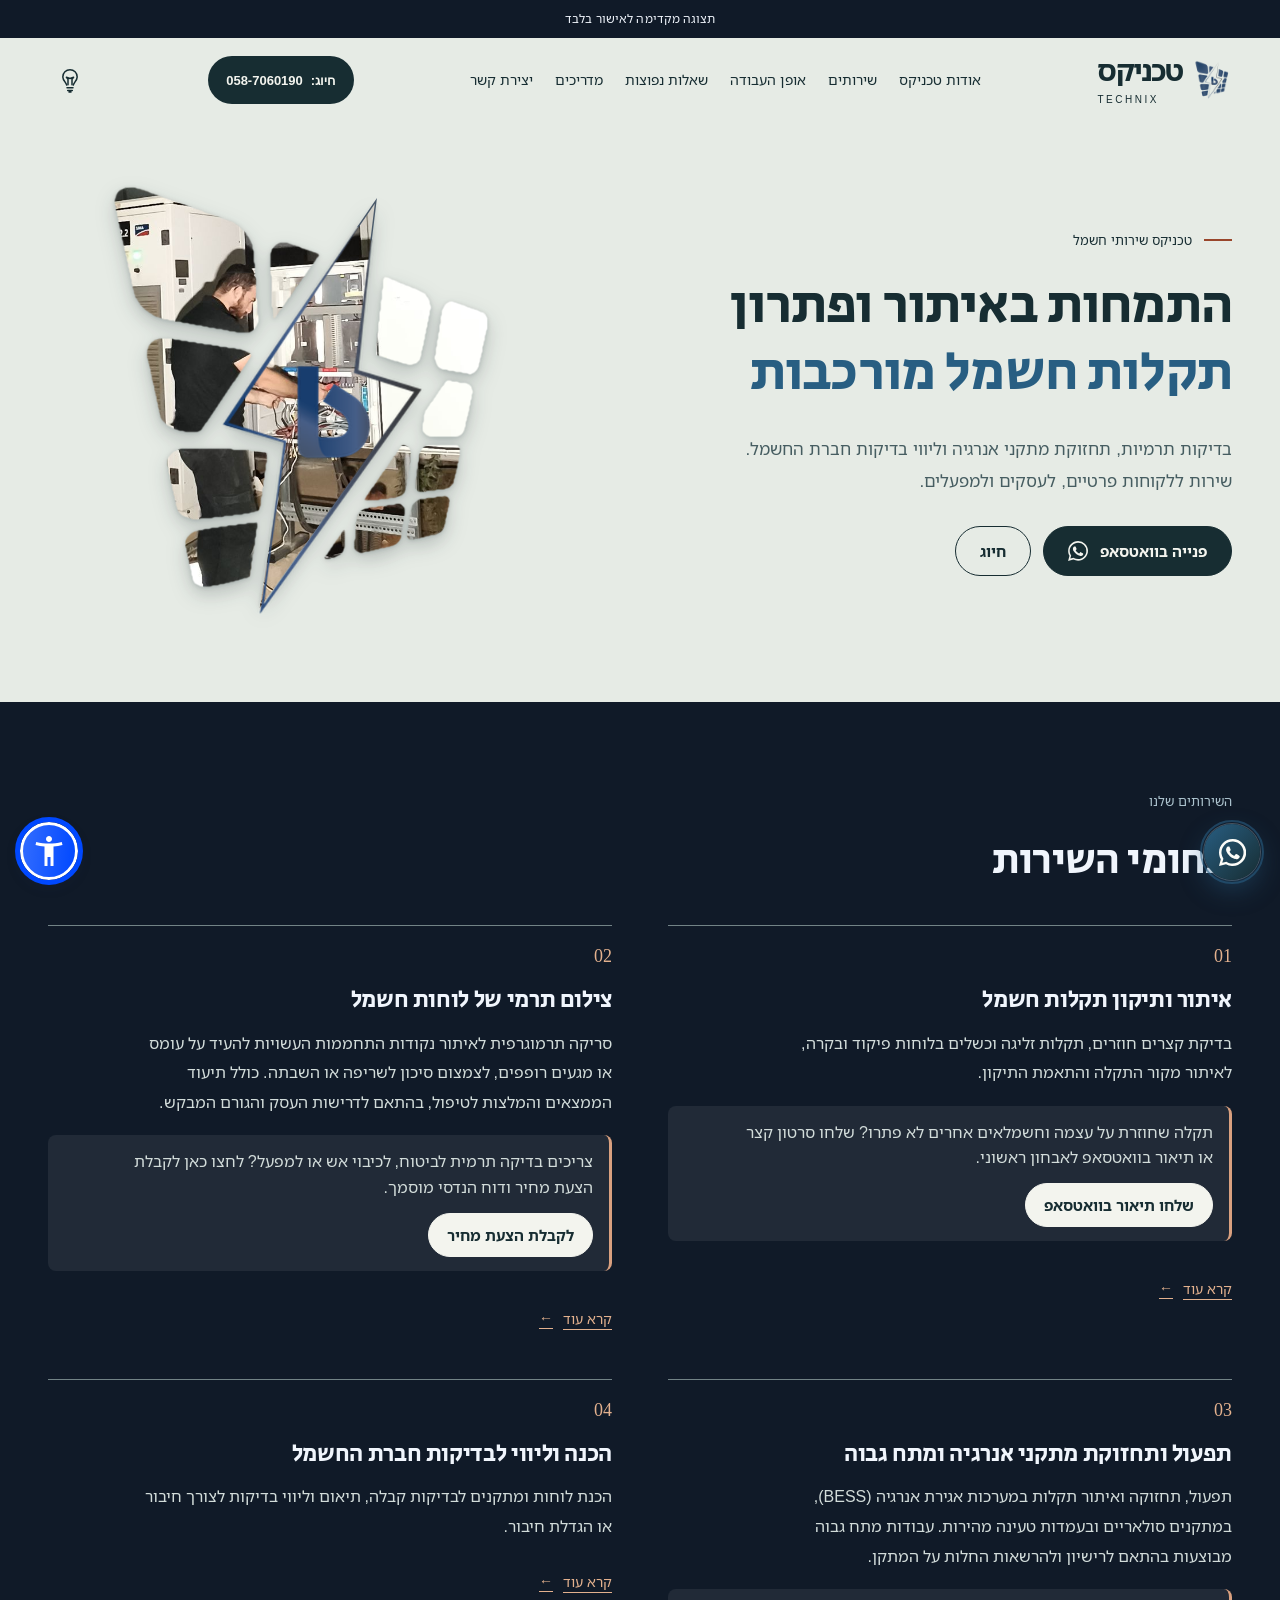
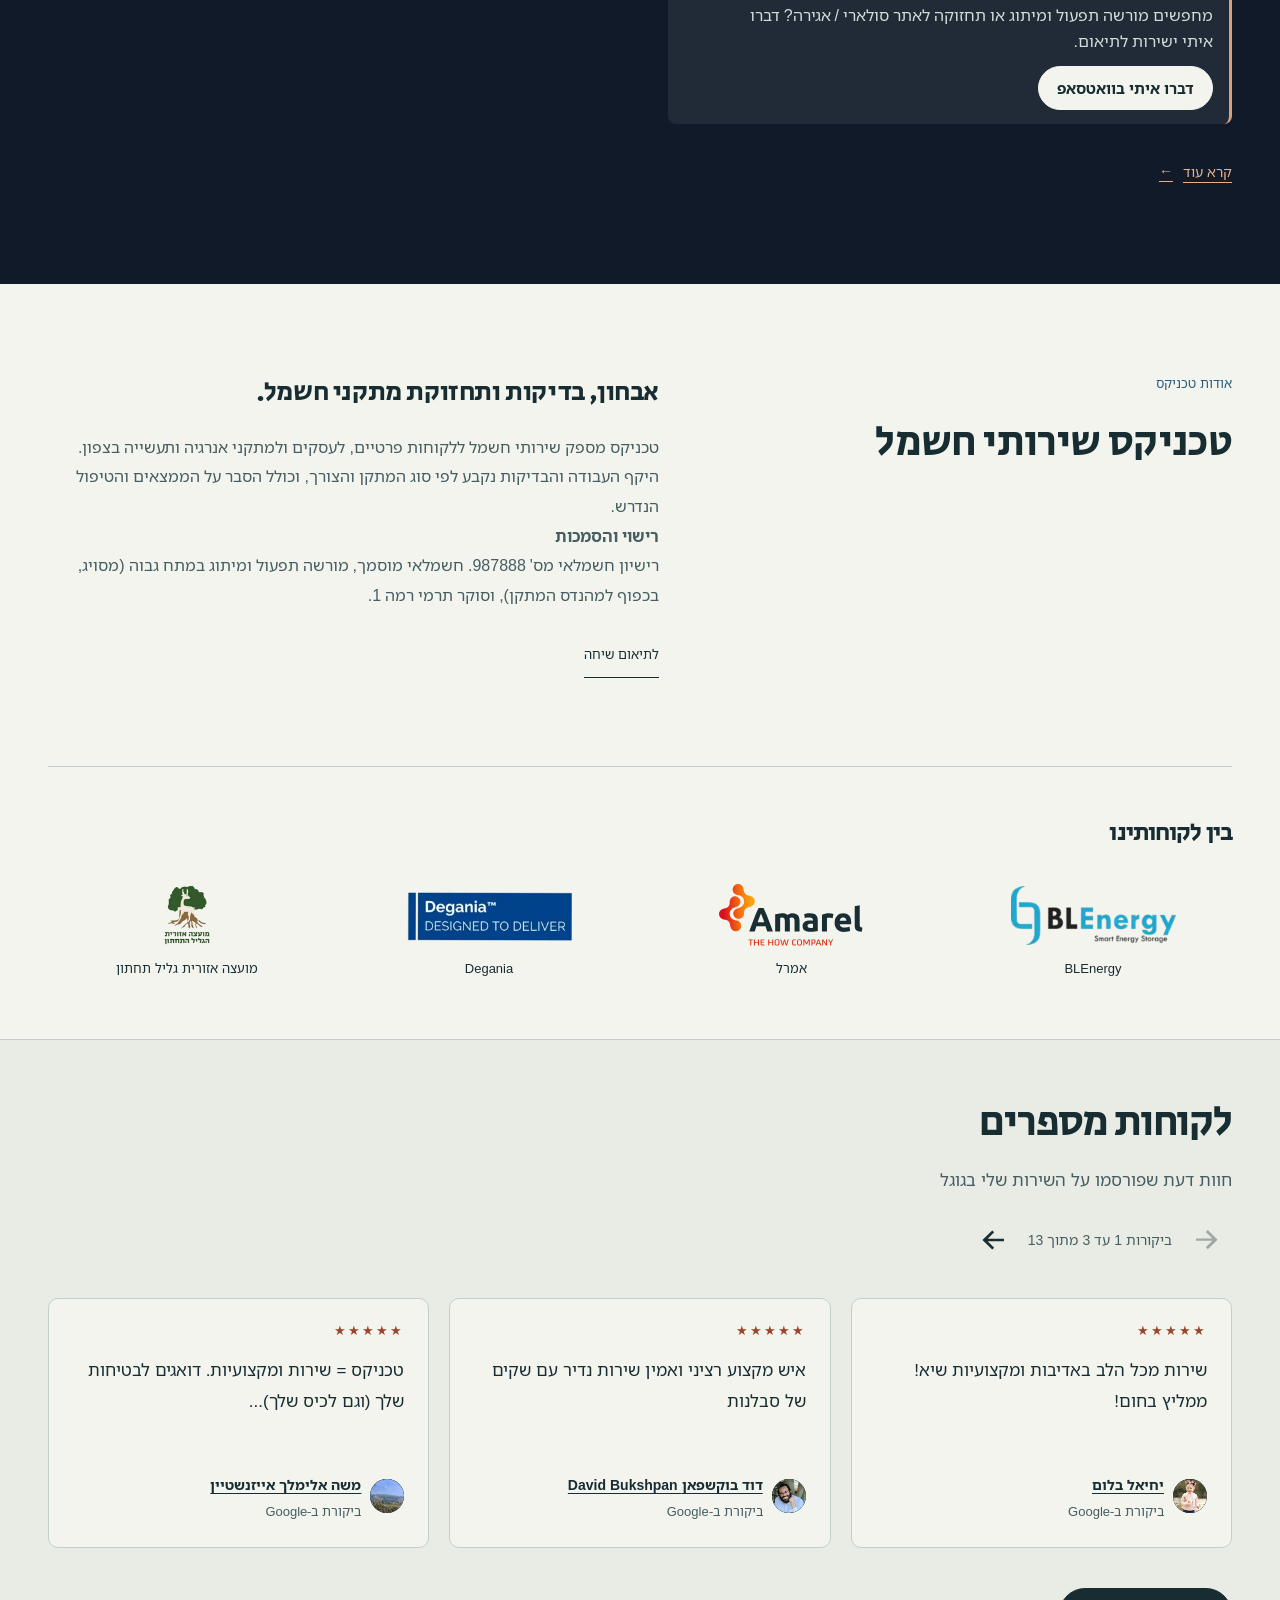
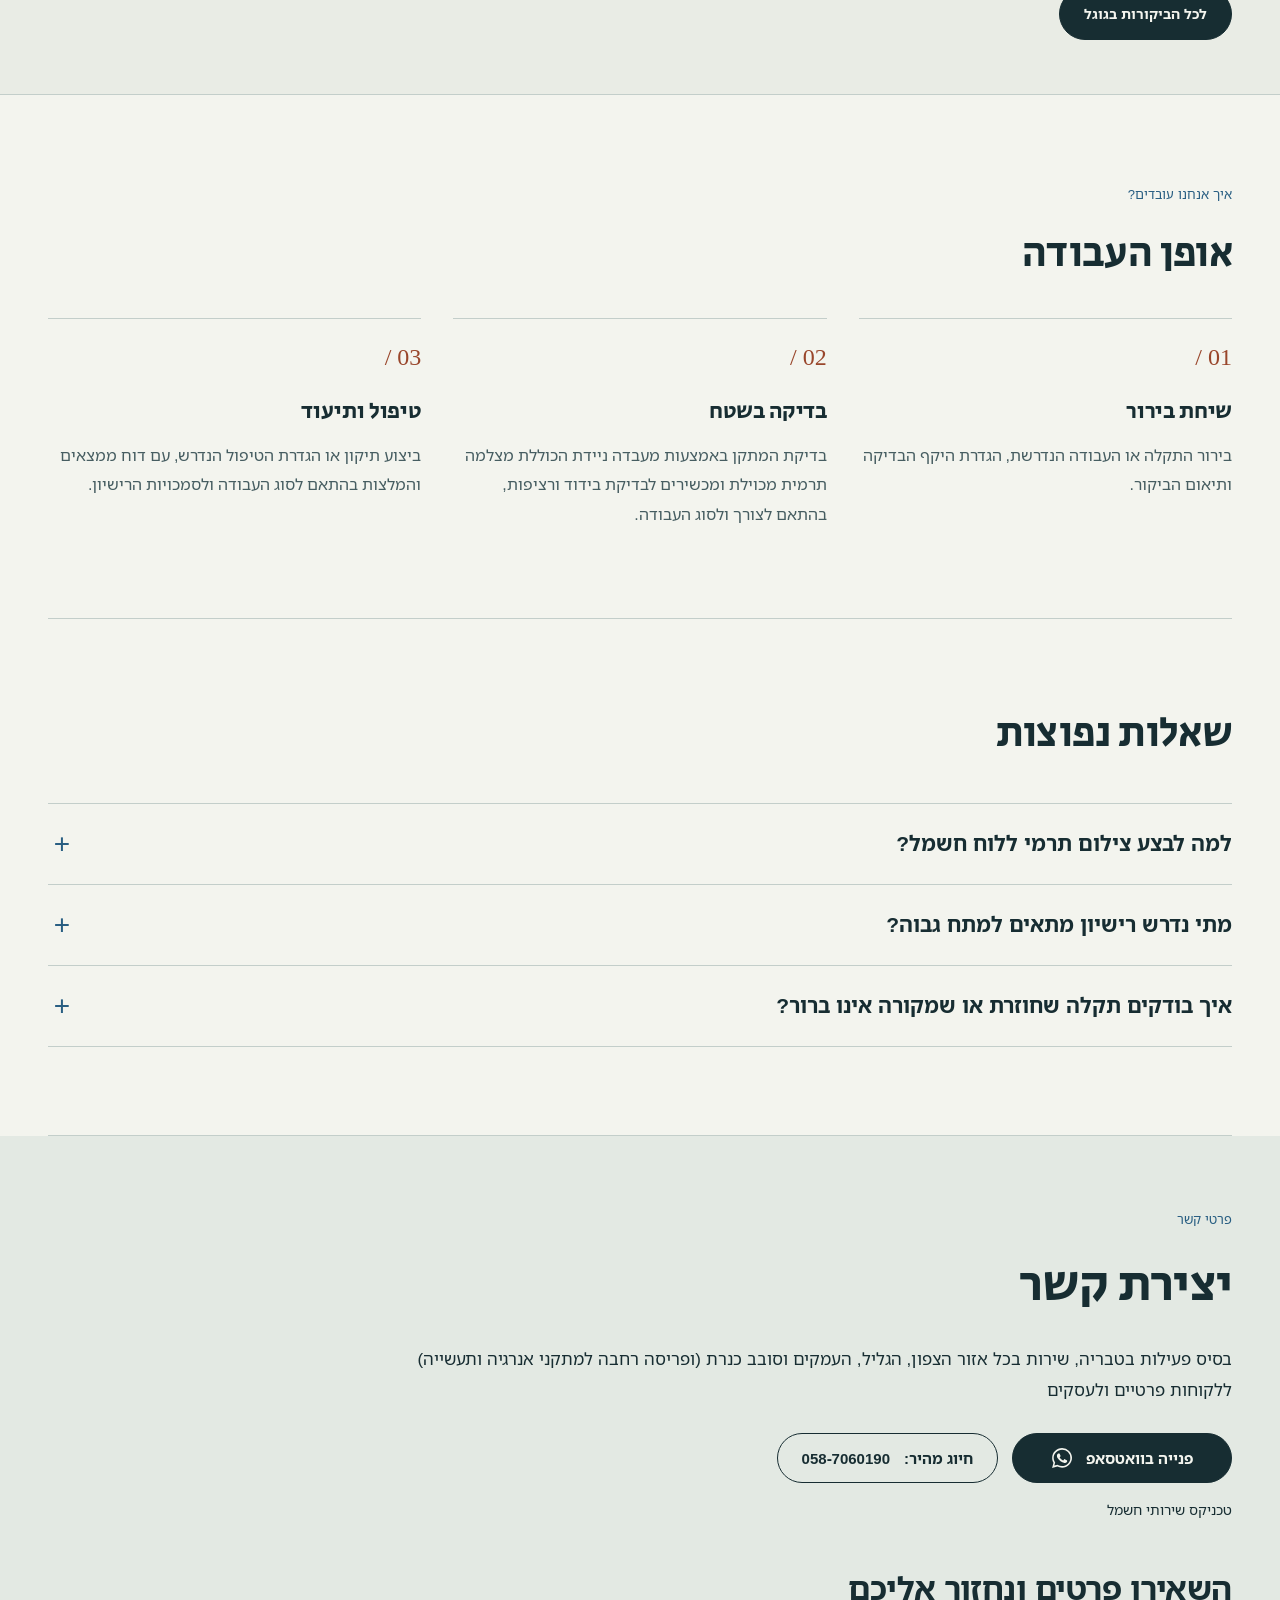
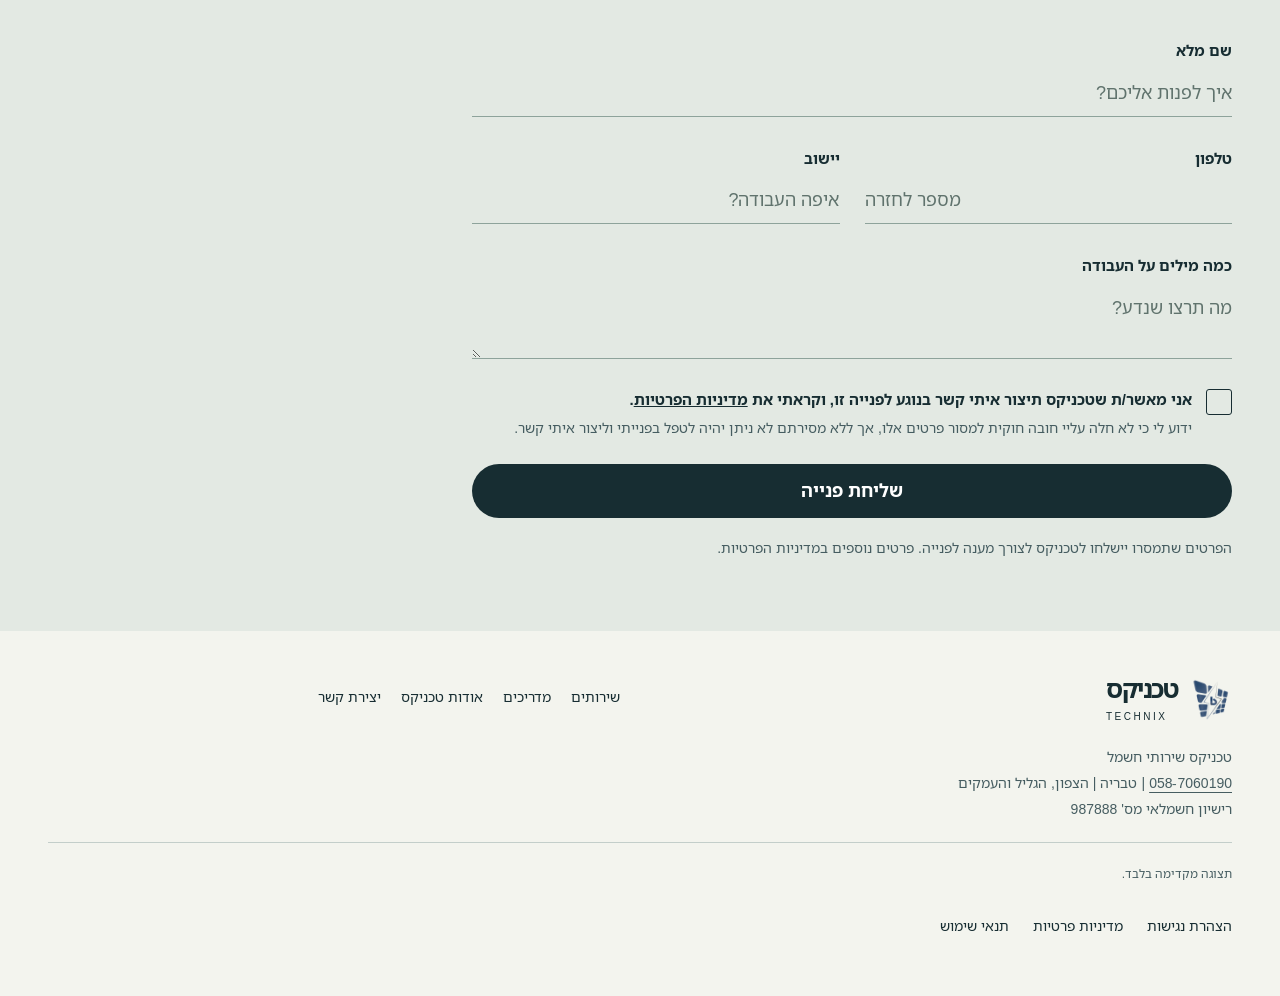
<file: index.html>
<!DOCTYPE html>

<!-- Technix first design review. Portable static build. No external resources, tracking, storage or active form. Source CSS and JS sections are embedded below. Noto font license is preserved in the stylesheet. -->
<html dir="rtl" lang="he">
<head>
<meta charset="utf-8"/>
<meta content="width=device-width, initial-scale=1" name="viewport"/>
<meta content="טכניקס שירותי חשמל. איתור תקלות מורכבות, בדיקות תרמיות ותחזוקת מתקני חשמל ואנרגיה. לפרטים: 058-7060190." name="description"/>
<meta content="default-src 'none'; img-src 'self' data:; font-src data:; style-src 'self' 'unsafe-inline'; script-src 'self' 'sha256-gvgmw3/Mf4HjAXVD9QVxf5E18RcebCpg6BMDQO+u/cg='; connect-src 'self'; form-action 'none'; base-uri 'none'" http-equiv="Content-Security-Policy"/>
<meta content="#f3f4ee" name="theme-color"/>
<title>טכניקס שירותי חשמל | איתור תקלות, בדיקות תרמיות ותחזוקה</title>
<link href="[data-uri]" rel="icon"/>
<style>
/* Noto font redistribution license
Format: https://www.debian.org/doc/packaging-manuals/copyright-format/1.0/
Upstream-Name: Noto
Upstream-Contact: https://github.com/googlei18n/noto-fonts/issues
 http://groups.google.com/group/noto-font
Source: https://github.com/googlei18n/noto-fonts

Files: *
Copyright:
  2010,2012-2020, Google Inc.
  2015-2020, Google LLC.
License-Grant:
 This Font Software is licensed under the SIL Open Font License,
 Version 1.1.
License: OFL-1.1

Files:
 debian/*
Copyright:
  2013-2020, Jonas Smedegaard <dr@jones.dk>
  2020, Purism, SPC
  2013, Vasudev Kamath <kamathvasudev@gmail.com>
License-Grant:
 This program is free software;
 you can redistribute it and/or modify it
 under the terms of the GNU General Public License
 as published by the Free Software Foundation;
 either version 3, or (at your option) any later version.
License: GPL-3+

Files:
 debian/NotoMono/NotoMono-Regular.ttf
Copyright:
  2007, Google Inc.
License-Grant:
 This Font Software is licensed under the SIL Open Font License,
 Version 1.1.
License: OFL-1.1

License: OFL-1.1
 PREAMBLE
 .
 The goals of the Open Font License (OFL) are to stimulate
 worldwide development of collaborative font projects,
 to support the font creation efforts
 of academic and linguistic communities,
 and to provide a free and open framework
 in which fonts may be shared and improved
 in partnership with others.
 .
 The OFL allows the licensed fonts to be used, studied,
 modified and redistributed freely
 as long as they are not sold by themselves.
 The fonts, including any derivative works,
 can be bundled, embedded,
 redistributed and/or sold with any software
 provided that any reserved names are not used
 by derivative works.
 The fonts and derivatives, however,
 cannot be released under any other type of license.
 The requirement for fonts to remain under this license
 does not apply to any document
 created using the fonts or their derivatives.
 .
 DEFINITIONS
 .
 "Font Software" refers to the set of files
 released by the Copyright Holder(s) under this license
 and clearly marked as such.
 This may include source files, build scripts and documentation.
 .
 "Reserved Font Name" refers to any names specified as such
 after the copyright statement(s).
 .
 "Original Version" refers to the collection
 of Font Software components
 as distributed by the Copyright Holder(s).
 .
 "Modified Version" refers to any derivative
 made by adding to, deleting, or substituting --
 in part or in whole --
 any of the components of the Original Version,
 by changing formats
 or by porting the Font Software to a new environment.
 .
 "Author" refers to any designer, engineer, programmer,
 technical writer or other person
 who contributed to the Font Software.
 .
 PERMISSION & CONDITIONS
 .
 Permission is hereby granted, free of charge,
 to any person obtaining a copy of the Font Software,
 to use, study, copy, merge, embed, modify, redistribute,
 and sell modified and unmodified copies of the Font Software,
 subject to the following conditions:
 .
 1) Neither the Font Software nor any of its individual components,
 in Original or Modified Versions,
 may be sold by itself.
 .
 2) Original or Modified Versions of the Font Software
 may be bundled, redistributed and/or sold with any software,
 provided that each copy contains the above copyright notice
 and this license.
 These can be included either as stand-alone text files,
 human-readable headers or in the appropriate
 machine-readable metadata fields within text or binary files
 as long as those fields can be easily viewed by the user.
 .
 3) No Modified Version of the Font Software may use
 the Reserved Font Name(s)
 unless explicit written permission is granted
 by the corresponding Copyright Holder.
 This restriction only applies to the primary font name
 as presented to the users.
 .
 4) The name(s) of the Copyright Holder(s)
 or the Author(s) of the Font Software
 shall not be used to promote,
 endorse or advertise any Modified Version,
 except to acknowledge the contribution(s)
 of the Copyright Holder(s) and the Author(s)
 or with their explicit written permission.
 .
 5) The Font Software,
 modified or unmodified, in part or in whole,
 must be distributed entirely under this license,
 and must not be distributed under any other license.
 The requirement for fonts to remain under this license
 does not apply to any document
 created using the Font Software.
 .
 TERMINATION
 .
 This license becomes null and void
 if any of the above conditions are not met.
 .
 DISCLAIMER
 .
 THE FONT SOFTWARE IS PROVIDED "AS IS",
 WITHOUT WARRANTY OF ANY KIND, EXPRESS OR IMPLIED,
 INCLUDING BUT NOT LIMITED TO
 ANY WARRANTIES OF MERCHANTABILITY,
 FITNESS FOR A PARTICULAR PURPOSE AND NONINFRINGEMENT
 OF COPYRIGHT, PATENT, TRADEMARK, OR OTHER RIGHT.
 IN NO EVENT SHALL THE COPYRIGHT HOLDER BE LIABLE
 FOR ANY CLAIM, DAMAGES OR OTHER LIABILITY,
 INCLUDING ANY GENERAL, SPECIAL, INDIRECT,
 INCIDENTAL, OR CONSEQUENTIAL DAMAGES,
 WHETHER IN AN ACTION OF CONTRACT, TORT OR OTHERWISE,
 ARISING FROM, OUT OF THE USE OR INABILITY TO USE
 THE FONT SOFTWARE OR FROM OTHER DEALINGS IN THE FONT SOFTWARE.

License: GPL-3+
License-Reference: /usr/share/common-licenses/GPL-3

*/
@font-face{font-family:Technix Hebrew;src:url('[data-uri]') format('truetype');font-weight:400;font-style:normal;font-display:swap}@font-face{font-family:Technix Hebrew;src:url('[data-uri]') format('truetype');font-weight:700;font-style:normal;font-display:swap}
:root{--paper:#f3f4ee;--ink:#172d32;--blue:#285e82;--orange:#99462b;--muted:#53666a;--rule:#ccd5d1;--light:#e6ebe5;--white:#fcfcf8}*{box-sizing:border-box}html{scroll-behavior:smooth;scroll-padding-top:24px}body{margin:0;background:var(--paper);color:var(--ink);font-family:'Technix Hebrew',Arial,sans-serif;font-size:16px;line-height:1.8}a{color:inherit;text-decoration:none}button,input,textarea{font:inherit}button,a,input,textarea{-webkit-tap-highlight-color:transparent}a:focus-visible,button:focus-visible,input:focus-visible,textarea:focus-visible{outline:3px solid var(--orange);outline-offset:5px}p,h1,h2,h3,figure{margin:0}h1,h2,h3{line-height:1.22}h1,h2{letter-spacing:-.055em}h2{font-size:clamp(34px,4vw,49px);font-weight:400}h3{font-size:23px;font-weight:700;letter-spacing:-.035em}.wrap{width:min(1184px,calc(100% - 96px));margin-inline:auto}.review-bar{background:var(--ink);color:#f3f4ee;text-align:center;padding:8px 20px;font-size:11px;letter-spacing:.01em}.review-bar span{margin-inline:12px}.site-header{display:flex;align-items:center;justify-content:space-between;min-height:112px;border-bottom:1px solid var(--rule);gap:20px}.brand{display:flex;gap:12px;align-items:center}.brand img{mix-blend-mode:multiply;object-fit:contain}.brand strong{font-size:30px;letter-spacing:-.06em;line-height:1.1;display:block}.brand small{display:block;font:10px/1.5 Arial,sans-serif;letter-spacing:.25em;margin-top:6px}.site-header nav{display:flex;align-items:center;gap:36px;font-size:13px}.site-header nav a{padding-block:13px}.site-header nav a:hover,.text-link:hover{color:var(--orange)}.site-header nav .nav-contact{border-bottom:1px solid var(--ink);margin-inline-start:28px;padding-inline:0;display:flex;gap:24px}.menu-button{display:none}.eyebrow{font-size:12px;letter-spacing:.025em;display:flex;align-items:center;gap:12px}.small-line{width:28px;height:2px;background:var(--orange)}.hero{padding-top:66px}.hero h1{font-size:clamp(48px,6.2vw,83px);font-weight:400;margin-top:24px;line-height:1.2}.hero h1 span{color:var(--blue)}.hero-bottom{display:flex;align-items:flex-end;gap:54px;margin-top:36px}.hero-bottom p{font-size:16px;line-height:1.9;color:var(--muted)}.button{display:inline-flex;align-items:center;justify-content:space-between;gap:42px;min-height:52px;padding:12px 23px;border:1px solid transparent;font-size:13px;font-weight:700;cursor:pointer;transition:background .2s,color .2s}.button-dark{background:var(--ink);color:var(--paper)}.button-dark:hover{background:var(--blue)}.button span{font-size:23px;line-height:1}.hero-footnote{font-size:11px;color:var(--muted);margin-inline-start:auto;writing-mode:vertical-rl}.work-stage{height:264px;margin-top:48px;position:relative;background:var(--light);overflow:hidden;border:1px solid var(--rule)}.work-grid{position:absolute;inset:0;opacity:.24;direction:ltr;background-image:linear-gradient(#a6b9b326 1px,transparent 1px),linear-gradient(90deg,#a6b9b326 1px,transparent 1px);background-size:24px 24px}.work-grid svg{width:100%;height:100%;stroke:var(--blue);stroke-width:1}.photo-placeholder{position:absolute;inset:0;display:flex;align-items:center;justify-content:center;gap:20px;font-size:22px;letter-spacing:-.025em}.photo-placeholder>span:last-child{background:var(--light);padding:8px 12px}.photo-placeholder small{display:block;font-size:12px;letter-spacing:0;margin-top:4px;color:var(--muted)}.crosshair{font:32px/1 Arial;color:var(--orange)}.work-stage figcaption{position:absolute;bottom:14px;inset-inline:20px;display:flex;justify-content:space-between;gap:16px;color:var(--muted);font-size:10px}.work-stage figcaption [lang=en]{letter-spacing:.12em}.section-space{padding-block:90px}.approach{display:grid;grid-template-columns:1fr 1.1fr;gap:100px}.section-heading .eyebrow,.knowledge-heading .eyebrow{color:var(--blue);margin-bottom:22px}.values{border-top:1px solid var(--rule)}.values article{position:relative;border-bottom:1px solid var(--rule);padding:23px 55px 23px 0}.index{position:absolute;right:0;top:26px;color:var(--orange);font:11px Arial;direction:ltr}.values p{font-size:13px;margin-top:10px;max-width:350px;color:var(--muted)}.audience{background:var(--ink);color:var(--paper)}.audience-inner{display:grid;grid-template-columns:1fr 1.1fr;gap:100px;padding-block:72px}.audience .eyebrow{color:#adc4cf;margin-bottom:22px}.audience-types{display:grid;grid-template-columns:1fr 1fr;gap:30px}.audience-types>div{border-top:1px solid #728386;padding-top:16px}.audience-types>div>span{display:block;color:#d69b77;font-size:25px;margin-bottom:28px}.audience-types p{font-size:13px;color:#c0cccb;margin-top:9px}.audience-types .draft-note{grid-column:1/-1;font-size:11px;color:#c0cccb;max-width:390px}.about{display:grid;grid-template-columns:1fr 1.1fr;gap:100px;border-bottom:1px solid var(--rule)}.lead{font-size:26px;line-height:1.5;letter-spacing:-.03em;margin-bottom:20px}.about-copy>p:not(.lead){max-width:410px;font-size:14px;color:var(--muted)}.draft-note{font-size:12px!important;color:var(--muted);margin-top:18px}.text-link{display:inline-flex;align-items:center;gap:40px;padding-block:10px;border-bottom:1px solid var(--ink);font-size:13px;margin-top:20px}.knowledge-heading{display:flex;justify-content:space-between;gap:50px;align-items:flex-end}.knowledge-heading>p{max-width:250px;color:var(--muted);font-size:14px}.knowledge-grid{display:grid;grid-template-columns:1fr 1fr;gap:50px;margin-top:42px}.knowledge-grid article{padding:30px;border:1px solid var(--rule);background:var(--white)}.status-label{font-size:10px;color:var(--blue);display:block;margin-bottom:32px}.knowledge-grid h3{font-size:29px;font-weight:400;margin-bottom:20px;line-height:1.4}.knowledge-grid article>p{font-size:13px;color:var(--muted);max-width:370px}.slot-rule{display:block;height:1px;background:var(--rule);margin-block:32px}.knowledge-grid small{font-size:11px;color:var(--muted);display:block}.tool fieldset{border:0;margin:22px 0 0;padding:0}.tool label{display:flex;align-items:center;gap:12px;min-height:45px;font-size:13px;cursor:pointer;border-bottom:1px solid var(--rule)}.tool input{width:18px;height:18px;accent-color:var(--blue);flex:none}.tool .checklist-status{margin-block:14px;font-size:11px;color:var(--blue)}.contact{background:#e3e9e3}.contact-inner{padding-block:72px;display:grid;grid-template-columns:1fr 1.1fr;gap:100px}.contact-title .eyebrow{color:var(--blue);margin-bottom:22px}.contact-title h2{font-size:clamp(42px,4.5vw,60px)}.contact-title>p:not(.eyebrow){margin-top:24px;font-size:14px}.contact-pending{font-size:11px;color:var(--muted);margin-top:30px;max-width:290px;border-inline-start:2px solid var(--orange);padding-inline-start:16px}.form-heading h3{font-size:20px}.form-heading span{font-size:11px;color:var(--orange)}#contact-form>p{font-size:11px;color:var(--muted);margin-top:14px}#contact-form fieldset{border:0;padding:0;margin:25px 0 0}#contact-form label{font-size:12px;display:block;margin-bottom:6px}#contact-form input,#contact-form textarea{display:block;resize:vertical;min-height:44px;width:100%;background:transparent;border:0;border-bottom:1px solid #a5b6ae;border-radius:0;padding:7px 0;color:var(--ink);font-size:13px;margin-bottom:24px;opacity:1}#contact-form input::placeholder,#contact-form textarea::placeholder{color:#60736d;opacity:1}.form-row{display:grid;grid-template-columns:1fr 1fr;gap:25px}#contact-form .button{background:#b8c5bb;color:#344c43;width:100%;cursor:not-allowed;border:0}#contact-form .form-note{font-size:10px;margin-top:12px}.site-footer{display:flex;align-items:center;gap:30px;padding-block:36px;flex-wrap:wrap}.site-footer .brand strong{font-size:25px}.site-footer>p{font-size:11px;color:var(--muted)}.site-footer>a:not(.brand){margin-inline-start:auto;font-size:11px}.site-footer>small{width:100%;font-size:10px;color:var(--muted);border-top:1px solid var(--rule);padding-top:14px;margin-top:10px}.skip-link{position:absolute;top:-100px;right:20px;z-index:10;background:var(--white);padding:10px 20px}.skip-link:focus{top:10px}.sr-only{position:absolute;width:1px;height:1px;padding:0;margin:-1px;overflow:hidden;clip:rect(0,0,0,0);white-space:nowrap;border:0}
@media(min-width:1440px){.hero{padding-top:80px}.hero h1{font-size:88px}}
@media(max-width:900px){.wrap{width:calc(100% - 56px)}.site-header nav{gap:20px}.site-header nav .nav-contact{margin-inline-start:0}.hero h1{font-size:62px}.hero-bottom{gap:30px}.approach,.about,.audience-inner,.contact-inner{gap:48px}.knowledge-grid{gap:24px}.section-space{padding-block:65px}}
@media(max-width:660px){html{scroll-padding-top:16px}.wrap{width:calc(100% - 40px)}.review-bar{font-size:9px;line-height:1.7;padding:7px 22px}.review-bar span{margin-inline:5px}.site-header{min-height:88px;position:relative;flex-wrap:wrap;gap:0}.brand strong{font-size:27px}.brand img{width:34px;height:34px}.brand small{font-size:9px}.js .menu-button{display:flex;align-items:center;gap:14px;border:0;background:none;padding:12px 0;font-size:12px;color:var(--ink);min-height:44px}.menu-button span{font-size:18px}.site-header nav{display:flex;flex-direction:column;align-items:stretch;gap:0;width:100%;padding-bottom:20px}.js .site-header nav{display:none}.js .site-header nav.is-open{display:flex}.site-header nav a{border-top:1px solid var(--rule);min-height:48px;font-size:14px}.site-header nav .nav-contact{justify-content:space-between}.hero{padding-top:36px}.eyebrow{font-size:10px;gap:9px}.small-line{width:20px}.hero h1{font-size:clamp(38px,9.9vw,60px);margin-top:24px;line-height:1.28;letter-spacing:-.065em}.hero-bottom{display:grid;gap:24px;margin-top:24px}.hero-bottom p{font-size:14px;line-height:1.85}.hero-bottom .button{justify-self:start;min-height:50px;gap:30px;padding-inline:20px;font-size:12px}.hero-footnote{display:none}.work-stage{margin-top:32px;height:212px}.work-grid svg{width:200%;max-width:none;margin-left:-50%}.photo-placeholder{gap:8px;font-size:19px}.photo-placeholder small{font-size:10px;max-width:210px}.crosshair{font-size:24px}.work-stage figcaption{inset-inline:12px;font-size:9px}.work-stage figcaption [lang=en]{display:none}.section-space{padding-block:52px}h2{font-size:34px;line-height:1.3;letter-spacing:-.055em}.approach,.about,.audience-inner,.contact-inner{grid-template-columns:1fr;gap:30px}.section-heading .eyebrow,.knowledge-heading .eyebrow{margin-bottom:15px}.values article{padding-block:22px;padding-right:42px}.values h3{font-size:21px}.values p{font-size:12px}.audience-inner{padding-block:48px;gap:35px}.audience-types{gap:20px}.audience-types h3{font-size:20px}.audience-types>div>span{margin-bottom:18px}.audience-types .draft-note{font-size:10px!important}.about{gap:26px}.lead{font-size:23px;margin-bottom:18px}.about-copy>p:not(.lead){font-size:13px}.knowledge-heading{display:block}.knowledge-heading>p{margin-top:20px;max-width:290px;font-size:13px}.knowledge-grid{grid-template-columns:1fr;gap:20px;margin-top:28px}.knowledge-grid article{padding:25px}.status-label{margin-bottom:23px}.knowledge-grid h3{font-size:27px}.contact-inner{padding-block:48px;gap:38px}.contact-title h2{font-size:45px}.contact-pending{margin-top:22px}.form-heading h3{font-size:18px}.form-row{gap:18px}.site-footer{gap:20px;padding-block:28px}.site-footer>p{font-size:10px}.site-footer>a:not(.brand){margin-inline-start:0;width:100%;min-height:44px;padding-block:10px}.site-footer>small{margin-top:0}.tool label{min-height:48px}}
@media(prefers-reduced-motion:reduce){html{scroll-behavior:auto}*,*::before,*::after{transition:none!important;animation:none!important}}


.hero h1{max-width:1120px;font-size:clamp(43px,5.2vw,70px)}.hero-bottom{align-items:center;justify-content:space-between;gap:32px}.hero-bottom>p{max-width:490px}.cta-group{display:flex;flex-wrap:wrap;gap:12px}.button-outline{border-color:var(--ink);background:transparent;color:var(--ink);gap:16px}.button-outline:hover{background:var(--light)}.services-inner{padding-block:72px}.services-inner>.eyebrow{color:#adc4cf;margin-bottom:22px}.services-grid{display:grid;grid-template-columns:1fr 1fr;gap:40px 56px;margin-top:42px}.services-grid article{border-top:1px solid #728386;padding-top:20px}.service-number{display:block;font:12px Arial;color:#e3b18e;margin-bottom:24px}.services-grid h3{font-size:25px;line-height:1.4}.services-grid p{font-size:14px;color:#d2dcda;max-width:480px;margin-top:14px}.process{border-bottom:1px solid var(--rule)}.process-grid{list-style:none;display:grid;grid-template-columns:repeat(3,1fr);gap:32px;padding:0;margin:42px 0 0}.process-grid li{border-top:1px solid var(--rule);padding-top:20px}.process-grid li>span{font:12px Arial;color:var(--orange)}.process-grid h3{margin-top:20px;font-size:23px}.process-grid p{font-size:14px;color:var(--muted);margin-top:14px}.faq{display:grid;grid-template-columns:1fr 1.1fr;gap:100px;border-bottom:1px solid var(--rule)}.faq-list{border-top:1px solid var(--rule)}.faq details{border-bottom:1px solid var(--rule)}.faq summary{cursor:pointer;font-size:18px;line-height:1.6;font-weight:700;padding:22px 0;display:flex;justify-content:space-between;gap:20px;list-style:none}.faq summary::-webkit-details-marker{display:none}.faq summary:focus-visible{outline:3px solid var(--orange);outline-offset:4px}.faq details p{font-size:14px;color:var(--muted);padding:0 0 25px}.faq-icon{font:24px Arial;color:var(--blue);flex:none}.faq details[open] .faq-icon{transform:rotate(45deg)}.contact-actions{display:flex;flex-wrap:wrap;gap:12px;margin-top:28px}.contact-actions p{width:100%;font-size:12px}.contact-actions .button{gap:18px}.draft-note{line-height:1.9}.button{min-height:48px}.review-bar{font-size:12px}.site-footer>p a{text-decoration:underline;text-underline-offset:4px}.nav-contact{white-space:nowrap}
@media(min-width:1440px){.hero h1{font-size:76px}}@media(max-width:1000px){.site-header nav{gap:18px}.site-header nav .nav-contact{margin-inline-start:0}.hero-bottom{align-items:flex-start;flex-direction:column}.faq{gap:48px}}@media(max-width:660px){.hero h1{font-size:clamp(36px,9.4vw,52px);line-height:1.3}.hero h1 br{display:none}.hero h1 span{display:block}.hero-bottom{display:flex}.cta-group{width:100%}.cta-group .button{width:100%;justify-content:space-between}.hero-bottom .button{min-height:52px;font-size:14px}.services-inner{padding-block:48px}.services-grid,.process-grid{grid-template-columns:1fr;gap:30px}.services-grid{margin-top:32px}.services-grid h3{font-size:24px}.service-number{margin-bottom:16px}.process-grid{margin-top:30px}.faq{grid-template-columns:1fr;gap:28px}.faq summary{font-size:17px;min-height:60px}.review-bar{font-size:11px}.contact-actions{flex-direction:column}.contact-actions .button{font-size:14px}.site-header nav a{font-size:15px}}


/* Compact review ribbon and softly rounded site components. */
.button,button,.nav-contact{border-radius:999px}.work-stage,.knowledge-grid article,#contact-form{border-radius:20px;overflow:hidden}.services-grid{gap:18px}.services-grid article{border:1px solid #607274;border-radius:18px;padding:26px;background:#ffffff05}.service-number{margin-bottom:18px}.values article{border:1px solid var(--rule);border-radius:16px;margin-bottom:12px;padding:22px 46px 22px 20px}.values article .index{right:16px;top:26px}.process-grid li{border:1px solid var(--rule);border-radius:18px;padding:24px}.faq details{border:1px solid var(--rule);border-radius:14px;margin-bottom:10px;padding-inline:18px}.faq-list{border-top:0}.faq details p{padding-bottom:20px}.contact input,.contact textarea{border-radius:10px;padding-inline:12px}.tool label{border-radius:10px}.reviews{padding-block:30px;background:#e9ece5;border-block:1px solid var(--rule);overflow:hidden}.reviews-heading{display:flex;align-items:center;justify-content:space-between;gap:20px}.reviews-heading .eyebrow{display:none}.reviews-heading h2{font-size:26px;line-height:1.4;letter-spacing:-.035em}.reviews-actions{flex:none}.reviews-source{font-size:12px;text-decoration:underline;text-underline-offset:4px;min-height:44px;display:inline-flex;align-items:center;gap:10px}.reviews-caption{font-size:10px;color:var(--muted);margin-top:4px}.reviews-window{direction:ltr;margin-top:18px;overflow-x:auto;overscroll-behavior-x:contain;scrollbar-width:thin;scroll-snap-type:x proximity;padding-bottom:7px}.reviews-track{display:flex;width:max-content;min-width:100%;direction:rtl;transform:none}.reviews-group{list-style:none;padding:0 24px;margin:0;display:flex;gap:12px;direction:rtl}.review-card{width:262px;flex:none;direction:rtl;background:#f3f4ee;border:1px solid #d3dbd4;border-radius:18px;padding:18px;display:flex;flex-direction:column;min-height:190px;scroll-snap-align:center}.review-stars{color:#9b4c22;font:13px Arial;letter-spacing:2px;direction:ltr;align-self:flex-start}.review-card blockquote{margin:12px 0 16px;font-size:14px;line-height:1.8;flex:1}.review-card blockquote p{margin:0}.review-author{display:flex;align-items:center;gap:9px}.review-avatar{background:var(--blue);color:#fff;width:28px;height:28px;border-radius:50%;display:grid;place-items:center;font-size:12px;flex:none}.review-author a{font-size:11px;font-weight:700;text-decoration:underline;text-underline-offset:3px;display:block;line-height:1.8}.review-author div>span{font-size:10px;color:var(--muted);display:block}.reviews.is-enhanced .reviews-track{animation:reviews-drift 140s linear infinite}.reviews.is-enhanced .reviews-window{overflow-x:hidden}.reviews.is-enhanced .reviews-window:has(:focus-visible){overflow-x:auto}.reviews-track{direction:ltr}.reviews-group{direction:ltr;padding:0 12px 0 0}.reviews-window:has(:focus-visible) .reviews-track{animation:none!important;transform:none!important}@keyframes reviews-drift{to{transform:translateX(-50%)}}@media(max-width:660px){.reviews{padding-block:24px}.reviews-heading{gap:12px;align-items:center}.reviews-heading h2{font-size:21px;max-width:180px}.reviews-source{font-size:11px;gap:6px}.reviews-caption{line-height:1.7;margin-top:7px}.review-card{width:248px;padding:16px;min-height:182px}.review-card blockquote{font-size:14px}.reviews-group{padding:0 12px 0 0}.reviews-window{margin-top:16px}.services-grid article{padding:22px}.values article{padding-inline-start:44px}.process-grid li{padding:22px}.faq details{padding-inline:14px}}@media(prefers-reduced-motion:reduce){.reviews .reviews-track{animation:none!important;transform:none!important}.reviews.is-enhanced .reviews-window{overflow-x:auto}.reviews-group[aria-hidden="true"]{display:none}}
.clients{padding-block:34px}.clients h2{font-size:25px;line-height:1.4;margin-bottom:22px;letter-spacing:-.035em}.client-grid{display:grid;grid-template-columns:repeat(4,minmax(0,1fr));gap:16px}.client-card{display:flex;flex-direction:column;align-items:center;justify-content:center;gap:12px;min-height:150px;border:1px solid var(--rule);border-radius:18px;background:#fff;padding:20px;text-decoration:none}.client-card:hover{border-color:var(--blue)}.client-card img{max-width:170px;width:100%;height:65px;object-fit:contain}.client-card:last-child img{height:75px}.client-card span{font-size:12px;color:var(--ink);line-height:1.6;text-align:center}.client-card:nth-child(2){background:#192e33}.client-card:nth-child(2) span{color:#fff}.client-card:focus-visible{outline:3px solid var(--orange);outline-offset:4px}@media(max-width:660px){.clients{padding-block:26px}.clients h2{font-size:23px;margin-bottom:18px}.client-grid{grid-template-columns:repeat(2,minmax(0,1fr));gap:12px}.client-card{padding:16px 12px;min-height:135px;gap:10px}.client-card img{max-width:145px;height:55px}.client-card:last-child img{height:65px}.client-card span{font-size:11px}}

#contact-form{border-radius:0;overflow:visible}.site-header nav .nav-contact{border-radius:0;overflow:visible;padding:10px 4px 10px 0;min-height:44px;line-height:1.6}.site-header nav .nav-contact::before,.site-header nav .nav-contact::after{border-radius:0}.wa-mark{display:block;flex:none;width:20px;height:20px}.cta-group .button,.contact-actions .button{gap:14px}
.review-avatar img{display:block;width:100%;height:100%;object-fit:cover;border-radius:50%}#guides{padding-block:64px}.guide-grid{display:grid;grid-template-columns:repeat(4,minmax(0,1fr));gap:20px}.guide-grid article{border:1px solid #c5d0cc;border-radius:24px;overflow:hidden;padding:0 18px 18px}.guide-grid img{width:calc(100% + 36px);max-width:none;margin-inline:-18px;height:auto;display:block}.guide-grid h3{font-size:20px;line-height:1.5;margin-block:18px 10px}.guide-grid p,.guide-note{font-size:14px;line-height:1.8}.guide-grid a{color:inherit;text-underline-offset:4px}@media(max-width:1000px){.guide-grid{grid-template-columns:repeat(2,minmax(0,1fr))}}@media(max-width:540px){.guide-grid{grid-template-columns:1fr}}
/* Header blend: centered brand, grouped navigation and contact, shared opening surface. */
.site-header,.hero.wrap{width:100%;padding-inline:max(32px,calc((100% - 1184px)/2));background:var(--light)}
.site-header{display:grid;grid-template-columns:minmax(0,1fr) 180px minmax(0,1fr);gap:26px;min-height:130px;border-bottom:0}
.site-header>.brand{grid-column:2;grid-row:1;justify-self:center;gap:10px}.site-header .brand strong{font-size:34px}.site-header .brand img{width:46px;height:46px}
.site-header nav{grid-column:1;grid-row:1;justify-self:start;gap:14px;font-size:12px;flex-wrap:wrap}.site-header nav a{white-space:nowrap;min-height:44px;display:flex;align-items:center}
.header-actions{grid-column:3;grid-row:1;display:flex;align-items:center;justify-content:flex-end;gap:16px;direction:rtl}.header-phone{font:700 13px Arial,sans-serif;white-space:nowrap;min-height:44px;display:flex;align-items:center;text-underline-offset:5px}.header-phone:hover{text-decoration:underline}.header-actions .button{padding:10px 17px;gap:12px;min-height:44px;font-size:13px}
.hero.wrap{padding-top:38px;padding-bottom:52px}.hero .work-stage{background:var(--paper);margin-top:42px}.hero .button-outline:hover{background:var(--paper)}
@media(max-width:1100px) and (min-width:761px){.site-header{grid-template-columns:1fr 160px 1fr;gap:18px}.site-header nav{gap:4px 16px;font-size:12px}.header-actions{flex-direction:column;gap:0}.header-actions .button{min-height:42px}}
@media(max-width:1100px){.site-header,.hero.wrap{padding-inline:20px}.site-header{grid-template-columns:1fr auto 1fr;min-height:100px;gap:0 12px;padding-block:12px}.site-header>.brand{grid-column:2;grid-row:1}.site-header .brand strong{font-size:27px}.site-header .brand img{width:34px;height:34px}.site-header .brand small{font-size:8px}.js .site-header .menu-button{grid-column:1;grid-row:1;display:flex;align-items:center;justify-self:start;gap:6px;background:transparent;border:0;color:var(--ink);font-size:12px;min-height:44px;padding:8px 0}.header-actions{grid-column:3;grid-row:1;justify-content:flex-end}.header-actions .button{display:none}.header-phone{font-size:11px}.site-header nav{grid-column:1/-1;grid-row:2;width:100%;flex-direction:column;align-items:stretch;padding-bottom:10px;gap:0;justify-self:stretch}.js .site-header nav{display:none}.js .site-header nav.is-open{display:flex}.site-header nav a{min-height:48px;border-top:1px solid var(--rule);font-size:15px}.hero.wrap{padding-top:30px;padding-bottom:30px}.hero .work-stage{margin-top:30px}}
@media(max-width:370px){.site-header{gap:0 7px}.site-header .brand{gap:6px}.site-header .brand img{width:28px;height:28px}.site-header .brand strong{font-size:23px}.header-phone{font-size:10px}.js .site-header .menu-button{font-size:11px}}

/* Review feedback: persistent header and icon-only mobile navigation. */
.site-header>.brand{transform:translateX(2px)}
.site-header{position:sticky;top:0;z-index:30;box-shadow:none}
.site-header.is-scrolled{background:transparent;box-shadow:none}.site-header.is-scrolled::before{content:"";position:absolute;inset:0 0 -38px;background:linear-gradient(to bottom,#e6ebe5 0%,#e6ebe5 52%,#e6ebe5ee 68%,#e6ebe58c 83%,#e6ebe500 100%);z-index:-1;pointer-events:none}
@media(max-width:1100px){.site-header{grid-template-columns:1fr 1fr}.site-header>.brand{grid-column:1;justify-self:start;transform:none}.js .site-header .menu-button{grid-column:2;justify-self:end}.site-header:has(nav.is-open){background:var(--light)}.site-header:has(nav.is-open)::before{display:none}}
html{scroll-padding-top:150px}.skip-link{z-index:60}
@media(max-width:1100px){.header-actions{display:none}.site-header nav{max-height:calc(100dvh - 110px);overflow-y:auto}.menu-button .menu-label{display:none}.js .site-header .menu-button{min-width:44px;justify-content:center}.menu-button span[aria-hidden]{font-size:23px}html{scroll-padding-top:120px}}
@media(max-width:1100px){.site-header{grid-template-columns:1fr 1fr}.site-header>.brand{grid-column:1;justify-self:start;transform:none}.js .site-header .menu-button{grid-column:2;justify-self:end}}
/* Preview feedback: unframed content cards; controls retain their borders. */
.work-stage,.services-grid article,.process-grid li,.review-card,.client-card,.guide-grid article{border:0}
@media(min-width:1101px){.header-actions{display:none}.site-header{grid-template-columns:repeat(3,minmax(0,1fr)) 180px repeat(3,minmax(0,1fr));gap:12px}.site-header>.brand{grid-column:4}.site-header nav{display:contents}.site-header nav a{grid-row:1;justify-content:center;text-align:center;font-size:13px}.site-header nav a:nth-child(1){grid-column:1}.site-header nav a:nth-child(2){grid-column:2}.site-header nav a:nth-child(3){grid-column:3}.site-header nav a:nth-child(4){grid-column:5}.site-header nav a:nth-child(5){grid-column:6}.site-header nav a:nth-child(6){grid-column:7}}

/* Photo gallery uses the original Technix mark, with one shared scene across its cells. */
.brand-gallery{margin:36px 0 0;display:flex;flex-direction:column;align-items:center;gap:14px;padding:14px 0 4px}.brand-scene{position:relative;width:min(100%,440px);aspect-ratio:1}.brand-photo-shade{position:absolute;inset:0;filter:drop-shadow(0 10px 14px rgba(15,32,38,.30)) drop-shadow(0 2px 3px rgba(15,32,38,.28))}.brand-photo-window{position:absolute;inset:0;mask:url('/technix-photo-mask.svg') center/contain no-repeat;-webkit-mask:url('/technix-photo-mask.svg') center/contain no-repeat}.brand-photo{position:absolute;width:100%;height:100%;inset:0;object-fit:cover;object-position:50% 50%;opacity:0;transition:opacity 1.1s ease}.brand-photo.is-active{opacity:1;z-index:2}.brand-photo.is-previous{opacity:1;z-index:1}.brand-photo.is-entering{animation:scene-enter .8s ease both}@keyframes scene-enter{from{opacity:0}to{opacity:1}}.brand-mark-overlay{position:absolute;inset:0;width:100%;height:100%;pointer-events:none}.brand-gallery figcaption{display:flex;flex-direction:column;align-items:center;gap:12px;color:var(--muted);font-size:11px;text-align:center}.gallery-controls{display:flex;justify-content:center;gap:10px}.gallery-controls button{min-height:44px;border:1px solid var(--rule);padding:8px 16px;background:transparent;color:var(--ink);font:inherit;font-size:12px;cursor:pointer}.gallery-controls button:hover{background:var(--paper)}
@media(max-width:760px){.brand-gallery{margin-top:24px}.brand-scene{width:min(100%,340px)}}
@media(prefers-reduced-motion:reduce){.brand-photo{transition:none;animation:none}}

/* Flat FAQ rows, matching the supplied reference within Technix styling. */
.faq{grid-template-columns:1fr;gap:42px}.faq .section-heading .eyebrow{display:none}.faq-list{border-top:1px solid var(--rule)}.faq details{border:0;border-bottom:1px solid var(--rule);border-radius:0;margin:0;padding:0;background:transparent}.faq summary{padding:28px 0;min-height:90px;align-items:center;font-size:22px;gap:28px}.faq-icon{font-size:30px;line-height:1;width:28px;text-align:center;color:var(--blue)}.faq details p{max-width:850px;padding:0 0 28px;font-size:16px;line-height:1.9}@media(max-width:660px){.faq{gap:32px}.faq summary{font-size:20px;min-height:88px;padding:25px 0;gap:22px}.faq details p{font-size:15px}}

/* Unframed service text and larger editorial numerals. */
.services-grid{gap:42px 56px}.services-grid article{border:0;border-radius:0;padding:0;background:transparent;box-shadow:none}.service-number{font-family:Georgia,'Times New Roman',serif;font-size:23px;line-height:1.2;font-weight:400;font-variant-numeric:lining-nums tabular-nums;margin-bottom:18px}@media(max-width:660px){.services-grid{gap:36px}.service-number{font-size:22px}}

/* Service numerals sit softly behind the heading line. */
.services-grid article{position:relative;padding-top:20px;isolation:isolate}.service-number{position:absolute;inset-inline-start:0;top:-9px;font-size:52px;line-height:1;margin:0;color:#e3b18e;opacity:.24;z-index:-1;pointer-events:none}.services-grid h3{position:relative}.services-grid{row-gap:50px}@media(max-width:660px){.services-grid{row-gap:42px}.service-number{font-size:48px;top:-7px}}

/* More translucent scrolled header, with the same soft lower fade. */
.site-header.is-scrolled::before{backdrop-filter:blur(10px);-webkit-backdrop-filter:blur(10px);background:linear-gradient(to bottom,rgba(230,235,229,.86) 0%,rgba(230,235,229,.82) 52%,rgba(230,235,229,.66) 68%,rgba(230,235,229,.34) 83%,rgba(230,235,229,0) 100%)}
.services-grid article{padding-top:0}.service-article-link{display:inline-flex;align-items:center;gap:12px;min-height:44px;margin-top:16px;color:#e3b18e;font-size:14px;text-decoration:underline;text-underline-offset:5px}.service-article-link:hover{color:var(--paper)}.reviews-heading{align-items:flex-start;gap:24px}.reviews-heading h2{font-size:clamp(34px,4vw,49px);font-weight:400}.reviews-caption{font-size:17px;line-height:1.8;margin-top:12px}.reviews-source{background:var(--ink);color:var(--paper);border:1px solid var(--ink);border-radius:999px;padding:12px 24px;min-height:48px;text-decoration:none;font-size:14px;font-weight:700}.reviews-source:hover{background:var(--blue);border-color:var(--blue)}@media(max-width:660px){.reviews-heading{flex-direction:column;align-items:stretch}.reviews-actions,.reviews-source{width:100%}.reviews-source{justify-content:center}.reviews-caption{font-size:16px}}
.reviews-bottom{margin-top:24px}.reviews-bottom .reviews-source{justify-content:center}.reviews-heading{display:block}.reviews-heading h2{max-width:none}
.legal-page{max-width:850px;padding-block:40px 70px}.legal-page h1{margin-bottom:28px}.legal-page h2{margin-top:34px}.legal-page p{margin-block:15px}.footer-policies{display:flex;flex-wrap:wrap;gap:16px;font-size:13px}.asw-menu button:focus-visible,.asw-menu [role=button]:focus-visible,.asw-menu select:focus-visible,.asw-menu a:focus-visible{outline:3px solid #99462b!important;outline-offset:3px!important}.asw-menu{direction:rtl;font-family:Arial,sans-serif!important}.asw-menu-header,.asw-menu-reset-footer-btn{background:#172d32!important}.asw-menu-btn{background:#172d32!important;outline-color:#285e82!important}.asw-menu-btn:focus-visible{outline:4px solid #99462b!important}.asw-menu [data-key=readable-font] span{font-family:Arial,sans-serif!important}.technix-motion-off *, .technix-motion-off *::before,.technix-motion-off *::after{animation:none!important;transition:none!important;scroll-behavior:auto!important}.technix-motion-off .reviews-track{transform:none!important}.technix-motion-off .reviews.is-enhanced .reviews-window{overflow-x:auto!important}.technix-motion-off .reviews-group[aria-hidden=true]{display:none!important}
.site-footer{padding-bottom:100px!important}#contact-form{background:transparent!important;border:0!important;box-shadow:none!important;border-radius:0!important;padding:0!important;margin-top:40px;max-width:640px}#contact-form,#contact-form *{font-family:inherit}#contact-form .form-heading{display:block;margin-bottom:28px}#contact-form .form-heading h3{font-size:clamp(24px,3.2vw,32px);line-height:1.3;margin:0 0 6px;font-weight:700;color:var(--ink)}#contact-form .form-heading span{display:none}#contact-form fieldset{border:0;padding:0;margin:0}#contact-form label{font-size:15px!important;font-weight:600;color:var(--ink);margin-bottom:4px!important}#contact-form input,#contact-form textarea{font-size:18px!important;line-height:1.5;border-radius:0!important;padding:10px 0!important;margin-bottom:28px!important;border-bottom:1.5px solid #8ea39b!important}#contact-form input:focus,#contact-form textarea:focus{border-bottom-color:var(--blue)!important}#contact-form .button{width:100%;min-height:54px;font-size:18px;font-weight:700;margin-top:4px}#contact-form .form-note{font-size:14px;line-height:1.7;color:var(--muted);margin-top:18px}@media(max-width:640px){#contact-form{margin-top:32px}}</style>
<meta content="טכניקס שירותי חשמל | איתור תקלות, בדיקות תרמיות ותחזוקה" property="og:title"/><meta content="טכניקס שירותי חשמל. איתור תקלות מורכבות, בדיקות תרמיות ותחזוקת מתקני חשמל ואנרגיה. לפרטים: 058-7060190." property="og:description"/><meta content="website" property="og:type"/><meta content="he_IL" property="og:locale"/><link rel="stylesheet" href="/design-polish.css">
</head>
<body class="tx-home">
<a class="skip-link" href="#main">דילוג לתוכן</a>
<div aria-label="הערת תצוגה מקדימה" class="review-bar" role="region">תצוגה מקדימה לאישור בלבד</div>
<header class="site-header wrap"><a class="brand" href="#home" title="לראש הדף">
<img alt="" height="42" src="[data-uri]" width="42"/>
<span><strong>טכניקס</strong><small dir="ltr" lang="en">TECHNIX</small></span>
</a><button aria-controls="navigation" aria-expanded="false" class="menu-button" type="button" aria-label="פתיחת תפריט"><span class="menu-label">תפריט</span> <span aria-hidden="true">☰</span></button><nav aria-label="ניווט ראשי" id="navigation"><a href="#about">אודות טכניקס</a><a href="#services">שירותים</a><a href="#process">אופן העבודה</a><a href="#faq">שאלות נפוצות</a><a href="/guides">מדריכים</a><a href="#contact">יצירת קשר</a><a class="menu-contact" href="tel:+972587060190">חיוג מהיר: <bdi>058-7060190</bdi></a><a class="menu-contact" href="https://wa.me/972587060190?text=%D7%A9%D7%9C%D7%95%D7%9D+%D7%99%D7%A9%D7%A8%D7%90%D7%9C%2C+%D7%94%D7%92%D7%A2%D7%AA%D7%99+%D7%9E%D7%94%D7%90%D7%AA%D7%A8.+%D7%90%D7%A9%D7%9E%D7%97+%D7%9C%D7%94%D7%AA%D7%99%D7%99%D7%A2%D7%A5+%D7%9C%D7%92%D7%91%D7%99+">פנייה בוואטסאפ <svg aria-hidden="true" class="wa-mark" focusable="false" height="20" viewbox="0 0 24 24" width="20"><path d="M20.5 3.5A11.8 11.8 0 0 0 12.1 0C5.5 0 .2 5.3.2 11.9c0 2.1.5 4.1 1.6 5.9L.1 24l6.4-1.7c1.7.9 3.6 1.4 5.6 1.4 6.6 0 11.9-5.3 11.9-11.9 0-3.2-1.2-6.1-3.5-8.3ZM12.1 21.7c-1.8 0-3.6-.5-5.1-1.4l-.4-.2-3.8 1 1-3.7-.3-.4A9.8 9.8 0 0 1 2 11.9C2 6.4 6.5 2 12.1 2a9.8 9.8 0 0 1 7 2.9 9.8 9.8 0 0 1 2.9 7c0 5.4-4.5 9.8-9.9 9.8Zm5.4-7.3c-.3-.1-1.8-.9-2.1-1-.3-.1-.5-.1-.7.2-.2.3-.8 1-.9 1.2-.2.2-.3.2-.6.1-1.7-.8-2.8-1.5-3.9-3.4-.3-.5.3-.4.9-1.6.1-.2 0-.4 0-.6l-1-2.3c-.2-.6-.5-.5-.7-.5h-.6c-.2 0-.6.1-.9.4-.3.3-1.1 1.1-1.1 2.6s1.1 2.9 1.3 3.1c.1.2 2.1 3.3 5.2 4.6 1.9.8 2.6.9 3.6.8.6-.1 1.8-.7 2-1.4.3-.7.3-1.3.2-1.4-.1-.2-.3-.3-.6-.4Z" fill="currentColor"></path></svg></a></nav><div class="header-actions"><a class="header-phone" href="tel:+972587060190"><span>חיוג</span><bdi>058-7060190</bdi><span class="sr-only"> חיוג לטכניקס</span></a><a class="button button-dark" href="https://wa.me/972587060190?text=%D7%A9%D7%9C%D7%95%D7%9D+%D7%99%D7%A9%D7%A8%D7%90%D7%9C%2C+%D7%94%D7%92%D7%A2%D7%AA%D7%99+%D7%9E%D7%94%D7%90%D7%AA%D7%A8.+%D7%90%D7%A9%D7%9E%D7%97+%D7%9C%D7%94%D7%AA%D7%99%D7%99%D7%A2%D7%A5+%D7%9C%D7%92%D7%91%D7%99+">וואטסאפ <svg aria-hidden="true" class="wa-mark" focusable="false" height="20" viewbox="0 0 24 24" width="20"><path d="M20.5 3.5A11.8 11.8 0 0 0 12.1 0C5.5 0 .2 5.3.2 11.9c0 2.1.5 4.1 1.6 5.9L.1 24l6.4-1.7c1.7.9 3.6 1.4 5.6 1.4 6.6 0 11.9-5.3 11.9-11.9 0-3.2-1.2-6.1-3.5-8.3ZM12.1 21.7c-1.8 0-3.6-.5-5.1-1.4l-.4-.2-3.8 1 1-3.7-.3-.4A9.8 9.8 0 0 1 2 11.9C2 6.4 6.5 2 12.1 2a9.8 9.8 0 0 1 7 2.9 9.8 9.8 0 0 1 2.9 7c0 5.4-4.5 9.8-9.9 9.8Zm5.4-7.3c-.3-.1-1.8-.9-2.1-1-.3-.1-.5-.1-.7.2-.2.3-.8 1-.9 1.2-.2.2-.3.2-.6.1-1.7-.8-2.8-1.5-3.9-3.4-.3-.5.3-.4.9-1.6.1-.2 0-.4 0-.6l-1-2.3c-.2-.6-.5-.5-.7-.5h-.6c-.2 0-.6.1-.9.4-.3.3-1.1 1.1-1.1 2.6s1.1 2.9 1.3 3.1c.1.2 2.1 3.3 5.2 4.6 1.9.8 2.6.9 3.6.8.6-.1 1.8-.7 2-1.4.3-.7.3-1.3.2-1.4-.1-.2-.3-.3-.6-.4Z" fill="currentColor"></path></svg></a></div></header>
<main id="main">
<section aria-labelledby="hero-title" class="hero wrap" id="home"><div class="hero-copy">
<div class="eyebrow"><span aria-hidden="true" class="small-line"></span> טכניקס שירותי חשמל</div>
<h1 id="hero-title">התמחות באיתור ופתרון<br/><span>תקלות חשמל מורכבות</span></h1>
<div class="hero-bottom"><p>בדיקות תרמיות, תחזוקת מתקני אנרגיה וליווי בדיקות חברת החשמל. שירות ללקוחות פרטיים, לעסקים ולמפעלים.</p></div>
<div class="hero-actions"><a class="button button-dark" href="https://wa.me/972587060190?text=%D7%A9%D7%9C%D7%95%D7%9D+%D7%99%D7%A9%D7%A8%D7%90%D7%9C%2C+%D7%94%D7%92%D7%A2%D7%AA%D7%99+%D7%9E%D7%94%D7%90%D7%AA%D7%A8.+%D7%90%D7%A9%D7%9E%D7%97+%D7%9C%D7%94%D7%AA%D7%99%D7%99%D7%A2%D7%A5+%D7%9C%D7%92%D7%91%D7%99+">פנייה בוואטסאפ <svg aria-hidden="true" class="wa-mark" focusable="false" height="20" viewbox="0 0 24 24" width="20"><path d="M20.5 3.5A11.8 11.8 0 0 0 12.1 0C5.5 0 .2 5.3.2 11.9c0 2.1.5 4.1 1.6 5.9L.1 24l6.4-1.7c1.7.9 3.6 1.4 5.6 1.4 6.6 0 11.9-5.3 11.9-11.9 0-3.2-1.2-6.1-3.5-8.3ZM12.1 21.7c-1.8 0-3.6-.5-5.1-1.4l-.4-.2-3.8 1 1-3.7-.3-.4A9.8 9.8 0 0 1 2 11.9C2 6.4 6.5 2 12.1 2a9.8 9.8 0 0 1 7 2.9 9.8 9.8 0 0 1 2.9 7c0 5.4-4.5 9.8-9.9 9.8Zm5.4-7.3c-.3-.1-1.8-.9-2.1-1-.3-.1-.5-.1-.7.2-.2.3-.8 1-.9 1.2-.2.2-.3.2-.6.1-1.7-.8-2.8-1.5-3.9-3.4-.3-.5.3-.4.9-1.6.1-.2 0-.4 0-.6l-1-2.3c-.2-.6-.5-.5-.7-.5h-.6c-.2 0-.6.1-.9.4-.3.3-1.1 1.1-1.1 2.6s1.1 2.9 1.3 3.1c.1.2 2.1 3.3 5.2 4.6 1.9.8 2.6.9 3.6.8.6-.1 1.8-.7 2-1.4.3-.7.3-1.3.2-1.4-.1-.2-.3-.3-.6-.4Z" fill="currentColor"></path></svg></a><a class="button button-outline" href="tel:+972587060190">חיוג</a></div></div><figure class="brand-gallery" aria-label="תמונות מעבודות בשטח בתוך סמל טכניקס"><div class="brand-scene"><div class="brand-photo-shade"><div class="brand-photo-window"><img class="brand-photo is-active" src="/technix-work-01.svg" width="800" height="800" alt="בדיקה על גג מתקן סולארי"><img class="brand-photo" src="/technix-work-02.svg" width="800" height="800" alt="עבודת לילה על ארון חשמל באתר אנרגיה" aria-hidden="true"><img class="brand-photo" src="/technix-work-03.svg" width="800" height="800" alt="בדיקה תרמית של לוח חשמל" aria-hidden="true"><img class="brand-photo" src="/technix-work-04.svg" width="800" height="800" alt="עבודה על ארון חשמל עם כלי לחיצה" aria-hidden="true"><img class="brand-photo" src="/technix-work-05.svg" width="800" height="800" alt="סריקה תרמית מול ארון חשמל" aria-hidden="true"><img class="brand-photo" src="/technix-work-06.svg" width="800" height="800" alt="סריקה תרמית בארון חשמל באתר סולארי" aria-hidden="true"><img class="brand-photo" src="/technix-work-07.svg" width="800" height="800" alt="צילום תרמי בארון חשמל ליד שדה סולארי" aria-hidden="true"><img class="brand-photo" src="/technix-work-08.svg" width="800" height="800" alt="מדידה בארון חשמל עם כבלים" aria-hidden="true"><img class="brand-photo" src="/technix-work-09.svg" width="800" height="800" alt="עבודה על ארון מתח גבוה" aria-hidden="true"><img class="brand-photo" src="/technix-work-10.svg" width="800" height="800" alt="מדידה בלוח בקרה עם צבת מדידה" aria-hidden="true"><img class="brand-photo" src="/technix-work-11.svg" width="800" height="800" alt="בדיקה בלוח בקרה ומחשב שירות" aria-hidden="true"><img class="brand-photo" src="/technix-work-12.svg" width="800" height="800" alt="עבודה על ארון מתח גבוה באתר אנרגיה" aria-hidden="true"></div></div><img class="brand-mark-overlay" src="/technix-mark-overlay.svg" width="384" height="384" alt=""></div></figure>
</section>

<section aria-labelledby="services-title" class="audience" id="services"><div class="wrap services-inner"><p class="eyebrow">השירותים שלנו</p><h2 id="services-title">תחומי השירות</h2><div class="services-grid"><article><span class="service-number" aria-hidden="true">01</span><h3>איתור ותיקון תקלות חשמל</h3><p>בדיקת קצרים חוזרים, תקלות זליגה וכשלים בלוחות פיקוד ובקרה, לאיתור מקור התקלה והתאמת התיקון.</p><div class="service-cta"><p>תקלה שחוזרת על עצמה וחשמלאים אחרים לא פתרו? שלחו סרטון קצר או תיאור בוואטסאפ לאבחון ראשוני.</p><a class="button service-cta-button" href="https://wa.me/972587060190?text=%D7%A9%D7%9C%D7%95%D7%9D+%D7%99%D7%A9%D7%A8%D7%90%D7%9C%2C+%D7%94%D7%92%D7%A2%D7%AA%D7%99+%D7%9E%D7%94%D7%90%D7%AA%D7%A8.+%D7%90%D7%A9%D7%9E%D7%97+%D7%9C%D7%94%D7%AA%D7%99%D7%99%D7%A2%D7%A5+%D7%9C%D7%92%D7%91%D7%99+%D7%AA%D7%A7%D7%9C%D7%94+%D7%91%D7%97%D7%A9%D7%9E%D7%9C" rel="noopener">שלחו תיאור בוואטסאפ</a></div><a class="service-article-link" href="/electrical-fault-diagnosis" aria-label="קרא עוד: איתור תקלות חשמל">קרא עוד</a></article><article><span class="service-number" aria-hidden="true">02</span><h3>צילום תרמי של לוחות חשמל</h3><p>סריקה תרמוגרפית לאיתור נקודות התחממות העשויות להעיד על עומס או מגעים רופפים, לצמצום סיכון לשריפה או השבתה. כולל תיעוד הממצאים והמלצות לטיפול, בהתאם לדרישות העסק והגורם המבקש.</p><div class="service-cta"><p>צריכים בדיקה תרמית לביטוח, לכיבוי אש או למפעל? לחצו כאן לקבלת הצעת מחיר ודוח הנדסי מוסמך.</p><a class="button service-cta-button" href="https://wa.me/972587060190?text=%D7%A9%D7%9C%D7%95%D7%9D+%D7%99%D7%A9%D7%A8%D7%90%D7%9C%2C+%D7%94%D7%92%D7%A2%D7%AA%D7%99+%D7%9E%D7%94%D7%90%D7%AA%D7%A8.+%D7%90%D7%A9%D7%9E%D7%97+%D7%9C%D7%94%D7%AA%D7%99%D7%99%D7%A2%D7%A5+%D7%9C%D7%92%D7%91%D7%99+%D7%A6%D7%99%D7%9C%D7%95%D7%9D+%D7%AA%D7%A8%D7%9E%D7%99" rel="noopener">לקבלת הצעת מחיר</a></div><a class="service-article-link" href="/electrical-panel-thermography" aria-label="קרא עוד: צילום תרמי ללוחות חשמל">קרא עוד</a></article><article><span class="service-number" aria-hidden="true">03</span><h3>תפעול ותחזוקת מתקני אנרגיה ומתח גבוה</h3><p>תפעול, תחזוקה ואיתור תקלות במערכות אגירת אנרגיה (BESS), במתקנים סולאריים ובעמדות טעינה מהירות. עבודות מתח גבוה מבוצעות בהתאם לרישיון ולהרשאות החלות על המתקן.</p><div class="service-cta"><p>מחפשים מורשה תפעול ומיתוג או תחזוקה לאתר סולארי / אגירה? דברו איתי ישירות לתיאום.</p><a class="button service-cta-button" href="https://wa.me/972587060190?text=%D7%A9%D7%9C%D7%95%D7%9D+%D7%99%D7%A9%D7%A8%D7%90%D7%9C%2C+%D7%94%D7%92%D7%A2%D7%AA%D7%99+%D7%9E%D7%94%D7%90%D7%AA%D7%A8.+%D7%90%D7%A9%D7%9E%D7%97+%D7%9C%D7%94%D7%AA%D7%99%D7%99%D7%A2%D7%A5+%D7%9C%D7%92%D7%91%D7%99+%D7%AA%D7%A4%D7%A2%D7%95%D7%9C+%D7%90%D7%95+%D7%AA%D7%97%D7%96%D7%95%D7%A7%D7%94+%D7%A9%D7%9C+%D7%9E%D7%AA%D7%A7%D7%9F+%D7%90%D7%A0%D7%A8%D7%92%D7%99%D7%94" rel="noopener">דברו איתי בוואטסאפ</a></div><a class="service-article-link" href="/energy-site-maintenance" aria-label="קרא עוד: תחזוקת מתקני אנרגיה">קרא עוד</a></article><article><span class="service-number" aria-hidden="true">04</span><h3>הכנה וליווי לבדיקות חברת החשמל</h3><p>הכנת לוחות ומתקנים לבדיקות קבלה, תיאום וליווי בדיקות לצורך חיבור או הגדלת חיבור.</p><a class="service-article-link" href="/utility-inspection-preparation" aria-label="קרא עוד: הכנה לבדיקת חברת החשמל">קרא עוד</a></article></div></div></section>
<section aria-labelledby="about-title" class="about wrap section-space" id="about">
<div class="section-heading"><p class="eyebrow">אודות טכניקס</p><h2 id="about-title">טכניקס שירותי חשמל</h2></div>
<div class="about-copy"><p class="lead">אבחון, בדיקות ותחזוקת מתקני חשמל.</p><p>טכניקס מספק שירותי חשמל ללקוחות פרטיים, לעסקים ולמתקני אנרגיה ותעשייה בצפון. היקף העבודה והבדיקות נקבע לפי סוג המתקן והצורך, וכולל הסבר על הממצאים והטיפול הנדרש.</p><p class="qualifications"><strong>רישוי והסמכות</strong><br>רישיון חשמלאי מס' 987888. חשמלאי מוסמך, מורשה תפעול ומיתוג במתח גבוה (מסויג, בכפוף למהנדס המתקן), וסוקר תרמי רמה 1.</p><a class="text-link" href="#contact">לתיאום שיחה</a></div>
</section><section class="clients wrap" id="clients" aria-labelledby="clients-title"><h2 id="clients-title">בין לקוחותינו</h2><div class="client-grid"><a class="client-card" href="https://www.blenergy.co.il/he/" target="_blank" rel="noopener noreferrer"><img alt="" src="[data-uri]" width="220" height="100" loading="lazy"/><span>BLEnergy</span></a><a class="client-card" href="https://www.amarel.net/" target="_blank" rel="noopener noreferrer"><img alt="" src="[data-uri]" width="220" height="100" loading="lazy"/><span>אמרל</span></a><a class="client-card" href="https://qmd.net/product/degania-products/" target="_blank" rel="noopener noreferrer"><img alt="" src="[data-uri]" width="220" height="100" loading="lazy"/><span>Degania</span></a><a class="client-card" href="https://www.glt.org.il/" target="_blank" rel="noopener noreferrer"><img alt="" src="[data-uri]" width="220" height="100" loading="lazy"/><span>מועצה אזורית גליל תחתון</span></a></div></section>
<section aria-labelledby="reviews-title" class="reviews section-space" id="reviews">
<div class="wrap"><div class="reviews-heading"><div><p class="eyebrow">ביקורות לקוחות</p><h2 id="reviews-title">לקוחות מספרים</h2><p class="reviews-caption">חוות דעת שפורסמו על השירות שלי בגוגל</p></div></div></div>
<div class="reviews-controls"><button type="button" data-review-prev aria-label="הביקורת הקודמת" aria-controls="reviews-track">→</button><span class="reviews-status" aria-live="polite"></span><button type="button" data-review-next aria-label="הביקורת הבאה" aria-controls="reviews-track">←</button></div><div aria-label="ביקורות לקוחות. אפשר לגלול לקריאת כל הביקורות" class="reviews-window" role="region"><div class="reviews-track" id="reviews-track"><ul class="reviews-group"><li class="review-card"><div aria-label="5 מתוך 5 כוכבים" class="review-stars" role="img">★★★★★</div><blockquote><p>שירות מכל הלב באדיבות ומקצועיות שיא! ממליץ בחום!</p></blockquote><div class="review-author"><span aria-hidden="true" class="review-avatar"><img alt="" decoding="async" height="40" src="[data-uri]" width="40"/></span><div><a dir="auto" href="https://www.google.com/maps/contrib/110573168809952305593/reviews?hl=iw-IL" rel="noopener noreferrer" target="_blank">יחיאל בלום</a><span>ביקורת ב-Google</span></div></div></li><li class="review-card"><div aria-label="5 מתוך 5 כוכבים" class="review-stars" role="img">★★★★★</div><blockquote><p>איש מקצוע רציני ואמין שירות נדיר עם שקים של סבלנות</p></blockquote><div class="review-author"><span aria-hidden="true" class="review-avatar"><img alt="" decoding="async" height="40" src="[data-uri]" width="40"/></span><div><a dir="auto" href="https://www.google.com/maps/contrib/105065920536276481590/reviews?hl=iw-IL" rel="noopener noreferrer" target="_blank">David Bukshpan דוד בוקשפאן</a><span>ביקורת ב-Google</span></div></div></li><li class="review-card"><div aria-label="5 מתוך 5 כוכבים" class="review-stars" role="img">★★★★★</div><blockquote><p>טכניקס = שירות ומקצועיות. דואגים לבטיחות שלך (וגם לכיס שלך)...</p></blockquote><div class="review-author"><span aria-hidden="true" class="review-avatar"><img alt="" decoding="async" height="40" src="[data-uri]" width="40"/></span><div><a dir="auto" href="https://www.google.com/maps/contrib/101692079686608776371/reviews?hl=iw-IL" rel="noopener noreferrer" target="_blank">משה אלימלך אייזנשטיין</a><span>ביקורת ב-Google</span></div></div></li><li class="review-card"><div aria-label="5 מתוך 5 כוכבים" class="review-stars" role="img">★★★★★</div><blockquote><p>נהנתי מאוד מאוד מהעבודה של טכניקס עושה עבודה מעולה ומושלמת הכל מתוך  אמינות ומקצועיות גבוהה</p></blockquote><div class="review-author"><span aria-hidden="true" class="review-avatar">ד</span><div><a dir="auto" href="https://www.google.com/maps/contrib/103522247690941261732/reviews?hl=iw-IL" rel="noopener noreferrer" target="_blank">דוד ברנד</a><span>ביקורת ב-Google</span></div></div></li><li class="review-card"><div aria-label="5 מתוך 5 כוכבים" class="review-stars" role="img">★★★★★</div><blockquote><p>עבודה טובה ובטוחה</p></blockquote><div class="review-author"><span aria-hidden="true" class="review-avatar">ש</span><div><a dir="auto" href="https://www.google.com/maps/contrib/113232889563034654086/reviews?hl=iw-IL" rel="noopener noreferrer" target="_blank">שמעון זאלץ</a><span>ביקורת ב-Google</span></div></div></li><li class="review-card"><div aria-label="5 מתוך 5 כוכבים" class="review-stars" role="img">★★★★★</div><blockquote><p>איש מקצועי ואמין .</p></blockquote><div class="review-author"><span aria-hidden="true" class="review-avatar"><img alt="" decoding="async" height="40" src="[data-uri]" width="40"/></span><div><a dir="auto" href="https://www.google.com/maps/contrib/113427946853120786631/reviews?hl=iw-IL" rel="noopener noreferrer" target="_blank">Rochel Stein</a><span>ביקורת ב-Google</span></div></div></li><li class="review-card"><div aria-label="5 מתוך 5 כוכבים" class="review-stars" role="img">★★★★★</div><blockquote><p>מכיר אותו אישית, בחור נמרץ, מקצועי ואמין.</p></blockquote><div class="review-author"><span aria-hidden="true" class="review-avatar"><img alt="" decoding="async" height="40" src="[data-uri]" width="40"/></span><div><a dir="auto" href="https://www.google.com/maps/contrib/113223609365851637999/reviews?hl=iw-IL" rel="noopener noreferrer" target="_blank">ישראל קופמן</a><span>ביקורת ב-Google</span></div></div></li><li class="review-card"><div aria-label="5 מתוך 5 כוכבים" class="review-stars" role="img">★★★★★</div><blockquote><p>אתה עושה עבודה במקצועיות ומסודר פיקס כל הגידים בלוח כמו סרגל אלוף בחשמל ממליץ מאוד מאוד</p></blockquote><div class="review-author"><span aria-hidden="true" class="review-avatar"><img alt="" decoding="async" height="40" src="[data-uri]" width="40"/></span><div><a dir="auto" href="https://www.google.com/maps/contrib/105970316146723062284/reviews?hl=iw-IL" rel="noopener noreferrer" target="_blank">א.שלזינגר</a><span>ביקורת ב-Google</span></div></div></li><li class="review-card"><div aria-label="5 מתוך 5 כוכבים" class="review-stars" role="img">★★★★★</div><blockquote><p>שירות מעולה</p></blockquote><div class="review-author"><span aria-hidden="true" class="review-avatar"><img alt="" decoding="async" height="40" src="[data-uri]" width="40"/></span><div><a dir="auto" href="https://www.google.com/maps/contrib/109449163433409851850/reviews?hl=iw-IL" rel="noopener noreferrer" target="_blank">אליעזר אטיק</a><span>ביקורת ב-Google</span></div></div></li><li class="review-card"><div aria-label="5 מתוך 5 כוכבים" class="review-stars" role="img">★★★★★</div><blockquote><p>!!שירות מקצועי אמין ומכל הלב. מומלץ מאוד</p></blockquote><div class="review-author"><span aria-hidden="true" class="review-avatar"><img alt="" decoding="async" height="40" src="[data-uri]" width="40"/></span><div><a dir="auto" href="https://www.google.com/maps/contrib/113882719878903450462/reviews?hl=iw-IL" rel="noopener noreferrer" target="_blank">Yisroel Wolpin</a><span>ביקורת ב-Google</span></div></div></li><li class="review-card"><div aria-label="5 מתוך 5 כוכבים" class="review-stars" role="img">★★★★★</div><blockquote><p>ממליץ בחום , שירות מדהים אנושי ומקצועי ממש</p></blockquote><div class="review-author"><span aria-hidden="true" class="review-avatar">ב</span><div><a dir="auto" href="https://www.google.com/maps/contrib/115805506875647105514/reviews?hl=iw-IL" rel="noopener noreferrer" target="_blank">בתי אקשטיין</a><span>ביקורת ב-Google</span></div></div></li><li class="review-card"><div aria-label="5 מתוך 5 כוכבים" class="review-stars" role="img">★★★★★</div><blockquote><p>שירות מעל הכל</p></blockquote><div class="review-author"><span aria-hidden="true" class="review-avatar"><img alt="" decoding="async" height="40" src="[data-uri]" width="40"/></span><div><a dir="auto" href="https://www.google.com/maps/contrib/110382339098259612944/reviews?hl=iw-IL" rel="noopener noreferrer" target="_blank">יענקי פרלמן</a><span>ביקורת ב-Google</span></div></div></li><li class="review-card"><div aria-label="5 מתוך 5 כוכבים" class="review-stars" role="img">★★★★★</div><blockquote><p>שירות עם חיוך עם מחירים שמעלים חיוך</p></blockquote><div class="review-author"><span aria-hidden="true" class="review-avatar"><img alt="" decoding="async" height="40" src="[data-uri]" width="40"/></span><div><a dir="auto" href="https://www.google.com/maps/contrib/118124124874202580657/reviews?hl=iw-IL" rel="noopener noreferrer" target="_blank">דוד גוטשטין</a><span>ביקורת ב-Google</span></div></div></li></ul></div></div><div class="wrap reviews-bottom"><div class="reviews-actions"><a class="reviews-source" href="https://www.google.com/searchviewer/10?output=search&amp;svid=CCYSGioYOhYweDA6MHg3MmMwZjc4MTc3NWJjZmQ5GAo&amp;hl=iw&amp;gl=IL" rel="noopener noreferrer" target="_blank">לכל הביקורות בגוגל</a></div></div></section>
<section aria-labelledby="process-title" class="wrap section-space process" id="process"><div class="section-heading"><p class="eyebrow">איך אנחנו עובדים?</p><h2 id="process-title">אופן העבודה</h2></div><ol class="process-grid"><li><span aria-hidden="true">01 /</span><h3>שיחת בירור</h3><p>בירור התקלה או העבודה הנדרשת, הגדרת היקף הבדיקה ותיאום הביקור.</p></li><li><span aria-hidden="true">02 /</span><h3>בדיקה בשטח</h3><p>בדיקת המתקן באמצעות מעבדה ניידת הכוללת מצלמה תרמית מכוילת ומכשירים לבדיקת בידוד ורציפות, בהתאם לצורך ולסוג העבודה.</p></li><li><span aria-hidden="true">03 /</span><h3>טיפול ותיעוד</h3><p>ביצוע תיקון או הגדרת הטיפול הנדרש, עם דוח ממצאים והמלצות בהתאם לסוג העבודה ולסמכויות הרישיון.</p></li></ol></section>
<section aria-labelledby="faq-title" class="wrap section-space faq" id="faq"><div class="section-heading"><p class="eyebrow">שאלות נפוצות</p><h2 id="faq-title">שאלות נפוצות</h2></div><div class="faq-list"><details><summary>למה לבצע צילום תרמי ללוח חשמל?<span aria-hidden="true" class="faq-icon">+</span></summary><p>צילום תרמי מסייע לאתר נקודות התחממות העלולות להעיד על עומס או מגעים רופפים, לפני שהמצב מחמיר. הצורך בבדיקה ותדירותה תלויים בסוג המתקן, בדרישות רשות הכבאות ובתנאי פוליסת הביטוח. אין להניח שקיימת חובה שנתית אחידה לכל עסק.</p></details><details><summary>מתי נדרש רישיון מתאים למתח גבוה?<span aria-hidden="true" class="faq-icon">+</span></summary><p>בעבודות ותפעול של מתקני מתח גבוה נדרש רישיון מתאים לפעולה ולמתקן. רישיון מסויג כפוף לתנאיו, להיקף ההרשאה ולפיקוח הנדרש. קיומה של מערכת אגירת אנרגיה כשלעצמו אינו קובע שכל המערכת היא במתח גבוה.</p></details><details><summary>איך בודקים תקלה שחוזרת או שמקורה אינו ברור?<span aria-hidden="true" class="faq-icon">+</span></summary><p>לפי סוג התקלה מבוצעות מדידות ובדיקות בידוד ורציפות, ובמידת הצורך נעזרים בגלאי תוואי ותשתיות. המטרה היא לזהות את מקור הכשל ולהתאים את התיקון לממצאים.</p></details></div></section>
<section aria-labelledby="contact-title" class="contact" id="contact"><div class="wrap contact-inner">
<div class="contact-title"><p class="eyebrow">פרטי קשר</p><h2 id="contact-title">יצירת קשר</h2><p>בסיס פעילות בטבריה, שירות בכל אזור הצפון, הגליל, העמקים וסובב כנרת (ופריסה רחבה למתקני אנרגיה ותעשייה)<br/>ללקוחות פרטיים ולעסקים</p><div class="contact-actions"><a class="button button-dark" href="https://wa.me/972587060190?text=%D7%A9%D7%9C%D7%95%D7%9D+%D7%99%D7%A9%D7%A8%D7%90%D7%9C%2C+%D7%94%D7%92%D7%A2%D7%AA%D7%99+%D7%9E%D7%94%D7%90%D7%AA%D7%A8.+%D7%90%D7%A9%D7%9E%D7%97+%D7%9C%D7%94%D7%AA%D7%99%D7%99%D7%A2%D7%A5+%D7%9C%D7%92%D7%91%D7%99+">פנייה בוואטסאפ <svg class="wa-mark" aria-hidden="true" focusable="false" viewBox="0 0 24 24" width="20" height="20"><path fill="currentColor" d="M20.5 3.5A11.8 11.8 0 0 0 12.1 0C5.5 0 .2 5.3.2 11.9c0 2.1.5 4.1 1.6 5.9L.1 24l6.4-1.7c1.7.9 3.6 1.4 5.6 1.4 6.6 0 11.9-5.3 11.9-11.9 0-3.2-1.2-6.1-3.5-8.3ZM12.1 21.7c-1.8 0-3.6-.5-5.1-1.4l-.4-.2-3.8 1 1-3.7-.3-.4A9.8 9.8 0 0 1 2 11.9C2 6.4 6.5 2 12.1 2a9.8 9.8 0 0 1 7 2.9 9.8 9.8 0 0 1 2.9 7c0 5.4-4.5 9.8-9.9 9.8Zm5.4-7.3c-.3-.1-1.8-.9-2.1-1-.3-.1-.5-.1-.7.2-.2.3-.8 1-.9 1.2-.2.2-.3.2-.6.1-1.7-.8-2.8-1.5-3.9-3.4-.3-.5.3-.4.9-1.6.1-.2 0-.4 0-.6l-1-2.3c-.2-.6-.5-.5-.7-.5h-.6c-.2 0-.6.1-.9.4-.3.3-1.1 1.1-1.1 2.6s1.1 2.9 1.3 3.1c.1.2 2.1 3.3 5.2 4.6 1.9.8 2.6.9 3.6.8.6-.1 1.8-.7 2-1.4.3-.7.3-1.3.2-1.4-.1-.2-.3-.3-.6-.4Z"/></svg></a><a class="button button-outline" href="tel:+972587060190">חיוג מהיר: <bdi>058-7060190</bdi></a><p>טכניקס שירותי חשמל</p></div></div>


<form id="contact-form" novalidate="" aria-describedby="form-privacy">
<div class="form-heading"><h3>השאירו פרטים ונחזור אליכם</h3><span>טופס פנייה</span></div>
<fieldset>
<legend class="sr-only">פרטי פנייה</legend>
<label for="full-name">שם מלא</label><input autocomplete="name" id="full-name" name="name" maxlength="120" placeholder="איך לפנות אליכם?" required="" type="text"/>
<div class="form-row"><div><label for="phone">טלפון</label><input autocomplete="tel" id="phone" name="phone" inputmode="tel" maxlength="40" placeholder="מספר לחזרה" required="" type="tel"/></div><div><label for="town">יישוב</label><input autocomplete="address-level2" id="town" name="town" maxlength="120" placeholder="איפה העבודה?" type="text"/></div></div>
<label for="message">כמה מילים על העבודה</label><textarea id="message" name="message" maxlength="4000" placeholder="מה תרצו שנדע?" rows="2"></textarea>
<div class="consent"><input type="checkbox" id="form-consent" name="consent" required="" aria-required="true" aria-describedby="form-consent-sub"/><span class="consent-text"><label class="consent-main" for="form-consent">אני מאשר/ת שטכניקס תיצור איתי קשר בנוגע לפנייה זו, וקראתי את <a href="privacy.html">מדיניות הפרטיות</a>.</label><span class="consent-sub" id="form-consent-sub">ידוע לי כי לא חלה עליי חובה חוקית למסור פרטים אלו, אך ללא מסירתם לא ניתן יהיה לטפל בפנייתי וליצור איתי קשר.</span></span></div>
<div class="hp-field" aria-hidden="true"><label for="website-url">אל תמלאו שדה זה</label><input id="website-url" name="_honey" tabindex="-1" autocomplete="off" type="text"/></div>
<button class="button" type="submit">שליחת פנייה</button>
</fieldset>
<p class="form-status" id="form-status" role="status" aria-live="polite" hidden=""></p>
<p class="form-note" id="form-privacy">הפרטים שתמסרו יישלחו לטכניקס לצורך מענה לפנייה. פרטים נוספים ב<a href="privacy.html">מדיניות הפרטיות</a>.</p>
</form>
</div></section>
</main>
<footer class="wrap site-footer"><a class="brand" href="#home"><img alt="" height="42" src="/technix-logo.svg" width="42"/><span><strong>טכניקס</strong><small dir="ltr" lang="en">TECHNIX</small></span></a><p>טכניקס שירותי חשמל<br/><a href="tel:+972587060190"><bdi>058-7060190</bdi></a> | טבריה | הצפון, הגליל והעמקים<br/>רישיון חשמלאי מס' 987888</p><small>תצוגה מקדימה בלבד.</small><nav class="footer-links" aria-label="קישורים שימושיים"><a href="/#services">שירותים</a><a href="/guides">מדריכים</a><a href="/#about">אודות טכניקס</a><a href="/#contact">יצירת קשר</a></nav><nav class="footer-policies" aria-label="מדיניות האתר"><a href="/accessibility">הצהרת נגישות</a><a href="privacy.html">מדיניות פרטיות</a><a href="/terms">תנאי שימוש</a></nav></footer><aside class="mobile-contact" aria-label="יצירת קשר מהירה" hidden><a class="button button-dark" href="https://wa.me/972587060190?text=%D7%A9%D7%9C%D7%95%D7%9D+%D7%99%D7%A9%D7%A8%D7%90%D7%9C%2C+%D7%94%D7%92%D7%A2%D7%AA%D7%99+%D7%9E%D7%94%D7%90%D7%AA%D7%A8.+%D7%90%D7%A9%D7%9E%D7%97+%D7%9C%D7%94%D7%AA%D7%99%D7%99%D7%A2%D7%A5+%D7%9C%D7%92%D7%91%D7%99+">פנייה בוואטסאפ <svg aria-hidden="true" class="wa-mark" focusable="false" height="20" viewbox="0 0 24 24" width="20"><path d="M20.5 3.5A11.8 11.8 0 0 0 12.1 0C5.5 0 .2 5.3.2 11.9c0 2.1.5 4.1 1.6 5.9L.1 24l6.4-1.7c1.7.9 3.6 1.4 5.6 1.4 6.6 0 11.9-5.3 11.9-11.9 0-3.2-1.2-6.1-3.5-8.3ZM12.1 21.7c-1.8 0-3.6-.5-5.1-1.4l-.4-.2-3.8 1 1-3.7-.3-.4A9.8 9.8 0 0 1 2 11.9C2 6.4 6.5 2 12.1 2a9.8 9.8 0 0 1 7 2.9 9.8 9.8 0 0 1 2.9 7c0 5.4-4.5 9.8-9.9 9.8Zm5.4-7.3c-.3-.1-1.8-.9-2.1-1-.3-.1-.5-.1-.7.2-.2.3-.8 1-.9 1.2-.2.2-.3.2-.6.1-1.7-.8-2.8-1.5-3.9-3.4-.3-.5.3-.4.9-1.6.1-.2 0-.4 0-.6l-1-2.3c-.2-.6-.5-.5-.7-.5h-.6c-.2 0-.6.1-.9.4-.3.3-1.1 1.1-1.1 2.6s1.1 2.9 1.3 3.1c.1.2 2.1 3.3 5.2 4.6 1.9.8 2.6.9 3.6.8.6-.1 1.8-.7 2-1.4.3-.7.3-1.3.2-1.4-.1-.2-.3-.3-.6-.4Z" fill="currentColor"></path></svg></a><a class="button button-outline" href="tel:+972587060190">חיוג</a></aside>
<script>
'use strict';

document.documentElement.classList.add('js');

const stickyHeader = document.querySelector('.site-header');
const syncHeaderShadow = () => stickyHeader.classList.toggle('is-scrolled', window.scrollY > 2);
window.addEventListener('scroll', syncHeaderShadow, { passive: true });
syncHeaderShadow();
// Progressive enhancement. No requests, tracking, storage, or form submission.
const menuButton = document.querySelector('.menu-button');
const navigation = document.querySelector('#navigation');

function closeMenu() {
  menuButton.setAttribute('aria-expanded', 'false');
  navigation.classList.remove('is-open');
}

menuButton.addEventListener('click', () => {
  const expanded = menuButton.getAttribute('aria-expanded') !== 'true';
  menuButton.setAttribute('aria-expanded', String(expanded));
  navigation.classList.toggle('is-open', expanded);
});

navigation.addEventListener('click', (event) => {
  if (event.target.closest('a')) closeMenu();
});

document.addEventListener('keydown', (event) => {
  if (event.key === 'Escape' && menuButton.getAttribute('aria-expanded') === 'true') {
    closeMenu();
    menuButton.focus();
  }
});






// Photo gallery. Keep the previous scene fully visible while the next fades in.
const gallery = document.querySelector('.brand-gallery');
if (gallery) {
 const photos = [...gallery.querySelectorAll('.brand-photo')];
 const reduce = matchMedia('(prefers-reduced-motion: reduce)');
 let current = 0, ready = false;
 Promise.all(photos.map(photo => photo.decode().catch(() => {}))).then(() => { ready = true; });
 const next = () => {
  const old = photos[current], index = (current + 1) % photos.length, incoming = photos[index];
  if (!incoming.complete || !incoming.naturalWidth) return;
  old.classList.remove('is-active', 'is-entering'); old.classList.add('is-previous'); old.setAttribute('aria-hidden','true');
  incoming.classList.add('is-active','is-entering'); incoming.removeAttribute('aria-hidden'); current = index;
  setTimeout(() => { old.classList.remove('is-previous'); incoming.classList.remove('is-entering'); }, 900);
 };
 setInterval(() => { if (ready && !reduce.matches && !window.technixMotionStopped && !document.hidden) next(); }, 2000);
}
</script>
<script defer src="/sienna-technix.js" data-asw-lang="he" data-asw-position="bottom-left"></script><script defer src="/accessibility-bridge.js"></script><script src="/design-polish.js" defer></script>
</body>
                                                                                                                                                                                                                                                                                                                                                                                                                                                                                                                                                                                                                                                                                                                                                                                                                                                                                                                                                                                                                                                                                                                                                                                                                                                                                                                                                                                                                                                                                                                                                                                                                                                                                                                                                                                                                                                                                                                                                                                                                                                                                                                                                                                                                                                                                                                                                                                                                                                                                                                                                                                                                                                                                                                                                                                                                                                                                                                                                                                                                                                                                                                                                                                                                                                                                                                                                                                                                                                                                                                                                                                                                                                                                                                                                                                                                                                                                                                                                                                                                                                                                                                                                                                                                                                                                                                                                                                                                                                                                                               </html>
</file>
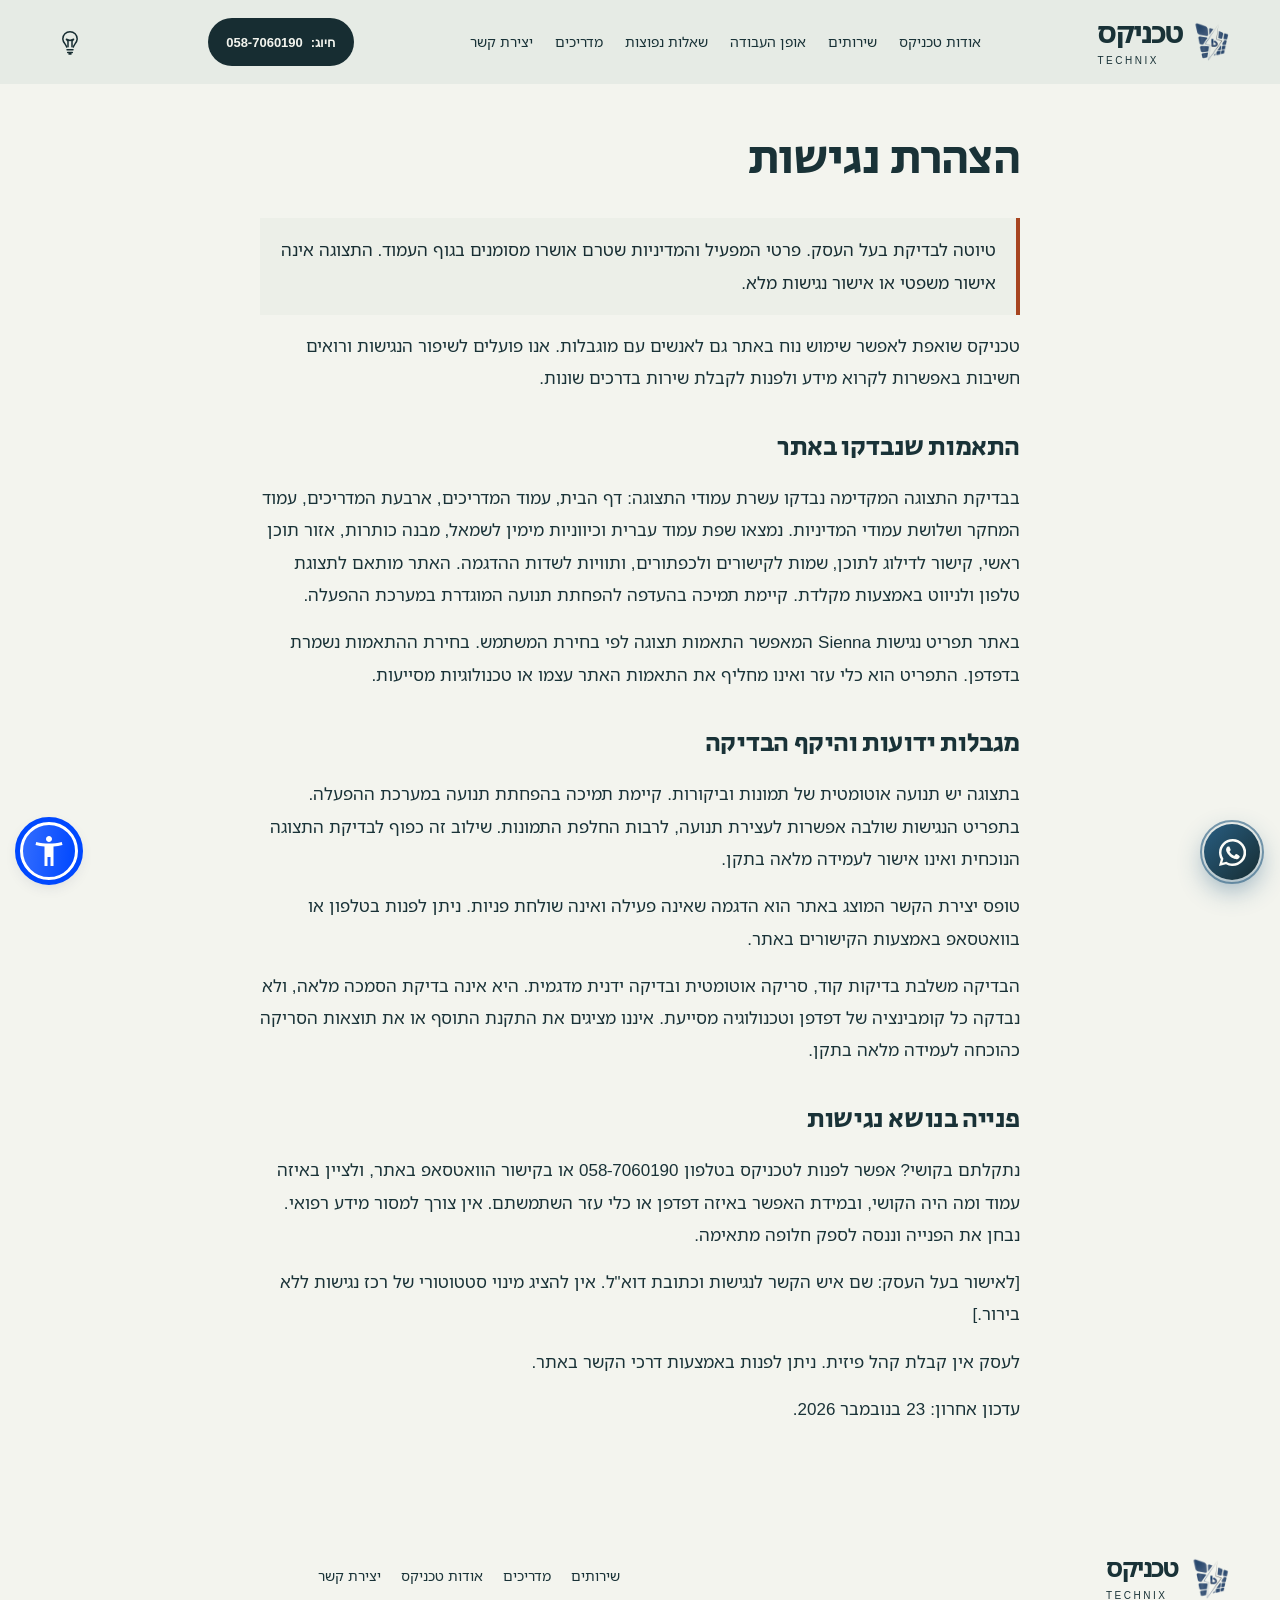
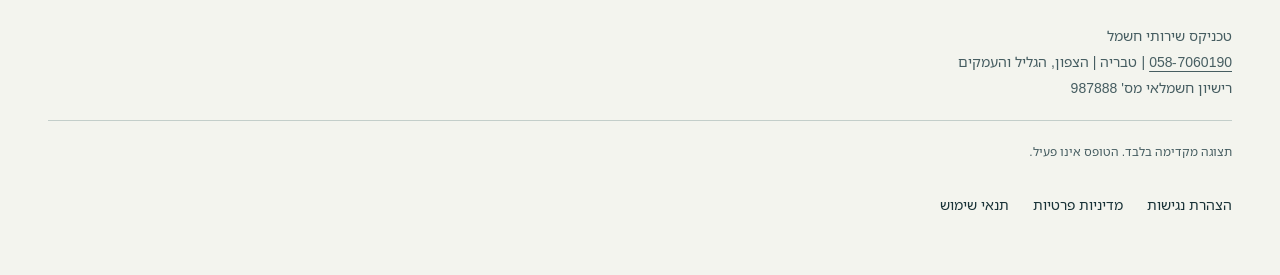
<file: accessibility.html>
<!DOCTYPE html><html lang="he" dir="rtl"><head><meta charset="utf-8"><meta name="viewport" content="width=device-width,initial-scale=1"><meta name="robots" content="noindex,nofollow"><meta name="description" content="התאמות נגישות שנבדקו, מגבלות ידועות ודרכי פנייה לטכניקס."><meta property="og:title" content="הצהרת נגישות | טכניקס"><meta property="og:description" content="התאמות נגישות שנבדקו, מגבלות ידועות ודרכי פנייה לטכניקס."><meta property="og:type" content="article"><meta http-equiv="Content-Security-Policy" content="default-src 'none'; img-src 'self' data:; font-src data:; style-src 'self' 'unsafe-inline'; script-src 'self' 'sha256-Ew1kDeP90vhSvUobf7gcWBq8SWU3jJ2t4q64LhmXhrE='; base-uri 'none'; form-action 'none'"><title>הצהרת נגישות | טכניקס</title>
<link href="[data-uri]" rel="icon"/><style>
/* Noto font redistribution license
Format: https://www.debian.org/doc/packaging-manuals/copyright-format/1.0/
Upstream-Name: Noto
Upstream-Contact: https://github.com/googlei18n/noto-fonts/issues
 http://groups.google.com/group/noto-font
Source: https://github.com/googlei18n/noto-fonts

Files: *
Copyright:
  2010,2012-2020, Google Inc.
  2015-2020, Google LLC.
License-Grant:
 This Font Software is licensed under the SIL Open Font License,
 Version 1.1.
License: OFL-1.1

Files:
 debian/*
Copyright:
  2013-2020, Jonas Smedegaard <dr@jones.dk>
  2020, Purism, SPC
  2013, Vasudev Kamath <kamathvasudev@gmail.com>
License-Grant:
 This program is free software;
 you can redistribute it and/or modify it
 under the terms of the GNU General Public License
 as published by the Free Software Foundation;
 either version 3, or (at your option) any later version.
License: GPL-3+

Files:
 debian/NotoMono/NotoMono-Regular.ttf
Copyright:
  2007, Google Inc.
License-Grant:
 This Font Software is licensed under the SIL Open Font License,
 Version 1.1.
License: OFL-1.1

License: OFL-1.1
 PREAMBLE
 .
 The goals of the Open Font License (OFL) are to stimulate
 worldwide development of collaborative font projects,
 to support the font creation efforts
 of academic and linguistic communities,
 and to provide a free and open framework
 in which fonts may be shared and improved
 in partnership with others.
 .
 The OFL allows the licensed fonts to be used, studied,
 modified and redistributed freely
 as long as they are not sold by themselves.
 The fonts, including any derivative works,
 can be bundled, embedded,
 redistributed and/or sold with any software
 provided that any reserved names are not used
 by derivative works.
 The fonts and derivatives, however,
 cannot be released under any other type of license.
 The requirement for fonts to remain under this license
 does not apply to any document
 created using the fonts or their derivatives.
 .
 DEFINITIONS
 .
 "Font Software" refers to the set of files
 released by the Copyright Holder(s) under this license
 and clearly marked as such.
 This may include source files, build scripts and documentation.
 .
 "Reserved Font Name" refers to any names specified as such
 after the copyright statement(s).
 .
 "Original Version" refers to the collection
 of Font Software components
 as distributed by the Copyright Holder(s).
 .
 "Modified Version" refers to any derivative
 made by adding to, deleting, or substituting --
 in part or in whole --
 any of the components of the Original Version,
 by changing formats
 or by porting the Font Software to a new environment.
 .
 "Author" refers to any designer, engineer, programmer,
 technical writer or other person
 who contributed to the Font Software.
 .
 PERMISSION & CONDITIONS
 .
 Permission is hereby granted, free of charge,
 to any person obtaining a copy of the Font Software,
 to use, study, copy, merge, embed, modify, redistribute,
 and sell modified and unmodified copies of the Font Software,
 subject to the following conditions:
 .
 1) Neither the Font Software nor any of its individual components,
 in Original or Modified Versions,
 may be sold by itself.
 .
 2) Original or Modified Versions of the Font Software
 may be bundled, redistributed and/or sold with any software,
 provided that each copy contains the above copyright notice
 and this license.
 These can be included either as stand-alone text files,
 human-readable headers or in the appropriate
 machine-readable metadata fields within text or binary files
 as long as those fields can be easily viewed by the user.
 .
 3) No Modified Version of the Font Software may use
 the Reserved Font Name(s)
 unless explicit written permission is granted
 by the corresponding Copyright Holder.
 This restriction only applies to the primary font name
 as presented to the users.
 .
 4) The name(s) of the Copyright Holder(s)
 or the Author(s) of the Font Software
 shall not be used to promote,
 endorse or advertise any Modified Version,
 except to acknowledge the contribution(s)
 of the Copyright Holder(s) and the Author(s)
 or with their explicit written permission.
 .
 5) The Font Software,
 modified or unmodified, in part or in whole,
 must be distributed entirely under this license,
 and must not be distributed under any other license.
 The requirement for fonts to remain under this license
 does not apply to any document
 created using the Font Software.
 .
 TERMINATION
 .
 This license becomes null and void
 if any of the above conditions are not met.
 .
 DISCLAIMER
 .
 THE FONT SOFTWARE IS PROVIDED "AS IS",
 WITHOUT WARRANTY OF ANY KIND, EXPRESS OR IMPLIED,
 INCLUDING BUT NOT LIMITED TO
 ANY WARRANTIES OF MERCHANTABILITY,
 FITNESS FOR A PARTICULAR PURPOSE AND NONINFRINGEMENT
 OF COPYRIGHT, PATENT, TRADEMARK, OR OTHER RIGHT.
 IN NO EVENT SHALL THE COPYRIGHT HOLDER BE LIABLE
 FOR ANY CLAIM, DAMAGES OR OTHER LIABILITY,
 INCLUDING ANY GENERAL, SPECIAL, INDIRECT,
 INCIDENTAL, OR CONSEQUENTIAL DAMAGES,
 WHETHER IN AN ACTION OF CONTRACT, TORT OR OTHERWISE,
 ARISING FROM, OUT OF THE USE OR INABILITY TO USE
 THE FONT SOFTWARE OR FROM OTHER DEALINGS IN THE FONT SOFTWARE.

License: GPL-3+
License-Reference: /usr/share/common-licenses/GPL-3

*/
*{box-sizing:border-box}html{scroll-behavior:smooth}body{margin:0;background:#f3f4ee;color:#193237;font-family:"Technix Hebrew",Arial,sans-serif;line-height:1.85}a{color:#245a70;text-underline-offset:4px}a:hover{text-decoration-thickness:2px}a:focus-visible,summary:focus-visible{outline:3px solid #a74520;outline-offset:5px;border-radius:3px}.skip{position:absolute;top:-100px;right:16px;background:white;padding:10px;z-index:5}.skip:focus{top:10px}.wrap{width:min(1120px,calc(100% - 40px));margin:auto}header{border-bottom:1px solid #c5d0cc;padding:18px 0}header .wrap{display:flex;justify-content:space-between;gap:20px;align-items:center}.brand{font-size:24px;font-weight:800;color:#193237;text-decoration:none}nav{display:flex;gap:24px;flex-wrap:wrap}main{padding:36px 0 70px}.crumb{font-size:14px;margin-bottom:28px}.eyebrow{color:#8e3b1d;font-size:14px;font-weight:700}h1{font-size:clamp(30px,4.2vw,52px);line-height:1.25;max-width:900px;margin:12px 0 24px;letter-spacing:-.035em}h2{font-size:clamp(23px,3vw,30px);line-height:1.4;margin:44px 0 14px}h3{font-size:22px;line-height:1.4}.lead{font-size:20px;max-width:800px}.meta,figcaption,.small{font-size:14px;color:#456067}.notice{border-right:4px solid #a74520;background:#ecefe8;padding:16px 20px;margin:25px 0;max-width:800px}.hero{margin:30px 0;max-width:900px}.hero img{width:100%;height:auto;display:block;border-radius:24px;border:1px solid #c5d0cc}.prose{max-width:760px}.prose p{margin:0 0 20px}.toc{border:1px solid #c5d0cc;padding:20px 28px;border-radius:20px;max-width:760px}.toc h2{margin:0;font-size:20px}.toc ol{padding-right:24px}.toc li{padding:5px 0}section{scroll-margin-top:20px}details{border-bottom:1px solid #bdc9c4;padding:16px 0}summary{cursor:pointer;font-weight:700;min-height:44px}.sources{overflow-wrap:anywhere}.sources li{margin:12px 0}.cta{margin:44px 0;padding:25px;background:#193237;color:#f3f4ee;border-radius:24px}.cta a{display:inline-block;background:#f3f4ee;color:#193237;border-radius:28px;padding:10px 22px;min-height:44px}.cta h2{margin:0 0 14px}.grid{display:grid;grid-template-columns:repeat(2,minmax(0,1fr));gap:24px;margin-top:30px}.card{border:1px solid #bdc9c4;border-radius:24px;overflow:hidden;background:#f9faf5}.card img{width:100%;height:auto;display:block;aspect-ratio:16/9;object-fit:cover}.card div{padding:22px}.card h2{margin:0 0 12px;font-size:25px}.card a{color:#193237}.card h2 a{text-decoration:none}.card p{margin:0 0 14px}footer{border-top:1px solid #bdc9c4;padding:25px 0}.related li{margin:12px 0}img{max-width:100%}@media(max-width:600px){.grid{grid-template-columns:1fr}.wrap{width:calc(100% - 36px)}header .wrap{align-items:flex-start}nav{gap:14px;font-size:14px}.lead{font-size:18px}main{padding-top:24px}.hero{margin-inline:0}.notice{padding:15px}.toc{padding:18px}.card div{padding:20px}}@media(prefers-reduced-motion:reduce){html{scroll-behavior:auto}}@media print{header,nav,.cta{display:none}body{background:white;color:black}a{color:black}.wrap{width:100%}.hero{max-width:500px}details{break-inside:avoid}}.card{border:0}.site-header{padding-block:0}.site-header a,.site-footer a{color:inherit;text-decoration:none}.site-header .brand,.site-footer .brand{font-weight:400}.site-header strong,.site-footer strong{font-weight:700}.site-header button{font:inherit}.site-footer{border-top:0}.site-header p,.site-footer p{margin:0}.site-header nav a:hover{color:var(--orange)}.site-header .button{display:none}.site-header nav a{border-radius:0}.site-footer .brand small{color:inherit}.site-header a:focus-visible,.site-header button:focus-visible,.site-footer a:focus-visible{outline:3px solid var(--orange);outline-offset:5px}:root{--paper:#f3f4ee;--ink:#172d32;--blue:#285e82;--orange:#99462b;--muted:#53666a;--rule:#ccd5d1;--light:#e6ebe5;--white:#fcfcf8}
.site-header{display:flex;align-items:center;justify-content:space-between;min-height:112px;border-bottom:1px solid var(--rule);gap:20px}
.brand{display:flex;gap:12px;align-items:center}
.brand img{mix-blend-mode:multiply;object-fit:contain}
.brand strong{font-size:30px;letter-spacing:-.06em;line-height:1.1;display:block}
.brand small{display:block;font:10px/1.5 Arial,sans-serif;letter-spacing:.25em;margin-top:6px}
.site-header nav{display:flex;align-items:center;gap:36px;font-size:13px}
.site-header nav a{padding-block:13px}
.site-header nav a:hover{color:var(--orange)}
.site-header nav .nav-contact{border-bottom:1px solid var(--ink);margin-inline-start:28px;padding-inline:0;display:flex;gap:24px}
.menu-button{display:none}
.site-footer{display:flex;align-items:center;gap:30px;padding-block:36px;flex-wrap:wrap}
.site-footer .brand strong{font-size:25px}
.site-footer>p{font-size:11px;color:var(--muted)}
.site-footer>a:not(.brand){margin-inline-start:auto;font-size:11px}
.site-footer>small{width:100%;font-size:10px;color:var(--muted);border-top:1px solid var(--rule);padding-top:14px;margin-top:10px}
@media (max-width:900px){.site-header nav{gap:20px}
.site-header nav .nav-contact{margin-inline-start:0}}
@media (max-width:660px){.site-header{min-height:88px;position:relative;flex-wrap:wrap;gap:0}
.brand strong{font-size:27px}
.brand img{width:34px;height:34px}
.brand small{font-size:9px}
.js .menu-button{display:flex;align-items:center;gap:14px;border:0;background:none;padding:12px 0;font-size:12px;color:var(--ink);min-height:44px}
.menu-button span{font-size:18px}
.site-header nav{display:flex;flex-direction:column;align-items:stretch;gap:0;width:100%;padding-bottom:20px}
.js .site-header nav{display:none}
.js .site-header nav.is-open{display:flex}
.site-header nav a{border-top:1px solid var(--rule);min-height:48px;font-size:14px}
.site-header nav .nav-contact{justify-content:space-between}
.site-footer{gap:20px;padding-block:28px}
.site-footer>p{font-size:10px}
.site-footer>a:not(.brand){margin-inline-start:0;width:100%;min-height:44px;padding-block:10px}
.site-footer>small{margin-top:0}}
.site-footer>p a{text-decoration:underline;text-underline-offset:4px}
@media (max-width:1000px){.site-header nav{gap:18px}
.site-header nav .nav-contact{margin-inline-start:0}}
@media (max-width:660px){.site-header nav a{font-size:15px}}
.site-header nav .nav-contact{border-radius:0;overflow:visible;padding:10px 4px 10px 0;min-height:44px;line-height:1.6}
.site-header nav .nav-contact::before,.site-header nav .nav-contact::after{border-radius:0}
.wa-mark{display:block;flex:none;width:20px;height:20px}
.site-header{width:100%;padding-inline:max(32px,calc((100% - 1184px)/2));background:var(--light)}
.site-header{display:grid;grid-template-columns:minmax(0,1fr) 180px minmax(0,1fr);gap:26px;min-height:130px;border-bottom:0}
.site-header>.brand{grid-column:2;grid-row:1;justify-self:center;gap:10px}
.site-header .brand strong{font-size:34px}
.site-header .brand img{width:46px;height:46px}
.site-header nav{grid-column:1;grid-row:1;justify-self:start;gap:14px;font-size:12px;flex-wrap:wrap}
.site-header nav a{white-space:nowrap;min-height:44px;display:flex;align-items:center}
.header-actions{grid-column:3;grid-row:1;display:flex;align-items:center;justify-content:flex-end;gap:16px;direction:rtl}
.header-phone{font:700 13px Arial,sans-serif;white-space:nowrap;min-height:44px;display:flex;align-items:center;text-underline-offset:5px}
.header-phone:hover{text-decoration:underline}
.header-actions .button{padding:10px 17px;gap:12px;min-height:44px;font-size:13px}
@media (max-width:1100px) and (min-width:761px){.site-header{grid-template-columns:1fr 160px 1fr;gap:18px}
.site-header nav{gap:4px 16px;font-size:12px}
.header-actions{flex-direction:column;gap:0}
.header-actions .button{min-height:42px}}
@media (max-width:1100px){.site-header{padding-inline:20px}
.site-header{grid-template-columns:1fr auto 1fr;min-height:100px;gap:0 12px;padding-block:12px}
.site-header>.brand{grid-column:2;grid-row:1}
.site-header .brand strong{font-size:27px}
.site-header .brand img{width:34px;height:34px}
.site-header .brand small{font-size:8px}
.js .site-header .menu-button{grid-column:1;grid-row:1;display:flex;align-items:center;justify-self:start;gap:6px;background:transparent;border:0;color:var(--ink);font-size:12px;min-height:44px;padding:8px 0}
.header-actions{grid-column:3;grid-row:1;justify-content:flex-end}
.header-actions .button{display:none}
.header-phone{font-size:11px}
.site-header nav{grid-column:1/-1;grid-row:2;width:100%;flex-direction:column;align-items:stretch;padding-bottom:10px;gap:0;justify-self:stretch}
.js .site-header nav{display:none}
.js .site-header nav.is-open{display:flex}
.site-header nav a{min-height:48px;border-top:1px solid var(--rule);font-size:15px}}
@media (max-width:370px){.site-header{gap:0 7px}
.site-header .brand{gap:6px}
.site-header .brand img{width:28px;height:28px}
.site-header .brand strong{font-size:23px}
.header-phone{font-size:10px}
.js .site-header .menu-button{font-size:11px}}
.site-header>.brand{transform:translateX(2px)}
.site-header{position:sticky;top:0;z-index:30;box-shadow:none}
.site-header.is-scrolled{background:transparent;box-shadow:none}
.site-header.is-scrolled::before{content:"";position:absolute;inset:0 0 -38px;background:linear-gradient(to bottom,#e6ebe5 0%,#e6ebe5 52%,#e6ebe5ee 68%,#e6ebe58c 83%,#e6ebe500 100%);z-index:-1;pointer-events:none}
@media (max-width:1100px){.site-header{grid-template-columns:1fr 1fr}
.site-header>.brand{grid-column:1;justify-self:start;transform:none}
.js .site-header .menu-button{grid-column:2;justify-self:end}
.site-header:has(nav.is-open){background:var(--light)}
.site-header:has(nav.is-open)::before{display:none}}
@media (max-width:1100px){.header-actions{display:none}
.site-header nav{max-height:calc(100dvh - 110px);overflow-y:auto}
.menu-button .menu-label{display:none}
.js .site-header .menu-button{min-width:44px;justify-content:center}
.menu-button span[aria-hidden]{font-size:23px}}
@media (max-width:1100px){.site-header{grid-template-columns:1fr 1fr}
.site-header>.brand{grid-column:1;justify-self:start;transform:none}
.js .site-header .menu-button{grid-column:2;justify-self:end}}
@media (min-width:1101px){.header-actions{display:none}
.site-header{grid-template-columns:repeat(3,minmax(0,1fr)) 180px repeat(3,minmax(0,1fr));gap:12px}
.site-header>.brand{grid-column:4}
.site-header nav{display:contents}
.site-header nav a{grid-row:1;justify-content:center;text-align:center;font-size:13px}
.site-header nav a:nth-child(1){grid-column:1}
.site-header nav a:nth-child(2){grid-column:2}
.site-header nav a:nth-child(3){grid-column:3}
.site-header nav a:nth-child(4){grid-column:5}
.site-header nav a:nth-child(5){grid-column:6}
.site-header nav a:nth-child(6){grid-column:7}}
.brand-gallery{margin:36px 0 0;display:flex;flex-direction:column;align-items:center;gap:14px;padding:14px 0 4px}
.brand-scene{position:relative;width:min(100%,440px);aspect-ratio:1}
.brand-photo-window{position:absolute;inset:0;mask:url("/technix-photo-mask.svg") center/contain no-repeat;-webkit-mask:url("/technix-photo-mask.svg") center/contain no-repeat}
.brand-photo{position:absolute;width:100%;height:100%;inset:0;object-fit:cover;object-position:50% 50%;opacity:0;transition:opacity 1.1s ease}
.brand-photo.is-active{opacity:1;z-index:2}
.brand-photo.is-previous{opacity:1;z-index:1}
.brand-photo.is-entering{animation:scene-enter .8s ease both}
.brand-mark-overlay{position:absolute;inset:0;width:100%;height:100%;pointer-events:none}
.brand-gallery figcaption{display:flex;flex-direction:column;align-items:center;gap:12px;color:var(--muted);font-size:11px;text-align:center}
@media (max-width:760px){.brand-gallery{margin-top:24px}
.brand-scene{width:min(100%,340px)}}
@media (prefers-reduced-motion:reduce){.brand-photo{transition:none;animation:none}}
.brand-photo:nth-child(1){object-position:100% 50%}
.brand-photo:nth-child(2){object-position:0% 50%}
.brand-photo:nth-child(3){object-position:25% 50%}
.brand-photo:nth-child(4){object-position:35% 50%}
.site-header.is-scrolled::before{backdrop-filter:blur(10px);-webkit-backdrop-filter:blur(10px);background:linear-gradient(to bottom,rgba(230,235,229,.86) 0%,rgba(230,235,229,.82) 52%,rgba(230,235,229,.66) 68%,rgba(230,235,229,.34) 83%,rgba(230,235,229,0) 100%)}html{scroll-padding-top:150px}.skip{z-index:60}@media(max-width:1100px){html{scroll-padding-top:120px}}@font-face{font-family:Technix Hebrew;src:url('[data-uri]') format('truetype');font-weight:400;font-style:normal;font-display:swap}@font-face{font-family:Technix Hebrew;src:url('[data-uri]') format('truetype');font-weight:700;font-style:normal;font-display:swap}.site-footer.wrap{width:min(1184px,calc(100% - 96px));margin-inline:auto}@media(max-width:900px){.site-footer.wrap{width:calc(100% - 56px)}}@media(max-width:660px){.site-footer.wrap{width:calc(100% - 40px)}}
.legal-page{max-width:850px;padding-block:40px 70px}.legal-page h1{margin-bottom:28px}.legal-page h2{margin-top:34px}.legal-page p{margin-block:15px}.footer-policies{display:flex;flex-wrap:wrap;gap:16px;font-size:13px}.asw-menu button:focus-visible,.asw-menu [role=button]:focus-visible,.asw-menu select:focus-visible,.asw-menu a:focus-visible{outline:3px solid #99462b!important;outline-offset:3px!important}.asw-menu{direction:rtl;font-family:Arial,sans-serif!important}.asw-menu-header,.asw-menu-reset-footer-btn{background:#172d32!important}.asw-menu-btn{background:#172d32!important;outline-color:#285e82!important}.asw-menu-btn:focus-visible{outline:4px solid #99462b!important}.asw-menu [data-key=readable-font] span{font-family:Arial,sans-serif!important}.technix-motion-off *, .technix-motion-off *::before,.technix-motion-off *::after{animation:none!important;transition:none!important;scroll-behavior:auto!important}.technix-motion-off .reviews-track{transform:none!important}.technix-motion-off .reviews.is-enhanced .reviews-window{overflow-x:auto!important}.technix-motion-off .reviews-group[aria-hidden=true]{display:none!important}
.site-footer{padding-bottom:100px!important}.sr-only{position:absolute;width:1px;height:1px;padding:0;margin:-1px;overflow:hidden;clip:rect(0,0,0,0);white-space:nowrap;border:0}
</style><link rel="stylesheet" href="/design-polish.css">
</head><body class="tx-legal"><a class="skip" href="#main">דילוג לתוכן</a><header class="site-header wrap"><a class="brand" href="/" title="לראש הדף">
<img alt="" height="42" src="[data-uri]" width="42"/>
<span><strong>טכניקס</strong><small dir="ltr" lang="en">TECHNIX</small></span>
</a><button aria-controls="navigation" aria-expanded="false" class="menu-button" type="button" aria-label="פתיחת תפריט"><span class="menu-label">תפריט</span> <span aria-hidden="true">☰</span></button><nav aria-label="ניווט ראשי" id="navigation"><a href="/#about">אודות טכניקס</a><a href="/#services">שירותים</a><a href="/#process">אופן העבודה</a><a href="/#faq">שאלות נפוצות</a><a href="/guides">מדריכים</a><a href="/#contact">יצירת קשר</a><a class="menu-contact" href="tel:+972587060190">חיוג מהיר: <bdi>058-7060190</bdi></a><a class="menu-contact" href="https://wa.me/972587060190?text=%D7%A9%D7%9C%D7%95%D7%9D+%D7%99%D7%A9%D7%A8%D7%90%D7%9C%2C+%D7%94%D7%92%D7%A2%D7%AA%D7%99+%D7%9E%D7%94%D7%90%D7%AA%D7%A8.+%D7%90%D7%A9%D7%9E%D7%97+%D7%9C%D7%94%D7%AA%D7%99%D7%99%D7%A2%D7%A5+%D7%9C%D7%92%D7%91%D7%99+">פנייה בוואטסאפ <svg aria-hidden="true" class="wa-mark" focusable="false" height="20" viewbox="0 0 24 24" width="20"><path d="M20.5 3.5A11.8 11.8 0 0 0 12.1 0C5.5 0 .2 5.3.2 11.9c0 2.1.5 4.1 1.6 5.9L.1 24l6.4-1.7c1.7.9 3.6 1.4 5.6 1.4 6.6 0 11.9-5.3 11.9-11.9 0-3.2-1.2-6.1-3.5-8.3ZM12.1 21.7c-1.8 0-3.6-.5-5.1-1.4l-.4-.2-3.8 1 1-3.7-.3-.4A9.8 9.8 0 0 1 2 11.9C2 6.4 6.5 2 12.1 2a9.8 9.8 0 0 1 7 2.9 9.8 9.8 0 0 1 2.9 7c0 5.4-4.5 9.8-9.9 9.8Zm5.4-7.3c-.3-.1-1.8-.9-2.1-1-.3-.1-.5-.1-.7.2-.2.3-.8 1-.9 1.2-.2.2-.3.2-.6.1-1.7-.8-2.8-1.5-3.9-3.4-.3-.5.3-.4.9-1.6.1-.2 0-.4 0-.6l-1-2.3c-.2-.6-.5-.5-.7-.5h-.6c-.2 0-.6.1-.9.4-.3.3-1.1 1.1-1.1 2.6s1.1 2.9 1.3 3.1c.1.2 2.1 3.3 5.2 4.6 1.9.8 2.6.9 3.6.8.6-.1 1.8-.7 2-1.4.3-.7.3-1.3.2-1.4-.1-.2-.3-.3-.6-.4Z" fill="currentColor"></path></svg></a></nav><div class="header-actions"><a class="header-phone" href="tel:+972587060190"><span>חיוג</span><bdi>058-7060190</bdi><span class="sr-only"> חיוג לטכניקס</span></a><a class="button button-dark" href="https://wa.me/972587060190?text=%D7%A9%D7%9C%D7%95%D7%9D+%D7%99%D7%A9%D7%A8%D7%90%D7%9C%2C+%D7%94%D7%92%D7%A2%D7%AA%D7%99+%D7%9E%D7%94%D7%90%D7%AA%D7%A8.+%D7%90%D7%A9%D7%9E%D7%97+%D7%9C%D7%94%D7%AA%D7%99%D7%99%D7%A2%D7%A5+%D7%9C%D7%92%D7%91%D7%99+">וואטסאפ <svg aria-hidden="true" class="wa-mark" focusable="false" height="20" viewbox="0 0 24 24" width="20"><path d="M20.5 3.5A11.8 11.8 0 0 0 12.1 0C5.5 0 .2 5.3.2 11.9c0 2.1.5 4.1 1.6 5.9L.1 24l6.4-1.7c1.7.9 3.6 1.4 5.6 1.4 6.6 0 11.9-5.3 11.9-11.9 0-3.2-1.2-6.1-3.5-8.3ZM12.1 21.7c-1.8 0-3.6-.5-5.1-1.4l-.4-.2-3.8 1 1-3.7-.3-.4A9.8 9.8 0 0 1 2 11.9C2 6.4 6.5 2 12.1 2a9.8 9.8 0 0 1 7 2.9 9.8 9.8 0 0 1 2.9 7c0 5.4-4.5 9.8-9.9 9.8Zm5.4-7.3c-.3-.1-1.8-.9-2.1-1-.3-.1-.5-.1-.7.2-.2.3-.8 1-.9 1.2-.2.2-.3.2-.6.1-1.7-.8-2.8-1.5-3.9-3.4-.3-.5.3-.4.9-1.6.1-.2 0-.4 0-.6l-1-2.3c-.2-.6-.5-.5-.7-.5h-.6c-.2 0-.6.1-.9.4-.3.3-1.1 1.1-1.1 2.6s1.1 2.9 1.3 3.1c.1.2 2.1 3.3 5.2 4.6 1.9.8 2.6.9 3.6.8.6-.1 1.8-.7 2-1.4.3-.7.3-1.3.2-1.4-.1-.2-.3-.3-.6-.4Z" fill="currentColor"></path></svg></a></div></header><main class="wrap legal-page" id="main"><h1>הצהרת נגישות</h1><p class="notice">טיוטה לבדיקת בעל העסק. פרטי המפעיל והמדיניות שטרם אושרו מסומנים בגוף העמוד. התצוגה אינה אישור משפטי או אישור נגישות מלא.</p><p>טכניקס שואפת לאפשר שימוש נוח באתר גם לאנשים עם מוגבלות. אנו פועלים לשיפור הנגישות ורואים חשיבות באפשרות לקרוא מידע ולפנות לקבלת שירות בדרכים שונות.</p>
<h2>התאמות שנבדקו באתר</h2>
<p>בבדיקת התצוגה המקדימה נבדקו עשרת עמודי התצוגה: דף הבית, עמוד המדריכים, ארבעת המדריכים, עמוד המחקר ושלושת עמודי המדיניות. נמצאו שפת עמוד עברית וכיווניות מימין לשמאל, מבנה כותרות, אזור תוכן ראשי, קישור לדילוג לתוכן, שמות לקישורים ולכפתורים, ותוויות לשדות ההדגמה. האתר מותאם לתצוגת טלפון ולניווט באמצעות מקלדת. קיימת תמיכה בהעדפה להפחתת תנועה המוגדרת במערכת ההפעלה.</p>
<p>באתר תפריט נגישות Sienna המאפשר התאמות תצוגה לפי בחירת המשתמש. בחירת ההתאמות נשמרת בדפדפן. התפריט הוא כלי עזר ואינו מחליף את התאמות האתר עצמו או טכנולוגיות מסייעות.</p>
<h2>מגבלות ידועות והיקף הבדיקה</h2>
<p>בתצוגה יש תנועה אוטומטית של תמונות וביקורות. קיימת תמיכה בהפחתת תנועה במערכת ההפעלה. בתפריט הנגישות שולבה אפשרות לעצירת תנועה, לרבות החלפת התמונות. שילוב זה כפוף לבדיקת התצוגה הנוכחית ואינו אישור לעמידה מלאה בתקן.</p>
<p>טופס יצירת הקשר המוצג באתר הוא הדגמה שאינה פעילה ואינה שולחת פניות. ניתן לפנות בטלפון או בוואטסאפ באמצעות הקישורים באתר.</p>
<p>הבדיקה משלבת בדיקות קוד, סריקה אוטומטית ובדיקה ידנית מדגמית. היא אינה בדיקת הסמכה מלאה, ולא נבדקה כל קומבינציה של דפדפן וטכנולוגיה מסייעת. איננו מציגים את התקנת התוסף או את תוצאות הסריקה כהוכחה לעמידה מלאה בתקן.</p>
<h2>פנייה בנושא נגישות</h2>
<p>נתקלתם בקושי? אפשר לפנות לטכניקס בטלפון 058-7060190 או בקישור הוואטסאפ באתר, ולציין באיזה עמוד ומה היה הקושי, ובמידת האפשר באיזה דפדפן או כלי עזר השתמשתם. אין צורך למסור מידע רפואי. נבחן את הפנייה וננסה לספק חלופה מתאימה.</p>
<p>[לאישור בעל העסק: שם איש הקשר לנגישות וכתובת דוא"ל. אין להציג מינוי סטטוטורי של רכז נגישות ללא בירור.]</p>
<p>לעסק אין קבלת קהל פיזית. ניתן לפנות באמצעות דרכי הקשר באתר.</p>
<p>עדכון אחרון: 23 בנובמבר 2026. </p></main><footer class="wrap site-footer"><a class="brand" href="/"><img alt="" height="42" src="/technix-logo.svg" width="42"/><span><strong>טכניקס</strong><small dir="ltr" lang="en">TECHNIX</small></span></a><p>טכניקס שירותי חשמל<br/><a href="tel:+972587060190"><bdi>058-7060190</bdi></a> | טבריה | הצפון, הגליל והעמקים<br/>רישיון חשמלאי מס' 987888</p><small>תצוגה מקדימה בלבד. הטופס אינו פעיל.</small><nav class="footer-links" aria-label="קישורים שימושיים"><a href="/#services">שירותים</a><a href="/guides">מדריכים</a><a href="/#about">אודות טכניקס</a><a href="/#contact">יצירת קשר</a></nav><nav class="footer-policies" aria-label="מדיניות האתר"><a href="/accessibility">הצהרת נגישות</a><a href="/privacy">מדיניות פרטיות</a><a href="/terms">תנאי שימוש</a></nav></footer><aside class="mobile-contact" aria-label="יצירת קשר מהירה" hidden><a class="button button-dark" href="https://wa.me/972587060190?text=%D7%A9%D7%9C%D7%95%D7%9D+%D7%99%D7%A9%D7%A8%D7%90%D7%9C%2C+%D7%94%D7%92%D7%A2%D7%AA%D7%99+%D7%9E%D7%94%D7%90%D7%AA%D7%A8.+%D7%90%D7%A9%D7%9E%D7%97+%D7%9C%D7%94%D7%AA%D7%99%D7%99%D7%A2%D7%A5+%D7%9C%D7%92%D7%91%D7%99+">פנייה בוואטסאפ <svg aria-hidden="true" class="wa-mark" focusable="false" height="20" viewbox="0 0 24 24" width="20"><path d="M20.5 3.5A11.8 11.8 0 0 0 12.1 0C5.5 0 .2 5.3.2 11.9c0 2.1.5 4.1 1.6 5.9L.1 24l6.4-1.7c1.7.9 3.6 1.4 5.6 1.4 6.6 0 11.9-5.3 11.9-11.9 0-3.2-1.2-6.1-3.5-8.3ZM12.1 21.7c-1.8 0-3.6-.5-5.1-1.4l-.4-.2-3.8 1 1-3.7-.3-.4A9.8 9.8 0 0 1 2 11.9C2 6.4 6.5 2 12.1 2a9.8 9.8 0 0 1 7 2.9 9.8 9.8 0 0 1 2.9 7c0 5.4-4.5 9.8-9.9 9.8Zm5.4-7.3c-.3-.1-1.8-.9-2.1-1-.3-.1-.5-.1-.7.2-.2.3-.8 1-.9 1.2-.2.2-.3.2-.6.1-1.7-.8-2.8-1.5-3.9-3.4-.3-.5.3-.4.9-1.6.1-.2 0-.4 0-.6l-1-2.3c-.2-.6-.5-.5-.7-.5h-.6c-.2 0-.6.1-.9.4-.3.3-1.1 1.1-1.1 2.6s1.1 2.9 1.3 3.1c.1.2 2.1 3.3 5.2 4.6 1.9.8 2.6.9 3.6.8.6-.1 1.8-.7 2-1.4.3-.7.3-1.3.2-1.4-.1-.2-.3-.3-.6-.4Z" fill="currentColor"></path></svg></a><a class="button button-outline" href="tel:+972587060190">חיוג</a></aside><script>
'use strict';

document.documentElement.classList.add('js');

const stickyHeader = document.querySelector('.site-header');
const syncHeaderShadow = () => stickyHeader.classList.toggle('is-scrolled', window.scrollY > 2);
window.addEventListener('scroll', syncHeaderShadow, { passive: true });
syncHeaderShadow();
// Progressive enhancement. No requests, tracking, storage, or form submission.
const menuButton = document.querySelector('.menu-button');
const navigation = document.querySelector('#navigation');

function closeMenu() {
  menuButton.setAttribute('aria-expanded', 'false');
  navigation.classList.remove('is-open');
}

menuButton.addEventListener('click', () => {
  const expanded = menuButton.getAttribute('aria-expanded') !== 'true';
  menuButton.setAttribute('aria-expanded', String(expanded));
  navigation.classList.toggle('is-open', expanded);
});

navigation.addEventListener('click', (event) => {
  if (event.target.closest('a')) closeMenu();
});

document.addEventListener('keydown', (event) => {
  if (event.key === 'Escape' && menuButton.getAttribute('aria-expanded') === 'true') {
    closeMenu();
    menuButton.focus();
  }
});

</script><script defer src="/sienna-technix.js" data-asw-lang="he" data-asw-position="bottom-left"></script><script defer src="/accessibility-bridge.js"></script><script src="/design-polish.js" defer></script>
</body></html>
</file>
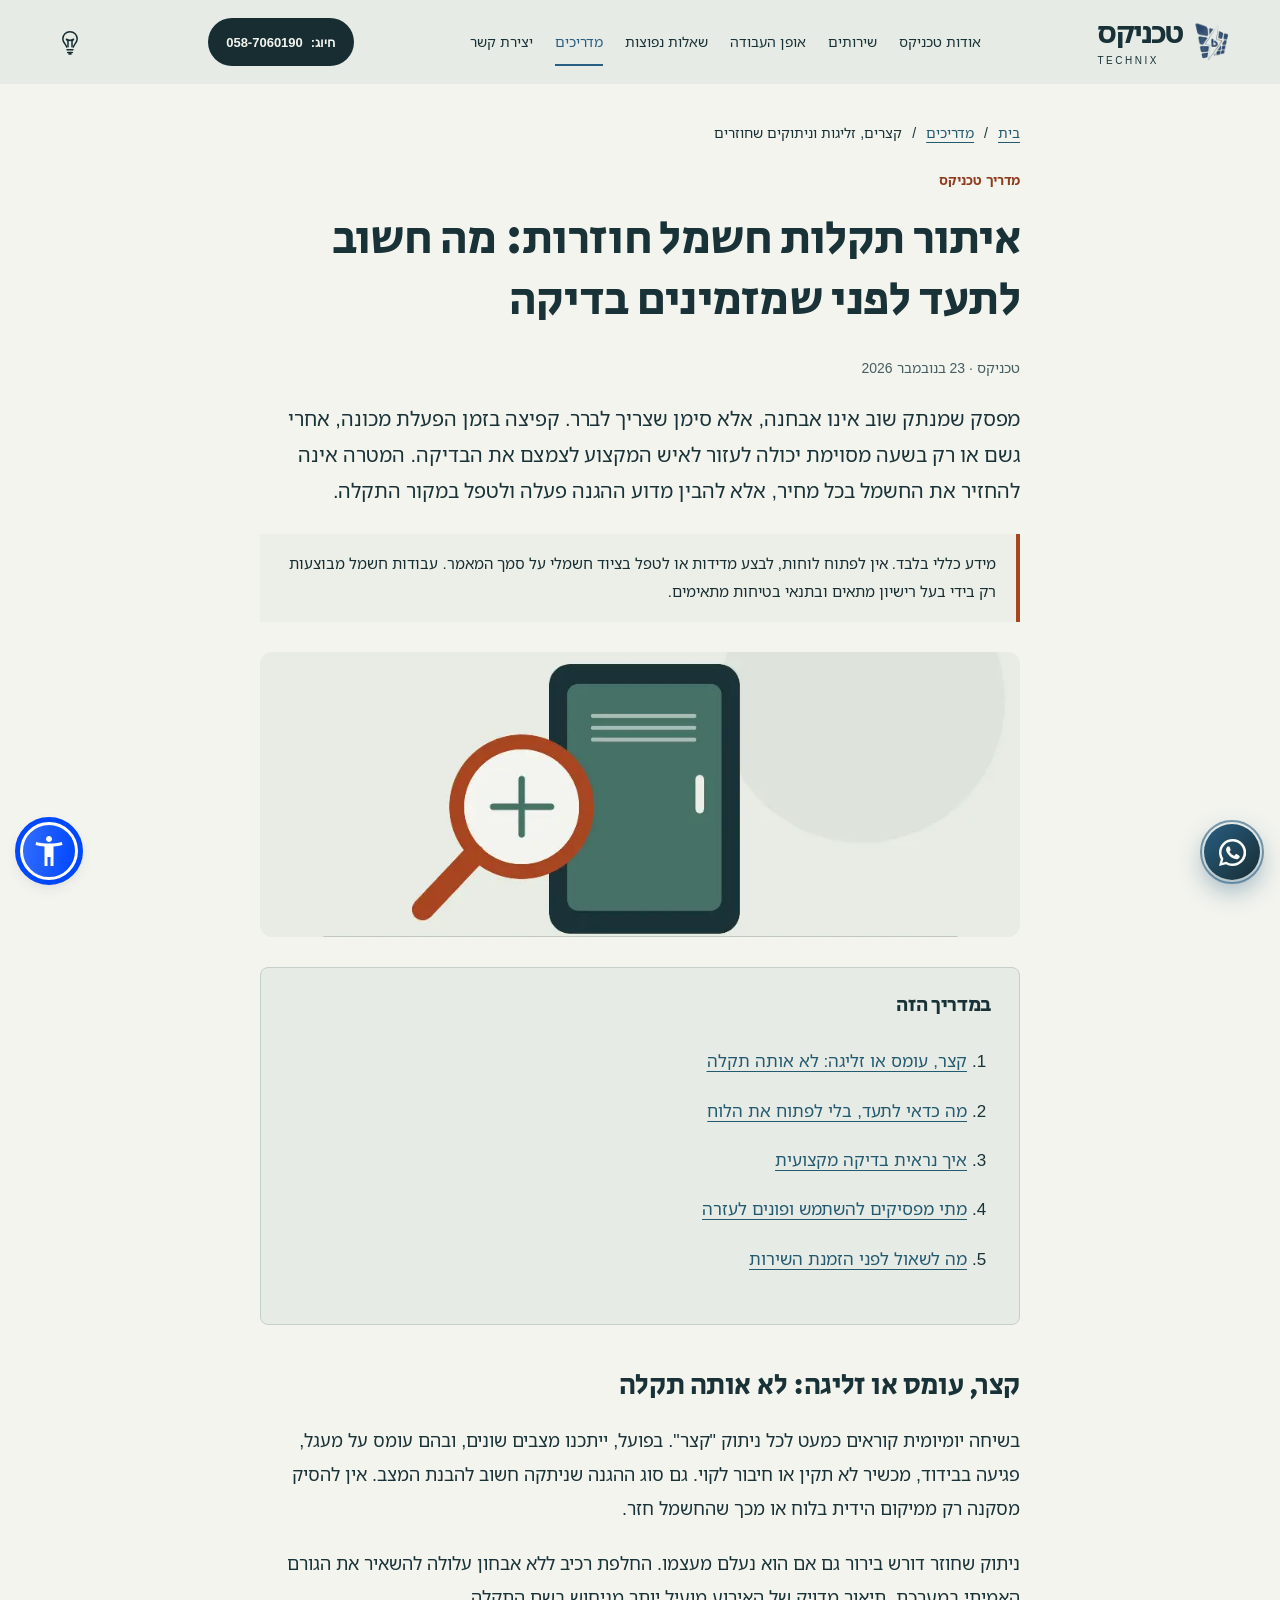
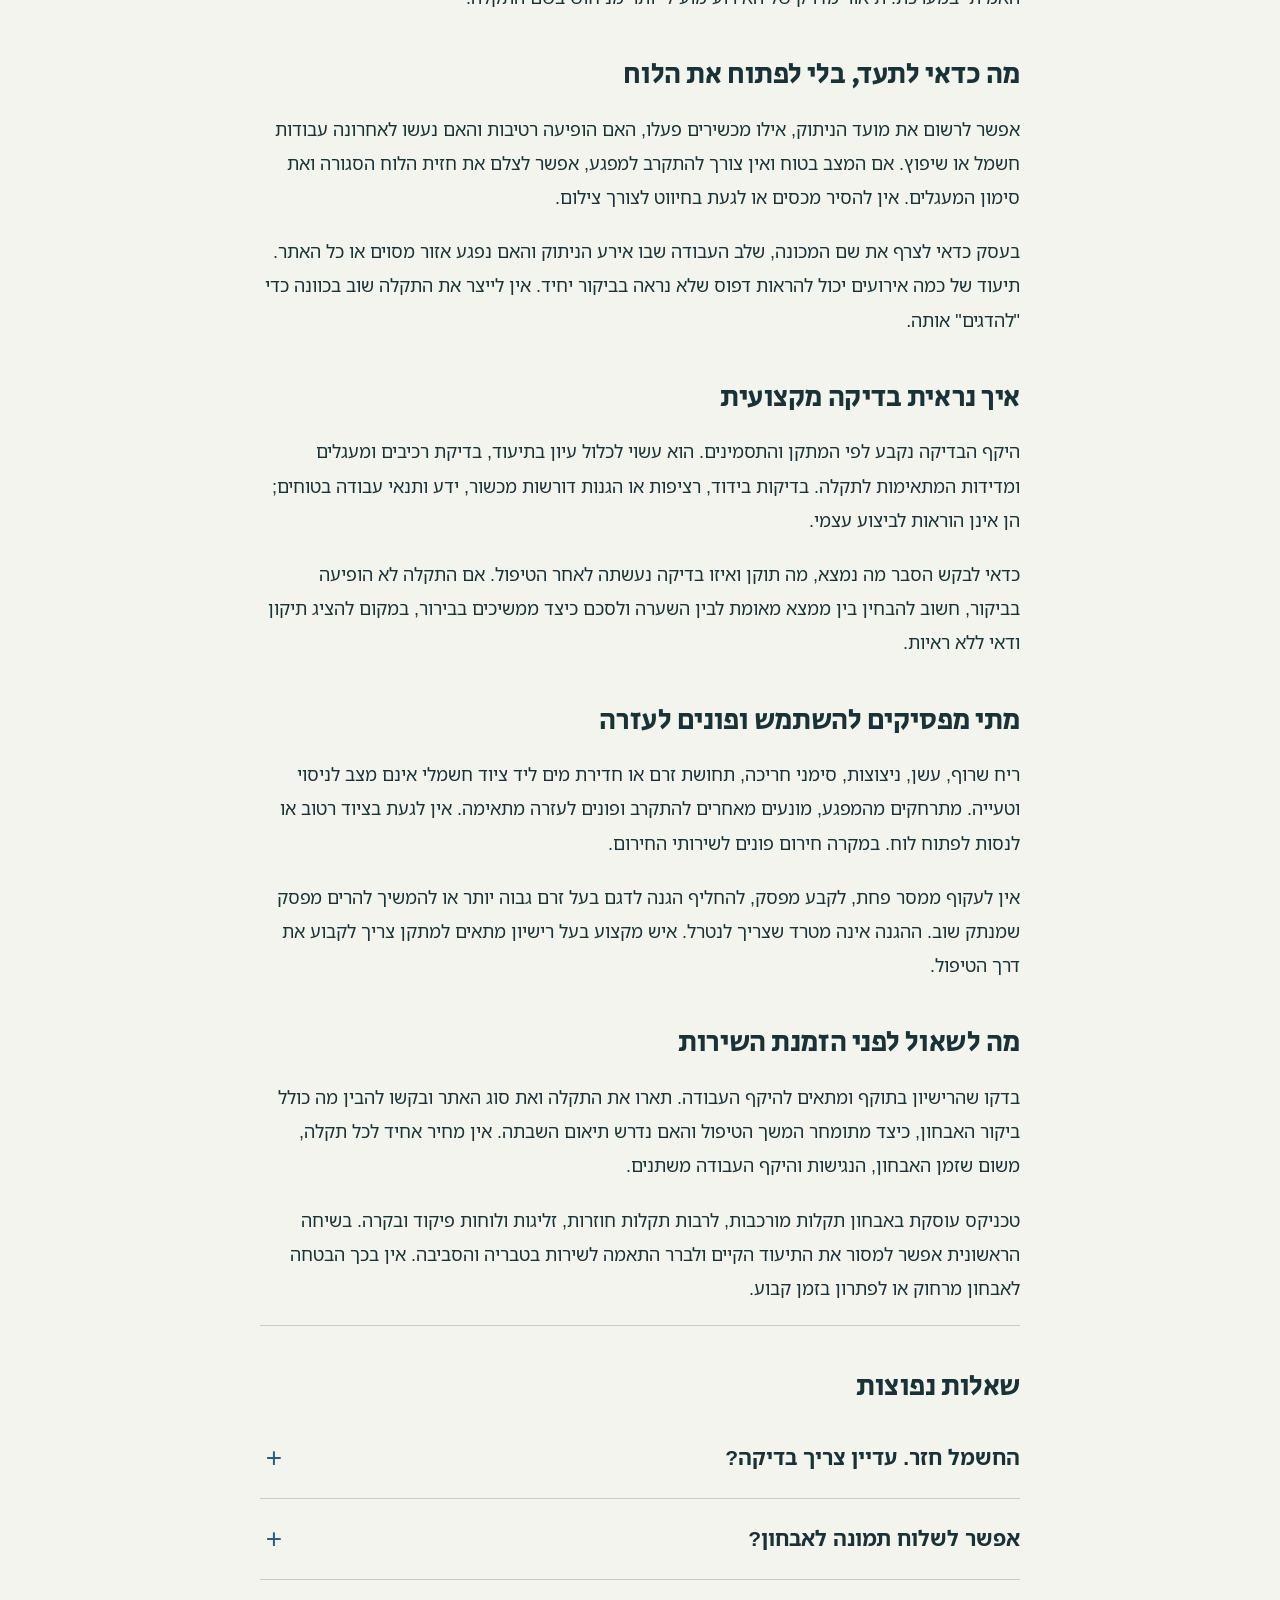
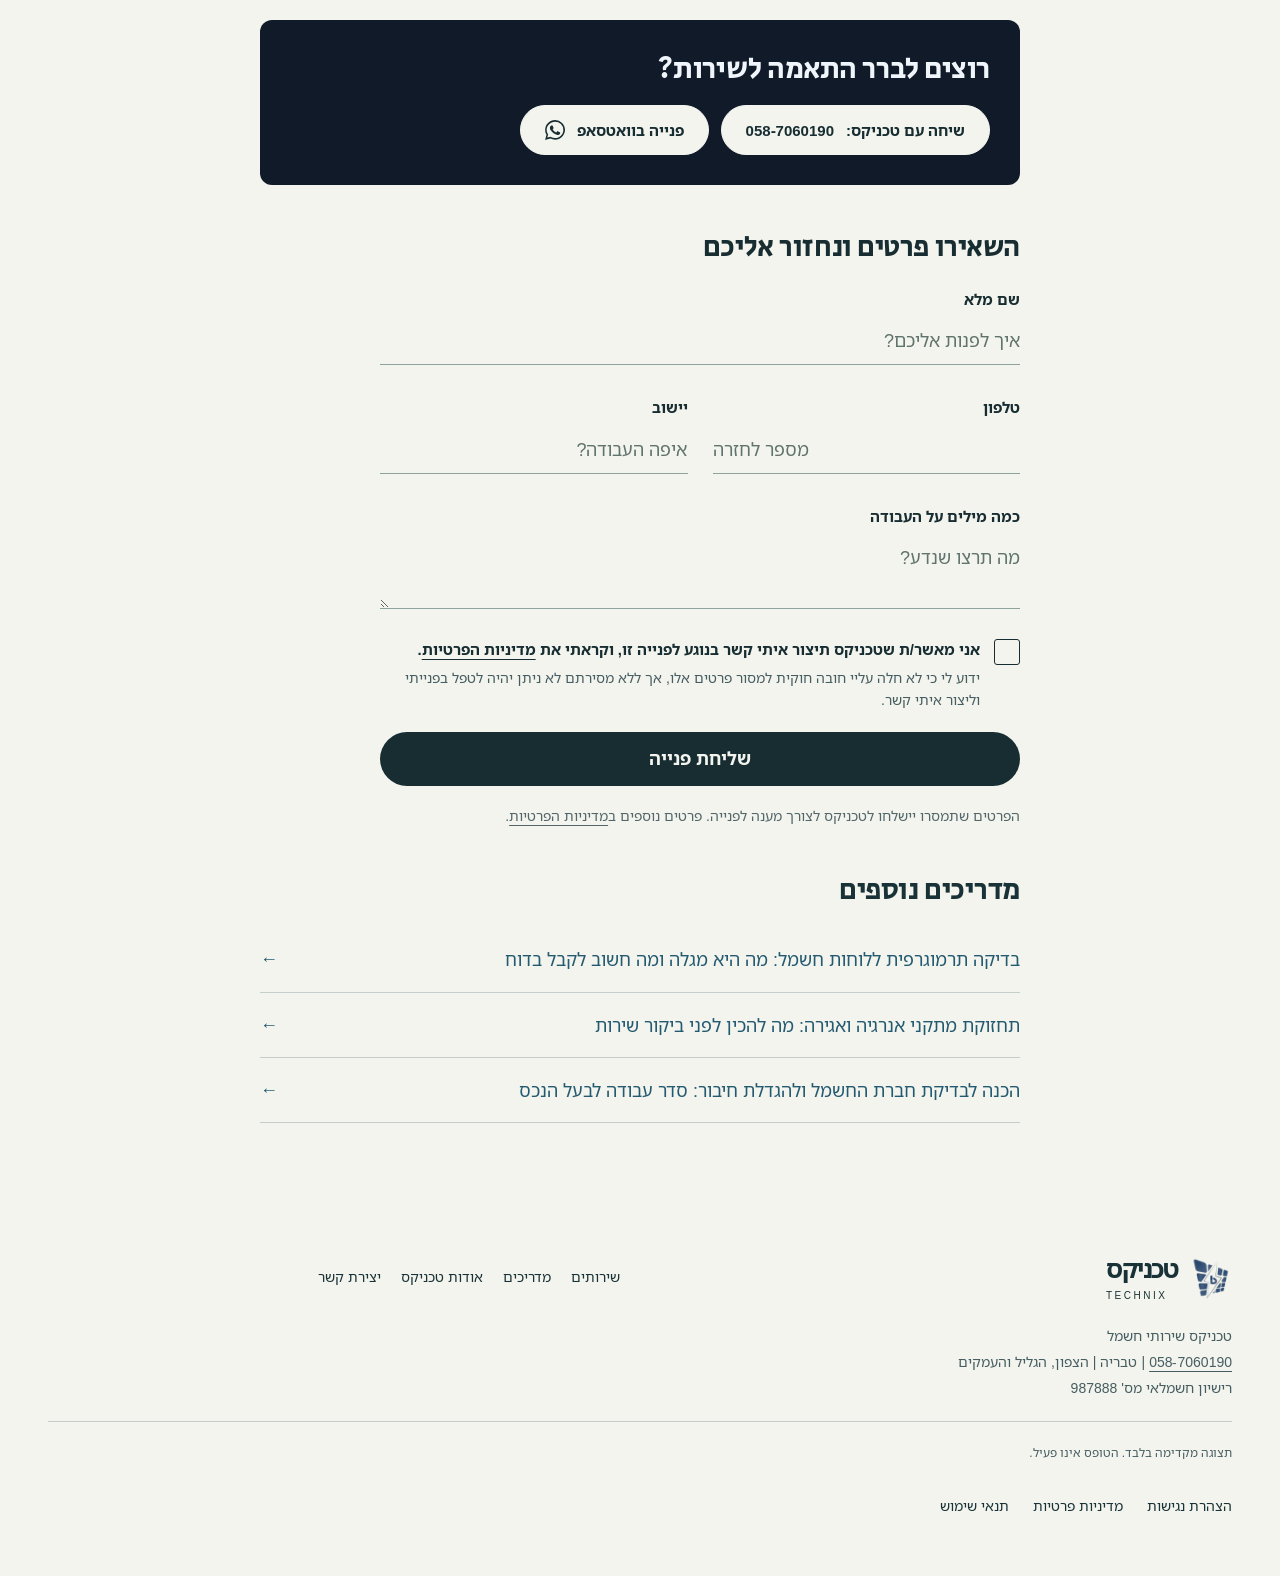
<file: electrical-fault-diagnosis.html>
<!DOCTYPE html><html lang="he" dir="rtl"><head><meta charset="utf-8"><meta name="viewport" content="width=device-width,initial-scale=1"><meta name="robots" content="noindex,nofollow"><meta name="description" content="מדריך לבעלי בתים ועסקים: מה לתעד כשמפסק מנתק שוב, איך ניגשים לאבחון מקצועי ומה לא עושים לבד."><meta property="og:title" content="איתור תקלות חשמל חוזרות: מה חשוב לתעד לפני שמזמינים בדיקה"><meta property="og:description" content="מדריך לבעלי בתים ועסקים: מה לתעד כשמפסק מנתק שוב, איך ניגשים לאבחון מקצועי ומה לא עושים לבד."><meta property="og:type" content="article"><meta http-equiv="Content-Security-Policy" content="default-src 'none'; img-src 'self' data:; font-src data:; style-src 'self' 'unsafe-inline'; script-src 'self' 'sha256-Ew1kDeP90vhSvUobf7gcWBq8SWU3jJ2t4q64LhmXhrE='; base-uri 'none'; form-action 'none'"><title>איתור תקלות חשמל חוזרות: מה חשוב לתעד לפני שמזמינים בדיקה | טכניקס</title>
<link href="[data-uri]" rel="icon"/><style>
/* Noto font redistribution license
Format: https://www.debian.org/doc/packaging-manuals/copyright-format/1.0/
Upstream-Name: Noto
Upstream-Contact: https://github.com/googlei18n/noto-fonts/issues
 http://groups.google.com/group/noto-font
Source: https://github.com/googlei18n/noto-fonts

Files: *
Copyright:
  2010,2012-2020, Google Inc.
  2015-2020, Google LLC.
License-Grant:
 This Font Software is licensed under the SIL Open Font License,
 Version 1.1.
License: OFL-1.1

Files:
 debian/*
Copyright:
  2013-2020, Jonas Smedegaard <dr@jones.dk>
  2020, Purism, SPC
  2013, Vasudev Kamath <kamathvasudev@gmail.com>
License-Grant:
 This program is free software;
 you can redistribute it and/or modify it
 under the terms of the GNU General Public License
 as published by the Free Software Foundation;
 either version 3, or (at your option) any later version.
License: GPL-3+

Files:
 debian/NotoMono/NotoMono-Regular.ttf
Copyright:
  2007, Google Inc.
License-Grant:
 This Font Software is licensed under the SIL Open Font License,
 Version 1.1.
License: OFL-1.1

License: OFL-1.1
 PREAMBLE
 .
 The goals of the Open Font License (OFL) are to stimulate
 worldwide development of collaborative font projects,
 to support the font creation efforts
 of academic and linguistic communities,
 and to provide a free and open framework
 in which fonts may be shared and improved
 in partnership with others.
 .
 The OFL allows the licensed fonts to be used, studied,
 modified and redistributed freely
 as long as they are not sold by themselves.
 The fonts, including any derivative works,
 can be bundled, embedded,
 redistributed and/or sold with any software
 provided that any reserved names are not used
 by derivative works.
 The fonts and derivatives, however,
 cannot be released under any other type of license.
 The requirement for fonts to remain under this license
 does not apply to any document
 created using the fonts or their derivatives.
 .
 DEFINITIONS
 .
 "Font Software" refers to the set of files
 released by the Copyright Holder(s) under this license
 and clearly marked as such.
 This may include source files, build scripts and documentation.
 .
 "Reserved Font Name" refers to any names specified as such
 after the copyright statement(s).
 .
 "Original Version" refers to the collection
 of Font Software components
 as distributed by the Copyright Holder(s).
 .
 "Modified Version" refers to any derivative
 made by adding to, deleting, or substituting --
 in part or in whole --
 any of the components of the Original Version,
 by changing formats
 or by porting the Font Software to a new environment.
 .
 "Author" refers to any designer, engineer, programmer,
 technical writer or other person
 who contributed to the Font Software.
 .
 PERMISSION & CONDITIONS
 .
 Permission is hereby granted, free of charge,
 to any person obtaining a copy of the Font Software,
 to use, study, copy, merge, embed, modify, redistribute,
 and sell modified and unmodified copies of the Font Software,
 subject to the following conditions:
 .
 1) Neither the Font Software nor any of its individual components,
 in Original or Modified Versions,
 may be sold by itself.
 .
 2) Original or Modified Versions of the Font Software
 may be bundled, redistributed and/or sold with any software,
 provided that each copy contains the above copyright notice
 and this license.
 These can be included either as stand-alone text files,
 human-readable headers or in the appropriate
 machine-readable metadata fields within text or binary files
 as long as those fields can be easily viewed by the user.
 .
 3) No Modified Version of the Font Software may use
 the Reserved Font Name(s)
 unless explicit written permission is granted
 by the corresponding Copyright Holder.
 This restriction only applies to the primary font name
 as presented to the users.
 .
 4) The name(s) of the Copyright Holder(s)
 or the Author(s) of the Font Software
 shall not be used to promote,
 endorse or advertise any Modified Version,
 except to acknowledge the contribution(s)
 of the Copyright Holder(s) and the Author(s)
 or with their explicit written permission.
 .
 5) The Font Software,
 modified or unmodified, in part or in whole,
 must be distributed entirely under this license,
 and must not be distributed under any other license.
 The requirement for fonts to remain under this license
 does not apply to any document
 created using the Font Software.
 .
 TERMINATION
 .
 This license becomes null and void
 if any of the above conditions are not met.
 .
 DISCLAIMER
 .
 THE FONT SOFTWARE IS PROVIDED "AS IS",
 WITHOUT WARRANTY OF ANY KIND, EXPRESS OR IMPLIED,
 INCLUDING BUT NOT LIMITED TO
 ANY WARRANTIES OF MERCHANTABILITY,
 FITNESS FOR A PARTICULAR PURPOSE AND NONINFRINGEMENT
 OF COPYRIGHT, PATENT, TRADEMARK, OR OTHER RIGHT.
 IN NO EVENT SHALL THE COPYRIGHT HOLDER BE LIABLE
 FOR ANY CLAIM, DAMAGES OR OTHER LIABILITY,
 INCLUDING ANY GENERAL, SPECIAL, INDIRECT,
 INCIDENTAL, OR CONSEQUENTIAL DAMAGES,
 WHETHER IN AN ACTION OF CONTRACT, TORT OR OTHERWISE,
 ARISING FROM, OUT OF THE USE OR INABILITY TO USE
 THE FONT SOFTWARE OR FROM OTHER DEALINGS IN THE FONT SOFTWARE.

License: GPL-3+
License-Reference: /usr/share/common-licenses/GPL-3

*/
*{box-sizing:border-box}html{scroll-behavior:smooth}body{margin:0;background:#f3f4ee;color:#193237;font-family:"Technix Hebrew",Arial,sans-serif;line-height:1.85}a{color:#245a70;text-underline-offset:4px}a:hover{text-decoration-thickness:2px}a:focus-visible,summary:focus-visible{outline:3px solid #a74520;outline-offset:5px;border-radius:3px}.skip{position:absolute;top:-100px;right:16px;background:white;padding:10px;z-index:5}.skip:focus{top:10px}.wrap{width:min(1120px,calc(100% - 40px));margin:auto}header{border-bottom:1px solid #c5d0cc;padding:18px 0}header .wrap{display:flex;justify-content:space-between;gap:20px;align-items:center}.brand{font-size:24px;font-weight:800;color:#193237;text-decoration:none}nav{display:flex;gap:24px;flex-wrap:wrap}main{padding:36px 0 70px}.crumb{font-size:14px;margin-bottom:28px}.eyebrow{color:#8e3b1d;font-size:14px;font-weight:700}h1{font-size:clamp(30px,4.2vw,52px);line-height:1.25;max-width:900px;margin:12px 0 24px;letter-spacing:-.035em}h2{font-size:clamp(23px,3vw,30px);line-height:1.4;margin:44px 0 14px}h3{font-size:22px;line-height:1.4}.lead{font-size:20px;max-width:800px}.meta,figcaption,.small{font-size:14px;color:#456067}.notice{border-right:4px solid #a74520;background:#ecefe8;padding:16px 20px;margin:25px 0;max-width:800px}.hero{margin:30px 0;max-width:900px}.hero img{width:100%;height:auto;display:block;border-radius:24px;border:1px solid #c5d0cc}.prose{max-width:760px}.prose p{margin:0 0 20px}.toc{border:1px solid #c5d0cc;padding:20px 28px;border-radius:20px;max-width:760px}.toc h2{margin:0;font-size:20px}.toc ol{padding-right:24px}.toc li{padding:5px 0}section{scroll-margin-top:20px}details{border-bottom:1px solid #bdc9c4;padding:16px 0}summary{cursor:pointer;font-weight:700;min-height:44px}.sources{overflow-wrap:anywhere}.sources li{margin:12px 0}.cta{margin:44px 0;padding:25px;background:#193237;color:#f3f4ee;border-radius:24px}.cta a{display:inline-block;background:#f3f4ee;color:#193237;border-radius:28px;padding:10px 22px;min-height:44px}.cta h2{margin:0 0 14px}.grid{display:grid;grid-template-columns:repeat(2,minmax(0,1fr));gap:24px;margin-top:30px}.card{border:1px solid #bdc9c4;border-radius:24px;overflow:hidden;background:#f9faf5}.card img{width:100%;height:auto;display:block;aspect-ratio:16/9;object-fit:cover}.card div{padding:22px}.card h2{margin:0 0 12px;font-size:25px}.card a{color:#193237}.card p{margin:0 0 14px}footer{border-top:1px solid #bdc9c4;padding:25px 0}.related li{margin:12px 0}img{max-width:100%}@media(max-width:600px){.grid{grid-template-columns:1fr}.wrap{width:calc(100% - 36px)}header .wrap{align-items:flex-start}nav{gap:14px;font-size:14px}.lead{font-size:18px}main{padding-top:24px}.hero{margin-inline:0}.notice{padding:15px}.toc{padding:18px}.card div{padding:20px}}@media(prefers-reduced-motion:reduce){html{scroll-behavior:auto}}@media print{header,nav,.cta{display:none}body{background:white;color:black}a{color:black}.wrap{width:100%}.hero{max-width:500px}details{break-inside:avoid}}.site-header{padding-block:0}.site-header a,.site-footer a{color:inherit;text-decoration:none}.site-header .brand,.site-footer .brand{font-weight:400}.site-header strong,.site-footer strong{font-weight:700}.site-header button{font:inherit}.site-footer{border-top:0}.site-header p,.site-footer p{margin:0}.site-header nav a:hover{color:var(--orange)}.site-header .button{display:none}.site-header nav a{border-radius:0}.site-footer .brand small{color:inherit}.site-header a:focus-visible,.site-header button:focus-visible,.site-footer a:focus-visible{outline:3px solid var(--orange);outline-offset:5px}:root{--paper:#f3f4ee;--ink:#172d32;--blue:#285e82;--orange:#99462b;--muted:#53666a;--rule:#ccd5d1;--light:#e6ebe5;--white:#fcfcf8}
.site-header{display:flex;align-items:center;justify-content:space-between;min-height:112px;border-bottom:1px solid var(--rule);gap:20px}
.brand{display:flex;gap:12px;align-items:center}
.brand img{mix-blend-mode:multiply;object-fit:contain}
.brand strong{font-size:30px;letter-spacing:-.06em;line-height:1.1;display:block}
.brand small{display:block;font:10px/1.5 Arial,sans-serif;letter-spacing:.25em;margin-top:6px}
.site-header nav{display:flex;align-items:center;gap:36px;font-size:13px}
.site-header nav a{padding-block:13px}
.site-header nav a:hover{color:var(--orange)}
.site-header nav .nav-contact{border-bottom:1px solid var(--ink);margin-inline-start:28px;padding-inline:0;display:flex;gap:24px}
.menu-button{display:none}
.site-footer{display:flex;align-items:center;gap:30px;padding-block:36px;flex-wrap:wrap}
.site-footer .brand strong{font-size:25px}
.site-footer>p{font-size:11px;color:var(--muted)}
.site-footer>a:not(.brand){margin-inline-start:auto;font-size:11px}
.site-footer>small{width:100%;font-size:10px;color:var(--muted);border-top:1px solid var(--rule);padding-top:14px;margin-top:10px}
@media (max-width:900px){.site-header nav{gap:20px}
.site-header nav .nav-contact{margin-inline-start:0}}
@media (max-width:660px){.site-header{min-height:88px;position:relative;flex-wrap:wrap;gap:0}
.brand strong{font-size:27px}
.brand img{width:34px;height:34px}
.brand small{font-size:9px}
.js .menu-button{display:flex;align-items:center;gap:14px;border:0;background:none;padding:12px 0;font-size:12px;color:var(--ink);min-height:44px}
.menu-button span{font-size:18px}
.site-header nav{display:flex;flex-direction:column;align-items:stretch;gap:0;width:100%;padding-bottom:20px}
.js .site-header nav{display:none}
.js .site-header nav.is-open{display:flex}
.site-header nav a{border-top:1px solid var(--rule);min-height:48px;font-size:14px}
.site-header nav .nav-contact{justify-content:space-between}
.site-footer{gap:20px;padding-block:28px}
.site-footer>p{font-size:10px}
.site-footer>a:not(.brand){margin-inline-start:0;width:100%;min-height:44px;padding-block:10px}
.site-footer>small{margin-top:0}}
.site-footer>p a{text-decoration:underline;text-underline-offset:4px}
@media (max-width:1000px){.site-header nav{gap:18px}
.site-header nav .nav-contact{margin-inline-start:0}}
@media (max-width:660px){.site-header nav a{font-size:15px}}
.site-header nav .nav-contact{border-radius:0;overflow:visible;padding:10px 4px 10px 0;min-height:44px;line-height:1.6}
.site-header nav .nav-contact::before,.site-header nav .nav-contact::after{border-radius:0}
.wa-mark{display:block;flex:none;width:20px;height:20px}
.site-header{width:100%;padding-inline:max(32px,calc((100% - 1184px)/2));background:var(--light)}
.site-header{display:grid;grid-template-columns:minmax(0,1fr) 180px minmax(0,1fr);gap:26px;min-height:130px;border-bottom:0}
.site-header>.brand{grid-column:2;grid-row:1;justify-self:center;gap:10px}
.site-header .brand strong{font-size:34px}
.site-header .brand img{width:46px;height:46px}
.site-header nav{grid-column:1;grid-row:1;justify-self:start;gap:14px;font-size:12px;flex-wrap:wrap}
.site-header nav a{white-space:nowrap;min-height:44px;display:flex;align-items:center}
.header-actions{grid-column:3;grid-row:1;display:flex;align-items:center;justify-content:flex-end;gap:16px;direction:rtl}
.header-phone{font:700 13px Arial,sans-serif;white-space:nowrap;min-height:44px;display:flex;align-items:center;text-underline-offset:5px}
.header-phone:hover{text-decoration:underline}
.header-actions .button{padding:10px 17px;gap:12px;min-height:44px;font-size:13px}
@media (max-width:1100px) and (min-width:761px){.site-header{grid-template-columns:1fr 160px 1fr;gap:18px}
.site-header nav{gap:4px 16px;font-size:12px}
.header-actions{flex-direction:column;gap:0}
.header-actions .button{min-height:42px}}
@media (max-width:1100px){.site-header{padding-inline:20px}
.site-header{grid-template-columns:1fr auto 1fr;min-height:100px;gap:0 12px;padding-block:12px}
.site-header>.brand{grid-column:2;grid-row:1}
.site-header .brand strong{font-size:27px}
.site-header .brand img{width:34px;height:34px}
.site-header .brand small{font-size:8px}
.js .site-header .menu-button{grid-column:1;grid-row:1;display:flex;align-items:center;justify-self:start;gap:6px;background:transparent;border:0;color:var(--ink);font-size:12px;min-height:44px;padding:8px 0}
.header-actions{grid-column:3;grid-row:1;justify-content:flex-end}
.header-actions .button{display:none}
.header-phone{font-size:11px}
.site-header nav{grid-column:1/-1;grid-row:2;width:100%;flex-direction:column;align-items:stretch;padding-bottom:10px;gap:0;justify-self:stretch}
.js .site-header nav{display:none}
.js .site-header nav.is-open{display:flex}
.site-header nav a{min-height:48px;border-top:1px solid var(--rule);font-size:15px}}
@media (max-width:370px){.site-header{gap:0 7px}
.site-header .brand{gap:6px}
.site-header .brand img{width:28px;height:28px}
.site-header .brand strong{font-size:23px}
.header-phone{font-size:10px}
.js .site-header .menu-button{font-size:11px}}
.site-header>.brand{transform:translateX(2px)}
.site-header{position:sticky;top:0;z-index:30;box-shadow:none}
.site-header.is-scrolled{background:transparent;box-shadow:none}
.site-header.is-scrolled::before{content:"";position:absolute;inset:0 0 -38px;background:linear-gradient(to bottom,#e6ebe5 0%,#e6ebe5 52%,#e6ebe5ee 68%,#e6ebe58c 83%,#e6ebe500 100%);z-index:-1;pointer-events:none}
@media (max-width:1100px){.site-header{grid-template-columns:1fr 1fr}
.site-header>.brand{grid-column:1;justify-self:start;transform:none}
.js .site-header .menu-button{grid-column:2;justify-self:end}
.site-header:has(nav.is-open){background:var(--light)}
.site-header:has(nav.is-open)::before{display:none}}
@media (max-width:1100px){.header-actions{display:none}
.site-header nav{max-height:calc(100dvh - 110px);overflow-y:auto}
.menu-button .menu-label{display:none}
.js .site-header .menu-button{min-width:44px;justify-content:center}
.menu-button span[aria-hidden]{font-size:23px}}
@media (max-width:1100px){.site-header{grid-template-columns:1fr 1fr}
.site-header>.brand{grid-column:1;justify-self:start;transform:none}
.js .site-header .menu-button{grid-column:2;justify-self:end}}
@media (min-width:1101px){.header-actions{display:none}
.site-header{grid-template-columns:repeat(3,minmax(0,1fr)) 180px repeat(3,minmax(0,1fr));gap:12px}
.site-header>.brand{grid-column:4}
.site-header nav{display:contents}
.site-header nav a{grid-row:1;justify-content:center;text-align:center;font-size:13px}
.site-header nav a:nth-child(1){grid-column:1}
.site-header nav a:nth-child(2){grid-column:2}
.site-header nav a:nth-child(3){grid-column:3}
.site-header nav a:nth-child(4){grid-column:5}
.site-header nav a:nth-child(5){grid-column:6}
.site-header nav a:nth-child(6){grid-column:7}}
.brand-gallery{margin:36px 0 0;display:flex;flex-direction:column;align-items:center;gap:14px;padding:14px 0 4px}
.brand-scene{position:relative;width:min(100%,440px);aspect-ratio:1}
.brand-photo-window{position:absolute;inset:0;mask:url("/technix-photo-mask.svg") center/contain no-repeat;-webkit-mask:url("/technix-photo-mask.svg") center/contain no-repeat}
.brand-photo{position:absolute;width:100%;height:100%;inset:0;object-fit:cover;object-position:50% 50%;opacity:0;transition:opacity 1.1s ease}
.brand-photo.is-active{opacity:1;z-index:2}
.brand-photo.is-previous{opacity:1;z-index:1}
.brand-photo.is-entering{animation:scene-enter .8s ease both}
.brand-mark-overlay{position:absolute;inset:0;width:100%;height:100%;pointer-events:none}
.brand-gallery figcaption{display:flex;flex-direction:column;align-items:center;gap:12px;color:var(--muted);font-size:11px;text-align:center}
@media (max-width:760px){.brand-gallery{margin-top:24px}
.brand-scene{width:min(100%,340px)}}
@media (prefers-reduced-motion:reduce){.brand-photo{transition:none;animation:none}}
.brand-photo:nth-child(1){object-position:100% 50%}
.brand-photo:nth-child(2){object-position:0% 50%}
.brand-photo:nth-child(3){object-position:25% 50%}
.brand-photo:nth-child(4){object-position:35% 50%}
.site-header.is-scrolled::before{backdrop-filter:blur(10px);-webkit-backdrop-filter:blur(10px);background:linear-gradient(to bottom,rgba(230,235,229,.86) 0%,rgba(230,235,229,.82) 52%,rgba(230,235,229,.66) 68%,rgba(230,235,229,.34) 83%,rgba(230,235,229,0) 100%)}html{scroll-padding-top:150px}.skip{z-index:60}@media(max-width:1100px){html{scroll-padding-top:120px}}@font-face{font-family:Technix Hebrew;src:url('[data-uri]') format('truetype');font-weight:400;font-style:normal;font-display:swap}@font-face{font-family:Technix Hebrew;src:url('[data-uri]') format('truetype');font-weight:700;font-style:normal;font-display:swap}.site-footer.wrap{width:min(1184px,calc(100% - 96px));margin-inline:auto}@media(max-width:900px){.site-footer.wrap{width:calc(100% - 56px)}}@media(max-width:660px){.site-footer.wrap{width:calc(100% - 40px)}}
.legal-page{max-width:850px;padding-block:40px 70px}.legal-page h1{margin-bottom:28px}.legal-page h2{margin-top:34px}.legal-page p{margin-block:15px}.footer-policies{display:flex;flex-wrap:wrap;gap:16px;font-size:13px}.asw-menu button:focus-visible,.asw-menu [role=button]:focus-visible,.asw-menu select:focus-visible,.asw-menu a:focus-visible{outline:3px solid #99462b!important;outline-offset:3px!important}.asw-menu{direction:rtl;font-family:Arial,sans-serif!important}.asw-menu-header,.asw-menu-reset-footer-btn{background:#172d32!important}.asw-menu-btn{background:#172d32!important;outline-color:#285e82!important}.asw-menu-btn:focus-visible{outline:4px solid #99462b!important}.asw-menu [data-key=readable-font] span{font-family:Arial,sans-serif!important}.technix-motion-off *, .technix-motion-off *::before,.technix-motion-off *::after{animation:none!important;transition:none!important;scroll-behavior:auto!important}.technix-motion-off .reviews-track{transform:none!important}.technix-motion-off .reviews.is-enhanced .reviews-window{overflow-x:auto!important}.technix-motion-off .reviews-group[aria-hidden=true]{display:none!important}
.site-footer{padding-bottom:100px!important}.sr-only{position:absolute;width:1px;height:1px;padding:0;margin:-1px;overflow:hidden;clip:rect(0,0,0,0);white-space:nowrap;border:0}
</style><link rel="stylesheet" href="/design-polish.css">
</head><body class="tx-article"><a class="skip" href="#main">דילוג לתוכן</a><header class="site-header wrap"><a class="brand" href="/" title="לראש הדף">
<img alt="" height="42" src="[data-uri]" width="42"/>
<span><strong>טכניקס</strong><small dir="ltr" lang="en">TECHNIX</small></span>
</a><button aria-controls="navigation" aria-expanded="false" class="menu-button" type="button" aria-label="פתיחת תפריט"><span class="menu-label">תפריט</span> <span aria-hidden="true">☰</span></button><nav aria-label="ניווט ראשי" id="navigation"><a href="/#about">אודות טכניקס</a><a href="/#services">שירותים</a><a href="/#process">אופן העבודה</a><a href="/#faq">שאלות נפוצות</a><a href="/guides">מדריכים</a><a href="/#contact">יצירת קשר</a><a class="menu-contact" href="tel:+972587060190">חיוג מהיר: <bdi>058-7060190</bdi></a><a class="menu-contact" href="https://wa.me/972587060190?text=%D7%A9%D7%9C%D7%95%D7%9D+%D7%99%D7%A9%D7%A8%D7%90%D7%9C%2C+%D7%94%D7%92%D7%A2%D7%AA%D7%99+%D7%9E%D7%94%D7%90%D7%AA%D7%A8.+%D7%90%D7%A9%D7%9E%D7%97+%D7%9C%D7%94%D7%AA%D7%99%D7%99%D7%A2%D7%A5+%D7%9C%D7%92%D7%91%D7%99+">פנייה בוואטסאפ <svg aria-hidden="true" class="wa-mark" focusable="false" height="20" viewbox="0 0 24 24" width="20"><path d="M20.5 3.5A11.8 11.8 0 0 0 12.1 0C5.5 0 .2 5.3.2 11.9c0 2.1.5 4.1 1.6 5.9L.1 24l6.4-1.7c1.7.9 3.6 1.4 5.6 1.4 6.6 0 11.9-5.3 11.9-11.9 0-3.2-1.2-6.1-3.5-8.3ZM12.1 21.7c-1.8 0-3.6-.5-5.1-1.4l-.4-.2-3.8 1 1-3.7-.3-.4A9.8 9.8 0 0 1 2 11.9C2 6.4 6.5 2 12.1 2a9.8 9.8 0 0 1 7 2.9 9.8 9.8 0 0 1 2.9 7c0 5.4-4.5 9.8-9.9 9.8Zm5.4-7.3c-.3-.1-1.8-.9-2.1-1-.3-.1-.5-.1-.7.2-.2.3-.8 1-.9 1.2-.2.2-.3.2-.6.1-1.7-.8-2.8-1.5-3.9-3.4-.3-.5.3-.4.9-1.6.1-.2 0-.4 0-.6l-1-2.3c-.2-.6-.5-.5-.7-.5h-.6c-.2 0-.6.1-.9.4-.3.3-1.1 1.1-1.1 2.6s1.1 2.9 1.3 3.1c.1.2 2.1 3.3 5.2 4.6 1.9.8 2.6.9 3.6.8.6-.1 1.8-.7 2-1.4.3-.7.3-1.3.2-1.4-.1-.2-.3-.3-.6-.4Z" fill="currentColor"></path></svg></a></nav><div class="header-actions"><a class="header-phone" href="tel:+972587060190"><span>חיוג</span><bdi>058-7060190</bdi><span class="sr-only"> חיוג לטכניקס</span></a><a class="button button-dark" href="https://wa.me/972587060190?text=%D7%A9%D7%9C%D7%95%D7%9D+%D7%99%D7%A9%D7%A8%D7%90%D7%9C%2C+%D7%94%D7%92%D7%A2%D7%AA%D7%99+%D7%9E%D7%94%D7%90%D7%AA%D7%A8.+%D7%90%D7%A9%D7%9E%D7%97+%D7%9C%D7%94%D7%AA%D7%99%D7%99%D7%A2%D7%A5+%D7%9C%D7%92%D7%91%D7%99+">וואטסאפ <svg aria-hidden="true" class="wa-mark" focusable="false" height="20" viewbox="0 0 24 24" width="20"><path d="M20.5 3.5A11.8 11.8 0 0 0 12.1 0C5.5 0 .2 5.3.2 11.9c0 2.1.5 4.1 1.6 5.9L.1 24l6.4-1.7c1.7.9 3.6 1.4 5.6 1.4 6.6 0 11.9-5.3 11.9-11.9 0-3.2-1.2-6.1-3.5-8.3ZM12.1 21.7c-1.8 0-3.6-.5-5.1-1.4l-.4-.2-3.8 1 1-3.7-.3-.4A9.8 9.8 0 0 1 2 11.9C2 6.4 6.5 2 12.1 2a9.8 9.8 0 0 1 7 2.9 9.8 9.8 0 0 1 2.9 7c0 5.4-4.5 9.8-9.9 9.8Zm5.4-7.3c-.3-.1-1.8-.9-2.1-1-.3-.1-.5-.1-.7.2-.2.3-.8 1-.9 1.2-.2.2-.3.2-.6.1-1.7-.8-2.8-1.5-3.9-3.4-.3-.5.3-.4.9-1.6.1-.2 0-.4 0-.6l-1-2.3c-.2-.6-.5-.5-.7-.5h-.6c-.2 0-.6.1-.9.4-.3.3-1.1 1.1-1.1 2.6s1.1 2.9 1.3 3.1c.1.2 2.1 3.3 5.2 4.6 1.9.8 2.6.9 3.6.8.6-.1 1.8-.7 2-1.4.3-.7.3-1.3.2-1.4-.1-.2-.3-.3-.6-.4Z" fill="currentColor"></path></svg></a></div></header><main id="main" class="wrap"><nav class="crumb" aria-label="מיקום באתר"><a href="/">בית</a> / <a href="/guides">מדריכים</a> / <span aria-current="page">קצרים, זליגות וניתוקים שחוזרים</span></nav><p class="eyebrow">מדריך טכניקס</p><h1>איתור תקלות חשמל חוזרות: מה חשוב לתעד לפני שמזמינים בדיקה</h1><p class="meta">טכניקס · 23 בנובמבר 2026</p><p class="lead">מפסק שמנתק שוב אינו אבחנה, אלא סימן שצריך לברר. קפיצה בזמן הפעלת מכונה, אחרי גשם או רק בשעה מסוימת יכולה לעזור לאיש המקצוע לצמצם את הבדיקה. המטרה אינה להחזיר את החשמל בכל מחיר, אלא להבין מדוע ההגנה פעלה ולטפל במקור התקלה.</p><p class="notice">מידע כללי בלבד. אין לפתוח לוחות, לבצע מדידות או לטפל בציוד חשמלי על סמך המאמר. עבודות חשמל מבוצעות רק בידי בעל רישיון מתאים ובתנאי בטיחות מתאימים.</p><figure class="hero"><img src="[data-uri]" alt="" width="960" height="540" fetchpriority="high"></figure><nav class="toc" aria-label="תוכן המאמר"><h2>במדריך הזה</h2><ol><li><a href="#section-0">קצר, עומס או זליגה: לא אותה תקלה</a></li><li><a href="#section-1">מה כדאי לתעד, בלי לפתוח את הלוח</a></li><li><a href="#section-2">איך נראית בדיקה מקצועית</a></li><li><a href="#section-3">מתי מפסיקים להשתמש ופונים לעזרה</a></li><li><a href="#section-4">מה לשאול לפני הזמנת השירות</a></li></ol></nav><div class="prose"><section id="section-0"><h2>קצר, עומס או זליגה: לא אותה תקלה</h2><p>בשיחה יומיומית קוראים כמעט לכל ניתוק &quot;קצר&quot;. בפועל, ייתכנו מצבים שונים, ובהם עומס על מעגל, פגיעה בבידוד, מכשיר לא תקין או חיבור לקוי. גם סוג ההגנה שניתקה חשוב להבנת המצב. אין להסיק מסקנה רק ממיקום הידית בלוח או מכך שהחשמל חזר.</p><p>ניתוק שחוזר דורש בירור גם אם הוא נעלם מעצמו. החלפת רכיב ללא אבחון עלולה להשאיר את הגורם האמיתי במערכת. תיאור מדויק של האירוע מועיל יותר מניחוש בשם התקלה.</p></section><section id="section-1"><h2>מה כדאי לתעד, בלי לפתוח את הלוח</h2><p>אפשר לרשום את מועד הניתוק, אילו מכשירים פעלו, האם הופיעה רטיבות והאם נעשו לאחרונה עבודות חשמל או שיפוץ. אם המצב בטוח ואין צורך להתקרב למפגע, אפשר לצלם את חזית הלוח הסגורה ואת סימון המעגלים. אין להסיר מכסים או לגעת בחיווט לצורך צילום.</p><p>בעסק כדאי לצרף את שם המכונה, שלב העבודה שבו אירע הניתוק והאם נפגע אזור מסוים או כל האתר. תיעוד של כמה אירועים יכול להראות דפוס שלא נראה בביקור יחיד. אין לייצר את התקלה שוב בכוונה כדי &quot;להדגים&quot; אותה.</p></section><section id="section-2"><h2>איך נראית בדיקה מקצועית</h2><p>היקף הבדיקה נקבע לפי המתקן והתסמינים. הוא עשוי לכלול עיון בתיעוד, בדיקת רכיבים ומעגלים ומדידות המתאימות לתקלה. בדיקות בידוד, רציפות או הגנות דורשות מכשור, ידע ותנאי עבודה בטוחים; הן אינן הוראות לביצוע עצמי.</p><p>כדאי לבקש הסבר מה נמצא, מה תוקן ואיזו בדיקה נעשתה לאחר הטיפול. אם התקלה לא הופיעה בביקור, חשוב להבחין בין ממצא מאומת לבין השערה ולסכם כיצד ממשיכים בבירור, במקום להציג תיקון ודאי ללא ראיות.</p></section><section id="section-3"><h2>מתי מפסיקים להשתמש ופונים לעזרה</h2><p>ריח שרוף, עשן, ניצוצות, סימני חריכה, תחושת זרם או חדירת מים ליד ציוד חשמלי אינם מצב לניסוי וטעייה. מתרחקים מהמפגע, מונעים מאחרים להתקרב ופונים לעזרה מתאימה. אין לגעת בציוד רטוב או לנסות לפתוח לוח. במקרה חירום פונים לשירותי החירום.</p><p>אין לעקוף ממסר פחת, לקבע מפסק, להחליף הגנה לדגם בעל זרם גבוה יותר או להמשיך להרים מפסק שמנתק שוב. ההגנה אינה מטרד שצריך לנטרל. איש מקצוע בעל רישיון מתאים למתקן צריך לקבוע את דרך הטיפול.</p></section><section id="section-4"><h2>מה לשאול לפני הזמנת השירות</h2><p>בדקו שהרישיון בתוקף ומתאים להיקף העבודה. תארו את התקלה ואת סוג האתר ובקשו להבין מה כולל ביקור האבחון, כיצד מתומחר המשך הטיפול והאם נדרש תיאום השבתה. אין מחיר אחיד לכל תקלה, משום שזמן האבחון, הנגישות והיקף העבודה משתנים.</p><p>טכניקס עוסקת באבחון תקלות מורכבות, לרבות תקלות חוזרות, זליגות ולוחות פיקוד ובקרה. בשיחה הראשונית אפשר למסור את התיעוד הקיים ולברר התאמה לשירות בטבריה והסביבה. אין בכך הבטחה לאבחון מרחוק או לפתרון בזמן קבוע.</p></section><section class="faq-list"><h2>שאלות נפוצות</h2><details><summary>החשמל חזר. עדיין צריך בדיקה?<span class="faq-icon" aria-hidden="true">+</span></summary><p>אם הניתוק חוזר או יש סימנים חריגים, חזרת החשמל אינה מוכיחה שמקור התקלה טופל.</p></details><details><summary>אפשר לשלוח תמונה לאבחון?<span class="faq-icon" aria-hidden="true">+</span></summary><p>תמונה של חזית סגורה יכולה לעזור בתיאום, אך אינה מחליפה בדיקה ואינה מצדיקה פתיחת לוח.</p></details></section><section class="cta"><h2>רוצים לברר התאמה לשירות?</h2><div class="cta-actions"><a href="tel:+972587060190">שיחה עם טכניקס: <bdi>058-7060190</bdi></a><a class="button button-dark" href="https://wa.me/972587060190?text=%D7%A9%D7%9C%D7%95%D7%9D+%D7%99%D7%A9%D7%A8%D7%90%D7%9C%2C+%D7%94%D7%92%D7%A2%D7%AA%D7%99+%D7%9E%D7%94%D7%90%D7%AA%D7%A8.+%D7%90%D7%A9%D7%9E%D7%97+%D7%9C%D7%94%D7%AA%D7%99%D7%99%D7%A2%D7%A5+%D7%9C%D7%92%D7%91%D7%99+">פנייה בוואטסאפ <svg aria-hidden="true" class="wa-mark" focusable="false" height="20" viewbox="0 0 24 24" width="20"><path d="M20.5 3.5A11.8 11.8 0 0 0 12.1 0C5.5 0 .2 5.3.2 11.9c0 2.1.5 4.1 1.6 5.9L.1 24l6.4-1.7c1.7.9 3.6 1.4 5.6 1.4 6.6 0 11.9-5.3 11.9-11.9 0-3.2-1.2-6.1-3.5-8.3ZM12.1 21.7c-1.8 0-3.6-.5-5.1-1.4l-.4-.2-3.8 1 1-3.7-.3-.4A9.8 9.8 0 0 1 2 11.9C2 6.4 6.5 2 12.1 2a9.8 9.8 0 0 1 7 2.9 9.8 9.8 0 0 1 2.9 7c0 5.4-4.5 9.8-9.9 9.8Zm5.4-7.3c-.3-.1-1.8-.9-2.1-1-.3-.1-.5-.1-.7.2-.2.3-.8 1-.9 1.2-.2.2-.3.2-.6.1-1.7-.8-2.8-1.5-3.9-3.4-.3-.5.3-.4.9-1.6.1-.2 0-.4 0-.6l-1-2.3c-.2-.6-.5-.5-.7-.5h-.6c-.2 0-.6.1-.9.4-.3.3-1.1 1.1-1.1 2.6s1.1 2.9 1.3 3.1c.1.2 2.1 3.3 5.2 4.6 1.9.8 2.6.9 3.6.8.6-.1 1.8-.7 2-1.4.3-.7.3-1.3.2-1.4-.1-.2-.3-.3-.6-.4Z" fill="currentColor"></path></svg></a></div></section><section class="article-contact" aria-labelledby="article-contact-title"><h2 id="article-contact-title">השאירו פרטים ונחזור אליכם</h2>
<form id="contact-form" novalidate="" aria-describedby="form-privacy">
<fieldset>
<legend class="sr-only">פרטי פנייה</legend>
<label for="full-name">שם מלא</label><input autocomplete="name" id="full-name" name="name" maxlength="120" placeholder="איך לפנות אליכם?" required="" type="text"/>
<div class="form-row"><div><label for="phone">טלפון</label><input autocomplete="tel" id="phone" name="phone" inputmode="tel" maxlength="40" placeholder="מספר לחזרה" required="" type="tel"/></div><div><label for="town">יישוב</label><input autocomplete="address-level2" id="town" name="town" maxlength="120" placeholder="איפה העבודה?" type="text"/></div></div>
<label for="message">כמה מילים על העבודה</label><textarea id="message" name="message" maxlength="4000" placeholder="מה תרצו שנדע?" rows="2"></textarea>
<div class="consent"><input type="checkbox" id="form-consent" name="consent" required="" aria-required="true" aria-describedby="form-consent-sub"/><span class="consent-text"><label class="consent-main" for="form-consent">אני מאשר/ת שטכניקס תיצור איתי קשר בנוגע לפנייה זו, וקראתי את <a href="privacy.html">מדיניות הפרטיות</a>.</label><span class="consent-sub" id="form-consent-sub">ידוע לי כי לא חלה עליי חובה חוקית למסור פרטים אלו, אך ללא מסירתם לא ניתן יהיה לטפל בפנייתי וליצור איתי קשר.</span></span></div>
<div class="hp-field" aria-hidden="true"><label for="website-url">אל תמלאו שדה זה</label><input id="website-url" name="_honey" tabindex="-1" autocomplete="off" type="text"/></div>
<button class="button" type="submit">שליחת פנייה</button>
</fieldset>
<p class="form-status" id="form-status" role="status" aria-live="polite" hidden=""></p>
<p class="form-note" id="form-privacy">הפרטים שתמסרו יישלחו לטכניקס לצורך מענה לפנייה. פרטים נוספים ב<a href="/privacy">מדיניות הפרטיות</a>.</p>
</form></section>
<section><h2>מדריכים נוספים</h2><ul class="related"><li><a href="/electrical-panel-thermography">בדיקה תרמוגרפית ללוחות חשמל: מה היא מגלה ומה חשוב לקבל בדוח</a></li><li><a href="/energy-site-maintenance">תחזוקת מתקני אנרגיה ואגירה: מה להכין לפני ביקור שירות</a></li><li><a href="/utility-inspection-preparation">הכנה לבדיקת חברת החשמל ולהגדלת חיבור: סדר עבודה לבעל הנכס</a></li></ul></section></div></main><footer class="wrap site-footer"><a class="brand" href="/"><img alt="" height="42" src="/technix-logo.svg" width="42"/><span><strong>טכניקס</strong><small dir="ltr" lang="en">TECHNIX</small></span></a><p>טכניקס שירותי חשמל<br/><a href="tel:+972587060190"><bdi>058-7060190</bdi></a> | טבריה | הצפון, הגליל והעמקים<br/>רישיון חשמלאי מס' 987888</p><small>תצוגה מקדימה בלבד. הטופס אינו פעיל.</small><nav class="footer-links" aria-label="קישורים שימושיים"><a href="/#services">שירותים</a><a href="/guides">מדריכים</a><a href="/#about">אודות טכניקס</a><a href="/#contact">יצירת קשר</a></nav><nav class="footer-policies" aria-label="מדיניות האתר"><a href="/accessibility">הצהרת נגישות</a><a href="/privacy">מדיניות פרטיות</a><a href="/terms">תנאי שימוש</a></nav></footer><aside class="mobile-contact" aria-label="יצירת קשר מהירה" hidden><a class="button button-dark" href="https://wa.me/972587060190?text=%D7%A9%D7%9C%D7%95%D7%9D+%D7%99%D7%A9%D7%A8%D7%90%D7%9C%2C+%D7%94%D7%92%D7%A2%D7%AA%D7%99+%D7%9E%D7%94%D7%90%D7%AA%D7%A8.+%D7%90%D7%A9%D7%9E%D7%97+%D7%9C%D7%94%D7%AA%D7%99%D7%99%D7%A2%D7%A5+%D7%9C%D7%92%D7%91%D7%99+">פנייה בוואטסאפ <svg aria-hidden="true" class="wa-mark" focusable="false" height="20" viewbox="0 0 24 24" width="20"><path d="M20.5 3.5A11.8 11.8 0 0 0 12.1 0C5.5 0 .2 5.3.2 11.9c0 2.1.5 4.1 1.6 5.9L.1 24l6.4-1.7c1.7.9 3.6 1.4 5.6 1.4 6.6 0 11.9-5.3 11.9-11.9 0-3.2-1.2-6.1-3.5-8.3ZM12.1 21.7c-1.8 0-3.6-.5-5.1-1.4l-.4-.2-3.8 1 1-3.7-.3-.4A9.8 9.8 0 0 1 2 11.9C2 6.4 6.5 2 12.1 2a9.8 9.8 0 0 1 7 2.9 9.8 9.8 0 0 1 2.9 7c0 5.4-4.5 9.8-9.9 9.8Zm5.4-7.3c-.3-.1-1.8-.9-2.1-1-.3-.1-.5-.1-.7.2-.2.3-.8 1-.9 1.2-.2.2-.3.2-.6.1-1.7-.8-2.8-1.5-3.9-3.4-.3-.5.3-.4.9-1.6.1-.2 0-.4 0-.6l-1-2.3c-.2-.6-.5-.5-.7-.5h-.6c-.2 0-.6.1-.9.4-.3.3-1.1 1.1-1.1 2.6s1.1 2.9 1.3 3.1c.1.2 2.1 3.3 5.2 4.6 1.9.8 2.6.9 3.6.8.6-.1 1.8-.7 2-1.4.3-.7.3-1.3.2-1.4-.1-.2-.3-.3-.6-.4Z" fill="currentColor"></path></svg></a><a class="button button-outline" href="tel:+972587060190">חיוג</a></aside><script>
'use strict';

document.documentElement.classList.add('js');

const stickyHeader = document.querySelector('.site-header');
const syncHeaderShadow = () => stickyHeader.classList.toggle('is-scrolled', window.scrollY > 2);
window.addEventListener('scroll', syncHeaderShadow, { passive: true });
syncHeaderShadow();
// Progressive enhancement. No requests, tracking, storage, or form submission.
const menuButton = document.querySelector('.menu-button');
const navigation = document.querySelector('#navigation');

function closeMenu() {
  menuButton.setAttribute('aria-expanded', 'false');
  navigation.classList.remove('is-open');
}

menuButton.addEventListener('click', () => {
  const expanded = menuButton.getAttribute('aria-expanded') !== 'true';
  menuButton.setAttribute('aria-expanded', String(expanded));
  navigation.classList.toggle('is-open', expanded);
});

navigation.addEventListener('click', (event) => {
  if (event.target.closest('a')) closeMenu();
});

document.addEventListener('keydown', (event) => {
  if (event.key === 'Escape' && menuButton.getAttribute('aria-expanded') === 'true') {
    closeMenu();
    menuButton.focus();
  }
});

</script><script defer src="/sienna-technix.js" data-asw-lang="he" data-asw-position="bottom-left"></script><script defer src="/accessibility-bridge.js"></script><script src="/design-polish.js" defer></script>
</body></html>
</file>
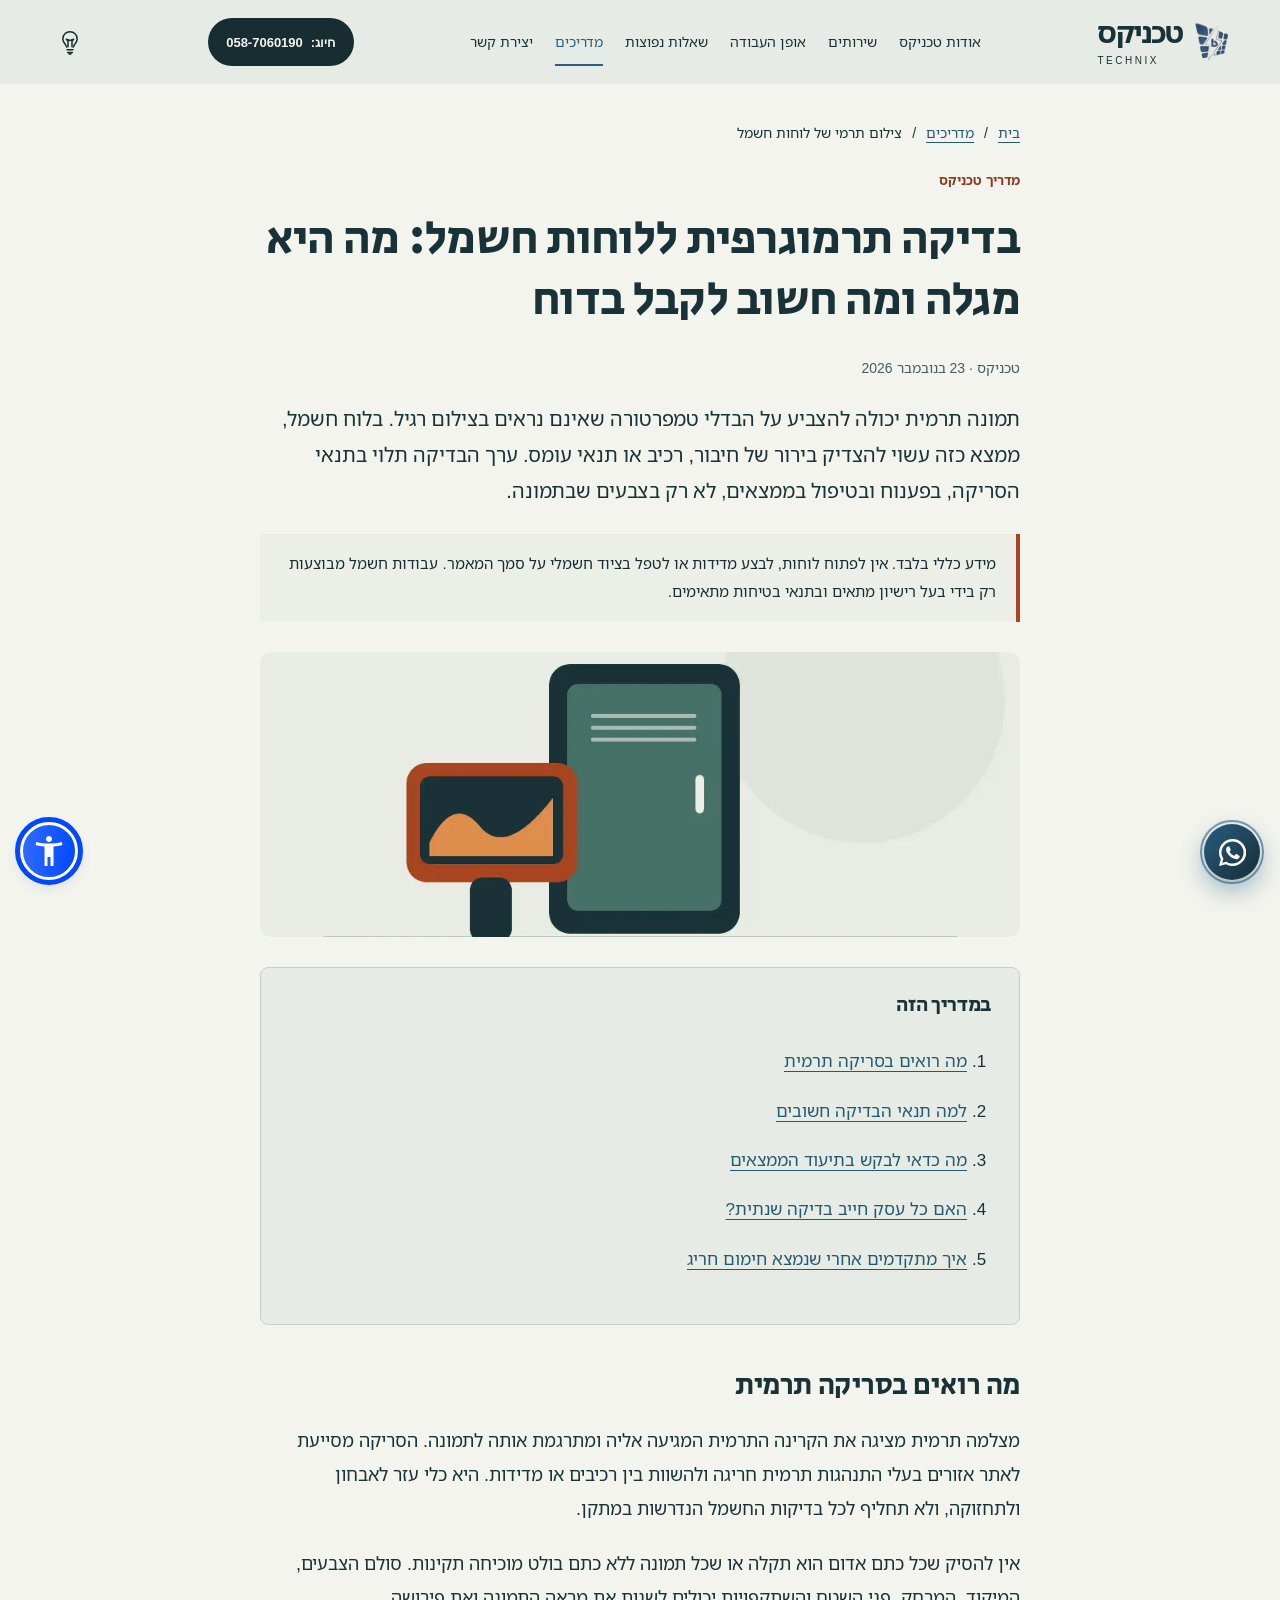
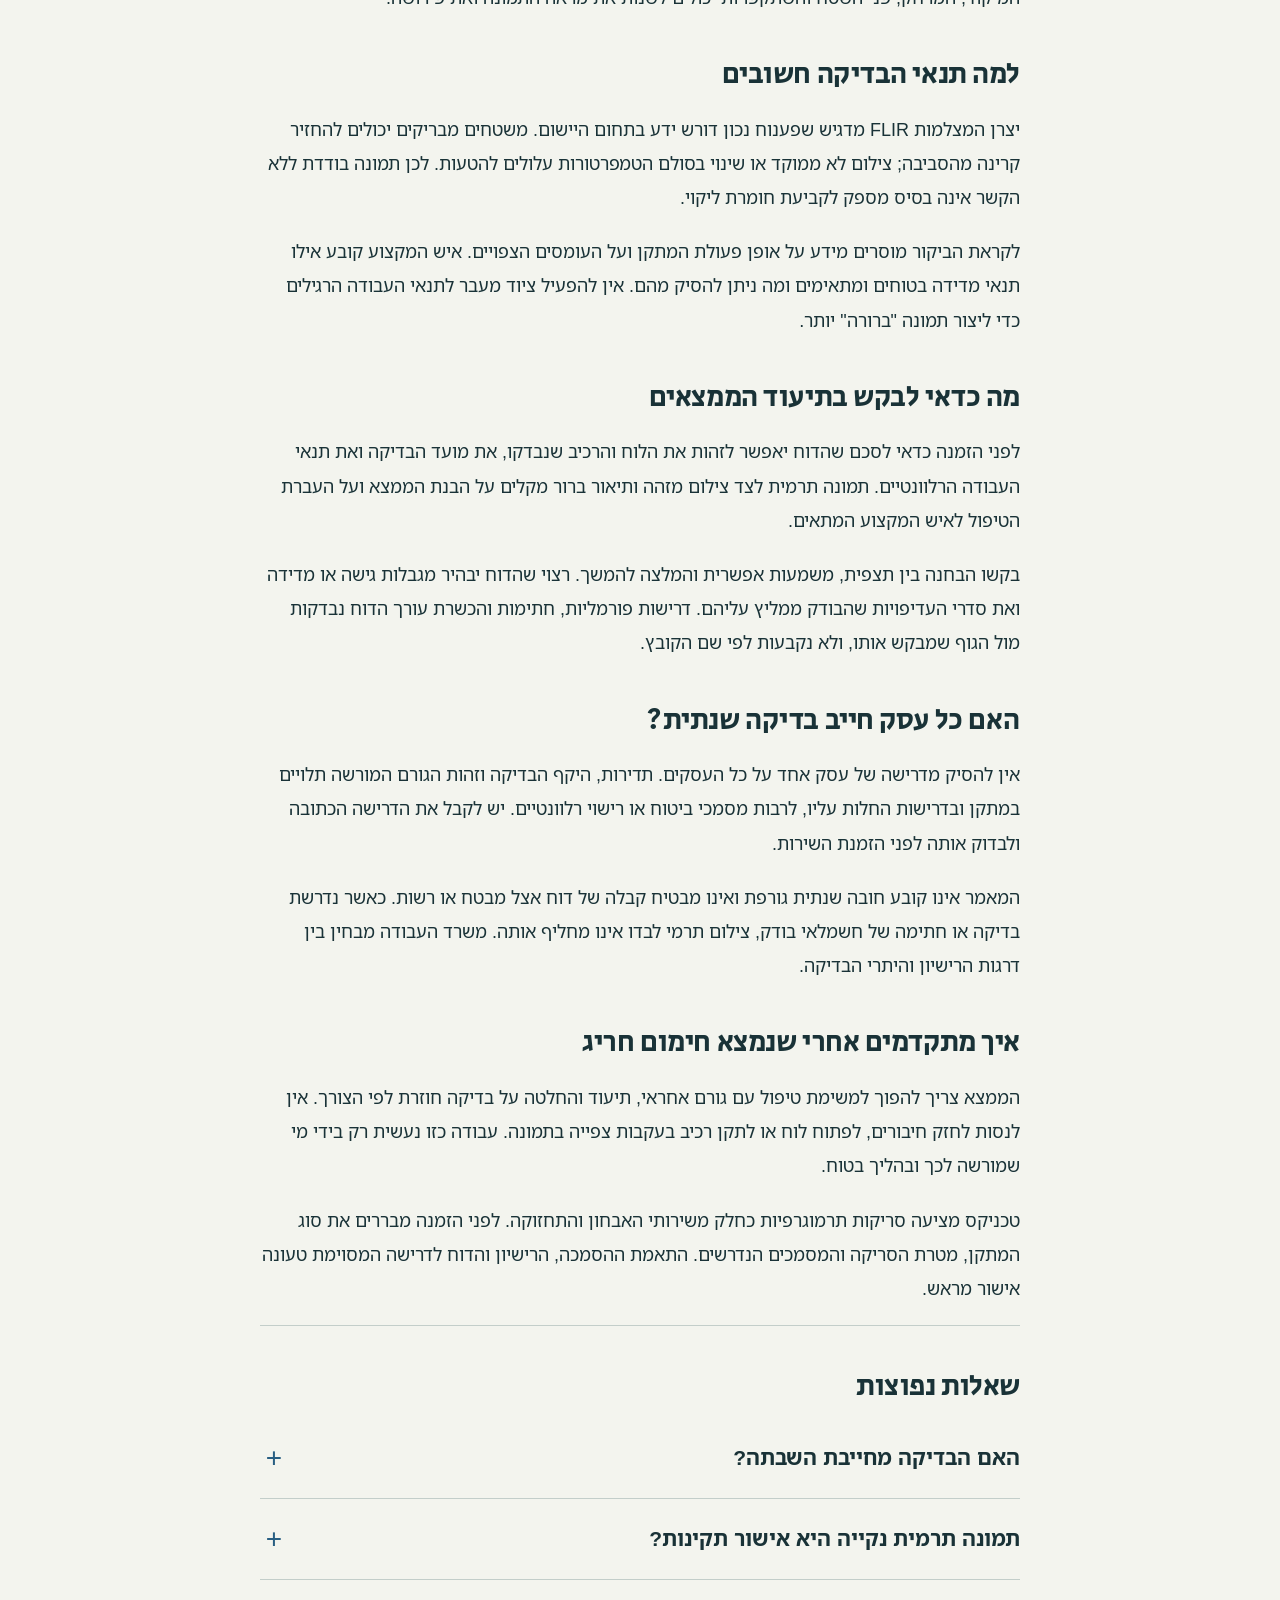
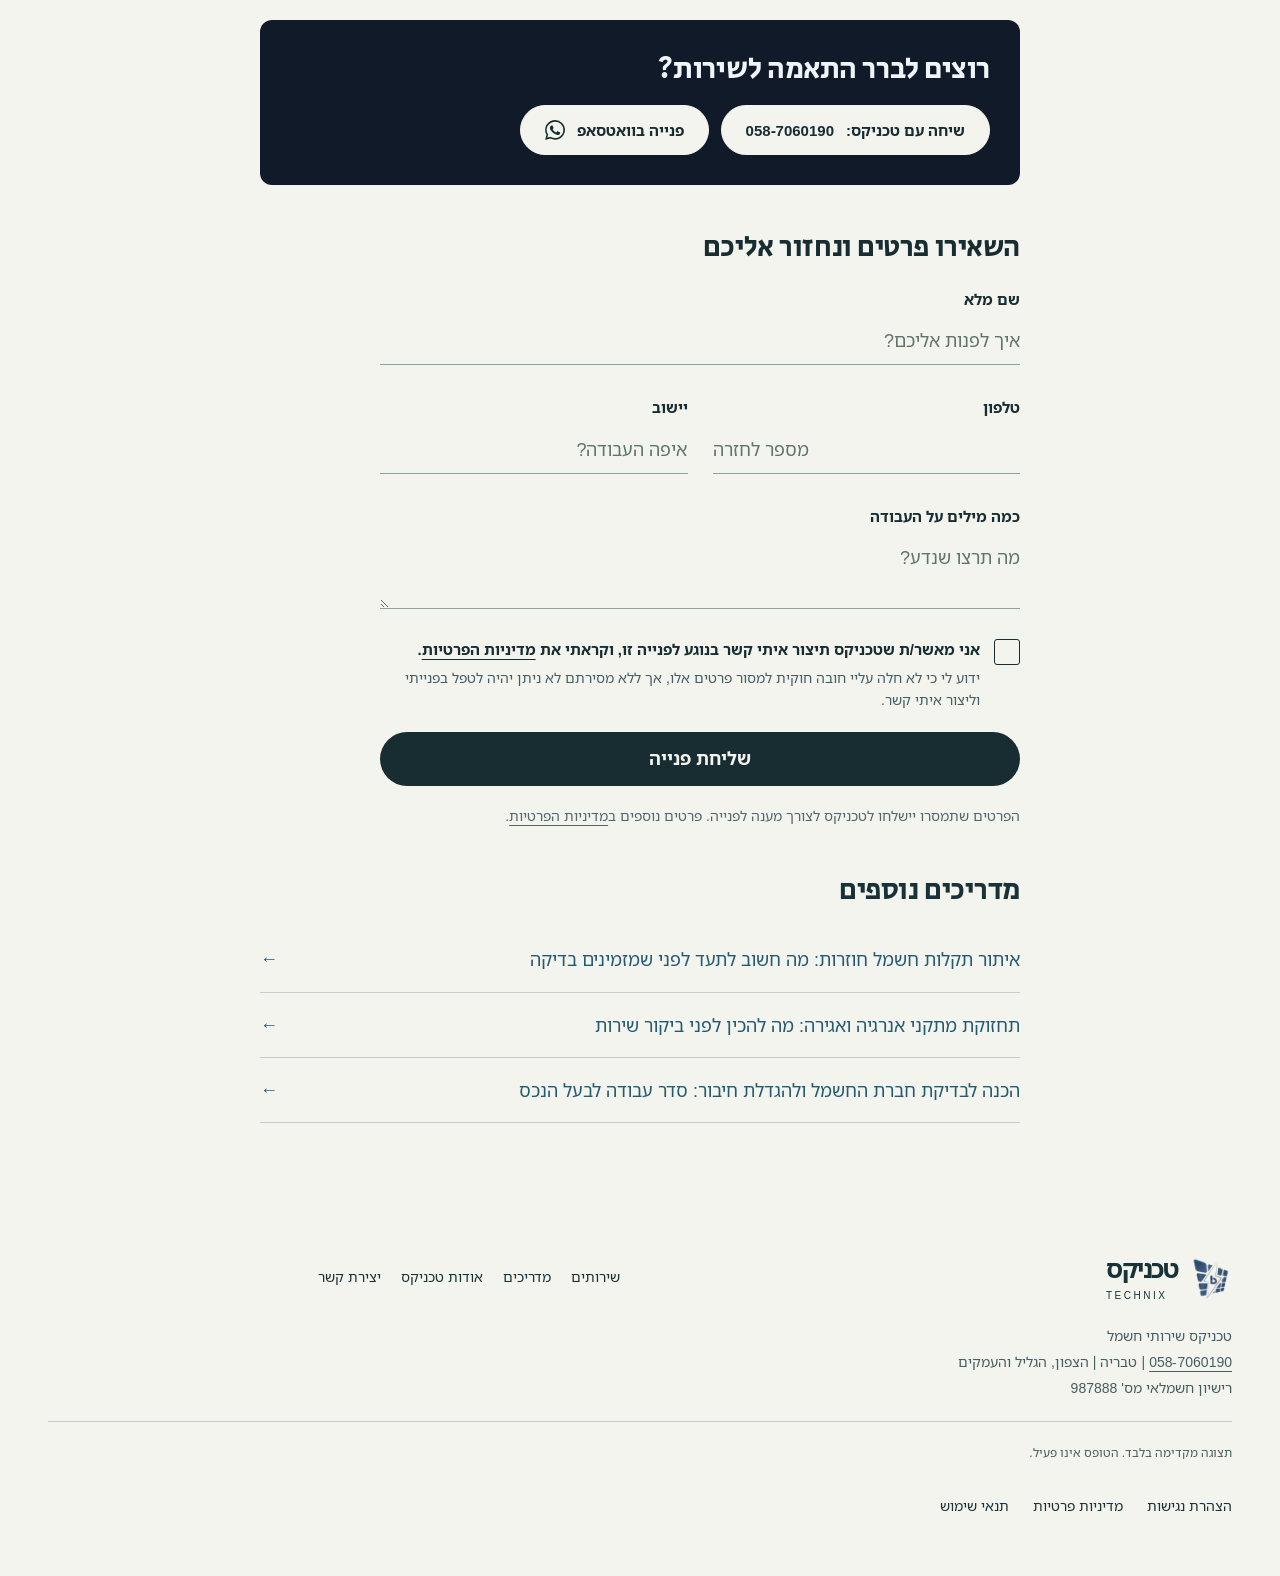
<file: electrical-panel-thermography.html>
<!DOCTYPE html><html lang="he" dir="rtl"><head><meta charset="utf-8"><meta name="viewport" content="width=device-width,initial-scale=1"><meta name="robots" content="noindex,nofollow"><meta name="description" content="מה בודקת סריקה תרמוגרפית, אילו מגבלות יש לתמונה תרמית ומה לברר לגבי דוח, תדירות ודרישות ביטוח."><meta property="og:title" content="בדיקה תרמוגרפית ללוחות חשמל: מה היא מגלה ומה חשוב לקבל בדוח"><meta property="og:description" content="מה בודקת סריקה תרמוגרפית, אילו מגבלות יש לתמונה תרמית ומה לברר לגבי דוח, תדירות ודרישות ביטוח."><meta property="og:type" content="article"><meta http-equiv="Content-Security-Policy" content="default-src 'none'; img-src 'self' data:; font-src data:; style-src 'self' 'unsafe-inline'; script-src 'self' 'sha256-Ew1kDeP90vhSvUobf7gcWBq8SWU3jJ2t4q64LhmXhrE='; base-uri 'none'; form-action 'none'"><title>בדיקה תרמוגרפית ללוחות חשמל: מה היא מגלה ומה חשוב לקבל בדוח | טכניקס</title>
<link href="[data-uri]" rel="icon"/><style>
/* Noto font redistribution license
Format: https://www.debian.org/doc/packaging-manuals/copyright-format/1.0/
Upstream-Name: Noto
Upstream-Contact: https://github.com/googlei18n/noto-fonts/issues
 http://groups.google.com/group/noto-font
Source: https://github.com/googlei18n/noto-fonts

Files: *
Copyright:
  2010,2012-2020, Google Inc.
  2015-2020, Google LLC.
License-Grant:
 This Font Software is licensed under the SIL Open Font License,
 Version 1.1.
License: OFL-1.1

Files:
 debian/*
Copyright:
  2013-2020, Jonas Smedegaard <dr@jones.dk>
  2020, Purism, SPC
  2013, Vasudev Kamath <kamathvasudev@gmail.com>
License-Grant:
 This program is free software;
 you can redistribute it and/or modify it
 under the terms of the GNU General Public License
 as published by the Free Software Foundation;
 either version 3, or (at your option) any later version.
License: GPL-3+

Files:
 debian/NotoMono/NotoMono-Regular.ttf
Copyright:
  2007, Google Inc.
License-Grant:
 This Font Software is licensed under the SIL Open Font License,
 Version 1.1.
License: OFL-1.1

License: OFL-1.1
 PREAMBLE
 .
 The goals of the Open Font License (OFL) are to stimulate
 worldwide development of collaborative font projects,
 to support the font creation efforts
 of academic and linguistic communities,
 and to provide a free and open framework
 in which fonts may be shared and improved
 in partnership with others.
 .
 The OFL allows the licensed fonts to be used, studied,
 modified and redistributed freely
 as long as they are not sold by themselves.
 The fonts, including any derivative works,
 can be bundled, embedded,
 redistributed and/or sold with any software
 provided that any reserved names are not used
 by derivative works.
 The fonts and derivatives, however,
 cannot be released under any other type of license.
 The requirement for fonts to remain under this license
 does not apply to any document
 created using the fonts or their derivatives.
 .
 DEFINITIONS
 .
 "Font Software" refers to the set of files
 released by the Copyright Holder(s) under this license
 and clearly marked as such.
 This may include source files, build scripts and documentation.
 .
 "Reserved Font Name" refers to any names specified as such
 after the copyright statement(s).
 .
 "Original Version" refers to the collection
 of Font Software components
 as distributed by the Copyright Holder(s).
 .
 "Modified Version" refers to any derivative
 made by adding to, deleting, or substituting --
 in part or in whole --
 any of the components of the Original Version,
 by changing formats
 or by porting the Font Software to a new environment.
 .
 "Author" refers to any designer, engineer, programmer,
 technical writer or other person
 who contributed to the Font Software.
 .
 PERMISSION & CONDITIONS
 .
 Permission is hereby granted, free of charge,
 to any person obtaining a copy of the Font Software,
 to use, study, copy, merge, embed, modify, redistribute,
 and sell modified and unmodified copies of the Font Software,
 subject to the following conditions:
 .
 1) Neither the Font Software nor any of its individual components,
 in Original or Modified Versions,
 may be sold by itself.
 .
 2) Original or Modified Versions of the Font Software
 may be bundled, redistributed and/or sold with any software,
 provided that each copy contains the above copyright notice
 and this license.
 These can be included either as stand-alone text files,
 human-readable headers or in the appropriate
 machine-readable metadata fields within text or binary files
 as long as those fields can be easily viewed by the user.
 .
 3) No Modified Version of the Font Software may use
 the Reserved Font Name(s)
 unless explicit written permission is granted
 by the corresponding Copyright Holder.
 This restriction only applies to the primary font name
 as presented to the users.
 .
 4) The name(s) of the Copyright Holder(s)
 or the Author(s) of the Font Software
 shall not be used to promote,
 endorse or advertise any Modified Version,
 except to acknowledge the contribution(s)
 of the Copyright Holder(s) and the Author(s)
 or with their explicit written permission.
 .
 5) The Font Software,
 modified or unmodified, in part or in whole,
 must be distributed entirely under this license,
 and must not be distributed under any other license.
 The requirement for fonts to remain under this license
 does not apply to any document
 created using the Font Software.
 .
 TERMINATION
 .
 This license becomes null and void
 if any of the above conditions are not met.
 .
 DISCLAIMER
 .
 THE FONT SOFTWARE IS PROVIDED "AS IS",
 WITHOUT WARRANTY OF ANY KIND, EXPRESS OR IMPLIED,
 INCLUDING BUT NOT LIMITED TO
 ANY WARRANTIES OF MERCHANTABILITY,
 FITNESS FOR A PARTICULAR PURPOSE AND NONINFRINGEMENT
 OF COPYRIGHT, PATENT, TRADEMARK, OR OTHER RIGHT.
 IN NO EVENT SHALL THE COPYRIGHT HOLDER BE LIABLE
 FOR ANY CLAIM, DAMAGES OR OTHER LIABILITY,
 INCLUDING ANY GENERAL, SPECIAL, INDIRECT,
 INCIDENTAL, OR CONSEQUENTIAL DAMAGES,
 WHETHER IN AN ACTION OF CONTRACT, TORT OR OTHERWISE,
 ARISING FROM, OUT OF THE USE OR INABILITY TO USE
 THE FONT SOFTWARE OR FROM OTHER DEALINGS IN THE FONT SOFTWARE.

License: GPL-3+
License-Reference: /usr/share/common-licenses/GPL-3

*/
*{box-sizing:border-box}html{scroll-behavior:smooth}body{margin:0;background:#f3f4ee;color:#193237;font-family:"Technix Hebrew",Arial,sans-serif;line-height:1.85}a{color:#245a70;text-underline-offset:4px}a:hover{text-decoration-thickness:2px}a:focus-visible,summary:focus-visible{outline:3px solid #a74520;outline-offset:5px;border-radius:3px}.skip{position:absolute;top:-100px;right:16px;background:white;padding:10px;z-index:5}.skip:focus{top:10px}.wrap{width:min(1120px,calc(100% - 40px));margin:auto}header{border-bottom:1px solid #c5d0cc;padding:18px 0}header .wrap{display:flex;justify-content:space-between;gap:20px;align-items:center}.brand{font-size:24px;font-weight:800;color:#193237;text-decoration:none}nav{display:flex;gap:24px;flex-wrap:wrap}main{padding:36px 0 70px}.crumb{font-size:14px;margin-bottom:28px}.eyebrow{color:#8e3b1d;font-size:14px;font-weight:700}h1{font-size:clamp(30px,4.2vw,52px);line-height:1.25;max-width:900px;margin:12px 0 24px;letter-spacing:-.035em}h2{font-size:clamp(23px,3vw,30px);line-height:1.4;margin:44px 0 14px}h3{font-size:22px;line-height:1.4}.lead{font-size:20px;max-width:800px}.meta,figcaption,.small{font-size:14px;color:#456067}.notice{border-right:4px solid #a74520;background:#ecefe8;padding:16px 20px;margin:25px 0;max-width:800px}.hero{margin:30px 0;max-width:900px}.hero img{width:100%;height:auto;display:block;border-radius:24px;border:1px solid #c5d0cc}.prose{max-width:760px}.prose p{margin:0 0 20px}.toc{border:1px solid #c5d0cc;padding:20px 28px;border-radius:20px;max-width:760px}.toc h2{margin:0;font-size:20px}.toc ol{padding-right:24px}.toc li{padding:5px 0}section{scroll-margin-top:20px}details{border-bottom:1px solid #bdc9c4;padding:16px 0}summary{cursor:pointer;font-weight:700;min-height:44px}.sources{overflow-wrap:anywhere}.sources li{margin:12px 0}.cta{margin:44px 0;padding:25px;background:#193237;color:#f3f4ee;border-radius:24px}.cta a{display:inline-block;background:#f3f4ee;color:#193237;border-radius:28px;padding:10px 22px;min-height:44px}.cta h2{margin:0 0 14px}.grid{display:grid;grid-template-columns:repeat(2,minmax(0,1fr));gap:24px;margin-top:30px}.card{border:1px solid #bdc9c4;border-radius:24px;overflow:hidden;background:#f9faf5}.card img{width:100%;height:auto;display:block;aspect-ratio:16/9;object-fit:cover}.card div{padding:22px}.card h2{margin:0 0 12px;font-size:25px}.card a{color:#193237}.card p{margin:0 0 14px}footer{border-top:1px solid #bdc9c4;padding:25px 0}.related li{margin:12px 0}img{max-width:100%}@media(max-width:600px){.grid{grid-template-columns:1fr}.wrap{width:calc(100% - 36px)}header .wrap{align-items:flex-start}nav{gap:14px;font-size:14px}.lead{font-size:18px}main{padding-top:24px}.hero{margin-inline:0}.notice{padding:15px}.toc{padding:18px}.card div{padding:20px}}@media(prefers-reduced-motion:reduce){html{scroll-behavior:auto}}@media print{header,nav,.cta{display:none}body{background:white;color:black}a{color:black}.wrap{width:100%}.hero{max-width:500px}details{break-inside:avoid}}.site-header{padding-block:0}.site-header a,.site-footer a{color:inherit;text-decoration:none}.site-header .brand,.site-footer .brand{font-weight:400}.site-header strong,.site-footer strong{font-weight:700}.site-header button{font:inherit}.site-footer{border-top:0}.site-header p,.site-footer p{margin:0}.site-header nav a:hover{color:var(--orange)}.site-header .button{display:none}.site-header nav a{border-radius:0}.site-footer .brand small{color:inherit}.site-header a:focus-visible,.site-header button:focus-visible,.site-footer a:focus-visible{outline:3px solid var(--orange);outline-offset:5px}:root{--paper:#f3f4ee;--ink:#172d32;--blue:#285e82;--orange:#99462b;--muted:#53666a;--rule:#ccd5d1;--light:#e6ebe5;--white:#fcfcf8}
.site-header{display:flex;align-items:center;justify-content:space-between;min-height:112px;border-bottom:1px solid var(--rule);gap:20px}
.brand{display:flex;gap:12px;align-items:center}
.brand img{mix-blend-mode:multiply;object-fit:contain}
.brand strong{font-size:30px;letter-spacing:-.06em;line-height:1.1;display:block}
.brand small{display:block;font:10px/1.5 Arial,sans-serif;letter-spacing:.25em;margin-top:6px}
.site-header nav{display:flex;align-items:center;gap:36px;font-size:13px}
.site-header nav a{padding-block:13px}
.site-header nav a:hover{color:var(--orange)}
.site-header nav .nav-contact{border-bottom:1px solid var(--ink);margin-inline-start:28px;padding-inline:0;display:flex;gap:24px}
.menu-button{display:none}
.site-footer{display:flex;align-items:center;gap:30px;padding-block:36px;flex-wrap:wrap}
.site-footer .brand strong{font-size:25px}
.site-footer>p{font-size:11px;color:var(--muted)}
.site-footer>a:not(.brand){margin-inline-start:auto;font-size:11px}
.site-footer>small{width:100%;font-size:10px;color:var(--muted);border-top:1px solid var(--rule);padding-top:14px;margin-top:10px}
@media (max-width:900px){.site-header nav{gap:20px}
.site-header nav .nav-contact{margin-inline-start:0}}
@media (max-width:660px){.site-header{min-height:88px;position:relative;flex-wrap:wrap;gap:0}
.brand strong{font-size:27px}
.brand img{width:34px;height:34px}
.brand small{font-size:9px}
.js .menu-button{display:flex;align-items:center;gap:14px;border:0;background:none;padding:12px 0;font-size:12px;color:var(--ink);min-height:44px}
.menu-button span{font-size:18px}
.site-header nav{display:flex;flex-direction:column;align-items:stretch;gap:0;width:100%;padding-bottom:20px}
.js .site-header nav{display:none}
.js .site-header nav.is-open{display:flex}
.site-header nav a{border-top:1px solid var(--rule);min-height:48px;font-size:14px}
.site-header nav .nav-contact{justify-content:space-between}
.site-footer{gap:20px;padding-block:28px}
.site-footer>p{font-size:10px}
.site-footer>a:not(.brand){margin-inline-start:0;width:100%;min-height:44px;padding-block:10px}
.site-footer>small{margin-top:0}}
.site-footer>p a{text-decoration:underline;text-underline-offset:4px}
@media (max-width:1000px){.site-header nav{gap:18px}
.site-header nav .nav-contact{margin-inline-start:0}}
@media (max-width:660px){.site-header nav a{font-size:15px}}
.site-header nav .nav-contact{border-radius:0;overflow:visible;padding:10px 4px 10px 0;min-height:44px;line-height:1.6}
.site-header nav .nav-contact::before,.site-header nav .nav-contact::after{border-radius:0}
.wa-mark{display:block;flex:none;width:20px;height:20px}
.site-header{width:100%;padding-inline:max(32px,calc((100% - 1184px)/2));background:var(--light)}
.site-header{display:grid;grid-template-columns:minmax(0,1fr) 180px minmax(0,1fr);gap:26px;min-height:130px;border-bottom:0}
.site-header>.brand{grid-column:2;grid-row:1;justify-self:center;gap:10px}
.site-header .brand strong{font-size:34px}
.site-header .brand img{width:46px;height:46px}
.site-header nav{grid-column:1;grid-row:1;justify-self:start;gap:14px;font-size:12px;flex-wrap:wrap}
.site-header nav a{white-space:nowrap;min-height:44px;display:flex;align-items:center}
.header-actions{grid-column:3;grid-row:1;display:flex;align-items:center;justify-content:flex-end;gap:16px;direction:rtl}
.header-phone{font:700 13px Arial,sans-serif;white-space:nowrap;min-height:44px;display:flex;align-items:center;text-underline-offset:5px}
.header-phone:hover{text-decoration:underline}
.header-actions .button{padding:10px 17px;gap:12px;min-height:44px;font-size:13px}
@media (max-width:1100px) and (min-width:761px){.site-header{grid-template-columns:1fr 160px 1fr;gap:18px}
.site-header nav{gap:4px 16px;font-size:12px}
.header-actions{flex-direction:column;gap:0}
.header-actions .button{min-height:42px}}
@media (max-width:1100px){.site-header{padding-inline:20px}
.site-header{grid-template-columns:1fr auto 1fr;min-height:100px;gap:0 12px;padding-block:12px}
.site-header>.brand{grid-column:2;grid-row:1}
.site-header .brand strong{font-size:27px}
.site-header .brand img{width:34px;height:34px}
.site-header .brand small{font-size:8px}
.js .site-header .menu-button{grid-column:1;grid-row:1;display:flex;align-items:center;justify-self:start;gap:6px;background:transparent;border:0;color:var(--ink);font-size:12px;min-height:44px;padding:8px 0}
.header-actions{grid-column:3;grid-row:1;justify-content:flex-end}
.header-actions .button{display:none}
.header-phone{font-size:11px}
.site-header nav{grid-column:1/-1;grid-row:2;width:100%;flex-direction:column;align-items:stretch;padding-bottom:10px;gap:0;justify-self:stretch}
.js .site-header nav{display:none}
.js .site-header nav.is-open{display:flex}
.site-header nav a{min-height:48px;border-top:1px solid var(--rule);font-size:15px}}
@media (max-width:370px){.site-header{gap:0 7px}
.site-header .brand{gap:6px}
.site-header .brand img{width:28px;height:28px}
.site-header .brand strong{font-size:23px}
.header-phone{font-size:10px}
.js .site-header .menu-button{font-size:11px}}
.site-header>.brand{transform:translateX(2px)}
.site-header{position:sticky;top:0;z-index:30;box-shadow:none}
.site-header.is-scrolled{background:transparent;box-shadow:none}
.site-header.is-scrolled::before{content:"";position:absolute;inset:0 0 -38px;background:linear-gradient(to bottom,#e6ebe5 0%,#e6ebe5 52%,#e6ebe5ee 68%,#e6ebe58c 83%,#e6ebe500 100%);z-index:-1;pointer-events:none}
@media (max-width:1100px){.site-header{grid-template-columns:1fr 1fr}
.site-header>.brand{grid-column:1;justify-self:start;transform:none}
.js .site-header .menu-button{grid-column:2;justify-self:end}
.site-header:has(nav.is-open){background:var(--light)}
.site-header:has(nav.is-open)::before{display:none}}
@media (max-width:1100px){.header-actions{display:none}
.site-header nav{max-height:calc(100dvh - 110px);overflow-y:auto}
.menu-button .menu-label{display:none}
.js .site-header .menu-button{min-width:44px;justify-content:center}
.menu-button span[aria-hidden]{font-size:23px}}
@media (max-width:1100px){.site-header{grid-template-columns:1fr 1fr}
.site-header>.brand{grid-column:1;justify-self:start;transform:none}
.js .site-header .menu-button{grid-column:2;justify-self:end}}
@media (min-width:1101px){.header-actions{display:none}
.site-header{grid-template-columns:repeat(3,minmax(0,1fr)) 180px repeat(3,minmax(0,1fr));gap:12px}
.site-header>.brand{grid-column:4}
.site-header nav{display:contents}
.site-header nav a{grid-row:1;justify-content:center;text-align:center;font-size:13px}
.site-header nav a:nth-child(1){grid-column:1}
.site-header nav a:nth-child(2){grid-column:2}
.site-header nav a:nth-child(3){grid-column:3}
.site-header nav a:nth-child(4){grid-column:5}
.site-header nav a:nth-child(5){grid-column:6}
.site-header nav a:nth-child(6){grid-column:7}}
.brand-gallery{margin:36px 0 0;display:flex;flex-direction:column;align-items:center;gap:14px;padding:14px 0 4px}
.brand-scene{position:relative;width:min(100%,440px);aspect-ratio:1}
.brand-photo-window{position:absolute;inset:0;mask:url("/technix-photo-mask.svg") center/contain no-repeat;-webkit-mask:url("/technix-photo-mask.svg") center/contain no-repeat}
.brand-photo{position:absolute;width:100%;height:100%;inset:0;object-fit:cover;object-position:50% 50%;opacity:0;transition:opacity 1.1s ease}
.brand-photo.is-active{opacity:1;z-index:2}
.brand-photo.is-previous{opacity:1;z-index:1}
.brand-photo.is-entering{animation:scene-enter .8s ease both}
.brand-mark-overlay{position:absolute;inset:0;width:100%;height:100%;pointer-events:none}
.brand-gallery figcaption{display:flex;flex-direction:column;align-items:center;gap:12px;color:var(--muted);font-size:11px;text-align:center}
@media (max-width:760px){.brand-gallery{margin-top:24px}
.brand-scene{width:min(100%,340px)}}
@media (prefers-reduced-motion:reduce){.brand-photo{transition:none;animation:none}}
.brand-photo:nth-child(1){object-position:100% 50%}
.brand-photo:nth-child(2){object-position:0% 50%}
.brand-photo:nth-child(3){object-position:25% 50%}
.brand-photo:nth-child(4){object-position:35% 50%}
.site-header.is-scrolled::before{backdrop-filter:blur(10px);-webkit-backdrop-filter:blur(10px);background:linear-gradient(to bottom,rgba(230,235,229,.86) 0%,rgba(230,235,229,.82) 52%,rgba(230,235,229,.66) 68%,rgba(230,235,229,.34) 83%,rgba(230,235,229,0) 100%)}html{scroll-padding-top:150px}.skip{z-index:60}@media(max-width:1100px){html{scroll-padding-top:120px}}@font-face{font-family:Technix Hebrew;src:url('[data-uri]') format('truetype');font-weight:400;font-style:normal;font-display:swap}@font-face{font-family:Technix Hebrew;src:url('[data-uri]') format('truetype');font-weight:700;font-style:normal;font-display:swap}.site-footer.wrap{width:min(1184px,calc(100% - 96px));margin-inline:auto}@media(max-width:900px){.site-footer.wrap{width:calc(100% - 56px)}}@media(max-width:660px){.site-footer.wrap{width:calc(100% - 40px)}}
.legal-page{max-width:850px;padding-block:40px 70px}.legal-page h1{margin-bottom:28px}.legal-page h2{margin-top:34px}.legal-page p{margin-block:15px}.footer-policies{display:flex;flex-wrap:wrap;gap:16px;font-size:13px}.asw-menu button:focus-visible,.asw-menu [role=button]:focus-visible,.asw-menu select:focus-visible,.asw-menu a:focus-visible{outline:3px solid #99462b!important;outline-offset:3px!important}.asw-menu{direction:rtl;font-family:Arial,sans-serif!important}.asw-menu-header,.asw-menu-reset-footer-btn{background:#172d32!important}.asw-menu-btn{background:#172d32!important;outline-color:#285e82!important}.asw-menu-btn:focus-visible{outline:4px solid #99462b!important}.asw-menu [data-key=readable-font] span{font-family:Arial,sans-serif!important}.technix-motion-off *, .technix-motion-off *::before,.technix-motion-off *::after{animation:none!important;transition:none!important;scroll-behavior:auto!important}.technix-motion-off .reviews-track{transform:none!important}.technix-motion-off .reviews.is-enhanced .reviews-window{overflow-x:auto!important}.technix-motion-off .reviews-group[aria-hidden=true]{display:none!important}
.site-footer{padding-bottom:100px!important}.sr-only{position:absolute;width:1px;height:1px;padding:0;margin:-1px;overflow:hidden;clip:rect(0,0,0,0);white-space:nowrap;border:0}
</style><link rel="stylesheet" href="/design-polish.css">
</head><body class="tx-article"><a class="skip" href="#main">דילוג לתוכן</a><header class="site-header wrap"><a class="brand" href="/" title="לראש הדף">
<img alt="" height="42" src="[data-uri]" width="42"/>
<span><strong>טכניקס</strong><small dir="ltr" lang="en">TECHNIX</small></span>
</a><button aria-controls="navigation" aria-expanded="false" class="menu-button" type="button" aria-label="פתיחת תפריט"><span class="menu-label">תפריט</span> <span aria-hidden="true">☰</span></button><nav aria-label="ניווט ראשי" id="navigation"><a href="/#about">אודות טכניקס</a><a href="/#services">שירותים</a><a href="/#process">אופן העבודה</a><a href="/#faq">שאלות נפוצות</a><a href="/guides">מדריכים</a><a href="/#contact">יצירת קשר</a><a class="menu-contact" href="tel:+972587060190">חיוג מהיר: <bdi>058-7060190</bdi></a><a class="menu-contact" href="https://wa.me/972587060190?text=%D7%A9%D7%9C%D7%95%D7%9D+%D7%99%D7%A9%D7%A8%D7%90%D7%9C%2C+%D7%94%D7%92%D7%A2%D7%AA%D7%99+%D7%9E%D7%94%D7%90%D7%AA%D7%A8.+%D7%90%D7%A9%D7%9E%D7%97+%D7%9C%D7%94%D7%AA%D7%99%D7%99%D7%A2%D7%A5+%D7%9C%D7%92%D7%91%D7%99+">פנייה בוואטסאפ <svg aria-hidden="true" class="wa-mark" focusable="false" height="20" viewbox="0 0 24 24" width="20"><path d="M20.5 3.5A11.8 11.8 0 0 0 12.1 0C5.5 0 .2 5.3.2 11.9c0 2.1.5 4.1 1.6 5.9L.1 24l6.4-1.7c1.7.9 3.6 1.4 5.6 1.4 6.6 0 11.9-5.3 11.9-11.9 0-3.2-1.2-6.1-3.5-8.3ZM12.1 21.7c-1.8 0-3.6-.5-5.1-1.4l-.4-.2-3.8 1 1-3.7-.3-.4A9.8 9.8 0 0 1 2 11.9C2 6.4 6.5 2 12.1 2a9.8 9.8 0 0 1 7 2.9 9.8 9.8 0 0 1 2.9 7c0 5.4-4.5 9.8-9.9 9.8Zm5.4-7.3c-.3-.1-1.8-.9-2.1-1-.3-.1-.5-.1-.7.2-.2.3-.8 1-.9 1.2-.2.2-.3.2-.6.1-1.7-.8-2.8-1.5-3.9-3.4-.3-.5.3-.4.9-1.6.1-.2 0-.4 0-.6l-1-2.3c-.2-.6-.5-.5-.7-.5h-.6c-.2 0-.6.1-.9.4-.3.3-1.1 1.1-1.1 2.6s1.1 2.9 1.3 3.1c.1.2 2.1 3.3 5.2 4.6 1.9.8 2.6.9 3.6.8.6-.1 1.8-.7 2-1.4.3-.7.3-1.3.2-1.4-.1-.2-.3-.3-.6-.4Z" fill="currentColor"></path></svg></a></nav><div class="header-actions"><a class="header-phone" href="tel:+972587060190"><span>חיוג</span><bdi>058-7060190</bdi><span class="sr-only"> חיוג לטכניקס</span></a><a class="button button-dark" href="https://wa.me/972587060190?text=%D7%A9%D7%9C%D7%95%D7%9D+%D7%99%D7%A9%D7%A8%D7%90%D7%9C%2C+%D7%94%D7%92%D7%A2%D7%AA%D7%99+%D7%9E%D7%94%D7%90%D7%AA%D7%A8.+%D7%90%D7%A9%D7%9E%D7%97+%D7%9C%D7%94%D7%AA%D7%99%D7%99%D7%A2%D7%A5+%D7%9C%D7%92%D7%91%D7%99+">וואטסאפ <svg aria-hidden="true" class="wa-mark" focusable="false" height="20" viewbox="0 0 24 24" width="20"><path d="M20.5 3.5A11.8 11.8 0 0 0 12.1 0C5.5 0 .2 5.3.2 11.9c0 2.1.5 4.1 1.6 5.9L.1 24l6.4-1.7c1.7.9 3.6 1.4 5.6 1.4 6.6 0 11.9-5.3 11.9-11.9 0-3.2-1.2-6.1-3.5-8.3ZM12.1 21.7c-1.8 0-3.6-.5-5.1-1.4l-.4-.2-3.8 1 1-3.7-.3-.4A9.8 9.8 0 0 1 2 11.9C2 6.4 6.5 2 12.1 2a9.8 9.8 0 0 1 7 2.9 9.8 9.8 0 0 1 2.9 7c0 5.4-4.5 9.8-9.9 9.8Zm5.4-7.3c-.3-.1-1.8-.9-2.1-1-.3-.1-.5-.1-.7.2-.2.3-.8 1-.9 1.2-.2.2-.3.2-.6.1-1.7-.8-2.8-1.5-3.9-3.4-.3-.5.3-.4.9-1.6.1-.2 0-.4 0-.6l-1-2.3c-.2-.6-.5-.5-.7-.5h-.6c-.2 0-.6.1-.9.4-.3.3-1.1 1.1-1.1 2.6s1.1 2.9 1.3 3.1c.1.2 2.1 3.3 5.2 4.6 1.9.8 2.6.9 3.6.8.6-.1 1.8-.7 2-1.4.3-.7.3-1.3.2-1.4-.1-.2-.3-.3-.6-.4Z" fill="currentColor"></path></svg></a></div></header><main id="main" class="wrap"><nav class="crumb" aria-label="מיקום באתר"><a href="/">בית</a> / <a href="/guides">מדריכים</a> / <span aria-current="page">צילום תרמי של לוחות חשמל</span></nav><p class="eyebrow">מדריך טכניקס</p><h1>בדיקה תרמוגרפית ללוחות חשמל: מה היא מגלה ומה חשוב לקבל בדוח</h1><p class="meta">טכניקס · 23 בנובמבר 2026</p><p class="lead">תמונה תרמית יכולה להצביע על הבדלי טמפרטורה שאינם נראים בצילום רגיל. בלוח חשמל, ממצא כזה עשוי להצדיק בירור של חיבור, רכיב או תנאי עומס. ערך הבדיקה תלוי בתנאי הסריקה, בפענוח ובטיפול בממצאים, לא רק בצבעים שבתמונה.</p><p class="notice">מידע כללי בלבד. אין לפתוח לוחות, לבצע מדידות או לטפל בציוד חשמלי על סמך המאמר. עבודות חשמל מבוצעות רק בידי בעל רישיון מתאים ובתנאי בטיחות מתאימים.</p><figure class="hero"><img src="[data-uri]" alt="" width="960" height="540" fetchpriority="high"></figure><nav class="toc" aria-label="תוכן המאמר"><h2>במדריך הזה</h2><ol><li><a href="#section-0">מה רואים בסריקה תרמית</a></li><li><a href="#section-1">למה תנאי הבדיקה חשובים</a></li><li><a href="#section-2">מה כדאי לבקש בתיעוד הממצאים</a></li><li><a href="#section-3">האם כל עסק חייב בדיקה שנתית?</a></li><li><a href="#section-4">איך מתקדמים אחרי שנמצא חימום חריג</a></li></ol></nav><div class="prose"><section id="section-0"><h2>מה רואים בסריקה תרמית</h2><p>מצלמה תרמית מציגה את הקרינה התרמית המגיעה אליה ומתרגמת אותה לתמונה. הסריקה מסייעת לאתר אזורים בעלי התנהגות תרמית חריגה ולהשוות בין רכיבים או מדידות. היא כלי עזר לאבחון ולתחזוקה, ולא תחליף לכל בדיקות החשמל הנדרשות במתקן.</p><p>אין להסיק שכל כתם אדום הוא תקלה או שכל תמונה ללא כתם בולט מוכיחה תקינות. סולם הצבעים, המיקוד, המרחק, פני השטח והשתקפויות יכולים לשנות את מראה התמונה ואת פירושה.</p></section><section id="section-1"><h2>למה תנאי הבדיקה חשובים</h2><p>יצרן המצלמות FLIR מדגיש שפענוח נכון דורש ידע בתחום היישום. משטחים מבריקים יכולים להחזיר קרינה מהסביבה; צילום לא ממוקד או שינוי בסולם הטמפרטורות עלולים להטעות. לכן תמונה בודדת ללא הקשר אינה בסיס מספק לקביעת חומרת ליקוי.</p><p>לקראת הביקור מוסרים מידע על אופן פעולת המתקן ועל העומסים הצפויים. איש המקצוע קובע אילו תנאי מדידה בטוחים ומתאימים ומה ניתן להסיק מהם. אין להפעיל ציוד מעבר לתנאי העבודה הרגילים כדי ליצור תמונה &quot;ברורה&quot; יותר.</p></section><section id="section-2"><h2>מה כדאי לבקש בתיעוד הממצאים</h2><p>לפני הזמנה כדאי לסכם שהדוח יאפשר לזהות את הלוח והרכיב שנבדקו, את מועד הבדיקה ואת תנאי העבודה הרלוונטיים. תמונה תרמית לצד צילום מזהה ותיאור ברור מקלים על הבנת הממצא ועל העברת הטיפול לאיש המקצוע המתאים.</p><p>בקשו הבחנה בין תצפית, משמעות אפשרית והמלצה להמשך. רצוי שהדוח יבהיר מגבלות גישה או מדידה ואת סדרי העדיפויות שהבודק ממליץ עליהם. דרישות פורמליות, חתימות והכשרת עורך הדוח נבדקות מול הגוף שמבקש אותו, ולא נקבעות לפי שם הקובץ.</p></section><section id="section-3"><h2>האם כל עסק חייב בדיקה שנתית?</h2><p>אין להסיק מדרישה של עסק אחד על כל העסקים. תדירות, היקף הבדיקה וזהות הגורם המורשה תלויים במתקן ובדרישות החלות עליו, לרבות מסמכי ביטוח או רישוי רלוונטיים. יש לקבל את הדרישה הכתובה ולבדוק אותה לפני הזמנת השירות.</p><p>המאמר אינו קובע חובה שנתית גורפת ואינו מבטיח קבלה של דוח אצל מבטח או רשות. כאשר נדרשת בדיקה או חתימה של חשמלאי בודק, צילום תרמי לבדו אינו מחליף אותה. משרד העבודה מבחין בין דרגות הרישיון והיתרי הבדיקה.</p></section><section id="section-4"><h2>איך מתקדמים אחרי שנמצא חימום חריג</h2><p>הממצא צריך להפוך למשימת טיפול עם גורם אחראי, תיעוד והחלטה על בדיקה חוזרת לפי הצורך. אין לנסות לחזק חיבורים, לפתוח לוח או לתקן רכיב בעקבות צפייה בתמונה. עבודה כזו נעשית רק בידי מי שמורשה לכך ובהליך בטוח.</p><p>טכניקס מציעה סריקות תרמוגרפיות כחלק משירותי האבחון והתחזוקה. לפני הזמנה מבררים את סוג המתקן, מטרת הסריקה והמסמכים הנדרשים. התאמת ההסמכה, הרישיון והדוח לדרישה המסוימת טעונה אישור מראש.</p></section><section class="faq-list"><h2>שאלות נפוצות</h2><details><summary>האם הבדיקה מחייבת השבתה?<span class="faq-icon" aria-hidden="true">+</span></summary><p>הדבר תלוי במתקן, בנגישות ובתנאי העבודה הבטוחים. לא מבטיחים בדיקה ללא השבתה לפני בירור.</p></details><details><summary>תמונה תרמית נקייה היא אישור תקינות?<span class="faq-icon" aria-hidden="true">+</span></summary><p>לא. היא מתארת ממצאים בתנאי הסריקה ואינה מחליפה בדיקות או אישורים אחרים הנדרשים למתקן.</p></details></section><section class="cta"><h2>רוצים לברר התאמה לשירות?</h2><div class="cta-actions"><a href="tel:+972587060190">שיחה עם טכניקס: <bdi>058-7060190</bdi></a><a class="button button-dark" href="https://wa.me/972587060190?text=%D7%A9%D7%9C%D7%95%D7%9D+%D7%99%D7%A9%D7%A8%D7%90%D7%9C%2C+%D7%94%D7%92%D7%A2%D7%AA%D7%99+%D7%9E%D7%94%D7%90%D7%AA%D7%A8.+%D7%90%D7%A9%D7%9E%D7%97+%D7%9C%D7%94%D7%AA%D7%99%D7%99%D7%A2%D7%A5+%D7%9C%D7%92%D7%91%D7%99+">פנייה בוואטסאפ <svg aria-hidden="true" class="wa-mark" focusable="false" height="20" viewbox="0 0 24 24" width="20"><path d="M20.5 3.5A11.8 11.8 0 0 0 12.1 0C5.5 0 .2 5.3.2 11.9c0 2.1.5 4.1 1.6 5.9L.1 24l6.4-1.7c1.7.9 3.6 1.4 5.6 1.4 6.6 0 11.9-5.3 11.9-11.9 0-3.2-1.2-6.1-3.5-8.3ZM12.1 21.7c-1.8 0-3.6-.5-5.1-1.4l-.4-.2-3.8 1 1-3.7-.3-.4A9.8 9.8 0 0 1 2 11.9C2 6.4 6.5 2 12.1 2a9.8 9.8 0 0 1 7 2.9 9.8 9.8 0 0 1 2.9 7c0 5.4-4.5 9.8-9.9 9.8Zm5.4-7.3c-.3-.1-1.8-.9-2.1-1-.3-.1-.5-.1-.7.2-.2.3-.8 1-.9 1.2-.2.2-.3.2-.6.1-1.7-.8-2.8-1.5-3.9-3.4-.3-.5.3-.4.9-1.6.1-.2 0-.4 0-.6l-1-2.3c-.2-.6-.5-.5-.7-.5h-.6c-.2 0-.6.1-.9.4-.3.3-1.1 1.1-1.1 2.6s1.1 2.9 1.3 3.1c.1.2 2.1 3.3 5.2 4.6 1.9.8 2.6.9 3.6.8.6-.1 1.8-.7 2-1.4.3-.7.3-1.3.2-1.4-.1-.2-.3-.3-.6-.4Z" fill="currentColor"></path></svg></a></div></section><section class="article-contact" aria-labelledby="article-contact-title"><h2 id="article-contact-title">השאירו פרטים ונחזור אליכם</h2>
<form id="contact-form" novalidate="" aria-describedby="form-privacy">
<fieldset>
<legend class="sr-only">פרטי פנייה</legend>
<label for="full-name">שם מלא</label><input autocomplete="name" id="full-name" name="name" maxlength="120" placeholder="איך לפנות אליכם?" required="" type="text"/>
<div class="form-row"><div><label for="phone">טלפון</label><input autocomplete="tel" id="phone" name="phone" inputmode="tel" maxlength="40" placeholder="מספר לחזרה" required="" type="tel"/></div><div><label for="town">יישוב</label><input autocomplete="address-level2" id="town" name="town" maxlength="120" placeholder="איפה העבודה?" type="text"/></div></div>
<label for="message">כמה מילים על העבודה</label><textarea id="message" name="message" maxlength="4000" placeholder="מה תרצו שנדע?" rows="2"></textarea>
<div class="consent"><input type="checkbox" id="form-consent" name="consent" required="" aria-required="true" aria-describedby="form-consent-sub"/><span class="consent-text"><label class="consent-main" for="form-consent">אני מאשר/ת שטכניקס תיצור איתי קשר בנוגע לפנייה זו, וקראתי את <a href="privacy.html">מדיניות הפרטיות</a>.</label><span class="consent-sub" id="form-consent-sub">ידוע לי כי לא חלה עליי חובה חוקית למסור פרטים אלו, אך ללא מסירתם לא ניתן יהיה לטפל בפנייתי וליצור איתי קשר.</span></span></div>
<div class="hp-field" aria-hidden="true"><label for="website-url">אל תמלאו שדה זה</label><input id="website-url" name="_honey" tabindex="-1" autocomplete="off" type="text"/></div>
<button class="button" type="submit">שליחת פנייה</button>
</fieldset>
<p class="form-status" id="form-status" role="status" aria-live="polite" hidden=""></p>
<p class="form-note" id="form-privacy">הפרטים שתמסרו יישלחו לטכניקס לצורך מענה לפנייה. פרטים נוספים ב<a href="/privacy">מדיניות הפרטיות</a>.</p>
</form></section>
<section><h2>מדריכים נוספים</h2><ul class="related"><li><a href="/electrical-fault-diagnosis">איתור תקלות חשמל חוזרות: מה חשוב לתעד לפני שמזמינים בדיקה</a></li><li><a href="/energy-site-maintenance">תחזוקת מתקני אנרגיה ואגירה: מה להכין לפני ביקור שירות</a></li><li><a href="/utility-inspection-preparation">הכנה לבדיקת חברת החשמל ולהגדלת חיבור: סדר עבודה לבעל הנכס</a></li></ul></section></div></main><footer class="wrap site-footer"><a class="brand" href="/"><img alt="" height="42" src="/technix-logo.svg" width="42"/><span><strong>טכניקס</strong><small dir="ltr" lang="en">TECHNIX</small></span></a><p>טכניקס שירותי חשמל<br/><a href="tel:+972587060190"><bdi>058-7060190</bdi></a> | טבריה | הצפון, הגליל והעמקים<br/>רישיון חשמלאי מס' 987888</p><small>תצוגה מקדימה בלבד. הטופס אינו פעיל.</small><nav class="footer-links" aria-label="קישורים שימושיים"><a href="/#services">שירותים</a><a href="/guides">מדריכים</a><a href="/#about">אודות טכניקס</a><a href="/#contact">יצירת קשר</a></nav><nav class="footer-policies" aria-label="מדיניות האתר"><a href="/accessibility">הצהרת נגישות</a><a href="/privacy">מדיניות פרטיות</a><a href="/terms">תנאי שימוש</a></nav></footer><aside class="mobile-contact" aria-label="יצירת קשר מהירה" hidden><a class="button button-dark" href="https://wa.me/972587060190?text=%D7%A9%D7%9C%D7%95%D7%9D+%D7%99%D7%A9%D7%A8%D7%90%D7%9C%2C+%D7%94%D7%92%D7%A2%D7%AA%D7%99+%D7%9E%D7%94%D7%90%D7%AA%D7%A8.+%D7%90%D7%A9%D7%9E%D7%97+%D7%9C%D7%94%D7%AA%D7%99%D7%99%D7%A2%D7%A5+%D7%9C%D7%92%D7%91%D7%99+">פנייה בוואטסאפ <svg aria-hidden="true" class="wa-mark" focusable="false" height="20" viewbox="0 0 24 24" width="20"><path d="M20.5 3.5A11.8 11.8 0 0 0 12.1 0C5.5 0 .2 5.3.2 11.9c0 2.1.5 4.1 1.6 5.9L.1 24l6.4-1.7c1.7.9 3.6 1.4 5.6 1.4 6.6 0 11.9-5.3 11.9-11.9 0-3.2-1.2-6.1-3.5-8.3ZM12.1 21.7c-1.8 0-3.6-.5-5.1-1.4l-.4-.2-3.8 1 1-3.7-.3-.4A9.8 9.8 0 0 1 2 11.9C2 6.4 6.5 2 12.1 2a9.8 9.8 0 0 1 7 2.9 9.8 9.8 0 0 1 2.9 7c0 5.4-4.5 9.8-9.9 9.8Zm5.4-7.3c-.3-.1-1.8-.9-2.1-1-.3-.1-.5-.1-.7.2-.2.3-.8 1-.9 1.2-.2.2-.3.2-.6.1-1.7-.8-2.8-1.5-3.9-3.4-.3-.5.3-.4.9-1.6.1-.2 0-.4 0-.6l-1-2.3c-.2-.6-.5-.5-.7-.5h-.6c-.2 0-.6.1-.9.4-.3.3-1.1 1.1-1.1 2.6s1.1 2.9 1.3 3.1c.1.2 2.1 3.3 5.2 4.6 1.9.8 2.6.9 3.6.8.6-.1 1.8-.7 2-1.4.3-.7.3-1.3.2-1.4-.1-.2-.3-.3-.6-.4Z" fill="currentColor"></path></svg></a><a class="button button-outline" href="tel:+972587060190">חיוג</a></aside><script>
'use strict';

document.documentElement.classList.add('js');

const stickyHeader = document.querySelector('.site-header');
const syncHeaderShadow = () => stickyHeader.classList.toggle('is-scrolled', window.scrollY > 2);
window.addEventListener('scroll', syncHeaderShadow, { passive: true });
syncHeaderShadow();
// Progressive enhancement. No requests, tracking, storage, or form submission.
const menuButton = document.querySelector('.menu-button');
const navigation = document.querySelector('#navigation');

function closeMenu() {
  menuButton.setAttribute('aria-expanded', 'false');
  navigation.classList.remove('is-open');
}

menuButton.addEventListener('click', () => {
  const expanded = menuButton.getAttribute('aria-expanded') !== 'true';
  menuButton.setAttribute('aria-expanded', String(expanded));
  navigation.classList.toggle('is-open', expanded);
});

navigation.addEventListener('click', (event) => {
  if (event.target.closest('a')) closeMenu();
});

document.addEventListener('keydown', (event) => {
  if (event.key === 'Escape' && menuButton.getAttribute('aria-expanded') === 'true') {
    closeMenu();
    menuButton.focus();
  }
});

</script><script defer src="/sienna-technix.js" data-asw-lang="he" data-asw-position="bottom-left"></script><script defer src="/accessibility-bridge.js"></script><script src="/design-polish.js" defer></script>
</body></html>
</file>
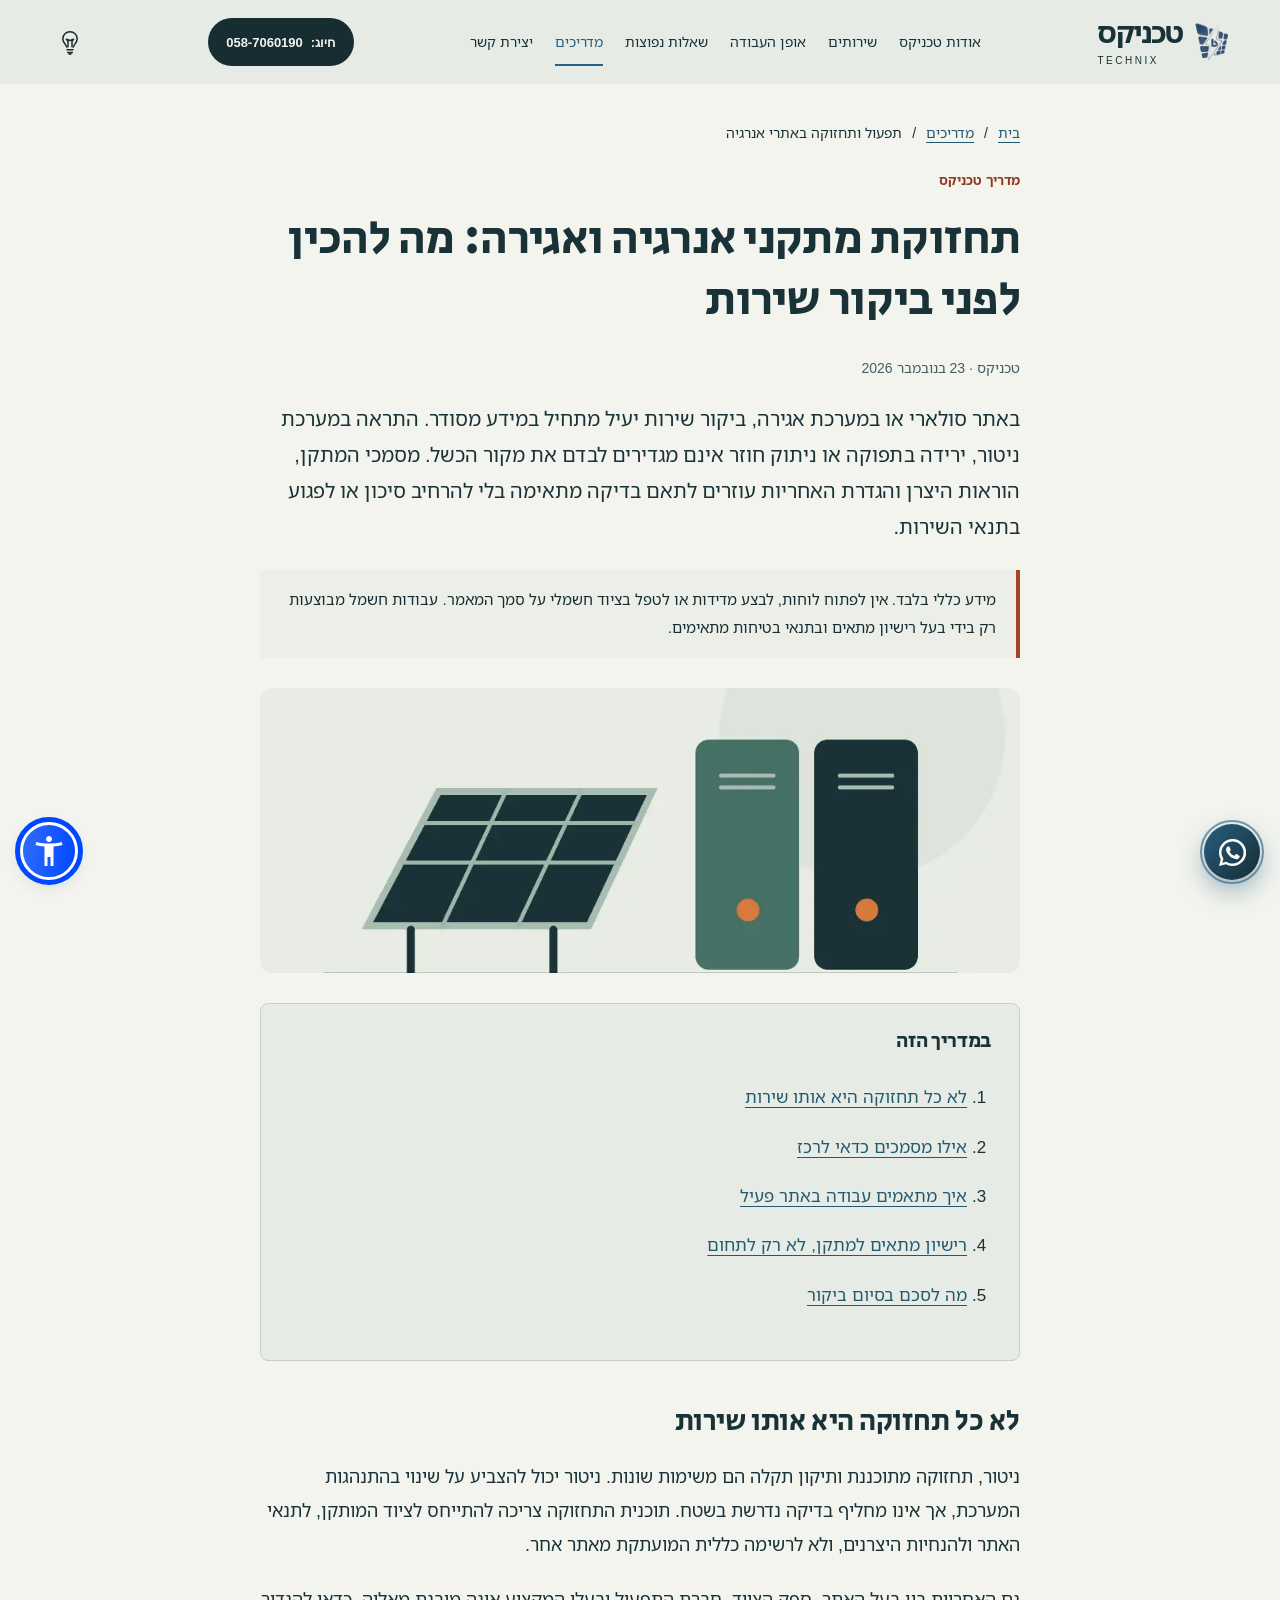
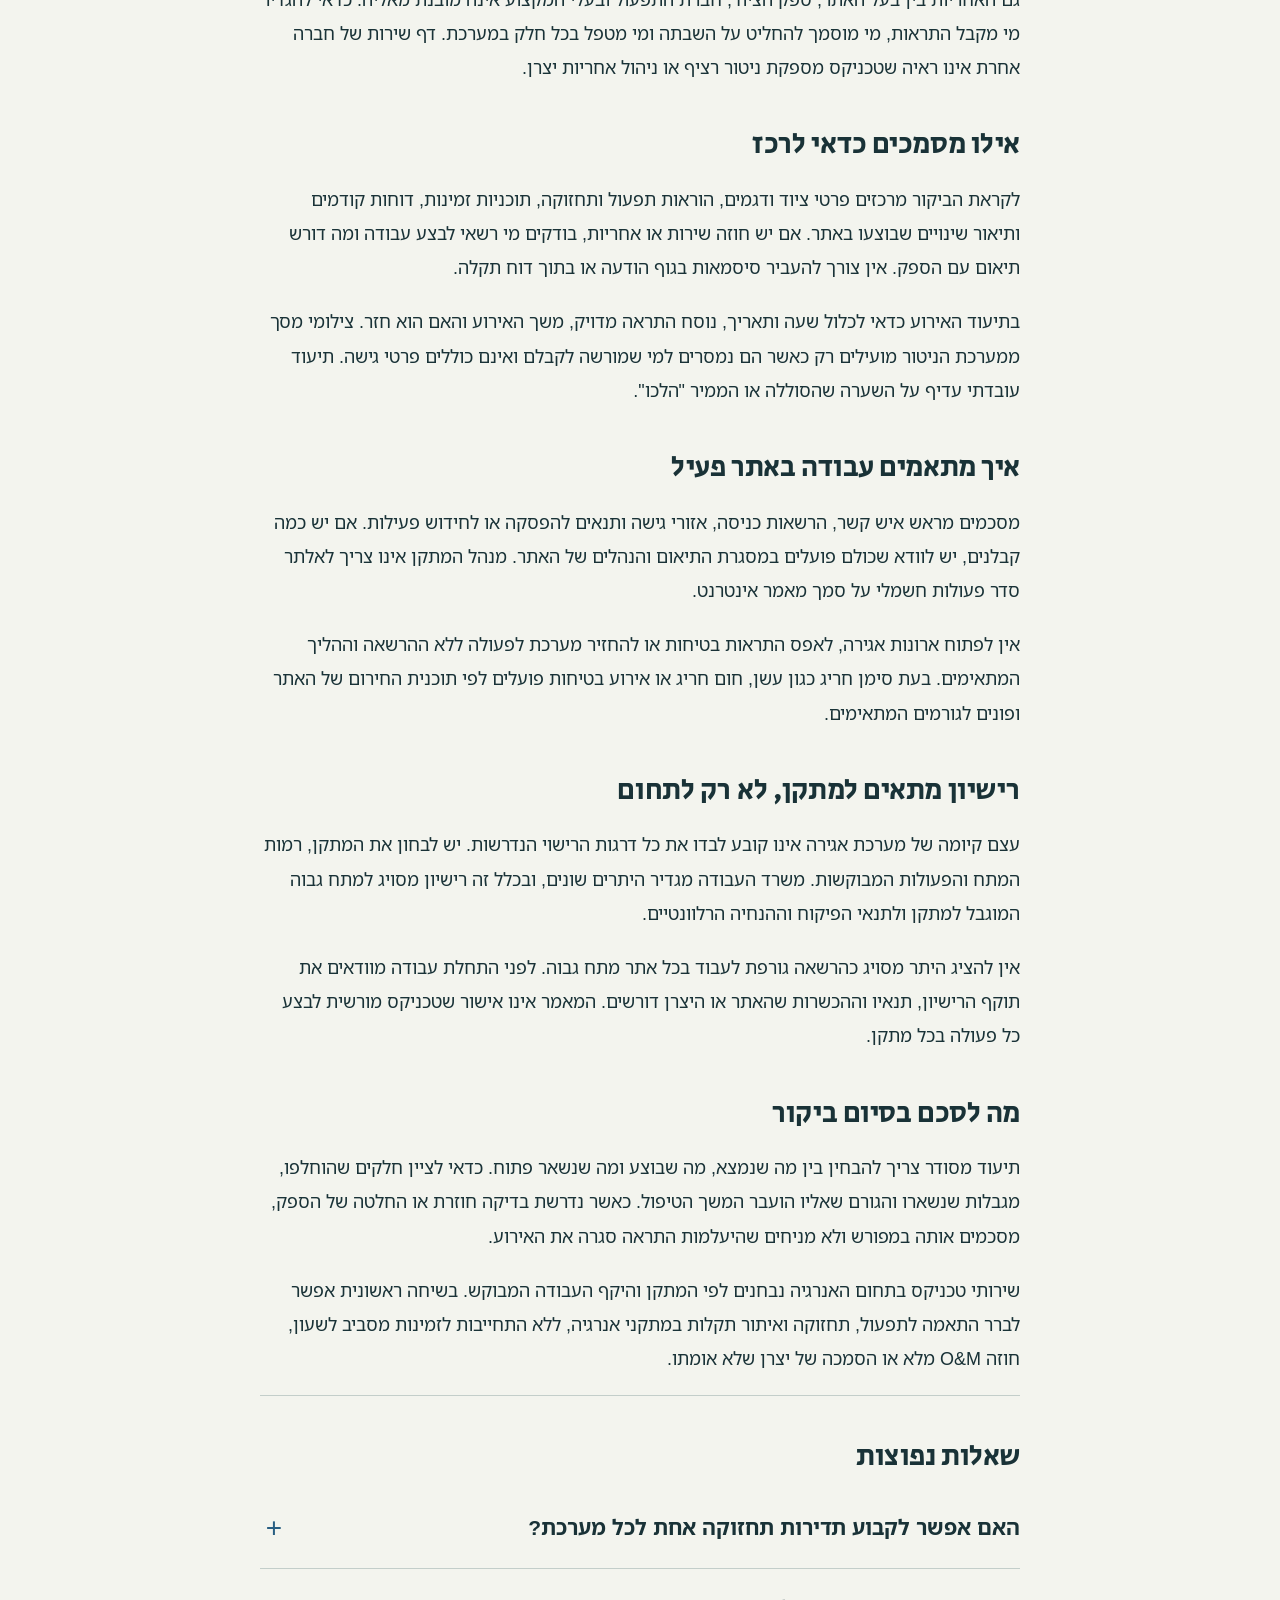
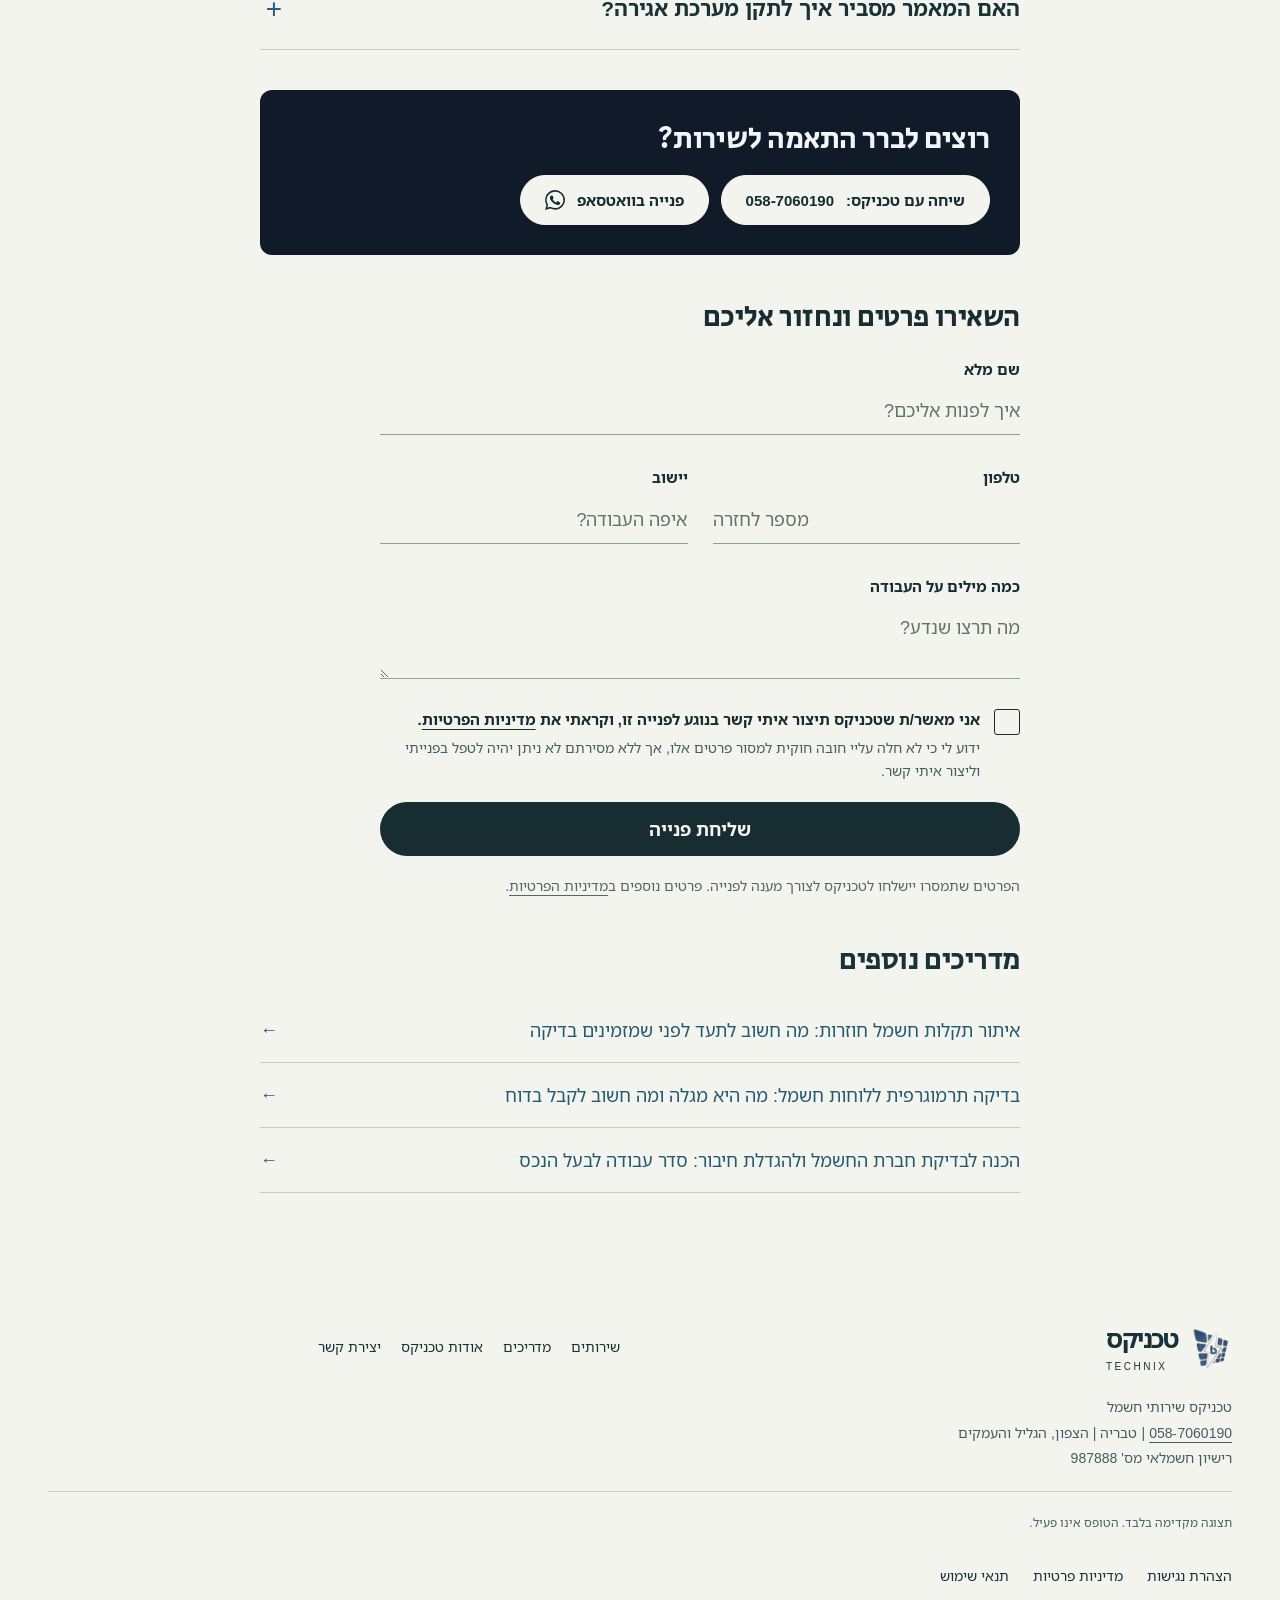
<file: energy-site-maintenance.html>
<!DOCTYPE html><html lang="he" dir="rtl"><head><meta charset="utf-8"><meta name="viewport" content="width=device-width,initial-scale=1"><meta name="robots" content="noindex,nofollow"><meta name="description" content="מדריך למנהלי אתרים סולאריים ומערכות אגירה: תיעוד תקלות, הוראות יצרן, הרשאות ותיאום ביקור תחזוקה."><meta property="og:title" content="תחזוקת מתקני אנרגיה ואגירה: מה להכין לפני ביקור שירות"><meta property="og:description" content="מדריך למנהלי אתרים סולאריים ומערכות אגירה: תיעוד תקלות, הוראות יצרן, הרשאות ותיאום ביקור תחזוקה."><meta property="og:type" content="article"><meta http-equiv="Content-Security-Policy" content="default-src 'none'; img-src 'self' data:; font-src data:; style-src 'self' 'unsafe-inline'; script-src 'self' 'sha256-Ew1kDeP90vhSvUobf7gcWBq8SWU3jJ2t4q64LhmXhrE='; base-uri 'none'; form-action 'none'"><title>תחזוקת מתקני אנרגיה ואגירה: מה להכין לפני ביקור שירות | טכניקס</title>
<link href="[data-uri]" rel="icon"/><style>
/* Noto font redistribution license
Format: https://www.debian.org/doc/packaging-manuals/copyright-format/1.0/
Upstream-Name: Noto
Upstream-Contact: https://github.com/googlei18n/noto-fonts/issues
 http://groups.google.com/group/noto-font
Source: https://github.com/googlei18n/noto-fonts

Files: *
Copyright:
  2010,2012-2020, Google Inc.
  2015-2020, Google LLC.
License-Grant:
 This Font Software is licensed under the SIL Open Font License,
 Version 1.1.
License: OFL-1.1

Files:
 debian/*
Copyright:
  2013-2020, Jonas Smedegaard <dr@jones.dk>
  2020, Purism, SPC
  2013, Vasudev Kamath <kamathvasudev@gmail.com>
License-Grant:
 This program is free software;
 you can redistribute it and/or modify it
 under the terms of the GNU General Public License
 as published by the Free Software Foundation;
 either version 3, or (at your option) any later version.
License: GPL-3+

Files:
 debian/NotoMono/NotoMono-Regular.ttf
Copyright:
  2007, Google Inc.
License-Grant:
 This Font Software is licensed under the SIL Open Font License,
 Version 1.1.
License: OFL-1.1

License: OFL-1.1
 PREAMBLE
 .
 The goals of the Open Font License (OFL) are to stimulate
 worldwide development of collaborative font projects,
 to support the font creation efforts
 of academic and linguistic communities,
 and to provide a free and open framework
 in which fonts may be shared and improved
 in partnership with others.
 .
 The OFL allows the licensed fonts to be used, studied,
 modified and redistributed freely
 as long as they are not sold by themselves.
 The fonts, including any derivative works,
 can be bundled, embedded,
 redistributed and/or sold with any software
 provided that any reserved names are not used
 by derivative works.
 The fonts and derivatives, however,
 cannot be released under any other type of license.
 The requirement for fonts to remain under this license
 does not apply to any document
 created using the fonts or their derivatives.
 .
 DEFINITIONS
 .
 "Font Software" refers to the set of files
 released by the Copyright Holder(s) under this license
 and clearly marked as such.
 This may include source files, build scripts and documentation.
 .
 "Reserved Font Name" refers to any names specified as such
 after the copyright statement(s).
 .
 "Original Version" refers to the collection
 of Font Software components
 as distributed by the Copyright Holder(s).
 .
 "Modified Version" refers to any derivative
 made by adding to, deleting, or substituting --
 in part or in whole --
 any of the components of the Original Version,
 by changing formats
 or by porting the Font Software to a new environment.
 .
 "Author" refers to any designer, engineer, programmer,
 technical writer or other person
 who contributed to the Font Software.
 .
 PERMISSION & CONDITIONS
 .
 Permission is hereby granted, free of charge,
 to any person obtaining a copy of the Font Software,
 to use, study, copy, merge, embed, modify, redistribute,
 and sell modified and unmodified copies of the Font Software,
 subject to the following conditions:
 .
 1) Neither the Font Software nor any of its individual components,
 in Original or Modified Versions,
 may be sold by itself.
 .
 2) Original or Modified Versions of the Font Software
 may be bundled, redistributed and/or sold with any software,
 provided that each copy contains the above copyright notice
 and this license.
 These can be included either as stand-alone text files,
 human-readable headers or in the appropriate
 machine-readable metadata fields within text or binary files
 as long as those fields can be easily viewed by the user.
 .
 3) No Modified Version of the Font Software may use
 the Reserved Font Name(s)
 unless explicit written permission is granted
 by the corresponding Copyright Holder.
 This restriction only applies to the primary font name
 as presented to the users.
 .
 4) The name(s) of the Copyright Holder(s)
 or the Author(s) of the Font Software
 shall not be used to promote,
 endorse or advertise any Modified Version,
 except to acknowledge the contribution(s)
 of the Copyright Holder(s) and the Author(s)
 or with their explicit written permission.
 .
 5) The Font Software,
 modified or unmodified, in part or in whole,
 must be distributed entirely under this license,
 and must not be distributed under any other license.
 The requirement for fonts to remain under this license
 does not apply to any document
 created using the Font Software.
 .
 TERMINATION
 .
 This license becomes null and void
 if any of the above conditions are not met.
 .
 DISCLAIMER
 .
 THE FONT SOFTWARE IS PROVIDED "AS IS",
 WITHOUT WARRANTY OF ANY KIND, EXPRESS OR IMPLIED,
 INCLUDING BUT NOT LIMITED TO
 ANY WARRANTIES OF MERCHANTABILITY,
 FITNESS FOR A PARTICULAR PURPOSE AND NONINFRINGEMENT
 OF COPYRIGHT, PATENT, TRADEMARK, OR OTHER RIGHT.
 IN NO EVENT SHALL THE COPYRIGHT HOLDER BE LIABLE
 FOR ANY CLAIM, DAMAGES OR OTHER LIABILITY,
 INCLUDING ANY GENERAL, SPECIAL, INDIRECT,
 INCIDENTAL, OR CONSEQUENTIAL DAMAGES,
 WHETHER IN AN ACTION OF CONTRACT, TORT OR OTHERWISE,
 ARISING FROM, OUT OF THE USE OR INABILITY TO USE
 THE FONT SOFTWARE OR FROM OTHER DEALINGS IN THE FONT SOFTWARE.

License: GPL-3+
License-Reference: /usr/share/common-licenses/GPL-3

*/
*{box-sizing:border-box}html{scroll-behavior:smooth}body{margin:0;background:#f3f4ee;color:#193237;font-family:"Technix Hebrew",Arial,sans-serif;line-height:1.85}a{color:#245a70;text-underline-offset:4px}a:hover{text-decoration-thickness:2px}a:focus-visible,summary:focus-visible{outline:3px solid #a74520;outline-offset:5px;border-radius:3px}.skip{position:absolute;top:-100px;right:16px;background:white;padding:10px;z-index:5}.skip:focus{top:10px}.wrap{width:min(1120px,calc(100% - 40px));margin:auto}header{border-bottom:1px solid #c5d0cc;padding:18px 0}header .wrap{display:flex;justify-content:space-between;gap:20px;align-items:center}.brand{font-size:24px;font-weight:800;color:#193237;text-decoration:none}nav{display:flex;gap:24px;flex-wrap:wrap}main{padding:36px 0 70px}.crumb{font-size:14px;margin-bottom:28px}.eyebrow{color:#8e3b1d;font-size:14px;font-weight:700}h1{font-size:clamp(30px,4.2vw,52px);line-height:1.25;max-width:900px;margin:12px 0 24px;letter-spacing:-.035em}h2{font-size:clamp(23px,3vw,30px);line-height:1.4;margin:44px 0 14px}h3{font-size:22px;line-height:1.4}.lead{font-size:20px;max-width:800px}.meta,figcaption,.small{font-size:14px;color:#456067}.notice{border-right:4px solid #a74520;background:#ecefe8;padding:16px 20px;margin:25px 0;max-width:800px}.hero{margin:30px 0;max-width:900px}.hero img{width:100%;height:auto;display:block;border-radius:24px;border:1px solid #c5d0cc}.prose{max-width:760px}.prose p{margin:0 0 20px}.toc{border:1px solid #c5d0cc;padding:20px 28px;border-radius:20px;max-width:760px}.toc h2{margin:0;font-size:20px}.toc ol{padding-right:24px}.toc li{padding:5px 0}section{scroll-margin-top:20px}details{border-bottom:1px solid #bdc9c4;padding:16px 0}summary{cursor:pointer;font-weight:700;min-height:44px}.sources{overflow-wrap:anywhere}.sources li{margin:12px 0}.cta{margin:44px 0;padding:25px;background:#193237;color:#f3f4ee;border-radius:24px}.cta a{display:inline-block;background:#f3f4ee;color:#193237;border-radius:28px;padding:10px 22px;min-height:44px}.cta h2{margin:0 0 14px}.grid{display:grid;grid-template-columns:repeat(2,minmax(0,1fr));gap:24px;margin-top:30px}.card{border:1px solid #bdc9c4;border-radius:24px;overflow:hidden;background:#f9faf5}.card img{width:100%;height:auto;display:block;aspect-ratio:16/9;object-fit:cover}.card div{padding:22px}.card h2{margin:0 0 12px;font-size:25px}.card a{color:#193237}.card p{margin:0 0 14px}footer{border-top:1px solid #bdc9c4;padding:25px 0}.related li{margin:12px 0}img{max-width:100%}@media(max-width:600px){.grid{grid-template-columns:1fr}.wrap{width:calc(100% - 36px)}header .wrap{align-items:flex-start}nav{gap:14px;font-size:14px}.lead{font-size:18px}main{padding-top:24px}.hero{margin-inline:0}.notice{padding:15px}.toc{padding:18px}.card div{padding:20px}}@media(prefers-reduced-motion:reduce){html{scroll-behavior:auto}}@media print{header,nav,.cta{display:none}body{background:white;color:black}a{color:black}.wrap{width:100%}.hero{max-width:500px}details{break-inside:avoid}}.site-header{padding-block:0}.site-header a,.site-footer a{color:inherit;text-decoration:none}.site-header .brand,.site-footer .brand{font-weight:400}.site-header strong,.site-footer strong{font-weight:700}.site-header button{font:inherit}.site-footer{border-top:0}.site-header p,.site-footer p{margin:0}.site-header nav a:hover{color:var(--orange)}.site-header .button{display:none}.site-header nav a{border-radius:0}.site-footer .brand small{color:inherit}.site-header a:focus-visible,.site-header button:focus-visible,.site-footer a:focus-visible{outline:3px solid var(--orange);outline-offset:5px}:root{--paper:#f3f4ee;--ink:#172d32;--blue:#285e82;--orange:#99462b;--muted:#53666a;--rule:#ccd5d1;--light:#e6ebe5;--white:#fcfcf8}
.site-header{display:flex;align-items:center;justify-content:space-between;min-height:112px;border-bottom:1px solid var(--rule);gap:20px}
.brand{display:flex;gap:12px;align-items:center}
.brand img{mix-blend-mode:multiply;object-fit:contain}
.brand strong{font-size:30px;letter-spacing:-.06em;line-height:1.1;display:block}
.brand small{display:block;font:10px/1.5 Arial,sans-serif;letter-spacing:.25em;margin-top:6px}
.site-header nav{display:flex;align-items:center;gap:36px;font-size:13px}
.site-header nav a{padding-block:13px}
.site-header nav a:hover{color:var(--orange)}
.site-header nav .nav-contact{border-bottom:1px solid var(--ink);margin-inline-start:28px;padding-inline:0;display:flex;gap:24px}
.menu-button{display:none}
.site-footer{display:flex;align-items:center;gap:30px;padding-block:36px;flex-wrap:wrap}
.site-footer .brand strong{font-size:25px}
.site-footer>p{font-size:11px;color:var(--muted)}
.site-footer>a:not(.brand){margin-inline-start:auto;font-size:11px}
.site-footer>small{width:100%;font-size:10px;color:var(--muted);border-top:1px solid var(--rule);padding-top:14px;margin-top:10px}
@media (max-width:900px){.site-header nav{gap:20px}
.site-header nav .nav-contact{margin-inline-start:0}}
@media (max-width:660px){.site-header{min-height:88px;position:relative;flex-wrap:wrap;gap:0}
.brand strong{font-size:27px}
.brand img{width:34px;height:34px}
.brand small{font-size:9px}
.js .menu-button{display:flex;align-items:center;gap:14px;border:0;background:none;padding:12px 0;font-size:12px;color:var(--ink);min-height:44px}
.menu-button span{font-size:18px}
.site-header nav{display:flex;flex-direction:column;align-items:stretch;gap:0;width:100%;padding-bottom:20px}
.js .site-header nav{display:none}
.js .site-header nav.is-open{display:flex}
.site-header nav a{border-top:1px solid var(--rule);min-height:48px;font-size:14px}
.site-header nav .nav-contact{justify-content:space-between}
.site-footer{gap:20px;padding-block:28px}
.site-footer>p{font-size:10px}
.site-footer>a:not(.brand){margin-inline-start:0;width:100%;min-height:44px;padding-block:10px}
.site-footer>small{margin-top:0}}
.site-footer>p a{text-decoration:underline;text-underline-offset:4px}
@media (max-width:1000px){.site-header nav{gap:18px}
.site-header nav .nav-contact{margin-inline-start:0}}
@media (max-width:660px){.site-header nav a{font-size:15px}}
.site-header nav .nav-contact{border-radius:0;overflow:visible;padding:10px 4px 10px 0;min-height:44px;line-height:1.6}
.site-header nav .nav-contact::before,.site-header nav .nav-contact::after{border-radius:0}
.wa-mark{display:block;flex:none;width:20px;height:20px}
.site-header{width:100%;padding-inline:max(32px,calc((100% - 1184px)/2));background:var(--light)}
.site-header{display:grid;grid-template-columns:minmax(0,1fr) 180px minmax(0,1fr);gap:26px;min-height:130px;border-bottom:0}
.site-header>.brand{grid-column:2;grid-row:1;justify-self:center;gap:10px}
.site-header .brand strong{font-size:34px}
.site-header .brand img{width:46px;height:46px}
.site-header nav{grid-column:1;grid-row:1;justify-self:start;gap:14px;font-size:12px;flex-wrap:wrap}
.site-header nav a{white-space:nowrap;min-height:44px;display:flex;align-items:center}
.header-actions{grid-column:3;grid-row:1;display:flex;align-items:center;justify-content:flex-end;gap:16px;direction:rtl}
.header-phone{font:700 13px Arial,sans-serif;white-space:nowrap;min-height:44px;display:flex;align-items:center;text-underline-offset:5px}
.header-phone:hover{text-decoration:underline}
.header-actions .button{padding:10px 17px;gap:12px;min-height:44px;font-size:13px}
@media (max-width:1100px) and (min-width:761px){.site-header{grid-template-columns:1fr 160px 1fr;gap:18px}
.site-header nav{gap:4px 16px;font-size:12px}
.header-actions{flex-direction:column;gap:0}
.header-actions .button{min-height:42px}}
@media (max-width:1100px){.site-header{padding-inline:20px}
.site-header{grid-template-columns:1fr auto 1fr;min-height:100px;gap:0 12px;padding-block:12px}
.site-header>.brand{grid-column:2;grid-row:1}
.site-header .brand strong{font-size:27px}
.site-header .brand img{width:34px;height:34px}
.site-header .brand small{font-size:8px}
.js .site-header .menu-button{grid-column:1;grid-row:1;display:flex;align-items:center;justify-self:start;gap:6px;background:transparent;border:0;color:var(--ink);font-size:12px;min-height:44px;padding:8px 0}
.header-actions{grid-column:3;grid-row:1;justify-content:flex-end}
.header-actions .button{display:none}
.header-phone{font-size:11px}
.site-header nav{grid-column:1/-1;grid-row:2;width:100%;flex-direction:column;align-items:stretch;padding-bottom:10px;gap:0;justify-self:stretch}
.js .site-header nav{display:none}
.js .site-header nav.is-open{display:flex}
.site-header nav a{min-height:48px;border-top:1px solid var(--rule);font-size:15px}}
@media (max-width:370px){.site-header{gap:0 7px}
.site-header .brand{gap:6px}
.site-header .brand img{width:28px;height:28px}
.site-header .brand strong{font-size:23px}
.header-phone{font-size:10px}
.js .site-header .menu-button{font-size:11px}}
.site-header>.brand{transform:translateX(2px)}
.site-header{position:sticky;top:0;z-index:30;box-shadow:none}
.site-header.is-scrolled{background:transparent;box-shadow:none}
.site-header.is-scrolled::before{content:"";position:absolute;inset:0 0 -38px;background:linear-gradient(to bottom,#e6ebe5 0%,#e6ebe5 52%,#e6ebe5ee 68%,#e6ebe58c 83%,#e6ebe500 100%);z-index:-1;pointer-events:none}
@media (max-width:1100px){.site-header{grid-template-columns:1fr 1fr}
.site-header>.brand{grid-column:1;justify-self:start;transform:none}
.js .site-header .menu-button{grid-column:2;justify-self:end}
.site-header:has(nav.is-open){background:var(--light)}
.site-header:has(nav.is-open)::before{display:none}}
@media (max-width:1100px){.header-actions{display:none}
.site-header nav{max-height:calc(100dvh - 110px);overflow-y:auto}
.menu-button .menu-label{display:none}
.js .site-header .menu-button{min-width:44px;justify-content:center}
.menu-button span[aria-hidden]{font-size:23px}}
@media (max-width:1100px){.site-header{grid-template-columns:1fr 1fr}
.site-header>.brand{grid-column:1;justify-self:start;transform:none}
.js .site-header .menu-button{grid-column:2;justify-self:end}}
@media (min-width:1101px){.header-actions{display:none}
.site-header{grid-template-columns:repeat(3,minmax(0,1fr)) 180px repeat(3,minmax(0,1fr));gap:12px}
.site-header>.brand{grid-column:4}
.site-header nav{display:contents}
.site-header nav a{grid-row:1;justify-content:center;text-align:center;font-size:13px}
.site-header nav a:nth-child(1){grid-column:1}
.site-header nav a:nth-child(2){grid-column:2}
.site-header nav a:nth-child(3){grid-column:3}
.site-header nav a:nth-child(4){grid-column:5}
.site-header nav a:nth-child(5){grid-column:6}
.site-header nav a:nth-child(6){grid-column:7}}
.brand-gallery{margin:36px 0 0;display:flex;flex-direction:column;align-items:center;gap:14px;padding:14px 0 4px}
.brand-scene{position:relative;width:min(100%,440px);aspect-ratio:1}
.brand-photo-window{position:absolute;inset:0;mask:url("/technix-photo-mask.svg") center/contain no-repeat;-webkit-mask:url("/technix-photo-mask.svg") center/contain no-repeat}
.brand-photo{position:absolute;width:100%;height:100%;inset:0;object-fit:cover;object-position:50% 50%;opacity:0;transition:opacity 1.1s ease}
.brand-photo.is-active{opacity:1;z-index:2}
.brand-photo.is-previous{opacity:1;z-index:1}
.brand-photo.is-entering{animation:scene-enter .8s ease both}
.brand-mark-overlay{position:absolute;inset:0;width:100%;height:100%;pointer-events:none}
.brand-gallery figcaption{display:flex;flex-direction:column;align-items:center;gap:12px;color:var(--muted);font-size:11px;text-align:center}
@media (max-width:760px){.brand-gallery{margin-top:24px}
.brand-scene{width:min(100%,340px)}}
@media (prefers-reduced-motion:reduce){.brand-photo{transition:none;animation:none}}
.brand-photo:nth-child(1){object-position:100% 50%}
.brand-photo:nth-child(2){object-position:0% 50%}
.brand-photo:nth-child(3){object-position:25% 50%}
.brand-photo:nth-child(4){object-position:35% 50%}
.site-header.is-scrolled::before{backdrop-filter:blur(10px);-webkit-backdrop-filter:blur(10px);background:linear-gradient(to bottom,rgba(230,235,229,.86) 0%,rgba(230,235,229,.82) 52%,rgba(230,235,229,.66) 68%,rgba(230,235,229,.34) 83%,rgba(230,235,229,0) 100%)}html{scroll-padding-top:150px}.skip{z-index:60}@media(max-width:1100px){html{scroll-padding-top:120px}}@font-face{font-family:Technix Hebrew;src:url('[data-uri]') format('truetype');font-weight:400;font-style:normal;font-display:swap}@font-face{font-family:Technix Hebrew;src:url('[data-uri]') format('truetype');font-weight:700;font-style:normal;font-display:swap}.site-footer.wrap{width:min(1184px,calc(100% - 96px));margin-inline:auto}@media(max-width:900px){.site-footer.wrap{width:calc(100% - 56px)}}@media(max-width:660px){.site-footer.wrap{width:calc(100% - 40px)}}
.legal-page{max-width:850px;padding-block:40px 70px}.legal-page h1{margin-bottom:28px}.legal-page h2{margin-top:34px}.legal-page p{margin-block:15px}.footer-policies{display:flex;flex-wrap:wrap;gap:16px;font-size:13px}.asw-menu button:focus-visible,.asw-menu [role=button]:focus-visible,.asw-menu select:focus-visible,.asw-menu a:focus-visible{outline:3px solid #99462b!important;outline-offset:3px!important}.asw-menu{direction:rtl;font-family:Arial,sans-serif!important}.asw-menu-header,.asw-menu-reset-footer-btn{background:#172d32!important}.asw-menu-btn{background:#172d32!important;outline-color:#285e82!important}.asw-menu-btn:focus-visible{outline:4px solid #99462b!important}.asw-menu [data-key=readable-font] span{font-family:Arial,sans-serif!important}.technix-motion-off *, .technix-motion-off *::before,.technix-motion-off *::after{animation:none!important;transition:none!important;scroll-behavior:auto!important}.technix-motion-off .reviews-track{transform:none!important}.technix-motion-off .reviews.is-enhanced .reviews-window{overflow-x:auto!important}.technix-motion-off .reviews-group[aria-hidden=true]{display:none!important}
.site-footer{padding-bottom:100px!important}.sr-only{position:absolute;width:1px;height:1px;padding:0;margin:-1px;overflow:hidden;clip:rect(0,0,0,0);white-space:nowrap;border:0}
</style><link rel="stylesheet" href="/design-polish.css">
</head><body class="tx-article"><a class="skip" href="#main">דילוג לתוכן</a><header class="site-header wrap"><a class="brand" href="/" title="לראש הדף">
<img alt="" height="42" src="[data-uri]" width="42"/>
<span><strong>טכניקס</strong><small dir="ltr" lang="en">TECHNIX</small></span>
</a><button aria-controls="navigation" aria-expanded="false" class="menu-button" type="button" aria-label="פתיחת תפריט"><span class="menu-label">תפריט</span> <span aria-hidden="true">☰</span></button><nav aria-label="ניווט ראשי" id="navigation"><a href="/#about">אודות טכניקס</a><a href="/#services">שירותים</a><a href="/#process">אופן העבודה</a><a href="/#faq">שאלות נפוצות</a><a href="/guides">מדריכים</a><a href="/#contact">יצירת קשר</a><a class="menu-contact" href="tel:+972587060190">חיוג מהיר: <bdi>058-7060190</bdi></a><a class="menu-contact" href="https://wa.me/972587060190?text=%D7%A9%D7%9C%D7%95%D7%9D+%D7%99%D7%A9%D7%A8%D7%90%D7%9C%2C+%D7%94%D7%92%D7%A2%D7%AA%D7%99+%D7%9E%D7%94%D7%90%D7%AA%D7%A8.+%D7%90%D7%A9%D7%9E%D7%97+%D7%9C%D7%94%D7%AA%D7%99%D7%99%D7%A2%D7%A5+%D7%9C%D7%92%D7%91%D7%99+">פנייה בוואטסאפ <svg aria-hidden="true" class="wa-mark" focusable="false" height="20" viewbox="0 0 24 24" width="20"><path d="M20.5 3.5A11.8 11.8 0 0 0 12.1 0C5.5 0 .2 5.3.2 11.9c0 2.1.5 4.1 1.6 5.9L.1 24l6.4-1.7c1.7.9 3.6 1.4 5.6 1.4 6.6 0 11.9-5.3 11.9-11.9 0-3.2-1.2-6.1-3.5-8.3ZM12.1 21.7c-1.8 0-3.6-.5-5.1-1.4l-.4-.2-3.8 1 1-3.7-.3-.4A9.8 9.8 0 0 1 2 11.9C2 6.4 6.5 2 12.1 2a9.8 9.8 0 0 1 7 2.9 9.8 9.8 0 0 1 2.9 7c0 5.4-4.5 9.8-9.9 9.8Zm5.4-7.3c-.3-.1-1.8-.9-2.1-1-.3-.1-.5-.1-.7.2-.2.3-.8 1-.9 1.2-.2.2-.3.2-.6.1-1.7-.8-2.8-1.5-3.9-3.4-.3-.5.3-.4.9-1.6.1-.2 0-.4 0-.6l-1-2.3c-.2-.6-.5-.5-.7-.5h-.6c-.2 0-.6.1-.9.4-.3.3-1.1 1.1-1.1 2.6s1.1 2.9 1.3 3.1c.1.2 2.1 3.3 5.2 4.6 1.9.8 2.6.9 3.6.8.6-.1 1.8-.7 2-1.4.3-.7.3-1.3.2-1.4-.1-.2-.3-.3-.6-.4Z" fill="currentColor"></path></svg></a></nav><div class="header-actions"><a class="header-phone" href="tel:+972587060190"><span>חיוג</span><bdi>058-7060190</bdi><span class="sr-only"> חיוג לטכניקס</span></a><a class="button button-dark" href="https://wa.me/972587060190?text=%D7%A9%D7%9C%D7%95%D7%9D+%D7%99%D7%A9%D7%A8%D7%90%D7%9C%2C+%D7%94%D7%92%D7%A2%D7%AA%D7%99+%D7%9E%D7%94%D7%90%D7%AA%D7%A8.+%D7%90%D7%A9%D7%9E%D7%97+%D7%9C%D7%94%D7%AA%D7%99%D7%99%D7%A2%D7%A5+%D7%9C%D7%92%D7%91%D7%99+">וואטסאפ <svg aria-hidden="true" class="wa-mark" focusable="false" height="20" viewbox="0 0 24 24" width="20"><path d="M20.5 3.5A11.8 11.8 0 0 0 12.1 0C5.5 0 .2 5.3.2 11.9c0 2.1.5 4.1 1.6 5.9L.1 24l6.4-1.7c1.7.9 3.6 1.4 5.6 1.4 6.6 0 11.9-5.3 11.9-11.9 0-3.2-1.2-6.1-3.5-8.3ZM12.1 21.7c-1.8 0-3.6-.5-5.1-1.4l-.4-.2-3.8 1 1-3.7-.3-.4A9.8 9.8 0 0 1 2 11.9C2 6.4 6.5 2 12.1 2a9.8 9.8 0 0 1 7 2.9 9.8 9.8 0 0 1 2.9 7c0 5.4-4.5 9.8-9.9 9.8Zm5.4-7.3c-.3-.1-1.8-.9-2.1-1-.3-.1-.5-.1-.7.2-.2.3-.8 1-.9 1.2-.2.2-.3.2-.6.1-1.7-.8-2.8-1.5-3.9-3.4-.3-.5.3-.4.9-1.6.1-.2 0-.4 0-.6l-1-2.3c-.2-.6-.5-.5-.7-.5h-.6c-.2 0-.6.1-.9.4-.3.3-1.1 1.1-1.1 2.6s1.1 2.9 1.3 3.1c.1.2 2.1 3.3 5.2 4.6 1.9.8 2.6.9 3.6.8.6-.1 1.8-.7 2-1.4.3-.7.3-1.3.2-1.4-.1-.2-.3-.3-.6-.4Z" fill="currentColor"></path></svg></a></div></header><main id="main" class="wrap"><nav class="crumb" aria-label="מיקום באתר"><a href="/">בית</a> / <a href="/guides">מדריכים</a> / <span aria-current="page">תפעול ותחזוקה באתרי אנרגיה</span></nav><p class="eyebrow">מדריך טכניקס</p><h1>תחזוקת מתקני אנרגיה ואגירה: מה להכין לפני ביקור שירות</h1><p class="meta">טכניקס · 23 בנובמבר 2026</p><p class="lead">באתר סולארי או במערכת אגירה, ביקור שירות יעיל מתחיל במידע מסודר. התראה במערכת ניטור, ירידה בתפוקה או ניתוק חוזר אינם מגדירים לבדם את מקור הכשל. מסמכי המתקן, הוראות היצרן והגדרת האחריות עוזרים לתאם בדיקה מתאימה בלי להרחיב סיכון או לפגוע בתנאי השירות.</p><p class="notice">מידע כללי בלבד. אין לפתוח לוחות, לבצע מדידות או לטפל בציוד חשמלי על סמך המאמר. עבודות חשמל מבוצעות רק בידי בעל רישיון מתאים ובתנאי בטיחות מתאימים.</p><figure class="hero"><img src="[data-uri]" alt="" width="960" height="540" fetchpriority="high"></figure><nav class="toc" aria-label="תוכן המאמר"><h2>במדריך הזה</h2><ol><li><a href="#section-0">לא כל תחזוקה היא אותו שירות</a></li><li><a href="#section-1">אילו מסמכים כדאי לרכז</a></li><li><a href="#section-2">איך מתאמים עבודה באתר פעיל</a></li><li><a href="#section-3">רישיון מתאים למתקן, לא רק לתחום</a></li><li><a href="#section-4">מה לסכם בסיום ביקור</a></li></ol></nav><div class="prose"><section id="section-0"><h2>לא כל תחזוקה היא אותו שירות</h2><p>ניטור, תחזוקה מתוכננת ותיקון תקלה הם משימות שונות. ניטור יכול להצביע על שינוי בהתנהגות המערכת, אך אינו מחליף בדיקה נדרשת בשטח. תוכנית התחזוקה צריכה להתייחס לציוד המותקן, לתנאי האתר ולהנחיות היצרנים, ולא לרשימה כללית המועתקת מאתר אחר.</p><p>גם האחריות בין בעל האתר, ספק הציוד, חברת התפעול ובעלי המקצוע אינה מובנת מאליה. כדאי להגדיר מי מקבל התראות, מי מוסמך להחליט על השבתה ומי מטפל בכל חלק במערכת. דף שירות של חברה אחרת אינו ראיה שטכניקס מספקת ניטור רציף או ניהול אחריות יצרן.</p></section><section id="section-1"><h2>אילו מסמכים כדאי לרכז</h2><p>לקראת הביקור מרכזים פרטי ציוד ודגמים, הוראות תפעול ותחזוקה, תוכניות זמינות, דוחות קודמים ותיאור שינויים שבוצעו באתר. אם יש חוזה שירות או אחריות, בודקים מי רשאי לבצע עבודה ומה דורש תיאום עם הספק. אין צורך להעביר סיסמאות בגוף הודעה או בתוך דוח תקלה.</p><p>בתיעוד האירוע כדאי לכלול שעה ותאריך, נוסח התראה מדויק, משך האירוע והאם הוא חזר. צילומי מסך ממערכת הניטור מועילים רק כאשר הם נמסרים למי שמורשה לקבלם ואינם כוללים פרטי גישה. תיעוד עובדתי עדיף על השערה שהסוללה או הממיר &quot;הלכו&quot;.</p></section><section id="section-2"><h2>איך מתאמים עבודה באתר פעיל</h2><p>מסכמים מראש איש קשר, הרשאות כניסה, אזורי גישה ותנאים להפסקה או לחידוש פעילות. אם יש כמה קבלנים, יש לוודא שכולם פועלים במסגרת התיאום והנהלים של האתר. מנהל המתקן אינו צריך לאלתר סדר פעולות חשמלי על סמך מאמר אינטרנט.</p><p>אין לפתוח ארונות אגירה, לאפס התראות בטיחות או להחזיר מערכת לפעולה ללא ההרשאה וההליך המתאימים. בעת סימן חריג כגון עשן, חום חריג או אירוע בטיחות פועלים לפי תוכנית החירום של האתר ופונים לגורמים המתאימים.</p></section><section id="section-3"><h2>רישיון מתאים למתקן, לא רק לתחום</h2><p>עצם קיומה של מערכת אגירה אינו קובע לבדו את כל דרגות הרישוי הנדרשות. יש לבחון את המתקן, רמות המתח והפעולות המבוקשות. משרד העבודה מגדיר היתרים שונים, ובכלל זה רישיון מסויג למתח גבוה המוגבל למתקן ולתנאי הפיקוח וההנחיה הרלוונטיים.</p><p>אין להציג היתר מסויג כהרשאה גורפת לעבוד בכל אתר מתח גבוה. לפני התחלת עבודה מוודאים את תוקף הרישיון, תנאיו וההכשרות שהאתר או היצרן דורשים. המאמר אינו אישור שטכניקס מורשית לבצע כל פעולה בכל מתקן.</p></section><section id="section-4"><h2>מה לסכם בסיום ביקור</h2><p>תיעוד מסודר צריך להבחין בין מה שנמצא, מה שבוצע ומה שנשאר פתוח. כדאי לציין חלקים שהוחלפו, מגבלות שנשארו והגורם שאליו הועבר המשך הטיפול. כאשר נדרשת בדיקה חוזרת או החלטה של הספק, מסכמים אותה במפורש ולא מניחים שהיעלמות התראה סגרה את האירוע.</p><p>שירותי טכניקס בתחום האנרגיה נבחנים לפי המתקן והיקף העבודה המבוקש. בשיחה ראשונית אפשר לברר התאמה לתפעול, תחזוקה ואיתור תקלות במתקני אנרגיה, ללא התחייבות לזמינות מסביב לשעון, חוזה O&amp;M מלא או הסמכה של יצרן שלא אומתו.</p></section><section class="faq-list"><h2>שאלות נפוצות</h2><details><summary>האם אפשר לקבוע תדירות תחזוקה אחת לכל מערכת?<span class="faq-icon" aria-hidden="true">+</span></summary><p>לא. התוכנית נקבעת לפי הציוד, הוראות היצרן, תנאי האתר והדרישות החלות עליו.</p></details><details><summary>האם המאמר מסביר איך לתקן מערכת אגירה?<span class="faq-icon" aria-hidden="true">+</span></summary><p>לא. הוא מיועד להכנת מידע ותיאום עבודה מקצועית, ולא להפעלה או לתיקון עצמי.</p></details></section><section class="cta"><h2>רוצים לברר התאמה לשירות?</h2><div class="cta-actions"><a href="tel:+972587060190">שיחה עם טכניקס: <bdi>058-7060190</bdi></a><a class="button button-dark" href="https://wa.me/972587060190?text=%D7%A9%D7%9C%D7%95%D7%9D+%D7%99%D7%A9%D7%A8%D7%90%D7%9C%2C+%D7%94%D7%92%D7%A2%D7%AA%D7%99+%D7%9E%D7%94%D7%90%D7%AA%D7%A8.+%D7%90%D7%A9%D7%9E%D7%97+%D7%9C%D7%94%D7%AA%D7%99%D7%99%D7%A2%D7%A5+%D7%9C%D7%92%D7%91%D7%99+">פנייה בוואטסאפ <svg aria-hidden="true" class="wa-mark" focusable="false" height="20" viewbox="0 0 24 24" width="20"><path d="M20.5 3.5A11.8 11.8 0 0 0 12.1 0C5.5 0 .2 5.3.2 11.9c0 2.1.5 4.1 1.6 5.9L.1 24l6.4-1.7c1.7.9 3.6 1.4 5.6 1.4 6.6 0 11.9-5.3 11.9-11.9 0-3.2-1.2-6.1-3.5-8.3ZM12.1 21.7c-1.8 0-3.6-.5-5.1-1.4l-.4-.2-3.8 1 1-3.7-.3-.4A9.8 9.8 0 0 1 2 11.9C2 6.4 6.5 2 12.1 2a9.8 9.8 0 0 1 7 2.9 9.8 9.8 0 0 1 2.9 7c0 5.4-4.5 9.8-9.9 9.8Zm5.4-7.3c-.3-.1-1.8-.9-2.1-1-.3-.1-.5-.1-.7.2-.2.3-.8 1-.9 1.2-.2.2-.3.2-.6.1-1.7-.8-2.8-1.5-3.9-3.4-.3-.5.3-.4.9-1.6.1-.2 0-.4 0-.6l-1-2.3c-.2-.6-.5-.5-.7-.5h-.6c-.2 0-.6.1-.9.4-.3.3-1.1 1.1-1.1 2.6s1.1 2.9 1.3 3.1c.1.2 2.1 3.3 5.2 4.6 1.9.8 2.6.9 3.6.8.6-.1 1.8-.7 2-1.4.3-.7.3-1.3.2-1.4-.1-.2-.3-.3-.6-.4Z" fill="currentColor"></path></svg></a></div></section><section class="article-contact" aria-labelledby="article-contact-title"><h2 id="article-contact-title">השאירו פרטים ונחזור אליכם</h2>
<form id="contact-form" novalidate="" aria-describedby="form-privacy">
<fieldset>
<legend class="sr-only">פרטי פנייה</legend>
<label for="full-name">שם מלא</label><input autocomplete="name" id="full-name" name="name" maxlength="120" placeholder="איך לפנות אליכם?" required="" type="text"/>
<div class="form-row"><div><label for="phone">טלפון</label><input autocomplete="tel" id="phone" name="phone" inputmode="tel" maxlength="40" placeholder="מספר לחזרה" required="" type="tel"/></div><div><label for="town">יישוב</label><input autocomplete="address-level2" id="town" name="town" maxlength="120" placeholder="איפה העבודה?" type="text"/></div></div>
<label for="message">כמה מילים על העבודה</label><textarea id="message" name="message" maxlength="4000" placeholder="מה תרצו שנדע?" rows="2"></textarea>
<div class="consent"><input type="checkbox" id="form-consent" name="consent" required="" aria-required="true" aria-describedby="form-consent-sub"/><span class="consent-text"><label class="consent-main" for="form-consent">אני מאשר/ת שטכניקס תיצור איתי קשר בנוגע לפנייה זו, וקראתי את <a href="privacy.html">מדיניות הפרטיות</a>.</label><span class="consent-sub" id="form-consent-sub">ידוע לי כי לא חלה עליי חובה חוקית למסור פרטים אלו, אך ללא מסירתם לא ניתן יהיה לטפל בפנייתי וליצור איתי קשר.</span></span></div>
<div class="hp-field" aria-hidden="true"><label for="website-url">אל תמלאו שדה זה</label><input id="website-url" name="_honey" tabindex="-1" autocomplete="off" type="text"/></div>
<button class="button" type="submit">שליחת פנייה</button>
</fieldset>
<p class="form-status" id="form-status" role="status" aria-live="polite" hidden=""></p>
<p class="form-note" id="form-privacy">הפרטים שתמסרו יישלחו לטכניקס לצורך מענה לפנייה. פרטים נוספים ב<a href="/privacy">מדיניות הפרטיות</a>.</p>
</form></section>
<section><h2>מדריכים נוספים</h2><ul class="related"><li><a href="/electrical-fault-diagnosis">איתור תקלות חשמל חוזרות: מה חשוב לתעד לפני שמזמינים בדיקה</a></li><li><a href="/electrical-panel-thermography">בדיקה תרמוגרפית ללוחות חשמל: מה היא מגלה ומה חשוב לקבל בדוח</a></li><li><a href="/utility-inspection-preparation">הכנה לבדיקת חברת החשמל ולהגדלת חיבור: סדר עבודה לבעל הנכס</a></li></ul></section></div></main><footer class="wrap site-footer"><a class="brand" href="/"><img alt="" height="42" src="/technix-logo.svg" width="42"/><span><strong>טכניקס</strong><small dir="ltr" lang="en">TECHNIX</small></span></a><p>טכניקס שירותי חשמל<br/><a href="tel:+972587060190"><bdi>058-7060190</bdi></a> | טבריה | הצפון, הגליל והעמקים<br/>רישיון חשמלאי מס' 987888</p><small>תצוגה מקדימה בלבד. הטופס אינו פעיל.</small><nav class="footer-links" aria-label="קישורים שימושיים"><a href="/#services">שירותים</a><a href="/guides">מדריכים</a><a href="/#about">אודות טכניקס</a><a href="/#contact">יצירת קשר</a></nav><nav class="footer-policies" aria-label="מדיניות האתר"><a href="/accessibility">הצהרת נגישות</a><a href="/privacy">מדיניות פרטיות</a><a href="/terms">תנאי שימוש</a></nav></footer><aside class="mobile-contact" aria-label="יצירת קשר מהירה" hidden><a class="button button-dark" href="https://wa.me/972587060190?text=%D7%A9%D7%9C%D7%95%D7%9D+%D7%99%D7%A9%D7%A8%D7%90%D7%9C%2C+%D7%94%D7%92%D7%A2%D7%AA%D7%99+%D7%9E%D7%94%D7%90%D7%AA%D7%A8.+%D7%90%D7%A9%D7%9E%D7%97+%D7%9C%D7%94%D7%AA%D7%99%D7%99%D7%A2%D7%A5+%D7%9C%D7%92%D7%91%D7%99+">פנייה בוואטסאפ <svg aria-hidden="true" class="wa-mark" focusable="false" height="20" viewbox="0 0 24 24" width="20"><path d="M20.5 3.5A11.8 11.8 0 0 0 12.1 0C5.5 0 .2 5.3.2 11.9c0 2.1.5 4.1 1.6 5.9L.1 24l6.4-1.7c1.7.9 3.6 1.4 5.6 1.4 6.6 0 11.9-5.3 11.9-11.9 0-3.2-1.2-6.1-3.5-8.3ZM12.1 21.7c-1.8 0-3.6-.5-5.1-1.4l-.4-.2-3.8 1 1-3.7-.3-.4A9.8 9.8 0 0 1 2 11.9C2 6.4 6.5 2 12.1 2a9.8 9.8 0 0 1 7 2.9 9.8 9.8 0 0 1 2.9 7c0 5.4-4.5 9.8-9.9 9.8Zm5.4-7.3c-.3-.1-1.8-.9-2.1-1-.3-.1-.5-.1-.7.2-.2.3-.8 1-.9 1.2-.2.2-.3.2-.6.1-1.7-.8-2.8-1.5-3.9-3.4-.3-.5.3-.4.9-1.6.1-.2 0-.4 0-.6l-1-2.3c-.2-.6-.5-.5-.7-.5h-.6c-.2 0-.6.1-.9.4-.3.3-1.1 1.1-1.1 2.6s1.1 2.9 1.3 3.1c.1.2 2.1 3.3 5.2 4.6 1.9.8 2.6.9 3.6.8.6-.1 1.8-.7 2-1.4.3-.7.3-1.3.2-1.4-.1-.2-.3-.3-.6-.4Z" fill="currentColor"></path></svg></a><a class="button button-outline" href="tel:+972587060190">חיוג</a></aside><script>
'use strict';

document.documentElement.classList.add('js');

const stickyHeader = document.querySelector('.site-header');
const syncHeaderShadow = () => stickyHeader.classList.toggle('is-scrolled', window.scrollY > 2);
window.addEventListener('scroll', syncHeaderShadow, { passive: true });
syncHeaderShadow();
// Progressive enhancement. No requests, tracking, storage, or form submission.
const menuButton = document.querySelector('.menu-button');
const navigation = document.querySelector('#navigation');

function closeMenu() {
  menuButton.setAttribute('aria-expanded', 'false');
  navigation.classList.remove('is-open');
}

menuButton.addEventListener('click', () => {
  const expanded = menuButton.getAttribute('aria-expanded') !== 'true';
  menuButton.setAttribute('aria-expanded', String(expanded));
  navigation.classList.toggle('is-open', expanded);
});

navigation.addEventListener('click', (event) => {
  if (event.target.closest('a')) closeMenu();
});

document.addEventListener('keydown', (event) => {
  if (event.key === 'Escape' && menuButton.getAttribute('aria-expanded') === 'true') {
    closeMenu();
    menuButton.focus();
  }
});

</script><script defer src="/sienna-technix.js" data-asw-lang="he" data-asw-position="bottom-left"></script><script defer src="/accessibility-bridge.js"></script><script src="/design-polish.js" defer></script>
</body></html>
</file>
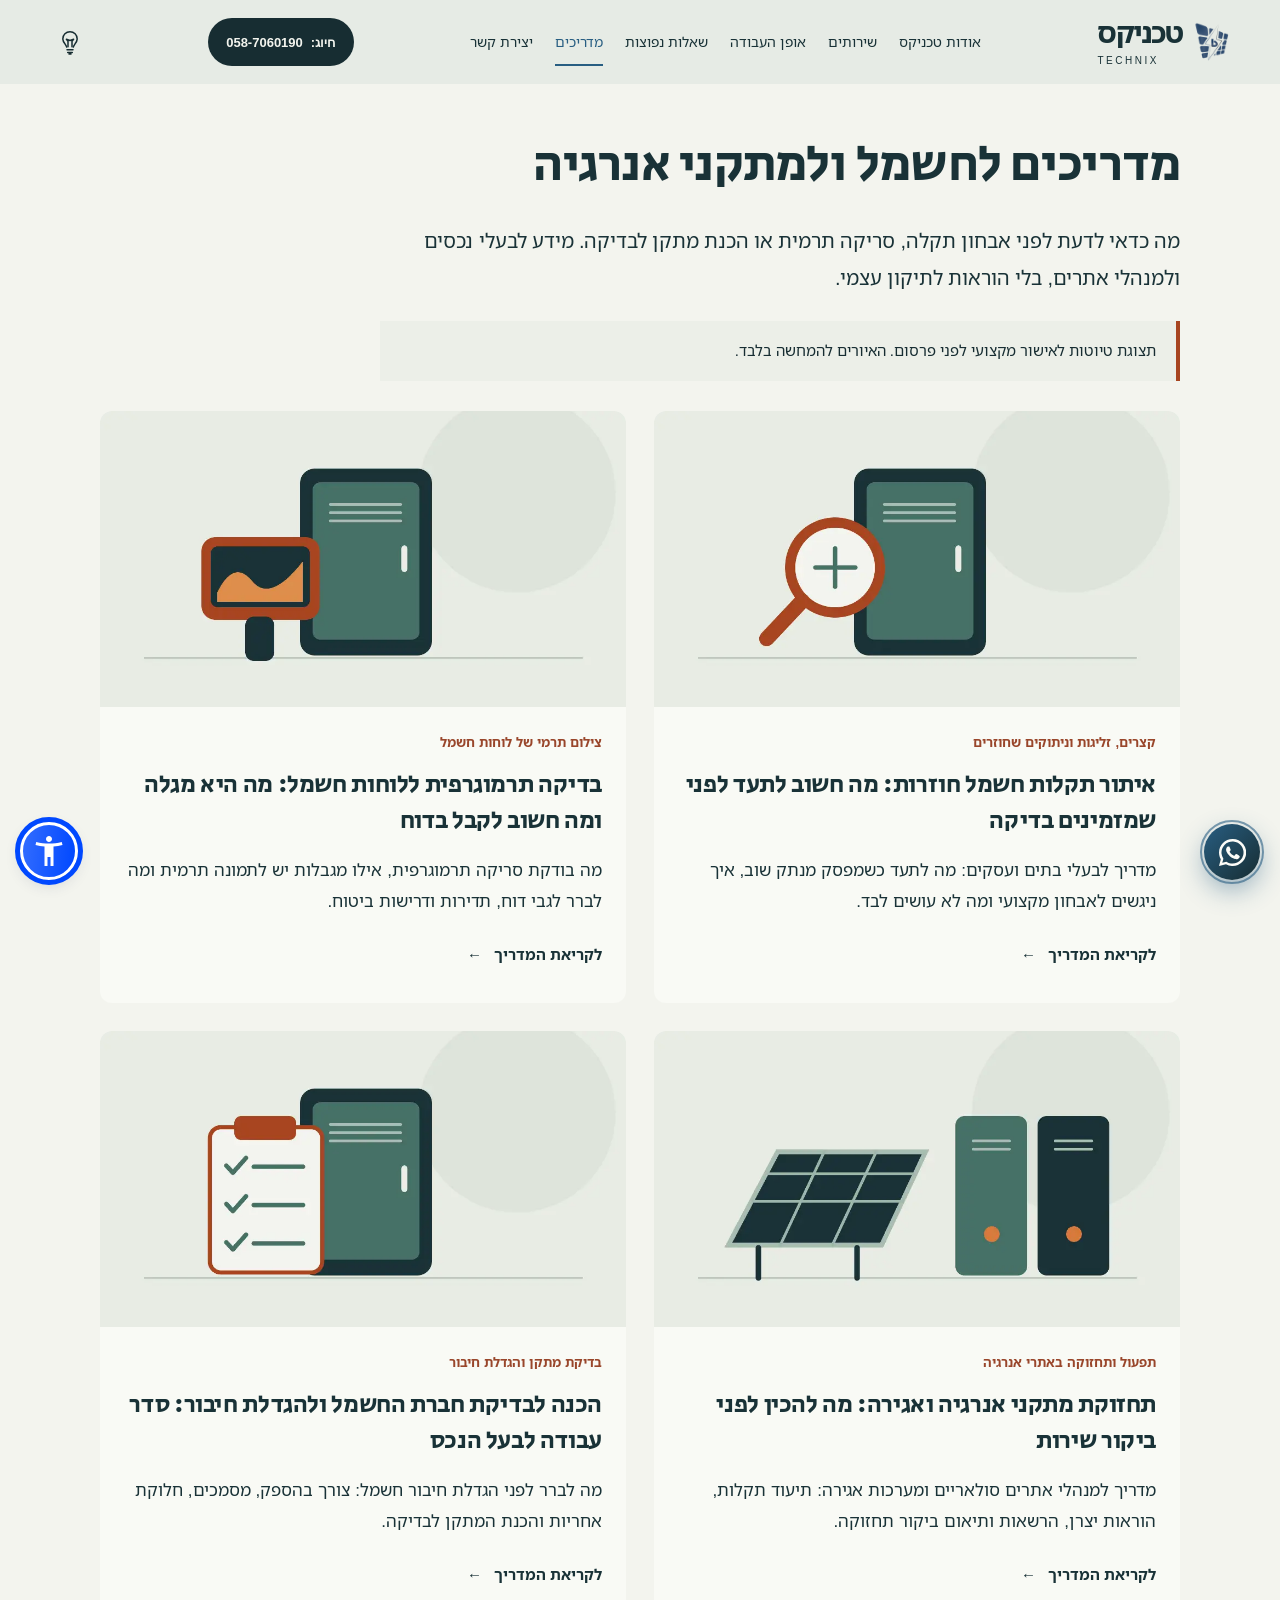
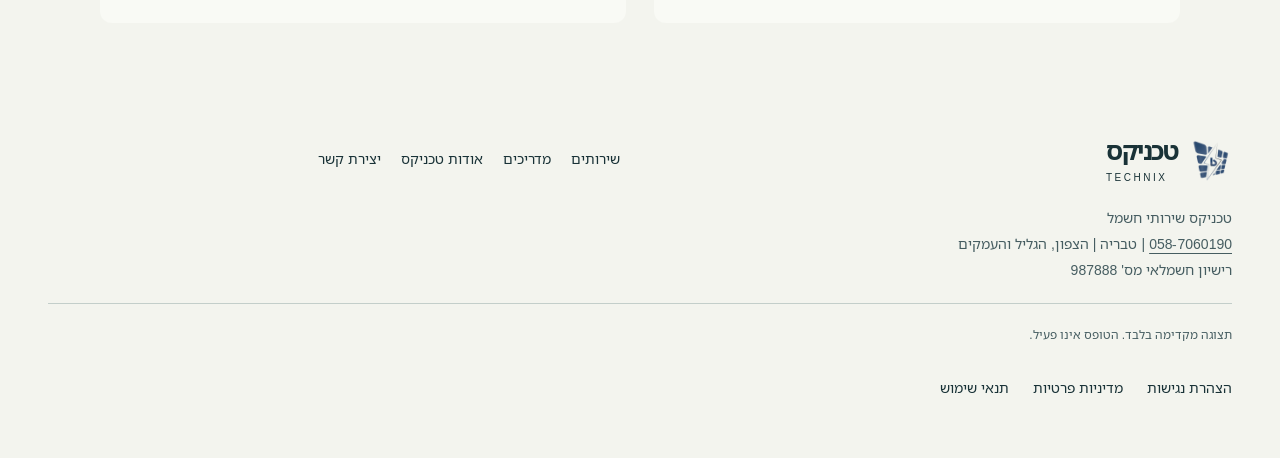
<file: guides.html>
<!DOCTYPE html><html lang="he" dir="rtl"><head><meta charset="utf-8"><meta name="viewport" content="width=device-width,initial-scale=1"><meta name="robots" content="noindex,nofollow"><meta name="description" content="מדריכים מעשיים להכנת מידע, הבנת בדיקות ותיאום שירות חשמל מקצועי בטבריה והסביבה."><meta property="og:title" content="מדריכי חשמל, תרמוגרפיה ומתקני אנרגיה"><meta property="og:description" content="מדריכים מעשיים להכנת מידע, הבנת בדיקות ותיאום שירות חשמל מקצועי בטבריה והסביבה."><meta property="og:type" content="article"><meta http-equiv="Content-Security-Policy" content="default-src 'none'; img-src 'self' data:; font-src data:; style-src 'self' 'unsafe-inline'; script-src 'self' 'sha256-Ew1kDeP90vhSvUobf7gcWBq8SWU3jJ2t4q64LhmXhrE='; base-uri 'none'; form-action 'none'"><title>מדריכי חשמל, תרמוגרפיה ומתקני אנרגיה | טכניקס</title>
<link href="[data-uri]" rel="icon"/><style>
/* Noto font redistribution license
Format: https://www.debian.org/doc/packaging-manuals/copyright-format/1.0/
Upstream-Name: Noto
Upstream-Contact: https://github.com/googlei18n/noto-fonts/issues
 http://groups.google.com/group/noto-font
Source: https://github.com/googlei18n/noto-fonts

Files: *
Copyright:
  2010,2012-2020, Google Inc.
  2015-2020, Google LLC.
License-Grant:
 This Font Software is licensed under the SIL Open Font License,
 Version 1.1.
License: OFL-1.1

Files:
 debian/*
Copyright:
  2013-2020, Jonas Smedegaard <dr@jones.dk>
  2020, Purism, SPC
  2013, Vasudev Kamath <kamathvasudev@gmail.com>
License-Grant:
 This program is free software;
 you can redistribute it and/or modify it
 under the terms of the GNU General Public License
 as published by the Free Software Foundation;
 either version 3, or (at your option) any later version.
License: GPL-3+

Files:
 debian/NotoMono/NotoMono-Regular.ttf
Copyright:
  2007, Google Inc.
License-Grant:
 This Font Software is licensed under the SIL Open Font License,
 Version 1.1.
License: OFL-1.1

License: OFL-1.1
 PREAMBLE
 .
 The goals of the Open Font License (OFL) are to stimulate
 worldwide development of collaborative font projects,
 to support the font creation efforts
 of academic and linguistic communities,
 and to provide a free and open framework
 in which fonts may be shared and improved
 in partnership with others.
 .
 The OFL allows the licensed fonts to be used, studied,
 modified and redistributed freely
 as long as they are not sold by themselves.
 The fonts, including any derivative works,
 can be bundled, embedded,
 redistributed and/or sold with any software
 provided that any reserved names are not used
 by derivative works.
 The fonts and derivatives, however,
 cannot be released under any other type of license.
 The requirement for fonts to remain under this license
 does not apply to any document
 created using the fonts or their derivatives.
 .
 DEFINITIONS
 .
 "Font Software" refers to the set of files
 released by the Copyright Holder(s) under this license
 and clearly marked as such.
 This may include source files, build scripts and documentation.
 .
 "Reserved Font Name" refers to any names specified as such
 after the copyright statement(s).
 .
 "Original Version" refers to the collection
 of Font Software components
 as distributed by the Copyright Holder(s).
 .
 "Modified Version" refers to any derivative
 made by adding to, deleting, or substituting --
 in part or in whole --
 any of the components of the Original Version,
 by changing formats
 or by porting the Font Software to a new environment.
 .
 "Author" refers to any designer, engineer, programmer,
 technical writer or other person
 who contributed to the Font Software.
 .
 PERMISSION & CONDITIONS
 .
 Permission is hereby granted, free of charge,
 to any person obtaining a copy of the Font Software,
 to use, study, copy, merge, embed, modify, redistribute,
 and sell modified and unmodified copies of the Font Software,
 subject to the following conditions:
 .
 1) Neither the Font Software nor any of its individual components,
 in Original or Modified Versions,
 may be sold by itself.
 .
 2) Original or Modified Versions of the Font Software
 may be bundled, redistributed and/or sold with any software,
 provided that each copy contains the above copyright notice
 and this license.
 These can be included either as stand-alone text files,
 human-readable headers or in the appropriate
 machine-readable metadata fields within text or binary files
 as long as those fields can be easily viewed by the user.
 .
 3) No Modified Version of the Font Software may use
 the Reserved Font Name(s)
 unless explicit written permission is granted
 by the corresponding Copyright Holder.
 This restriction only applies to the primary font name
 as presented to the users.
 .
 4) The name(s) of the Copyright Holder(s)
 or the Author(s) of the Font Software
 shall not be used to promote,
 endorse or advertise any Modified Version,
 except to acknowledge the contribution(s)
 of the Copyright Holder(s) and the Author(s)
 or with their explicit written permission.
 .
 5) The Font Software,
 modified or unmodified, in part or in whole,
 must be distributed entirely under this license,
 and must not be distributed under any other license.
 The requirement for fonts to remain under this license
 does not apply to any document
 created using the Font Software.
 .
 TERMINATION
 .
 This license becomes null and void
 if any of the above conditions are not met.
 .
 DISCLAIMER
 .
 THE FONT SOFTWARE IS PROVIDED "AS IS",
 WITHOUT WARRANTY OF ANY KIND, EXPRESS OR IMPLIED,
 INCLUDING BUT NOT LIMITED TO
 ANY WARRANTIES OF MERCHANTABILITY,
 FITNESS FOR A PARTICULAR PURPOSE AND NONINFRINGEMENT
 OF COPYRIGHT, PATENT, TRADEMARK, OR OTHER RIGHT.
 IN NO EVENT SHALL THE COPYRIGHT HOLDER BE LIABLE
 FOR ANY CLAIM, DAMAGES OR OTHER LIABILITY,
 INCLUDING ANY GENERAL, SPECIAL, INDIRECT,
 INCIDENTAL, OR CONSEQUENTIAL DAMAGES,
 WHETHER IN AN ACTION OF CONTRACT, TORT OR OTHERWISE,
 ARISING FROM, OUT OF THE USE OR INABILITY TO USE
 THE FONT SOFTWARE OR FROM OTHER DEALINGS IN THE FONT SOFTWARE.

License: GPL-3+
License-Reference: /usr/share/common-licenses/GPL-3

*/
*{box-sizing:border-box}html{scroll-behavior:smooth}body{margin:0;background:#f3f4ee;color:#193237;font-family:"Technix Hebrew",Arial,sans-serif;line-height:1.85}a{color:#245a70;text-underline-offset:4px}a:hover{text-decoration-thickness:2px}a:focus-visible,summary:focus-visible{outline:3px solid #a74520;outline-offset:5px;border-radius:3px}.skip{position:absolute;top:-100px;right:16px;background:white;padding:10px;z-index:5}.skip:focus{top:10px}.wrap{width:min(1120px,calc(100% - 40px));margin:auto}header{border-bottom:1px solid #c5d0cc;padding:18px 0}header .wrap{display:flex;justify-content:space-between;gap:20px;align-items:center}.brand{font-size:24px;font-weight:800;color:#193237;text-decoration:none}nav{display:flex;gap:24px;flex-wrap:wrap}main{padding:36px 0 70px}.crumb{font-size:14px;margin-bottom:28px}.eyebrow{color:#8e3b1d;font-size:14px;font-weight:700}h1{font-size:clamp(30px,4.2vw,52px);line-height:1.25;max-width:900px;margin:12px 0 24px;letter-spacing:-.035em}h2{font-size:clamp(23px,3vw,30px);line-height:1.4;margin:44px 0 14px}h3{font-size:22px;line-height:1.4}.lead{font-size:20px;max-width:800px}.meta,figcaption,.small{font-size:14px;color:#456067}.notice{border-right:4px solid #a74520;background:#ecefe8;padding:16px 20px;margin:25px 0;max-width:800px}.hero{margin:30px 0;max-width:900px}.hero img{width:100%;height:auto;display:block;border-radius:24px;border:1px solid #c5d0cc}.prose{max-width:760px}.prose p{margin:0 0 20px}.toc{border:1px solid #c5d0cc;padding:20px 28px;border-radius:20px;max-width:760px}.toc h2{margin:0;font-size:20px}.toc ol{padding-right:24px}.toc li{padding:5px 0}section{scroll-margin-top:20px}details{border-bottom:1px solid #bdc9c4;padding:16px 0}summary{cursor:pointer;font-weight:700;min-height:44px}.sources{overflow-wrap:anywhere}.sources li{margin:12px 0}.cta{margin:44px 0;padding:25px;background:#193237;color:#f3f4ee;border-radius:24px}.cta a{display:inline-block;background:#f3f4ee;color:#193237;border-radius:28px;padding:10px 22px;min-height:44px}.cta h2{margin:0 0 14px}.grid{display:grid;grid-template-columns:repeat(2,minmax(0,1fr));gap:24px;margin-top:30px}.card{border:1px solid #bdc9c4;border-radius:24px;overflow:hidden;background:#f9faf5}.card img{width:100%;height:auto;display:block;aspect-ratio:16/9;object-fit:cover}.card div{padding:22px}.card h2{margin:0 0 12px;font-size:25px}.card a{color:#193237}.card h2 a{text-decoration:none}.card p{margin:0 0 14px}footer{border-top:1px solid #bdc9c4;padding:25px 0}.related li{margin:12px 0}img{max-width:100%}@media(max-width:600px){.grid{grid-template-columns:1fr}.wrap{width:calc(100% - 36px)}header .wrap{align-items:flex-start}nav{gap:14px;font-size:14px}.lead{font-size:18px}main{padding-top:24px}.hero{margin-inline:0}.notice{padding:15px}.toc{padding:18px}.card div{padding:20px}}@media(prefers-reduced-motion:reduce){html{scroll-behavior:auto}}@media print{header,nav,.cta{display:none}body{background:white;color:black}a{color:black}.wrap{width:100%}.hero{max-width:500px}details{break-inside:avoid}}.card{border:0}.site-header{padding-block:0}.site-header a,.site-footer a{color:inherit;text-decoration:none}.site-header .brand,.site-footer .brand{font-weight:400}.site-header strong,.site-footer strong{font-weight:700}.site-header button{font:inherit}.site-footer{border-top:0}.site-header p,.site-footer p{margin:0}.site-header nav a:hover{color:var(--orange)}.site-header .button{display:none}.site-header nav a{border-radius:0}.site-footer .brand small{color:inherit}.site-header a:focus-visible,.site-header button:focus-visible,.site-footer a:focus-visible{outline:3px solid var(--orange);outline-offset:5px}:root{--paper:#f3f4ee;--ink:#172d32;--blue:#285e82;--orange:#99462b;--muted:#53666a;--rule:#ccd5d1;--light:#e6ebe5;--white:#fcfcf8}
.site-header{display:flex;align-items:center;justify-content:space-between;min-height:112px;border-bottom:1px solid var(--rule);gap:20px}
.brand{display:flex;gap:12px;align-items:center}
.brand img{mix-blend-mode:multiply;object-fit:contain}
.brand strong{font-size:30px;letter-spacing:-.06em;line-height:1.1;display:block}
.brand small{display:block;font:10px/1.5 Arial,sans-serif;letter-spacing:.25em;margin-top:6px}
.site-header nav{display:flex;align-items:center;gap:36px;font-size:13px}
.site-header nav a{padding-block:13px}
.site-header nav a:hover{color:var(--orange)}
.site-header nav .nav-contact{border-bottom:1px solid var(--ink);margin-inline-start:28px;padding-inline:0;display:flex;gap:24px}
.menu-button{display:none}
.site-footer{display:flex;align-items:center;gap:30px;padding-block:36px;flex-wrap:wrap}
.site-footer .brand strong{font-size:25px}
.site-footer>p{font-size:11px;color:var(--muted)}
.site-footer>a:not(.brand){margin-inline-start:auto;font-size:11px}
.site-footer>small{width:100%;font-size:10px;color:var(--muted);border-top:1px solid var(--rule);padding-top:14px;margin-top:10px}
@media (max-width:900px){.site-header nav{gap:20px}
.site-header nav .nav-contact{margin-inline-start:0}}
@media (max-width:660px){.site-header{min-height:88px;position:relative;flex-wrap:wrap;gap:0}
.brand strong{font-size:27px}
.brand img{width:34px;height:34px}
.brand small{font-size:9px}
.js .menu-button{display:flex;align-items:center;gap:14px;border:0;background:none;padding:12px 0;font-size:12px;color:var(--ink);min-height:44px}
.menu-button span{font-size:18px}
.site-header nav{display:flex;flex-direction:column;align-items:stretch;gap:0;width:100%;padding-bottom:20px}
.js .site-header nav{display:none}
.js .site-header nav.is-open{display:flex}
.site-header nav a{border-top:1px solid var(--rule);min-height:48px;font-size:14px}
.site-header nav .nav-contact{justify-content:space-between}
.site-footer{gap:20px;padding-block:28px}
.site-footer>p{font-size:10px}
.site-footer>a:not(.brand){margin-inline-start:0;width:100%;min-height:44px;padding-block:10px}
.site-footer>small{margin-top:0}}
.site-footer>p a{text-decoration:underline;text-underline-offset:4px}
@media (max-width:1000px){.site-header nav{gap:18px}
.site-header nav .nav-contact{margin-inline-start:0}}
@media (max-width:660px){.site-header nav a{font-size:15px}}
.site-header nav .nav-contact{border-radius:0;overflow:visible;padding:10px 4px 10px 0;min-height:44px;line-height:1.6}
.site-header nav .nav-contact::before,.site-header nav .nav-contact::after{border-radius:0}
.wa-mark{display:block;flex:none;width:20px;height:20px}
.site-header{width:100%;padding-inline:max(32px,calc((100% - 1184px)/2));background:var(--light)}
.site-header{display:grid;grid-template-columns:minmax(0,1fr) 180px minmax(0,1fr);gap:26px;min-height:130px;border-bottom:0}
.site-header>.brand{grid-column:2;grid-row:1;justify-self:center;gap:10px}
.site-header .brand strong{font-size:34px}
.site-header .brand img{width:46px;height:46px}
.site-header nav{grid-column:1;grid-row:1;justify-self:start;gap:14px;font-size:12px;flex-wrap:wrap}
.site-header nav a{white-space:nowrap;min-height:44px;display:flex;align-items:center}
.header-actions{grid-column:3;grid-row:1;display:flex;align-items:center;justify-content:flex-end;gap:16px;direction:rtl}
.header-phone{font:700 13px Arial,sans-serif;white-space:nowrap;min-height:44px;display:flex;align-items:center;text-underline-offset:5px}
.header-phone:hover{text-decoration:underline}
.header-actions .button{padding:10px 17px;gap:12px;min-height:44px;font-size:13px}
@media (max-width:1100px) and (min-width:761px){.site-header{grid-template-columns:1fr 160px 1fr;gap:18px}
.site-header nav{gap:4px 16px;font-size:12px}
.header-actions{flex-direction:column;gap:0}
.header-actions .button{min-height:42px}}
@media (max-width:1100px){.site-header{padding-inline:20px}
.site-header{grid-template-columns:1fr auto 1fr;min-height:100px;gap:0 12px;padding-block:12px}
.site-header>.brand{grid-column:2;grid-row:1}
.site-header .brand strong{font-size:27px}
.site-header .brand img{width:34px;height:34px}
.site-header .brand small{font-size:8px}
.js .site-header .menu-button{grid-column:1;grid-row:1;display:flex;align-items:center;justify-self:start;gap:6px;background:transparent;border:0;color:var(--ink);font-size:12px;min-height:44px;padding:8px 0}
.header-actions{grid-column:3;grid-row:1;justify-content:flex-end}
.header-actions .button{display:none}
.header-phone{font-size:11px}
.site-header nav{grid-column:1/-1;grid-row:2;width:100%;flex-direction:column;align-items:stretch;padding-bottom:10px;gap:0;justify-self:stretch}
.js .site-header nav{display:none}
.js .site-header nav.is-open{display:flex}
.site-header nav a{min-height:48px;border-top:1px solid var(--rule);font-size:15px}}
@media (max-width:370px){.site-header{gap:0 7px}
.site-header .brand{gap:6px}
.site-header .brand img{width:28px;height:28px}
.site-header .brand strong{font-size:23px}
.header-phone{font-size:10px}
.js .site-header .menu-button{font-size:11px}}
.site-header>.brand{transform:translateX(2px)}
.site-header{position:sticky;top:0;z-index:30;box-shadow:none}
.site-header.is-scrolled{background:transparent;box-shadow:none}
.site-header.is-scrolled::before{content:"";position:absolute;inset:0 0 -38px;background:linear-gradient(to bottom,#e6ebe5 0%,#e6ebe5 52%,#e6ebe5ee 68%,#e6ebe58c 83%,#e6ebe500 100%);z-index:-1;pointer-events:none}
@media (max-width:1100px){.site-header{grid-template-columns:1fr 1fr}
.site-header>.brand{grid-column:1;justify-self:start;transform:none}
.js .site-header .menu-button{grid-column:2;justify-self:end}
.site-header:has(nav.is-open){background:var(--light)}
.site-header:has(nav.is-open)::before{display:none}}
@media (max-width:1100px){.header-actions{display:none}
.site-header nav{max-height:calc(100dvh - 110px);overflow-y:auto}
.menu-button .menu-label{display:none}
.js .site-header .menu-button{min-width:44px;justify-content:center}
.menu-button span[aria-hidden]{font-size:23px}}
@media (max-width:1100px){.site-header{grid-template-columns:1fr 1fr}
.site-header>.brand{grid-column:1;justify-self:start;transform:none}
.js .site-header .menu-button{grid-column:2;justify-self:end}}
@media (min-width:1101px){.header-actions{display:none}
.site-header{grid-template-columns:repeat(3,minmax(0,1fr)) 180px repeat(3,minmax(0,1fr));gap:12px}
.site-header>.brand{grid-column:4}
.site-header nav{display:contents}
.site-header nav a{grid-row:1;justify-content:center;text-align:center;font-size:13px}
.site-header nav a:nth-child(1){grid-column:1}
.site-header nav a:nth-child(2){grid-column:2}
.site-header nav a:nth-child(3){grid-column:3}
.site-header nav a:nth-child(4){grid-column:5}
.site-header nav a:nth-child(5){grid-column:6}
.site-header nav a:nth-child(6){grid-column:7}}
.brand-gallery{margin:36px 0 0;display:flex;flex-direction:column;align-items:center;gap:14px;padding:14px 0 4px}
.brand-scene{position:relative;width:min(100%,440px);aspect-ratio:1}
.brand-photo-window{position:absolute;inset:0;mask:url("/technix-photo-mask.svg") center/contain no-repeat;-webkit-mask:url("/technix-photo-mask.svg") center/contain no-repeat}
.brand-photo{position:absolute;width:100%;height:100%;inset:0;object-fit:cover;object-position:50% 50%;opacity:0;transition:opacity 1.1s ease}
.brand-photo.is-active{opacity:1;z-index:2}
.brand-photo.is-previous{opacity:1;z-index:1}
.brand-photo.is-entering{animation:scene-enter .8s ease both}
.brand-mark-overlay{position:absolute;inset:0;width:100%;height:100%;pointer-events:none}
.brand-gallery figcaption{display:flex;flex-direction:column;align-items:center;gap:12px;color:var(--muted);font-size:11px;text-align:center}
@media (max-width:760px){.brand-gallery{margin-top:24px}
.brand-scene{width:min(100%,340px)}}
@media (prefers-reduced-motion:reduce){.brand-photo{transition:none;animation:none}}
.brand-photo:nth-child(1){object-position:100% 50%}
.brand-photo:nth-child(2){object-position:0% 50%}
.brand-photo:nth-child(3){object-position:25% 50%}
.brand-photo:nth-child(4){object-position:35% 50%}
.site-header.is-scrolled::before{backdrop-filter:blur(10px);-webkit-backdrop-filter:blur(10px);background:linear-gradient(to bottom,rgba(230,235,229,.86) 0%,rgba(230,235,229,.82) 52%,rgba(230,235,229,.66) 68%,rgba(230,235,229,.34) 83%,rgba(230,235,229,0) 100%)}html{scroll-padding-top:150px}.skip{z-index:60}@media(max-width:1100px){html{scroll-padding-top:120px}}@font-face{font-family:Technix Hebrew;src:url('[data-uri]') format('truetype');font-weight:400;font-style:normal;font-display:swap}@font-face{font-family:Technix Hebrew;src:url('[data-uri]') format('truetype');font-weight:700;font-style:normal;font-display:swap}.site-footer.wrap{width:min(1184px,calc(100% - 96px));margin-inline:auto}@media(max-width:900px){.site-footer.wrap{width:calc(100% - 56px)}}@media(max-width:660px){.site-footer.wrap{width:calc(100% - 40px)}}
.legal-page{max-width:850px;padding-block:40px 70px}.legal-page h1{margin-bottom:28px}.legal-page h2{margin-top:34px}.legal-page p{margin-block:15px}.footer-policies{display:flex;flex-wrap:wrap;gap:16px;font-size:13px}.asw-menu button:focus-visible,.asw-menu [role=button]:focus-visible,.asw-menu select:focus-visible,.asw-menu a:focus-visible{outline:3px solid #99462b!important;outline-offset:3px!important}.asw-menu{direction:rtl;font-family:Arial,sans-serif!important}.asw-menu-header,.asw-menu-reset-footer-btn{background:#172d32!important}.asw-menu-btn{background:#172d32!important;outline-color:#285e82!important}.asw-menu-btn:focus-visible{outline:4px solid #99462b!important}.asw-menu [data-key=readable-font] span{font-family:Arial,sans-serif!important}.technix-motion-off *, .technix-motion-off *::before,.technix-motion-off *::after{animation:none!important;transition:none!important;scroll-behavior:auto!important}.technix-motion-off .reviews-track{transform:none!important}.technix-motion-off .reviews.is-enhanced .reviews-window{overflow-x:auto!important}.technix-motion-off .reviews-group[aria-hidden=true]{display:none!important}
.site-footer{padding-bottom:100px!important}.sr-only{position:absolute;width:1px;height:1px;padding:0;margin:-1px;overflow:hidden;clip:rect(0,0,0,0);white-space:nowrap;border:0}
</style><link rel="stylesheet" href="/design-polish.css">
</head><body class="tx-guides"><a class="skip" href="#main">דילוג לתוכן</a><header class="site-header wrap"><a class="brand" href="/" title="לראש הדף">
<img alt="" height="42" src="[data-uri]" width="42"/>
<span><strong>טכניקס</strong><small dir="ltr" lang="en">TECHNIX</small></span>
</a><button aria-controls="navigation" aria-expanded="false" class="menu-button" type="button" aria-label="פתיחת תפריט"><span class="menu-label">תפריט</span> <span aria-hidden="true">☰</span></button><nav aria-label="ניווט ראשי" id="navigation"><a href="/#about">אודות טכניקס</a><a href="/#services">שירותים</a><a href="/#process">אופן העבודה</a><a href="/#faq">שאלות נפוצות</a><a href="/guides">מדריכים</a><a href="/#contact">יצירת קשר</a><a class="menu-contact" href="tel:+972587060190">חיוג מהיר: <bdi>058-7060190</bdi></a><a class="menu-contact" href="https://wa.me/972587060190?text=%D7%A9%D7%9C%D7%95%D7%9D+%D7%99%D7%A9%D7%A8%D7%90%D7%9C%2C+%D7%94%D7%92%D7%A2%D7%AA%D7%99+%D7%9E%D7%94%D7%90%D7%AA%D7%A8.+%D7%90%D7%A9%D7%9E%D7%97+%D7%9C%D7%94%D7%AA%D7%99%D7%99%D7%A2%D7%A5+%D7%9C%D7%92%D7%91%D7%99+">פנייה בוואטסאפ <svg aria-hidden="true" class="wa-mark" focusable="false" height="20" viewbox="0 0 24 24" width="20"><path d="M20.5 3.5A11.8 11.8 0 0 0 12.1 0C5.5 0 .2 5.3.2 11.9c0 2.1.5 4.1 1.6 5.9L.1 24l6.4-1.7c1.7.9 3.6 1.4 5.6 1.4 6.6 0 11.9-5.3 11.9-11.9 0-3.2-1.2-6.1-3.5-8.3ZM12.1 21.7c-1.8 0-3.6-.5-5.1-1.4l-.4-.2-3.8 1 1-3.7-.3-.4A9.8 9.8 0 0 1 2 11.9C2 6.4 6.5 2 12.1 2a9.8 9.8 0 0 1 7 2.9 9.8 9.8 0 0 1 2.9 7c0 5.4-4.5 9.8-9.9 9.8Zm5.4-7.3c-.3-.1-1.8-.9-2.1-1-.3-.1-.5-.1-.7.2-.2.3-.8 1-.9 1.2-.2.2-.3.2-.6.1-1.7-.8-2.8-1.5-3.9-3.4-.3-.5.3-.4.9-1.6.1-.2 0-.4 0-.6l-1-2.3c-.2-.6-.5-.5-.7-.5h-.6c-.2 0-.6.1-.9.4-.3.3-1.1 1.1-1.1 2.6s1.1 2.9 1.3 3.1c.1.2 2.1 3.3 5.2 4.6 1.9.8 2.6.9 3.6.8.6-.1 1.8-.7 2-1.4.3-.7.3-1.3.2-1.4-.1-.2-.3-.3-.6-.4Z" fill="currentColor"></path></svg></a></nav><div class="header-actions"><a class="header-phone" href="tel:+972587060190"><span>חיוג</span><bdi>058-7060190</bdi><span class="sr-only"> חיוג לטכניקס</span></a><a class="button button-dark" href="https://wa.me/972587060190?text=%D7%A9%D7%9C%D7%95%D7%9D+%D7%99%D7%A9%D7%A8%D7%90%D7%9C%2C+%D7%94%D7%92%D7%A2%D7%AA%D7%99+%D7%9E%D7%94%D7%90%D7%AA%D7%A8.+%D7%90%D7%A9%D7%9E%D7%97+%D7%9C%D7%94%D7%AA%D7%99%D7%99%D7%A2%D7%A5+%D7%9C%D7%92%D7%91%D7%99+">וואטסאפ <svg aria-hidden="true" class="wa-mark" focusable="false" height="20" viewbox="0 0 24 24" width="20"><path d="M20.5 3.5A11.8 11.8 0 0 0 12.1 0C5.5 0 .2 5.3.2 11.9c0 2.1.5 4.1 1.6 5.9L.1 24l6.4-1.7c1.7.9 3.6 1.4 5.6 1.4 6.6 0 11.9-5.3 11.9-11.9 0-3.2-1.2-6.1-3.5-8.3ZM12.1 21.7c-1.8 0-3.6-.5-5.1-1.4l-.4-.2-3.8 1 1-3.7-.3-.4A9.8 9.8 0 0 1 2 11.9C2 6.4 6.5 2 12.1 2a9.8 9.8 0 0 1 7 2.9 9.8 9.8 0 0 1 2.9 7c0 5.4-4.5 9.8-9.9 9.8Zm5.4-7.3c-.3-.1-1.8-.9-2.1-1-.3-.1-.5-.1-.7.2-.2.3-.8 1-.9 1.2-.2.2-.3.2-.6.1-1.7-.8-2.8-1.5-3.9-3.4-.3-.5.3-.4.9-1.6.1-.2 0-.4 0-.6l-1-2.3c-.2-.6-.5-.5-.7-.5h-.6c-.2 0-.6.1-.9.4-.3.3-1.1 1.1-1.1 2.6s1.1 2.9 1.3 3.1c.1.2 2.1 3.3 5.2 4.6 1.9.8 2.6.9 3.6.8.6-.1 1.8-.7 2-1.4.3-.7.3-1.3.2-1.4-.1-.2-.3-.3-.6-.4Z" fill="currentColor"></path></svg></a></div></header><main id="main" class="wrap"><h1>מדריכים לחשמל ולמתקני אנרגיה</h1><p class="lead">מה כדאי לדעת לפני אבחון תקלה, סריקה תרמית או הכנת מתקן לבדיקה. מידע לבעלי נכסים ולמנהלי אתרים, בלי הוראות לתיקון עצמי.</p><p class="notice">תצוגת טיוטות לאישור מקצועי לפני פרסום. האיורים להמחשה בלבד.</p><div class="grid"><article class="card"><img src="[data-uri]" alt="" width="960" height="540" loading="lazy"><div><p class="eyebrow">קצרים, זליגות וניתוקים שחוזרים</p><h2><a href="/electrical-fault-diagnosis">איתור תקלות חשמל חוזרות: מה חשוב לתעד לפני שמזמינים בדיקה</a></h2><p>מדריך לבעלי בתים ועסקים: מה לתעד כשמפסק מנתק שוב, איך ניגשים לאבחון מקצועי ומה לא עושים לבד.</p><a class="guide-read" href="/electrical-fault-diagnosis">לקריאת המדריך</a></div></article><article class="card"><img src="[data-uri]" alt="" width="960" height="540" loading="lazy"><div><p class="eyebrow">צילום תרמי של לוחות חשמל</p><h2><a href="/electrical-panel-thermography">בדיקה תרמוגרפית ללוחות חשמל: מה היא מגלה ומה חשוב לקבל בדוח</a></h2><p>מה בודקת סריקה תרמוגרפית, אילו מגבלות יש לתמונה תרמית ומה לברר לגבי דוח, תדירות ודרישות ביטוח.</p><a class="guide-read" href="/electrical-panel-thermography">לקריאת המדריך</a></div></article><article class="card"><img src="[data-uri]" alt="" width="960" height="540" loading="lazy"><div><p class="eyebrow">תפעול ותחזוקה באתרי אנרגיה</p><h2><a href="/energy-site-maintenance">תחזוקת מתקני אנרגיה ואגירה: מה להכין לפני ביקור שירות</a></h2><p>מדריך למנהלי אתרים סולאריים ומערכות אגירה: תיעוד תקלות, הוראות יצרן, הרשאות ותיאום ביקור תחזוקה.</p><a class="guide-read" href="/energy-site-maintenance">לקריאת המדריך</a></div></article><article class="card"><img src="[data-uri]" alt="" width="960" height="540" loading="lazy"><div><p class="eyebrow">בדיקת מתקן והגדלת חיבור</p><h2><a href="/utility-inspection-preparation">הכנה לבדיקת חברת החשמל ולהגדלת חיבור: סדר עבודה לבעל הנכס</a></h2><p>מה לברר לפני הגדלת חיבור חשמל: צורך בהספק, מסמכים, חלוקת אחריות והכנת המתקן לבדיקה.</p><a class="guide-read" href="/utility-inspection-preparation">לקריאת המדריך</a></div></article></div></main><footer class="wrap site-footer"><a class="brand" href="/"><img alt="" height="42" src="/technix-logo.svg" width="42"/><span><strong>טכניקס</strong><small dir="ltr" lang="en">TECHNIX</small></span></a><p>טכניקס שירותי חשמל<br/><a href="tel:+972587060190"><bdi>058-7060190</bdi></a> | טבריה | הצפון, הגליל והעמקים<br/>רישיון חשמלאי מס' 987888</p><small>תצוגה מקדימה בלבד. הטופס אינו פעיל.</small><nav class="footer-links" aria-label="קישורים שימושיים"><a href="/#services">שירותים</a><a href="/guides">מדריכים</a><a href="/#about">אודות טכניקס</a><a href="/#contact">יצירת קשר</a></nav><nav class="footer-policies" aria-label="מדיניות האתר"><a href="/accessibility">הצהרת נגישות</a><a href="/privacy">מדיניות פרטיות</a><a href="/terms">תנאי שימוש</a></nav></footer><aside class="mobile-contact" aria-label="יצירת קשר מהירה" hidden><a class="button button-dark" href="https://wa.me/972587060190?text=%D7%A9%D7%9C%D7%95%D7%9D+%D7%99%D7%A9%D7%A8%D7%90%D7%9C%2C+%D7%94%D7%92%D7%A2%D7%AA%D7%99+%D7%9E%D7%94%D7%90%D7%AA%D7%A8.+%D7%90%D7%A9%D7%9E%D7%97+%D7%9C%D7%94%D7%AA%D7%99%D7%99%D7%A2%D7%A5+%D7%9C%D7%92%D7%91%D7%99+">פנייה בוואטסאפ <svg aria-hidden="true" class="wa-mark" focusable="false" height="20" viewbox="0 0 24 24" width="20"><path d="M20.5 3.5A11.8 11.8 0 0 0 12.1 0C5.5 0 .2 5.3.2 11.9c0 2.1.5 4.1 1.6 5.9L.1 24l6.4-1.7c1.7.9 3.6 1.4 5.6 1.4 6.6 0 11.9-5.3 11.9-11.9 0-3.2-1.2-6.1-3.5-8.3ZM12.1 21.7c-1.8 0-3.6-.5-5.1-1.4l-.4-.2-3.8 1 1-3.7-.3-.4A9.8 9.8 0 0 1 2 11.9C2 6.4 6.5 2 12.1 2a9.8 9.8 0 0 1 7 2.9 9.8 9.8 0 0 1 2.9 7c0 5.4-4.5 9.8-9.9 9.8Zm5.4-7.3c-.3-.1-1.8-.9-2.1-1-.3-.1-.5-.1-.7.2-.2.3-.8 1-.9 1.2-.2.2-.3.2-.6.1-1.7-.8-2.8-1.5-3.9-3.4-.3-.5.3-.4.9-1.6.1-.2 0-.4 0-.6l-1-2.3c-.2-.6-.5-.5-.7-.5h-.6c-.2 0-.6.1-.9.4-.3.3-1.1 1.1-1.1 2.6s1.1 2.9 1.3 3.1c.1.2 2.1 3.3 5.2 4.6 1.9.8 2.6.9 3.6.8.6-.1 1.8-.7 2-1.4.3-.7.3-1.3.2-1.4-.1-.2-.3-.3-.6-.4Z" fill="currentColor"></path></svg></a><a class="button button-outline" href="tel:+972587060190">חיוג</a></aside><script>
'use strict';

document.documentElement.classList.add('js');

const stickyHeader = document.querySelector('.site-header');
const syncHeaderShadow = () => stickyHeader.classList.toggle('is-scrolled', window.scrollY > 2);
window.addEventListener('scroll', syncHeaderShadow, { passive: true });
syncHeaderShadow();
// Progressive enhancement. No requests, tracking, storage, or form submission.
const menuButton = document.querySelector('.menu-button');
const navigation = document.querySelector('#navigation');

function closeMenu() {
  menuButton.setAttribute('aria-expanded', 'false');
  navigation.classList.remove('is-open');
}

menuButton.addEventListener('click', () => {
  const expanded = menuButton.getAttribute('aria-expanded') !== 'true';
  menuButton.setAttribute('aria-expanded', String(expanded));
  navigation.classList.toggle('is-open', expanded);
});

navigation.addEventListener('click', (event) => {
  if (event.target.closest('a')) closeMenu();
});

document.addEventListener('keydown', (event) => {
  if (event.key === 'Escape' && menuButton.getAttribute('aria-expanded') === 'true') {
    closeMenu();
    menuButton.focus();
  }
});

</script><script defer src="/sienna-technix.js" data-asw-lang="he" data-asw-position="bottom-left"></script><script defer src="/accessibility-bridge.js"></script><script src="/design-polish.js" defer></script>
</body></html>
</file>
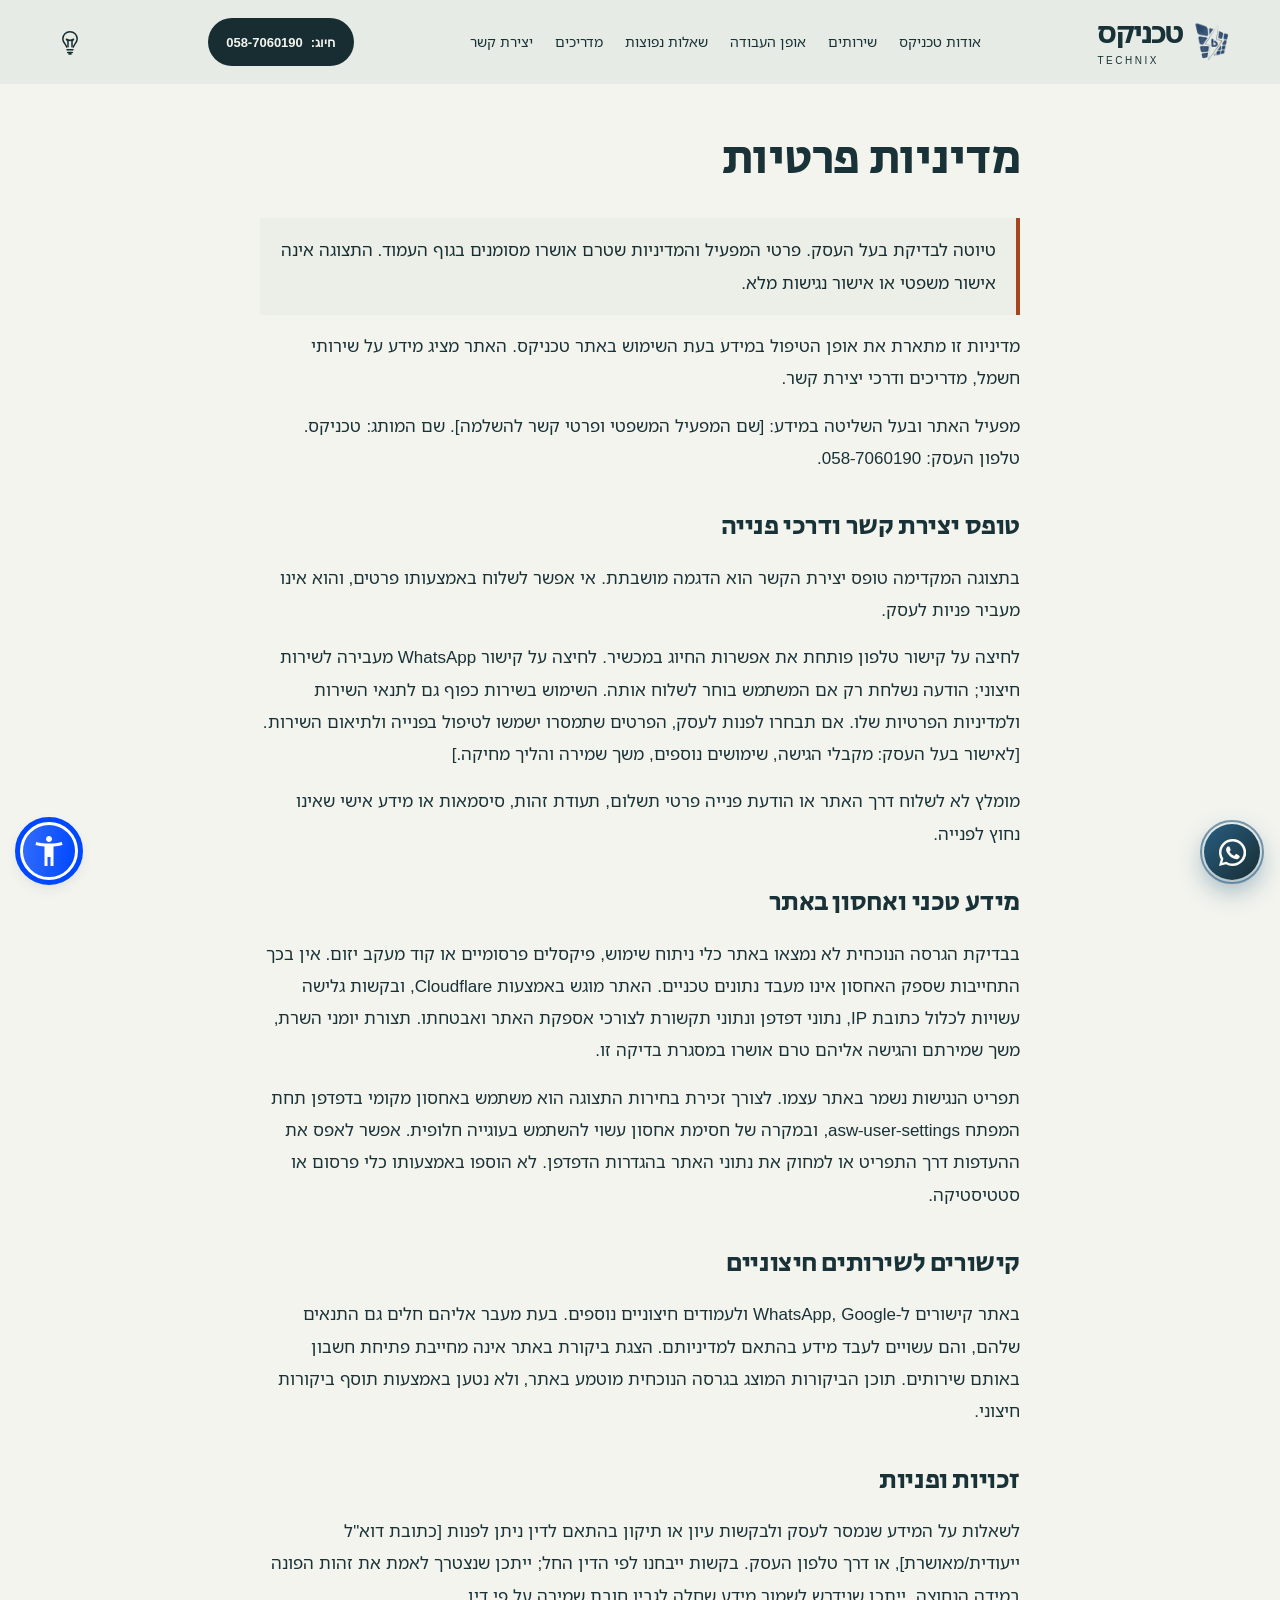
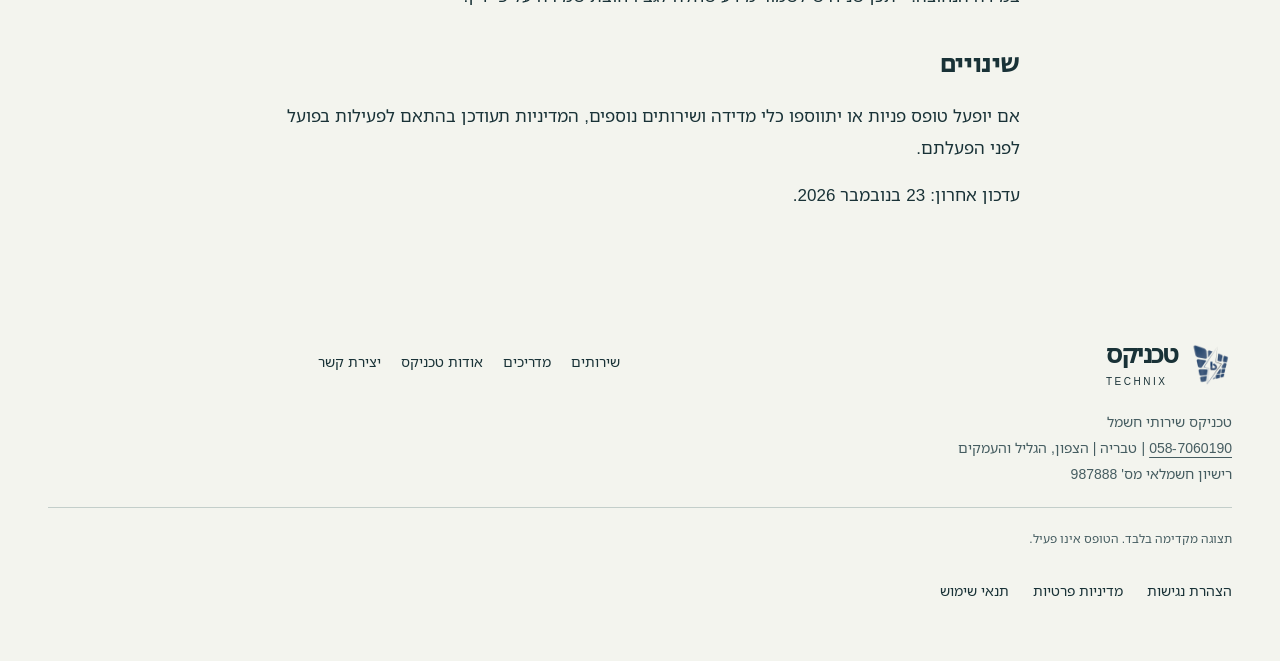
<file: privacy.html>
<!DOCTYPE html><html lang="he" dir="rtl"><head><meta charset="utf-8"><meta name="viewport" content="width=device-width,initial-scale=1"><meta name="robots" content="noindex,nofollow"><meta name="description" content="אופן הטיפול במידע, הגדרות נגישות ודרכי פנייה באתר טכניקס בתצוגה המקדימה."><meta property="og:title" content="מדיניות פרטיות | טכניקס"><meta property="og:description" content="אופן הטיפול במידע, הגדרות נגישות ודרכי פנייה באתר טכניקס בתצוגה המקדימה."><meta property="og:type" content="article"><meta http-equiv="Content-Security-Policy" content="default-src 'none'; img-src 'self' data:; font-src data:; style-src 'self' 'unsafe-inline'; script-src 'self' 'sha256-Ew1kDeP90vhSvUobf7gcWBq8SWU3jJ2t4q64LhmXhrE='; base-uri 'none'; form-action 'none'"><title>מדיניות פרטיות | טכניקס</title>
<link href="[data-uri]" rel="icon"/><style>
/* Noto font redistribution license
Format: https://www.debian.org/doc/packaging-manuals/copyright-format/1.0/
Upstream-Name: Noto
Upstream-Contact: https://github.com/googlei18n/noto-fonts/issues
 http://groups.google.com/group/noto-font
Source: https://github.com/googlei18n/noto-fonts

Files: *
Copyright:
  2010,2012-2020, Google Inc.
  2015-2020, Google LLC.
License-Grant:
 This Font Software is licensed under the SIL Open Font License,
 Version 1.1.
License: OFL-1.1

Files:
 debian/*
Copyright:
  2013-2020, Jonas Smedegaard <dr@jones.dk>
  2020, Purism, SPC
  2013, Vasudev Kamath <kamathvasudev@gmail.com>
License-Grant:
 This program is free software;
 you can redistribute it and/or modify it
 under the terms of the GNU General Public License
 as published by the Free Software Foundation;
 either version 3, or (at your option) any later version.
License: GPL-3+

Files:
 debian/NotoMono/NotoMono-Regular.ttf
Copyright:
  2007, Google Inc.
License-Grant:
 This Font Software is licensed under the SIL Open Font License,
 Version 1.1.
License: OFL-1.1

License: OFL-1.1
 PREAMBLE
 .
 The goals of the Open Font License (OFL) are to stimulate
 worldwide development of collaborative font projects,
 to support the font creation efforts
 of academic and linguistic communities,
 and to provide a free and open framework
 in which fonts may be shared and improved
 in partnership with others.
 .
 The OFL allows the licensed fonts to be used, studied,
 modified and redistributed freely
 as long as they are not sold by themselves.
 The fonts, including any derivative works,
 can be bundled, embedded,
 redistributed and/or sold with any software
 provided that any reserved names are not used
 by derivative works.
 The fonts and derivatives, however,
 cannot be released under any other type of license.
 The requirement for fonts to remain under this license
 does not apply to any document
 created using the fonts or their derivatives.
 .
 DEFINITIONS
 .
 "Font Software" refers to the set of files
 released by the Copyright Holder(s) under this license
 and clearly marked as such.
 This may include source files, build scripts and documentation.
 .
 "Reserved Font Name" refers to any names specified as such
 after the copyright statement(s).
 .
 "Original Version" refers to the collection
 of Font Software components
 as distributed by the Copyright Holder(s).
 .
 "Modified Version" refers to any derivative
 made by adding to, deleting, or substituting --
 in part or in whole --
 any of the components of the Original Version,
 by changing formats
 or by porting the Font Software to a new environment.
 .
 "Author" refers to any designer, engineer, programmer,
 technical writer or other person
 who contributed to the Font Software.
 .
 PERMISSION & CONDITIONS
 .
 Permission is hereby granted, free of charge,
 to any person obtaining a copy of the Font Software,
 to use, study, copy, merge, embed, modify, redistribute,
 and sell modified and unmodified copies of the Font Software,
 subject to the following conditions:
 .
 1) Neither the Font Software nor any of its individual components,
 in Original or Modified Versions,
 may be sold by itself.
 .
 2) Original or Modified Versions of the Font Software
 may be bundled, redistributed and/or sold with any software,
 provided that each copy contains the above copyright notice
 and this license.
 These can be included either as stand-alone text files,
 human-readable headers or in the appropriate
 machine-readable metadata fields within text or binary files
 as long as those fields can be easily viewed by the user.
 .
 3) No Modified Version of the Font Software may use
 the Reserved Font Name(s)
 unless explicit written permission is granted
 by the corresponding Copyright Holder.
 This restriction only applies to the primary font name
 as presented to the users.
 .
 4) The name(s) of the Copyright Holder(s)
 or the Author(s) of the Font Software
 shall not be used to promote,
 endorse or advertise any Modified Version,
 except to acknowledge the contribution(s)
 of the Copyright Holder(s) and the Author(s)
 or with their explicit written permission.
 .
 5) The Font Software,
 modified or unmodified, in part or in whole,
 must be distributed entirely under this license,
 and must not be distributed under any other license.
 The requirement for fonts to remain under this license
 does not apply to any document
 created using the Font Software.
 .
 TERMINATION
 .
 This license becomes null and void
 if any of the above conditions are not met.
 .
 DISCLAIMER
 .
 THE FONT SOFTWARE IS PROVIDED "AS IS",
 WITHOUT WARRANTY OF ANY KIND, EXPRESS OR IMPLIED,
 INCLUDING BUT NOT LIMITED TO
 ANY WARRANTIES OF MERCHANTABILITY,
 FITNESS FOR A PARTICULAR PURPOSE AND NONINFRINGEMENT
 OF COPYRIGHT, PATENT, TRADEMARK, OR OTHER RIGHT.
 IN NO EVENT SHALL THE COPYRIGHT HOLDER BE LIABLE
 FOR ANY CLAIM, DAMAGES OR OTHER LIABILITY,
 INCLUDING ANY GENERAL, SPECIAL, INDIRECT,
 INCIDENTAL, OR CONSEQUENTIAL DAMAGES,
 WHETHER IN AN ACTION OF CONTRACT, TORT OR OTHERWISE,
 ARISING FROM, OUT OF THE USE OR INABILITY TO USE
 THE FONT SOFTWARE OR FROM OTHER DEALINGS IN THE FONT SOFTWARE.

License: GPL-3+
License-Reference: /usr/share/common-licenses/GPL-3

*/
*{box-sizing:border-box}html{scroll-behavior:smooth}body{margin:0;background:#f3f4ee;color:#193237;font-family:"Technix Hebrew",Arial,sans-serif;line-height:1.85}a{color:#245a70;text-underline-offset:4px}a:hover{text-decoration-thickness:2px}a:focus-visible,summary:focus-visible{outline:3px solid #a74520;outline-offset:5px;border-radius:3px}.skip{position:absolute;top:-100px;right:16px;background:white;padding:10px;z-index:5}.skip:focus{top:10px}.wrap{width:min(1120px,calc(100% - 40px));margin:auto}header{border-bottom:1px solid #c5d0cc;padding:18px 0}header .wrap{display:flex;justify-content:space-between;gap:20px;align-items:center}.brand{font-size:24px;font-weight:800;color:#193237;text-decoration:none}nav{display:flex;gap:24px;flex-wrap:wrap}main{padding:36px 0 70px}.crumb{font-size:14px;margin-bottom:28px}.eyebrow{color:#8e3b1d;font-size:14px;font-weight:700}h1{font-size:clamp(30px,4.2vw,52px);line-height:1.25;max-width:900px;margin:12px 0 24px;letter-spacing:-.035em}h2{font-size:clamp(23px,3vw,30px);line-height:1.4;margin:44px 0 14px}h3{font-size:22px;line-height:1.4}.lead{font-size:20px;max-width:800px}.meta,figcaption,.small{font-size:14px;color:#456067}.notice{border-right:4px solid #a74520;background:#ecefe8;padding:16px 20px;margin:25px 0;max-width:800px}.hero{margin:30px 0;max-width:900px}.hero img{width:100%;height:auto;display:block;border-radius:24px;border:1px solid #c5d0cc}.prose{max-width:760px}.prose p{margin:0 0 20px}.toc{border:1px solid #c5d0cc;padding:20px 28px;border-radius:20px;max-width:760px}.toc h2{margin:0;font-size:20px}.toc ol{padding-right:24px}.toc li{padding:5px 0}section{scroll-margin-top:20px}details{border-bottom:1px solid #bdc9c4;padding:16px 0}summary{cursor:pointer;font-weight:700;min-height:44px}.sources{overflow-wrap:anywhere}.sources li{margin:12px 0}.cta{margin:44px 0;padding:25px;background:#193237;color:#f3f4ee;border-radius:24px}.cta a{display:inline-block;background:#f3f4ee;color:#193237;border-radius:28px;padding:10px 22px;min-height:44px}.cta h2{margin:0 0 14px}.grid{display:grid;grid-template-columns:repeat(2,minmax(0,1fr));gap:24px;margin-top:30px}.card{border:1px solid #bdc9c4;border-radius:24px;overflow:hidden;background:#f9faf5}.card img{width:100%;height:auto;display:block;aspect-ratio:16/9;object-fit:cover}.card div{padding:22px}.card h2{margin:0 0 12px;font-size:25px}.card a{color:#193237}.card h2 a{text-decoration:none}.card p{margin:0 0 14px}footer{border-top:1px solid #bdc9c4;padding:25px 0}.related li{margin:12px 0}img{max-width:100%}@media(max-width:600px){.grid{grid-template-columns:1fr}.wrap{width:calc(100% - 36px)}header .wrap{align-items:flex-start}nav{gap:14px;font-size:14px}.lead{font-size:18px}main{padding-top:24px}.hero{margin-inline:0}.notice{padding:15px}.toc{padding:18px}.card div{padding:20px}}@media(prefers-reduced-motion:reduce){html{scroll-behavior:auto}}@media print{header,nav,.cta{display:none}body{background:white;color:black}a{color:black}.wrap{width:100%}.hero{max-width:500px}details{break-inside:avoid}}.card{border:0}.site-header{padding-block:0}.site-header a,.site-footer a{color:inherit;text-decoration:none}.site-header .brand,.site-footer .brand{font-weight:400}.site-header strong,.site-footer strong{font-weight:700}.site-header button{font:inherit}.site-footer{border-top:0}.site-header p,.site-footer p{margin:0}.site-header nav a:hover{color:var(--orange)}.site-header .button{display:none}.site-header nav a{border-radius:0}.site-footer .brand small{color:inherit}.site-header a:focus-visible,.site-header button:focus-visible,.site-footer a:focus-visible{outline:3px solid var(--orange);outline-offset:5px}:root{--paper:#f3f4ee;--ink:#172d32;--blue:#285e82;--orange:#99462b;--muted:#53666a;--rule:#ccd5d1;--light:#e6ebe5;--white:#fcfcf8}
.site-header{display:flex;align-items:center;justify-content:space-between;min-height:112px;border-bottom:1px solid var(--rule);gap:20px}
.brand{display:flex;gap:12px;align-items:center}
.brand img{mix-blend-mode:multiply;object-fit:contain}
.brand strong{font-size:30px;letter-spacing:-.06em;line-height:1.1;display:block}
.brand small{display:block;font:10px/1.5 Arial,sans-serif;letter-spacing:.25em;margin-top:6px}
.site-header nav{display:flex;align-items:center;gap:36px;font-size:13px}
.site-header nav a{padding-block:13px}
.site-header nav a:hover{color:var(--orange)}
.site-header nav .nav-contact{border-bottom:1px solid var(--ink);margin-inline-start:28px;padding-inline:0;display:flex;gap:24px}
.menu-button{display:none}
.site-footer{display:flex;align-items:center;gap:30px;padding-block:36px;flex-wrap:wrap}
.site-footer .brand strong{font-size:25px}
.site-footer>p{font-size:11px;color:var(--muted)}
.site-footer>a:not(.brand){margin-inline-start:auto;font-size:11px}
.site-footer>small{width:100%;font-size:10px;color:var(--muted);border-top:1px solid var(--rule);padding-top:14px;margin-top:10px}
@media (max-width:900px){.site-header nav{gap:20px}
.site-header nav .nav-contact{margin-inline-start:0}}
@media (max-width:660px){.site-header{min-height:88px;position:relative;flex-wrap:wrap;gap:0}
.brand strong{font-size:27px}
.brand img{width:34px;height:34px}
.brand small{font-size:9px}
.js .menu-button{display:flex;align-items:center;gap:14px;border:0;background:none;padding:12px 0;font-size:12px;color:var(--ink);min-height:44px}
.menu-button span{font-size:18px}
.site-header nav{display:flex;flex-direction:column;align-items:stretch;gap:0;width:100%;padding-bottom:20px}
.js .site-header nav{display:none}
.js .site-header nav.is-open{display:flex}
.site-header nav a{border-top:1px solid var(--rule);min-height:48px;font-size:14px}
.site-header nav .nav-contact{justify-content:space-between}
.site-footer{gap:20px;padding-block:28px}
.site-footer>p{font-size:10px}
.site-footer>a:not(.brand){margin-inline-start:0;width:100%;min-height:44px;padding-block:10px}
.site-footer>small{margin-top:0}}
.site-footer>p a{text-decoration:underline;text-underline-offset:4px}
@media (max-width:1000px){.site-header nav{gap:18px}
.site-header nav .nav-contact{margin-inline-start:0}}
@media (max-width:660px){.site-header nav a{font-size:15px}}
.site-header nav .nav-contact{border-radius:0;overflow:visible;padding:10px 4px 10px 0;min-height:44px;line-height:1.6}
.site-header nav .nav-contact::before,.site-header nav .nav-contact::after{border-radius:0}
.wa-mark{display:block;flex:none;width:20px;height:20px}
.site-header{width:100%;padding-inline:max(32px,calc((100% - 1184px)/2));background:var(--light)}
.site-header{display:grid;grid-template-columns:minmax(0,1fr) 180px minmax(0,1fr);gap:26px;min-height:130px;border-bottom:0}
.site-header>.brand{grid-column:2;grid-row:1;justify-self:center;gap:10px}
.site-header .brand strong{font-size:34px}
.site-header .brand img{width:46px;height:46px}
.site-header nav{grid-column:1;grid-row:1;justify-self:start;gap:14px;font-size:12px;flex-wrap:wrap}
.site-header nav a{white-space:nowrap;min-height:44px;display:flex;align-items:center}
.header-actions{grid-column:3;grid-row:1;display:flex;align-items:center;justify-content:flex-end;gap:16px;direction:rtl}
.header-phone{font:700 13px Arial,sans-serif;white-space:nowrap;min-height:44px;display:flex;align-items:center;text-underline-offset:5px}
.header-phone:hover{text-decoration:underline}
.header-actions .button{padding:10px 17px;gap:12px;min-height:44px;font-size:13px}
@media (max-width:1100px) and (min-width:761px){.site-header{grid-template-columns:1fr 160px 1fr;gap:18px}
.site-header nav{gap:4px 16px;font-size:12px}
.header-actions{flex-direction:column;gap:0}
.header-actions .button{min-height:42px}}
@media (max-width:1100px){.site-header{padding-inline:20px}
.site-header{grid-template-columns:1fr auto 1fr;min-height:100px;gap:0 12px;padding-block:12px}
.site-header>.brand{grid-column:2;grid-row:1}
.site-header .brand strong{font-size:27px}
.site-header .brand img{width:34px;height:34px}
.site-header .brand small{font-size:8px}
.js .site-header .menu-button{grid-column:1;grid-row:1;display:flex;align-items:center;justify-self:start;gap:6px;background:transparent;border:0;color:var(--ink);font-size:12px;min-height:44px;padding:8px 0}
.header-actions{grid-column:3;grid-row:1;justify-content:flex-end}
.header-actions .button{display:none}
.header-phone{font-size:11px}
.site-header nav{grid-column:1/-1;grid-row:2;width:100%;flex-direction:column;align-items:stretch;padding-bottom:10px;gap:0;justify-self:stretch}
.js .site-header nav{display:none}
.js .site-header nav.is-open{display:flex}
.site-header nav a{min-height:48px;border-top:1px solid var(--rule);font-size:15px}}
@media (max-width:370px){.site-header{gap:0 7px}
.site-header .brand{gap:6px}
.site-header .brand img{width:28px;height:28px}
.site-header .brand strong{font-size:23px}
.header-phone{font-size:10px}
.js .site-header .menu-button{font-size:11px}}
.site-header>.brand{transform:translateX(2px)}
.site-header{position:sticky;top:0;z-index:30;box-shadow:none}
.site-header.is-scrolled{background:transparent;box-shadow:none}
.site-header.is-scrolled::before{content:"";position:absolute;inset:0 0 -38px;background:linear-gradient(to bottom,#e6ebe5 0%,#e6ebe5 52%,#e6ebe5ee 68%,#e6ebe58c 83%,#e6ebe500 100%);z-index:-1;pointer-events:none}
@media (max-width:1100px){.site-header{grid-template-columns:1fr 1fr}
.site-header>.brand{grid-column:1;justify-self:start;transform:none}
.js .site-header .menu-button{grid-column:2;justify-self:end}
.site-header:has(nav.is-open){background:var(--light)}
.site-header:has(nav.is-open)::before{display:none}}
@media (max-width:1100px){.header-actions{display:none}
.site-header nav{max-height:calc(100dvh - 110px);overflow-y:auto}
.menu-button .menu-label{display:none}
.js .site-header .menu-button{min-width:44px;justify-content:center}
.menu-button span[aria-hidden]{font-size:23px}}
@media (max-width:1100px){.site-header{grid-template-columns:1fr 1fr}
.site-header>.brand{grid-column:1;justify-self:start;transform:none}
.js .site-header .menu-button{grid-column:2;justify-self:end}}
@media (min-width:1101px){.header-actions{display:none}
.site-header{grid-template-columns:repeat(3,minmax(0,1fr)) 180px repeat(3,minmax(0,1fr));gap:12px}
.site-header>.brand{grid-column:4}
.site-header nav{display:contents}
.site-header nav a{grid-row:1;justify-content:center;text-align:center;font-size:13px}
.site-header nav a:nth-child(1){grid-column:1}
.site-header nav a:nth-child(2){grid-column:2}
.site-header nav a:nth-child(3){grid-column:3}
.site-header nav a:nth-child(4){grid-column:5}
.site-header nav a:nth-child(5){grid-column:6}
.site-header nav a:nth-child(6){grid-column:7}}
.brand-gallery{margin:36px 0 0;display:flex;flex-direction:column;align-items:center;gap:14px;padding:14px 0 4px}
.brand-scene{position:relative;width:min(100%,440px);aspect-ratio:1}
.brand-photo-window{position:absolute;inset:0;mask:url("/technix-photo-mask.svg") center/contain no-repeat;-webkit-mask:url("/technix-photo-mask.svg") center/contain no-repeat}
.brand-photo{position:absolute;width:100%;height:100%;inset:0;object-fit:cover;object-position:50% 50%;opacity:0;transition:opacity 1.1s ease}
.brand-photo.is-active{opacity:1;z-index:2}
.brand-photo.is-previous{opacity:1;z-index:1}
.brand-photo.is-entering{animation:scene-enter .8s ease both}
.brand-mark-overlay{position:absolute;inset:0;width:100%;height:100%;pointer-events:none}
.brand-gallery figcaption{display:flex;flex-direction:column;align-items:center;gap:12px;color:var(--muted);font-size:11px;text-align:center}
@media (max-width:760px){.brand-gallery{margin-top:24px}
.brand-scene{width:min(100%,340px)}}
@media (prefers-reduced-motion:reduce){.brand-photo{transition:none;animation:none}}
.brand-photo:nth-child(1){object-position:100% 50%}
.brand-photo:nth-child(2){object-position:0% 50%}
.brand-photo:nth-child(3){object-position:25% 50%}
.brand-photo:nth-child(4){object-position:35% 50%}
.site-header.is-scrolled::before{backdrop-filter:blur(10px);-webkit-backdrop-filter:blur(10px);background:linear-gradient(to bottom,rgba(230,235,229,.86) 0%,rgba(230,235,229,.82) 52%,rgba(230,235,229,.66) 68%,rgba(230,235,229,.34) 83%,rgba(230,235,229,0) 100%)}html{scroll-padding-top:150px}.skip{z-index:60}@media(max-width:1100px){html{scroll-padding-top:120px}}@font-face{font-family:Technix Hebrew;src:url('[data-uri]') format('truetype');font-weight:400;font-style:normal;font-display:swap}@font-face{font-family:Technix Hebrew;src:url('[data-uri]') format('truetype');font-weight:700;font-style:normal;font-display:swap}.site-footer.wrap{width:min(1184px,calc(100% - 96px));margin-inline:auto}@media(max-width:900px){.site-footer.wrap{width:calc(100% - 56px)}}@media(max-width:660px){.site-footer.wrap{width:calc(100% - 40px)}}
.legal-page{max-width:850px;padding-block:40px 70px}.legal-page h1{margin-bottom:28px}.legal-page h2{margin-top:34px}.legal-page p{margin-block:15px}.footer-policies{display:flex;flex-wrap:wrap;gap:16px;font-size:13px}.asw-menu button:focus-visible,.asw-menu [role=button]:focus-visible,.asw-menu select:focus-visible,.asw-menu a:focus-visible{outline:3px solid #99462b!important;outline-offset:3px!important}.asw-menu{direction:rtl;font-family:Arial,sans-serif!important}.asw-menu-header,.asw-menu-reset-footer-btn{background:#172d32!important}.asw-menu-btn{background:#172d32!important;outline-color:#285e82!important}.asw-menu-btn:focus-visible{outline:4px solid #99462b!important}.asw-menu [data-key=readable-font] span{font-family:Arial,sans-serif!important}.technix-motion-off *, .technix-motion-off *::before,.technix-motion-off *::after{animation:none!important;transition:none!important;scroll-behavior:auto!important}.technix-motion-off .reviews-track{transform:none!important}.technix-motion-off .reviews.is-enhanced .reviews-window{overflow-x:auto!important}.technix-motion-off .reviews-group[aria-hidden=true]{display:none!important}
.site-footer{padding-bottom:100px!important}.sr-only{position:absolute;width:1px;height:1px;padding:0;margin:-1px;overflow:hidden;clip:rect(0,0,0,0);white-space:nowrap;border:0}
</style><link rel="stylesheet" href="/design-polish.css">
</head><body class="tx-legal"><a class="skip" href="#main">דילוג לתוכן</a><header class="site-header wrap"><a class="brand" href="/" title="לראש הדף">
<img alt="" height="42" src="[data-uri]" width="42"/>
<span><strong>טכניקס</strong><small dir="ltr" lang="en">TECHNIX</small></span>
</a><button aria-controls="navigation" aria-expanded="false" class="menu-button" type="button" aria-label="פתיחת תפריט"><span class="menu-label">תפריט</span> <span aria-hidden="true">☰</span></button><nav aria-label="ניווט ראשי" id="navigation"><a href="/#about">אודות טכניקס</a><a href="/#services">שירותים</a><a href="/#process">אופן העבודה</a><a href="/#faq">שאלות נפוצות</a><a href="/guides">מדריכים</a><a href="/#contact">יצירת קשר</a><a class="menu-contact" href="tel:+972587060190">חיוג מהיר: <bdi>058-7060190</bdi></a><a class="menu-contact" href="https://wa.me/972587060190?text=%D7%A9%D7%9C%D7%95%D7%9D+%D7%99%D7%A9%D7%A8%D7%90%D7%9C%2C+%D7%94%D7%92%D7%A2%D7%AA%D7%99+%D7%9E%D7%94%D7%90%D7%AA%D7%A8.+%D7%90%D7%A9%D7%9E%D7%97+%D7%9C%D7%94%D7%AA%D7%99%D7%99%D7%A2%D7%A5+%D7%9C%D7%92%D7%91%D7%99+">פנייה בוואטסאפ <svg aria-hidden="true" class="wa-mark" focusable="false" height="20" viewbox="0 0 24 24" width="20"><path d="M20.5 3.5A11.8 11.8 0 0 0 12.1 0C5.5 0 .2 5.3.2 11.9c0 2.1.5 4.1 1.6 5.9L.1 24l6.4-1.7c1.7.9 3.6 1.4 5.6 1.4 6.6 0 11.9-5.3 11.9-11.9 0-3.2-1.2-6.1-3.5-8.3ZM12.1 21.7c-1.8 0-3.6-.5-5.1-1.4l-.4-.2-3.8 1 1-3.7-.3-.4A9.8 9.8 0 0 1 2 11.9C2 6.4 6.5 2 12.1 2a9.8 9.8 0 0 1 7 2.9 9.8 9.8 0 0 1 2.9 7c0 5.4-4.5 9.8-9.9 9.8Zm5.4-7.3c-.3-.1-1.8-.9-2.1-1-.3-.1-.5-.1-.7.2-.2.3-.8 1-.9 1.2-.2.2-.3.2-.6.1-1.7-.8-2.8-1.5-3.9-3.4-.3-.5.3-.4.9-1.6.1-.2 0-.4 0-.6l-1-2.3c-.2-.6-.5-.5-.7-.5h-.6c-.2 0-.6.1-.9.4-.3.3-1.1 1.1-1.1 2.6s1.1 2.9 1.3 3.1c.1.2 2.1 3.3 5.2 4.6 1.9.8 2.6.9 3.6.8.6-.1 1.8-.7 2-1.4.3-.7.3-1.3.2-1.4-.1-.2-.3-.3-.6-.4Z" fill="currentColor"></path></svg></a></nav><div class="header-actions"><a class="header-phone" href="tel:+972587060190"><span>חיוג</span><bdi>058-7060190</bdi><span class="sr-only"> חיוג לטכניקס</span></a><a class="button button-dark" href="https://wa.me/972587060190?text=%D7%A9%D7%9C%D7%95%D7%9D+%D7%99%D7%A9%D7%A8%D7%90%D7%9C%2C+%D7%94%D7%92%D7%A2%D7%AA%D7%99+%D7%9E%D7%94%D7%90%D7%AA%D7%A8.+%D7%90%D7%A9%D7%9E%D7%97+%D7%9C%D7%94%D7%AA%D7%99%D7%99%D7%A2%D7%A5+%D7%9C%D7%92%D7%91%D7%99+">וואטסאפ <svg aria-hidden="true" class="wa-mark" focusable="false" height="20" viewbox="0 0 24 24" width="20"><path d="M20.5 3.5A11.8 11.8 0 0 0 12.1 0C5.5 0 .2 5.3.2 11.9c0 2.1.5 4.1 1.6 5.9L.1 24l6.4-1.7c1.7.9 3.6 1.4 5.6 1.4 6.6 0 11.9-5.3 11.9-11.9 0-3.2-1.2-6.1-3.5-8.3ZM12.1 21.7c-1.8 0-3.6-.5-5.1-1.4l-.4-.2-3.8 1 1-3.7-.3-.4A9.8 9.8 0 0 1 2 11.9C2 6.4 6.5 2 12.1 2a9.8 9.8 0 0 1 7 2.9 9.8 9.8 0 0 1 2.9 7c0 5.4-4.5 9.8-9.9 9.8Zm5.4-7.3c-.3-.1-1.8-.9-2.1-1-.3-.1-.5-.1-.7.2-.2.3-.8 1-.9 1.2-.2.2-.3.2-.6.1-1.7-.8-2.8-1.5-3.9-3.4-.3-.5.3-.4.9-1.6.1-.2 0-.4 0-.6l-1-2.3c-.2-.6-.5-.5-.7-.5h-.6c-.2 0-.6.1-.9.4-.3.3-1.1 1.1-1.1 2.6s1.1 2.9 1.3 3.1c.1.2 2.1 3.3 5.2 4.6 1.9.8 2.6.9 3.6.8.6-.1 1.8-.7 2-1.4.3-.7.3-1.3.2-1.4-.1-.2-.3-.3-.6-.4Z" fill="currentColor"></path></svg></a></div></header><main class="wrap legal-page" id="main"><h1>מדיניות פרטיות</h1><p class="notice">טיוטה לבדיקת בעל העסק. פרטי המפעיל והמדיניות שטרם אושרו מסומנים בגוף העמוד. התצוגה אינה אישור משפטי או אישור נגישות מלא.</p><p>מדיניות זו מתארת את אופן הטיפול במידע בעת השימוש באתר טכניקס. האתר מציג מידע על שירותי חשמל, מדריכים ודרכי יצירת קשר.</p>
<p>מפעיל האתר ובעל השליטה במידע: [שם המפעיל המשפטי ופרטי קשר להשלמה]. שם המותג: טכניקס. טלפון העסק: 058-7060190.</p>
<h2>טופס יצירת קשר ודרכי פנייה</h2>
<p>בתצוגה המקדימה טופס יצירת הקשר הוא הדגמה מושבתת. אי אפשר לשלוח באמצעותו פרטים, והוא אינו מעביר פניות לעסק.</p>
<p>לחיצה על קישור טלפון פותחת את אפשרות החיוג במכשיר. לחיצה על קישור WhatsApp מעבירה לשירות חיצוני; הודעה נשלחת רק אם המשתמש בוחר לשלוח אותה. השימוש בשירות כפוף גם לתנאי השירות ולמדיניות הפרטיות שלו. אם תבחרו לפנות לעסק, הפרטים שתמסרו ישמשו לטיפול בפנייה ולתיאום השירות. [לאישור בעל העסק: מקבלי הגישה, שימושים נוספים, משך שמירה והליך מחיקה.]</p>
<p>מומלץ לא לשלוח דרך האתר או הודעת פנייה פרטי תשלום, תעודת זהות, סיסמאות או מידע אישי שאינו נחוץ לפנייה.</p>
<h2>מידע טכני ואחסון באתר</h2>
<p>בבדיקת הגרסה הנוכחית לא נמצאו באתר כלי ניתוח שימוש, פיקסלים פרסומיים או קוד מעקב יזום. אין בכך התחייבות שספק האחסון אינו מעבד נתונים טכניים. האתר מוגש באמצעות Cloudflare, ובקשות גלישה עשויות לכלול כתובת IP, נתוני דפדפן ונתוני תקשורת לצורכי אספקת האתר ואבטחתו. תצורת יומני השרת, משך שמירתם והגישה אליהם טרם אושרו במסגרת בדיקה זו.</p>
<p>תפריט הנגישות נשמר באתר עצמו. לצורך זכירת בחירות התצוגה הוא משתמש באחסון מקומי בדפדפן תחת המפתח asw-user-settings, ובמקרה של חסימת אחסון עשוי להשתמש בעוגייה חלופית. אפשר לאפס את ההעדפות דרך התפריט או למחוק את נתוני האתר בהגדרות הדפדפן. לא הוספו באמצעותו כלי פרסום או סטטיסטיקה.</p>
<h2>קישורים לשירותים חיצוניים</h2>
<p>באתר קישורים ל-WhatsApp, Google ולעמודים חיצוניים נוספים. בעת מעבר אליהם חלים גם התנאים שלהם, והם עשויים לעבד מידע בהתאם למדיניותם. הצגת ביקורת באתר אינה מחייבת פתיחת חשבון באותם שירותים. תוכן הביקורות המוצג בגרסה הנוכחית מוטמע באתר, ולא נטען באמצעות תוסף ביקורות חיצוני.</p>
<h2>זכויות ופניות</h2>
<p>לשאלות על המידע שנמסר לעסק ולבקשות עיון או תיקון בהתאם לדין ניתן לפנות [כתובת דוא"ל ייעודית/מאושרת], או דרך טלפון העסק. בקשות ייבחנו לפי הדין החל; ייתכן שנצטרך לאמת את זהות הפונה במידה הנחוצה. ייתכן שנידרש לשמור מידע שחלה לגביו חובת שמירה על פי דין.</p>
<h2>שינויים</h2>
<p>אם יופעל טופס פניות או יתווספו כלי מדידה ושירותים נוספים, המדיניות תעודכן בהתאם לפעילות בפועל לפני הפעלתם.</p>
<p>עדכון אחרון: 23 בנובמבר 2026.</p></main><footer class="wrap site-footer"><a class="brand" href="/"><img alt="" height="42" src="/technix-logo.svg" width="42"/><span><strong>טכניקס</strong><small dir="ltr" lang="en">TECHNIX</small></span></a><p>טכניקס שירותי חשמל<br/><a href="tel:+972587060190"><bdi>058-7060190</bdi></a> | טבריה | הצפון, הגליל והעמקים<br/>רישיון חשמלאי מס' 987888</p><small>תצוגה מקדימה בלבד. הטופס אינו פעיל.</small><nav class="footer-links" aria-label="קישורים שימושיים"><a href="/#services">שירותים</a><a href="/guides">מדריכים</a><a href="/#about">אודות טכניקס</a><a href="/#contact">יצירת קשר</a></nav><nav class="footer-policies" aria-label="מדיניות האתר"><a href="/accessibility">הצהרת נגישות</a><a href="/privacy">מדיניות פרטיות</a><a href="/terms">תנאי שימוש</a></nav></footer><aside class="mobile-contact" aria-label="יצירת קשר מהירה" hidden><a class="button button-dark" href="https://wa.me/972587060190?text=%D7%A9%D7%9C%D7%95%D7%9D+%D7%99%D7%A9%D7%A8%D7%90%D7%9C%2C+%D7%94%D7%92%D7%A2%D7%AA%D7%99+%D7%9E%D7%94%D7%90%D7%AA%D7%A8.+%D7%90%D7%A9%D7%9E%D7%97+%D7%9C%D7%94%D7%AA%D7%99%D7%99%D7%A2%D7%A5+%D7%9C%D7%92%D7%91%D7%99+">פנייה בוואטסאפ <svg aria-hidden="true" class="wa-mark" focusable="false" height="20" viewbox="0 0 24 24" width="20"><path d="M20.5 3.5A11.8 11.8 0 0 0 12.1 0C5.5 0 .2 5.3.2 11.9c0 2.1.5 4.1 1.6 5.9L.1 24l6.4-1.7c1.7.9 3.6 1.4 5.6 1.4 6.6 0 11.9-5.3 11.9-11.9 0-3.2-1.2-6.1-3.5-8.3ZM12.1 21.7c-1.8 0-3.6-.5-5.1-1.4l-.4-.2-3.8 1 1-3.7-.3-.4A9.8 9.8 0 0 1 2 11.9C2 6.4 6.5 2 12.1 2a9.8 9.8 0 0 1 7 2.9 9.8 9.8 0 0 1 2.9 7c0 5.4-4.5 9.8-9.9 9.8Zm5.4-7.3c-.3-.1-1.8-.9-2.1-1-.3-.1-.5-.1-.7.2-.2.3-.8 1-.9 1.2-.2.2-.3.2-.6.1-1.7-.8-2.8-1.5-3.9-3.4-.3-.5.3-.4.9-1.6.1-.2 0-.4 0-.6l-1-2.3c-.2-.6-.5-.5-.7-.5h-.6c-.2 0-.6.1-.9.4-.3.3-1.1 1.1-1.1 2.6s1.1 2.9 1.3 3.1c.1.2 2.1 3.3 5.2 4.6 1.9.8 2.6.9 3.6.8.6-.1 1.8-.7 2-1.4.3-.7.3-1.3.2-1.4-.1-.2-.3-.3-.6-.4Z" fill="currentColor"></path></svg></a><a class="button button-outline" href="tel:+972587060190">חיוג</a></aside><script>
'use strict';

document.documentElement.classList.add('js');

const stickyHeader = document.querySelector('.site-header');
const syncHeaderShadow = () => stickyHeader.classList.toggle('is-scrolled', window.scrollY > 2);
window.addEventListener('scroll', syncHeaderShadow, { passive: true });
syncHeaderShadow();
// Progressive enhancement. No requests, tracking, storage, or form submission.
const menuButton = document.querySelector('.menu-button');
const navigation = document.querySelector('#navigation');

function closeMenu() {
  menuButton.setAttribute('aria-expanded', 'false');
  navigation.classList.remove('is-open');
}

menuButton.addEventListener('click', () => {
  const expanded = menuButton.getAttribute('aria-expanded') !== 'true';
  menuButton.setAttribute('aria-expanded', String(expanded));
  navigation.classList.toggle('is-open', expanded);
});

navigation.addEventListener('click', (event) => {
  if (event.target.closest('a')) closeMenu();
});

document.addEventListener('keydown', (event) => {
  if (event.key === 'Escape' && menuButton.getAttribute('aria-expanded') === 'true') {
    closeMenu();
    menuButton.focus();
  }
});

</script><script defer src="/sienna-technix.js" data-asw-lang="he" data-asw-position="bottom-left"></script><script defer src="/accessibility-bridge.js"></script><script src="/design-polish.js" defer></script>
</body></html>
</file>
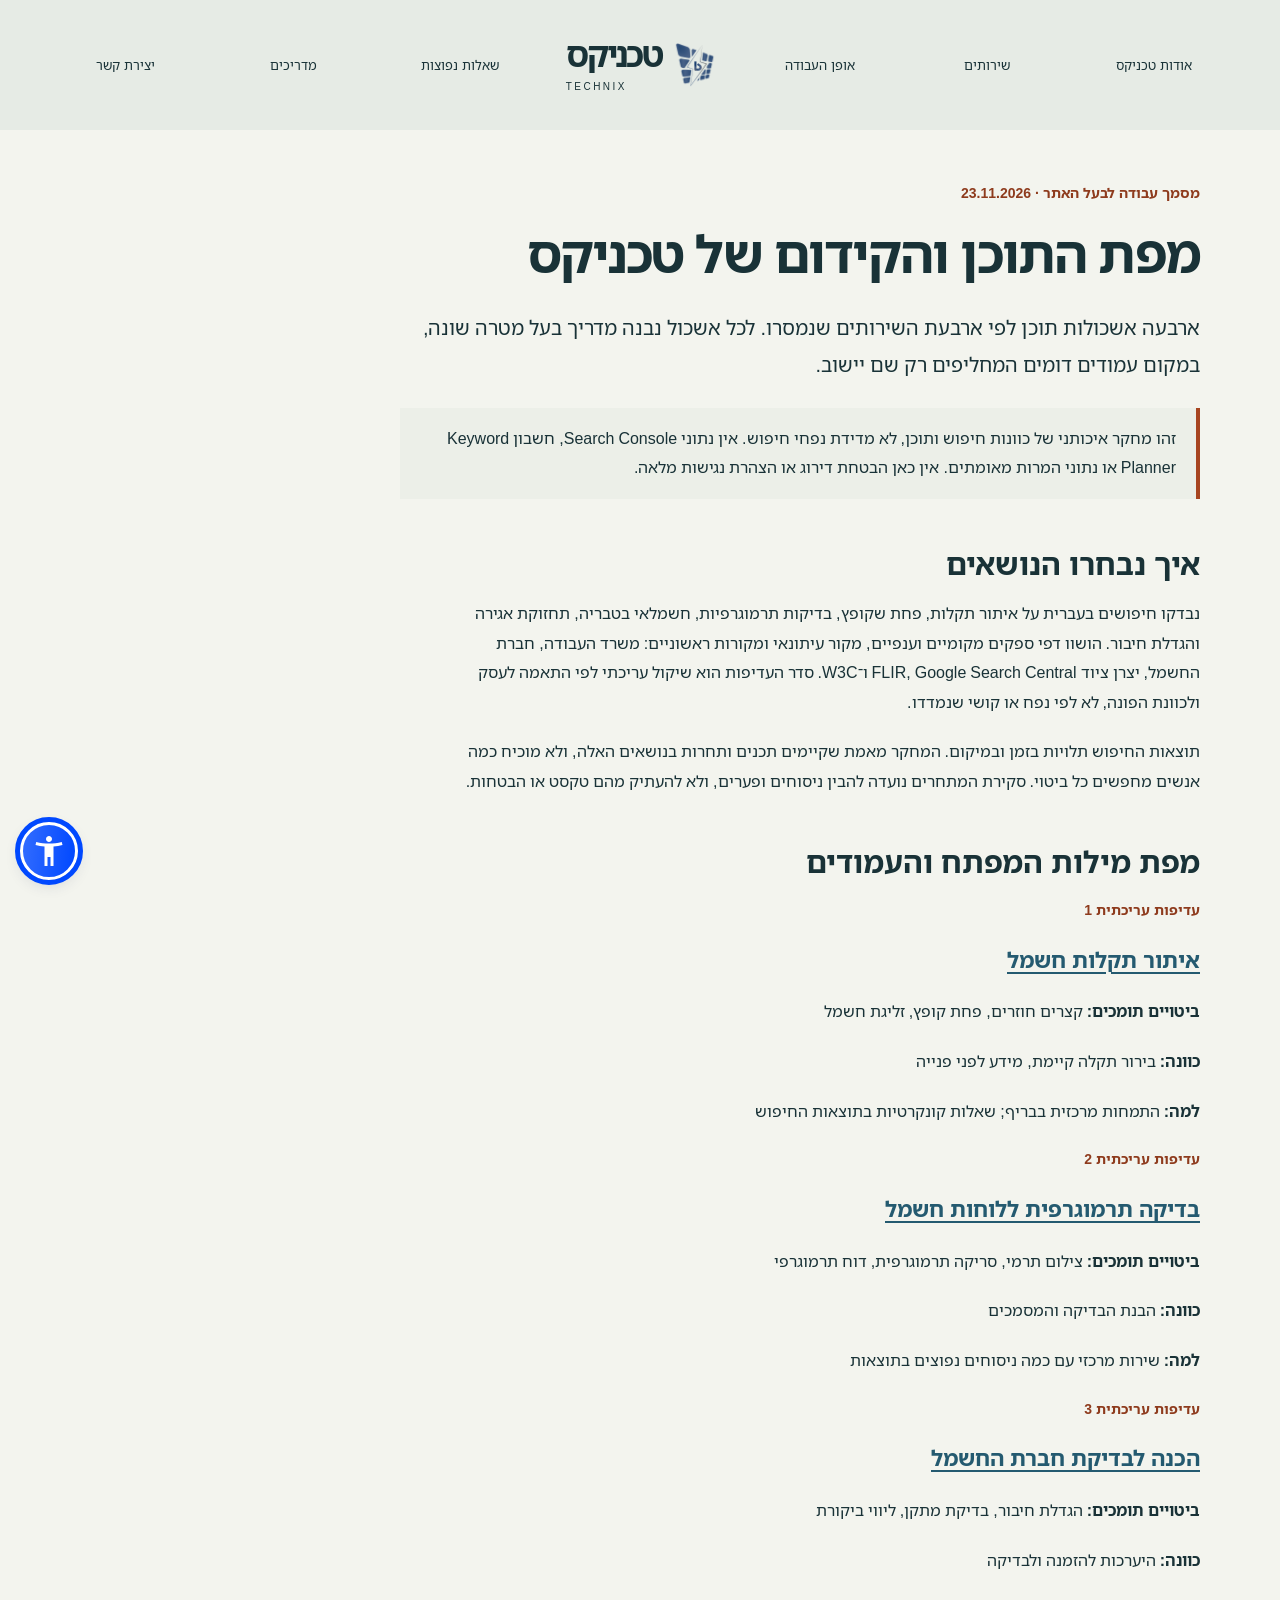
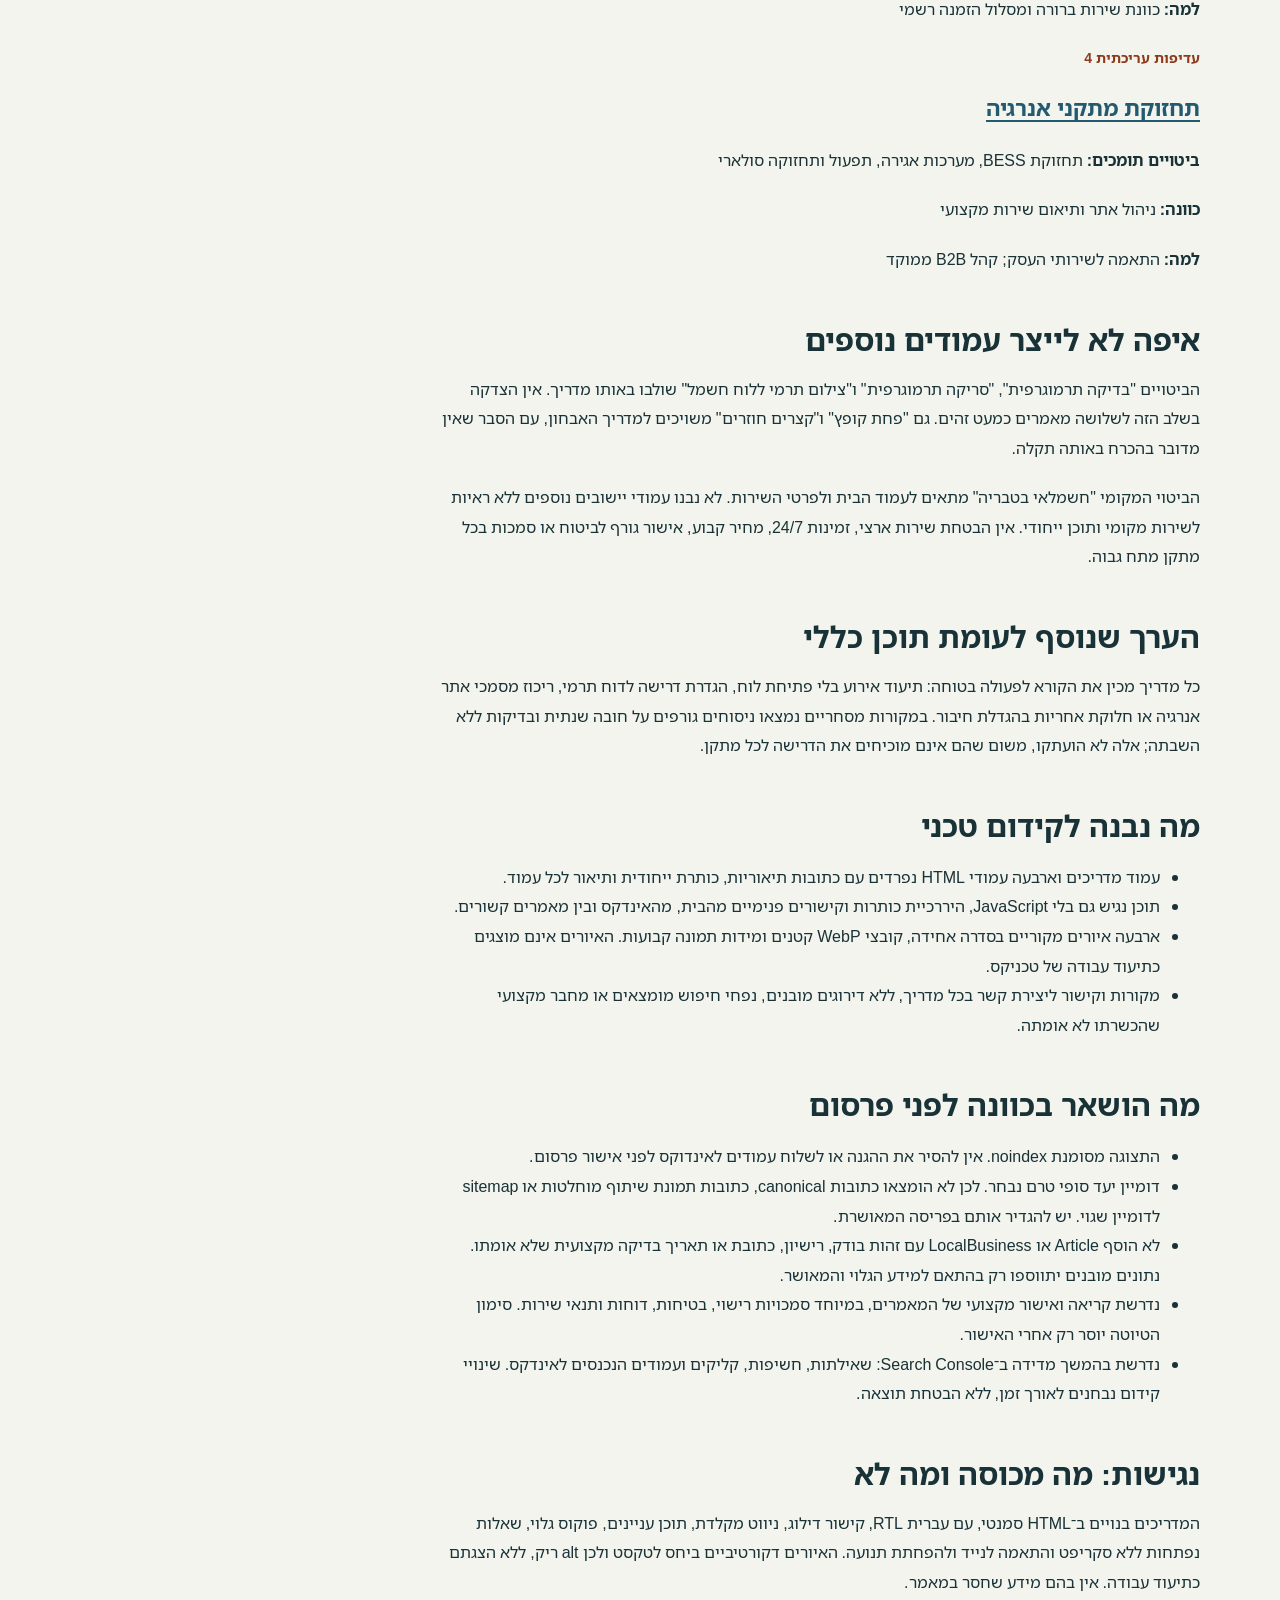
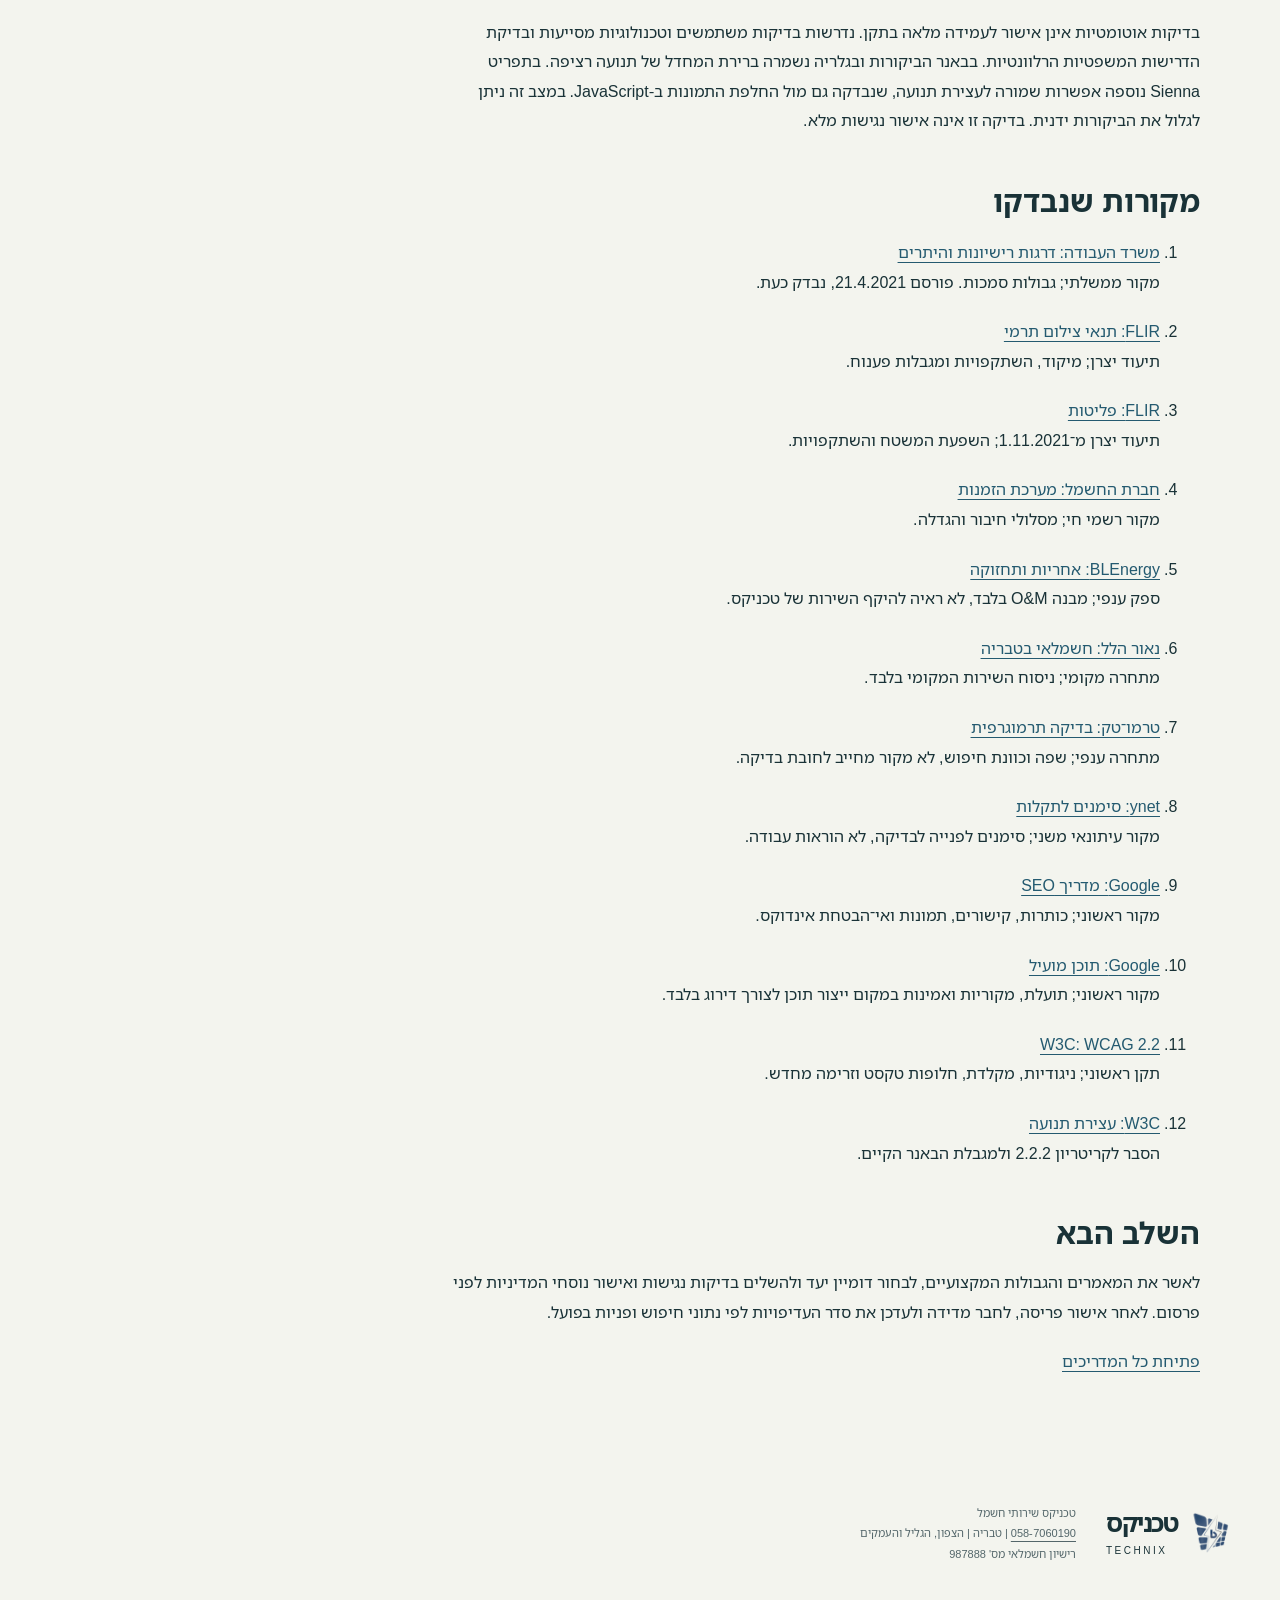
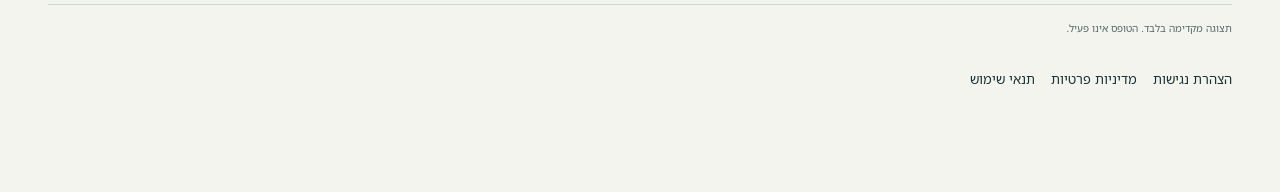
<file: research.html>
<!DOCTYPE html><html lang="he" dir="rtl"><head><meta charset="utf-8"><meta name="viewport" content="width=device-width,initial-scale=1"><meta name="robots" content="noindex,nofollow"><meta name="description" content="מחקר איכותני ומפת מאמרים לשירותי טכניקס, עם מקורות, גבולות פרסום ובדיקות נגישות. "><meta property="og:title" content="מפת התוכן והקידום של טכניקס"><meta property="og:description" content="מחקר איכותני ומפת מאמרים לשירותי טכניקס, עם מקורות, גבולות פרסום ובדיקות נגישות. "><meta property="og:type" content="article"><meta http-equiv="Content-Security-Policy" content="default-src 'none'; img-src 'self' data:; font-src data:; style-src 'unsafe-inline'; script-src 'self' 'sha256-Ew1kDeP90vhSvUobf7gcWBq8SWU3jJ2t4q64LhmXhrE='; base-uri 'none'; form-action 'none'"><title>מפת התוכן והקידום של טכניקס | טכניקס</title>
<link href="[data-uri]" rel="icon"/><style>
/* Noto font redistribution license
Format: https://www.debian.org/doc/packaging-manuals/copyright-format/1.0/
Upstream-Name: Noto
Upstream-Contact: https://github.com/googlei18n/noto-fonts/issues
 http://groups.google.com/group/noto-font
Source: https://github.com/googlei18n/noto-fonts

Files: *
Copyright:
  2010,2012-2020, Google Inc.
  2015-2020, Google LLC.
License-Grant:
 This Font Software is licensed under the SIL Open Font License,
 Version 1.1.
License: OFL-1.1

Files:
 debian/*
Copyright:
  2013-2020, Jonas Smedegaard <dr@jones.dk>
  2020, Purism, SPC
  2013, Vasudev Kamath <kamathvasudev@gmail.com>
License-Grant:
 This program is free software;
 you can redistribute it and/or modify it
 under the terms of the GNU General Public License
 as published by the Free Software Foundation;
 either version 3, or (at your option) any later version.
License: GPL-3+

Files:
 debian/NotoMono/NotoMono-Regular.ttf
Copyright:
  2007, Google Inc.
License-Grant:
 This Font Software is licensed under the SIL Open Font License,
 Version 1.1.
License: OFL-1.1

License: OFL-1.1
 PREAMBLE
 .
 The goals of the Open Font License (OFL) are to stimulate
 worldwide development of collaborative font projects,
 to support the font creation efforts
 of academic and linguistic communities,
 and to provide a free and open framework
 in which fonts may be shared and improved
 in partnership with others.
 .
 The OFL allows the licensed fonts to be used, studied,
 modified and redistributed freely
 as long as they are not sold by themselves.
 The fonts, including any derivative works,
 can be bundled, embedded,
 redistributed and/or sold with any software
 provided that any reserved names are not used
 by derivative works.
 The fonts and derivatives, however,
 cannot be released under any other type of license.
 The requirement for fonts to remain under this license
 does not apply to any document
 created using the fonts or their derivatives.
 .
 DEFINITIONS
 .
 "Font Software" refers to the set of files
 released by the Copyright Holder(s) under this license
 and clearly marked as such.
 This may include source files, build scripts and documentation.
 .
 "Reserved Font Name" refers to any names specified as such
 after the copyright statement(s).
 .
 "Original Version" refers to the collection
 of Font Software components
 as distributed by the Copyright Holder(s).
 .
 "Modified Version" refers to any derivative
 made by adding to, deleting, or substituting --
 in part or in whole --
 any of the components of the Original Version,
 by changing formats
 or by porting the Font Software to a new environment.
 .
 "Author" refers to any designer, engineer, programmer,
 technical writer or other person
 who contributed to the Font Software.
 .
 PERMISSION & CONDITIONS
 .
 Permission is hereby granted, free of charge,
 to any person obtaining a copy of the Font Software,
 to use, study, copy, merge, embed, modify, redistribute,
 and sell modified and unmodified copies of the Font Software,
 subject to the following conditions:
 .
 1) Neither the Font Software nor any of its individual components,
 in Original or Modified Versions,
 may be sold by itself.
 .
 2) Original or Modified Versions of the Font Software
 may be bundled, redistributed and/or sold with any software,
 provided that each copy contains the above copyright notice
 and this license.
 These can be included either as stand-alone text files,
 human-readable headers or in the appropriate
 machine-readable metadata fields within text or binary files
 as long as those fields can be easily viewed by the user.
 .
 3) No Modified Version of the Font Software may use
 the Reserved Font Name(s)
 unless explicit written permission is granted
 by the corresponding Copyright Holder.
 This restriction only applies to the primary font name
 as presented to the users.
 .
 4) The name(s) of the Copyright Holder(s)
 or the Author(s) of the Font Software
 shall not be used to promote,
 endorse or advertise any Modified Version,
 except to acknowledge the contribution(s)
 of the Copyright Holder(s) and the Author(s)
 or with their explicit written permission.
 .
 5) The Font Software,
 modified or unmodified, in part or in whole,
 must be distributed entirely under this license,
 and must not be distributed under any other license.
 The requirement for fonts to remain under this license
 does not apply to any document
 created using the Font Software.
 .
 TERMINATION
 .
 This license becomes null and void
 if any of the above conditions are not met.
 .
 DISCLAIMER
 .
 THE FONT SOFTWARE IS PROVIDED "AS IS",
 WITHOUT WARRANTY OF ANY KIND, EXPRESS OR IMPLIED,
 INCLUDING BUT NOT LIMITED TO
 ANY WARRANTIES OF MERCHANTABILITY,
 FITNESS FOR A PARTICULAR PURPOSE AND NONINFRINGEMENT
 OF COPYRIGHT, PATENT, TRADEMARK, OR OTHER RIGHT.
 IN NO EVENT SHALL THE COPYRIGHT HOLDER BE LIABLE
 FOR ANY CLAIM, DAMAGES OR OTHER LIABILITY,
 INCLUDING ANY GENERAL, SPECIAL, INDIRECT,
 INCIDENTAL, OR CONSEQUENTIAL DAMAGES,
 WHETHER IN AN ACTION OF CONTRACT, TORT OR OTHERWISE,
 ARISING FROM, OUT OF THE USE OR INABILITY TO USE
 THE FONT SOFTWARE OR FROM OTHER DEALINGS IN THE FONT SOFTWARE.

License: GPL-3+
License-Reference: /usr/share/common-licenses/GPL-3

*/
*{box-sizing:border-box}html{scroll-behavior:smooth}body{margin:0;background:#f3f4ee;color:#193237;font-family:"Technix Hebrew",Arial,sans-serif;line-height:1.85}a{color:#245a70;text-underline-offset:4px}a:hover{text-decoration-thickness:2px}a:focus-visible,summary:focus-visible{outline:3px solid #a74520;outline-offset:5px;border-radius:3px}.skip{position:absolute;top:-100px;right:16px;background:white;padding:10px;z-index:5}.skip:focus{top:10px}.wrap{width:min(1120px,calc(100% - 40px));margin:auto}header{border-bottom:1px solid #c5d0cc;padding:18px 0}header .wrap{display:flex;justify-content:space-between;gap:20px;align-items:center}.brand{font-size:24px;font-weight:800;color:#193237;text-decoration:none}nav{display:flex;gap:24px;flex-wrap:wrap}main{padding:36px 0 70px}.crumb{font-size:14px;margin-bottom:28px}.eyebrow{color:#8e3b1d;font-size:14px;font-weight:700}h1{font-size:clamp(30px,4.2vw,52px);line-height:1.25;max-width:900px;margin:12px 0 24px;letter-spacing:-.035em}h2{font-size:clamp(23px,3vw,30px);line-height:1.4;margin:44px 0 14px}h3{font-size:22px;line-height:1.4}.lead{font-size:20px;max-width:800px}.meta,figcaption,.small{font-size:14px;color:#456067}.notice{border-right:4px solid #a74520;background:#ecefe8;padding:16px 20px;margin:25px 0;max-width:800px}.hero{margin:30px 0;max-width:900px}.hero img{width:100%;height:auto;display:block;border-radius:24px;border:1px solid #c5d0cc}.prose{max-width:760px}.prose p{margin:0 0 20px}.toc{border:1px solid #c5d0cc;padding:20px 28px;border-radius:20px;max-width:760px}.toc h2{margin:0;font-size:20px}.toc ol{padding-right:24px}.toc li{padding:5px 0}section{scroll-margin-top:20px}details{border-bottom:1px solid #bdc9c4;padding:16px 0}summary{cursor:pointer;font-weight:700;min-height:44px}.sources{overflow-wrap:anywhere}.sources li{margin:12px 0}.cta{margin:44px 0;padding:25px;background:#193237;color:#f3f4ee;border-radius:24px}.cta a{display:inline-block;background:#f3f4ee;color:#193237;border-radius:28px;padding:10px 22px;min-height:44px}.cta h2{margin:0 0 14px}.grid{display:grid;grid-template-columns:repeat(2,minmax(0,1fr));gap:24px;margin-top:30px}.card{border:1px solid #bdc9c4;border-radius:24px;overflow:hidden;background:#f9faf5}.card img{width:100%;height:auto;display:block;aspect-ratio:16/9;object-fit:cover}.card div{padding:22px}.card h2{margin:0 0 12px;font-size:25px}.card a{color:#193237}.card p{margin:0 0 14px}footer{border-top:1px solid #bdc9c4;padding:25px 0}.related li{margin:12px 0}img{max-width:100%}@media(max-width:600px){.grid{grid-template-columns:1fr}.wrap{width:calc(100% - 36px)}header .wrap{align-items:flex-start}nav{gap:14px;font-size:14px}.lead{font-size:18px}main{padding-top:24px}.hero{margin-inline:0}.notice{padding:15px}.toc{padding:18px}.card div{padding:20px}}@media(prefers-reduced-motion:reduce){html{scroll-behavior:auto}}@media print{header,nav,.cta{display:none}body{background:white;color:black}a{color:black}.wrap{width:100%}.hero{max-width:500px}details{break-inside:avoid}}.site-header{padding-block:0}.site-header a,.site-footer a{color:inherit;text-decoration:none}.site-header .brand,.site-footer .brand{font-weight:400}.site-header strong,.site-footer strong{font-weight:700}.site-header button{font:inherit}.site-footer{border-top:0}.site-header p,.site-footer p{margin:0}.site-header nav a:hover{color:var(--orange)}.site-header .button{display:none}.site-header nav a{border-radius:0}.site-footer .brand small{color:inherit}.site-header a:focus-visible,.site-header button:focus-visible,.site-footer a:focus-visible{outline:3px solid var(--orange);outline-offset:5px}:root{--paper:#f3f4ee;--ink:#172d32;--blue:#285e82;--orange:#99462b;--muted:#53666a;--rule:#ccd5d1;--light:#e6ebe5;--white:#fcfcf8}
.site-header{display:flex;align-items:center;justify-content:space-between;min-height:112px;border-bottom:1px solid var(--rule);gap:20px}
.brand{display:flex;gap:12px;align-items:center}
.brand img{mix-blend-mode:multiply;object-fit:contain}
.brand strong{font-size:30px;letter-spacing:-.06em;line-height:1.1;display:block}
.brand small{display:block;font:10px/1.5 Arial,sans-serif;letter-spacing:.25em;margin-top:6px}
.site-header nav{display:flex;align-items:center;gap:36px;font-size:13px}
.site-header nav a{padding-block:13px}
.site-header nav a:hover{color:var(--orange)}
.site-header nav .nav-contact{border-bottom:1px solid var(--ink);margin-inline-start:28px;padding-inline:0;display:flex;gap:24px}
.menu-button{display:none}
.site-footer{display:flex;align-items:center;gap:30px;padding-block:36px;flex-wrap:wrap}
.site-footer .brand strong{font-size:25px}
.site-footer>p{font-size:11px;color:var(--muted)}
.site-footer>a:not(.brand){margin-inline-start:auto;font-size:11px}
.site-footer>small{width:100%;font-size:10px;color:var(--muted);border-top:1px solid var(--rule);padding-top:14px;margin-top:10px}
@media (max-width:900px){.site-header nav{gap:20px}
.site-header nav .nav-contact{margin-inline-start:0}}
@media (max-width:660px){.site-header{min-height:88px;position:relative;flex-wrap:wrap;gap:0}
.brand strong{font-size:27px}
.brand img{width:34px;height:34px}
.brand small{font-size:9px}
.js .menu-button{display:flex;align-items:center;gap:14px;border:0;background:none;padding:12px 0;font-size:12px;color:var(--ink);min-height:44px}
.menu-button span{font-size:18px}
.site-header nav{display:flex;flex-direction:column;align-items:stretch;gap:0;width:100%;padding-bottom:20px}
.js .site-header nav{display:none}
.js .site-header nav.is-open{display:flex}
.site-header nav a{border-top:1px solid var(--rule);min-height:48px;font-size:14px}
.site-header nav .nav-contact{justify-content:space-between}
.site-footer{gap:20px;padding-block:28px}
.site-footer>p{font-size:10px}
.site-footer>a:not(.brand){margin-inline-start:0;width:100%;min-height:44px;padding-block:10px}
.site-footer>small{margin-top:0}}
.site-footer>p a{text-decoration:underline;text-underline-offset:4px}
@media (max-width:1000px){.site-header nav{gap:18px}
.site-header nav .nav-contact{margin-inline-start:0}}
@media (max-width:660px){.site-header nav a{font-size:15px}}
.site-header nav .nav-contact{border-radius:0;overflow:visible;padding:10px 4px 10px 0;min-height:44px;line-height:1.6}
.site-header nav .nav-contact::before,.site-header nav .nav-contact::after{border-radius:0}
.wa-mark{display:block;flex:none;width:20px;height:20px}
.site-header{width:100%;padding-inline:max(32px,calc((100% - 1184px)/2));background:var(--light)}
.site-header{display:grid;grid-template-columns:minmax(0,1fr) 180px minmax(0,1fr);gap:26px;min-height:130px;border-bottom:0}
.site-header>.brand{grid-column:2;grid-row:1;justify-self:center;gap:10px}
.site-header .brand strong{font-size:34px}
.site-header .brand img{width:46px;height:46px}
.site-header nav{grid-column:1;grid-row:1;justify-self:start;gap:14px;font-size:12px;flex-wrap:wrap}
.site-header nav a{white-space:nowrap;min-height:44px;display:flex;align-items:center}
.header-actions{grid-column:3;grid-row:1;display:flex;align-items:center;justify-content:flex-end;gap:16px;direction:rtl}
.header-phone{font:700 13px Arial,sans-serif;white-space:nowrap;min-height:44px;display:flex;align-items:center;text-underline-offset:5px}
.header-phone:hover{text-decoration:underline}
.header-actions .button{padding:10px 17px;gap:12px;min-height:44px;font-size:13px}
@media (max-width:1100px) and (min-width:761px){.site-header{grid-template-columns:1fr 160px 1fr;gap:18px}
.site-header nav{gap:4px 16px;font-size:12px}
.header-actions{flex-direction:column;gap:0}
.header-actions .button{min-height:42px}}
@media (max-width:1100px){.site-header{padding-inline:20px}
.site-header{grid-template-columns:1fr auto 1fr;min-height:100px;gap:0 12px;padding-block:12px}
.site-header>.brand{grid-column:2;grid-row:1}
.site-header .brand strong{font-size:27px}
.site-header .brand img{width:34px;height:34px}
.site-header .brand small{font-size:8px}
.js .site-header .menu-button{grid-column:1;grid-row:1;display:flex;align-items:center;justify-self:start;gap:6px;background:transparent;border:0;color:var(--ink);font-size:12px;min-height:44px;padding:8px 0}
.header-actions{grid-column:3;grid-row:1;justify-content:flex-end}
.header-actions .button{display:none}
.header-phone{font-size:11px}
.site-header nav{grid-column:1/-1;grid-row:2;width:100%;flex-direction:column;align-items:stretch;padding-bottom:10px;gap:0;justify-self:stretch}
.js .site-header nav{display:none}
.js .site-header nav.is-open{display:flex}
.site-header nav a{min-height:48px;border-top:1px solid var(--rule);font-size:15px}}
@media (max-width:370px){.site-header{gap:0 7px}
.site-header .brand{gap:6px}
.site-header .brand img{width:28px;height:28px}
.site-header .brand strong{font-size:23px}
.header-phone{font-size:10px}
.js .site-header .menu-button{font-size:11px}}
.site-header>.brand{transform:translateX(2px)}
.site-header{position:sticky;top:0;z-index:30;box-shadow:none}
.site-header.is-scrolled{background:transparent;box-shadow:none}
.site-header.is-scrolled::before{content:"";position:absolute;inset:0 0 -38px;background:linear-gradient(to bottom,#e6ebe5 0%,#e6ebe5 52%,#e6ebe5ee 68%,#e6ebe58c 83%,#e6ebe500 100%);z-index:-1;pointer-events:none}
@media (max-width:1100px){.site-header{grid-template-columns:1fr 1fr}
.site-header>.brand{grid-column:1;justify-self:start;transform:none}
.js .site-header .menu-button{grid-column:2;justify-self:end}
.site-header:has(nav.is-open){background:var(--light)}
.site-header:has(nav.is-open)::before{display:none}}
@media (max-width:1100px){.header-actions{display:none}
.site-header nav{max-height:calc(100dvh - 110px);overflow-y:auto}
.menu-button .menu-label{display:none}
.js .site-header .menu-button{min-width:44px;justify-content:center}
.menu-button span[aria-hidden]{font-size:23px}}
@media (max-width:1100px){.site-header{grid-template-columns:1fr 1fr}
.site-header>.brand{grid-column:1;justify-self:start;transform:none}
.js .site-header .menu-button{grid-column:2;justify-self:end}}
@media (min-width:1101px){.header-actions{display:none}
.site-header{grid-template-columns:repeat(3,minmax(0,1fr)) 180px repeat(3,minmax(0,1fr));gap:12px}
.site-header>.brand{grid-column:4}
.site-header nav{display:contents}
.site-header nav a{grid-row:1;justify-content:center;text-align:center;font-size:13px}
.site-header nav a:nth-child(1){grid-column:1}
.site-header nav a:nth-child(2){grid-column:2}
.site-header nav a:nth-child(3){grid-column:3}
.site-header nav a:nth-child(4){grid-column:5}
.site-header nav a:nth-child(5){grid-column:6}
.site-header nav a:nth-child(6){grid-column:7}}
.brand-gallery{margin:36px 0 0;display:flex;flex-direction:column;align-items:center;gap:14px;padding:14px 0 4px}
.brand-scene{position:relative;width:min(100%,440px);aspect-ratio:1}
.brand-photo-window{position:absolute;inset:0;mask:url("/technix-photo-mask.svg") center/contain no-repeat;-webkit-mask:url("/technix-photo-mask.svg") center/contain no-repeat}
.brand-photo{position:absolute;width:100%;height:100%;inset:0;object-fit:cover;object-position:50% 50%;opacity:0;transition:opacity 1.1s ease}
.brand-photo.is-active{opacity:1;z-index:2}
.brand-photo.is-previous{opacity:1;z-index:1}
.brand-photo.is-entering{animation:scene-enter .8s ease both}
.brand-mark-overlay{position:absolute;inset:0;width:100%;height:100%;pointer-events:none}
.brand-gallery figcaption{display:flex;flex-direction:column;align-items:center;gap:12px;color:var(--muted);font-size:11px;text-align:center}
@media (max-width:760px){.brand-gallery{margin-top:24px}
.brand-scene{width:min(100%,340px)}}
@media (prefers-reduced-motion:reduce){.brand-photo{transition:none;animation:none}}
.brand-photo:nth-child(1){object-position:100% 50%}
.brand-photo:nth-child(2){object-position:0% 50%}
.brand-photo:nth-child(3){object-position:25% 50%}
.brand-photo:nth-child(4){object-position:35% 50%}
.site-header.is-scrolled::before{backdrop-filter:blur(10px);-webkit-backdrop-filter:blur(10px);background:linear-gradient(to bottom,rgba(230,235,229,.86) 0%,rgba(230,235,229,.82) 52%,rgba(230,235,229,.66) 68%,rgba(230,235,229,.34) 83%,rgba(230,235,229,0) 100%)}html{scroll-padding-top:150px}.skip{z-index:60}@media(max-width:1100px){html{scroll-padding-top:120px}}@font-face{font-family:Technix Hebrew;src:url('[data-uri]') format('truetype');font-weight:400;font-style:normal;font-display:swap}@font-face{font-family:Technix Hebrew;src:url('[data-uri]') format('truetype');font-weight:700;font-style:normal;font-display:swap}.site-footer.wrap{width:min(1184px,calc(100% - 96px));margin-inline:auto}@media(max-width:900px){.site-footer.wrap{width:calc(100% - 56px)}}@media(max-width:660px){.site-footer.wrap{width:calc(100% - 40px)}}
.legal-page{max-width:850px;padding-block:40px 70px}.legal-page h1{margin-bottom:28px}.legal-page h2{margin-top:34px}.legal-page p{margin-block:15px}.footer-policies{display:flex;flex-wrap:wrap;gap:16px;font-size:13px}.asw-menu button:focus-visible,.asw-menu [role=button]:focus-visible,.asw-menu select:focus-visible,.asw-menu a:focus-visible{outline:3px solid #99462b!important;outline-offset:3px!important}.asw-menu{direction:rtl;font-family:Arial,sans-serif!important}.asw-menu-header,.asw-menu-reset-footer-btn{background:#172d32!important}.asw-menu-btn{background:#172d32!important;outline-color:#285e82!important}.asw-menu-btn:focus-visible{outline:4px solid #99462b!important}.asw-menu [data-key=readable-font] span{font-family:Arial,sans-serif!important}.technix-motion-off *, .technix-motion-off *::before,.technix-motion-off *::after{animation:none!important;transition:none!important;scroll-behavior:auto!important}.technix-motion-off .reviews-track{transform:none!important}.technix-motion-off .reviews.is-enhanced .reviews-window{overflow-x:auto!important}.technix-motion-off .reviews-group[aria-hidden=true]{display:none!important}
.site-footer{padding-bottom:100px!important}.sr-only{position:absolute;width:1px;height:1px;padding:0;margin:-1px;overflow:hidden;clip:rect(0,0,0,0);white-space:nowrap;border:0}
</style></head><body><a class="skip" href="#main">דילוג לתוכן</a><header class="site-header wrap"><a class="brand" href="/" title="לראש הדף">
<img alt="" height="42" src="[data-uri]" width="42"/>
<span><strong>טכניקס</strong><small dir="ltr" lang="en">TECHNIX</small></span>
</a><button aria-controls="navigation" aria-expanded="false" class="menu-button" type="button" aria-label="פתיחת תפריט"><span class="menu-label">תפריט</span> <span aria-hidden="true">☰</span></button><nav aria-label="ניווט ראשי" id="navigation"><a href="/#about">אודות טכניקס</a><a href="/#services">שירותים</a><a href="/#process">אופן העבודה</a><a href="/#faq">שאלות נפוצות</a><a href="/guides">מדריכים</a><a href="/#contact">יצירת קשר</a></nav><div class="header-actions"><a class="header-phone" href="tel:+972587060190"><bdi>058-7060190</bdi><span class="sr-only"> חיוג לטכניקס</span></a><a class="button button-dark" href="https://wa.me/972587060190?text=%D7%A9%D7%9C%D7%95%D7%9D+%D7%99%D7%A9%D7%A8%D7%90%D7%9C%2C+%D7%94%D7%92%D7%A2%D7%AA%D7%99+%D7%9E%D7%94%D7%90%D7%AA%D7%A8.+%D7%90%D7%A9%D7%9E%D7%97+%D7%9C%D7%94%D7%AA%D7%99%D7%99%D7%A2%D7%A5+%D7%9C%D7%92%D7%91%D7%99+">וואטסאפ <svg aria-hidden="true" class="wa-mark" focusable="false" height="20" viewbox="0 0 24 24" width="20"><path d="M20.5 3.5A11.8 11.8 0 0 0 12.1 0C5.5 0 .2 5.3.2 11.9c0 2.1.5 4.1 1.6 5.9L.1 24l6.4-1.7c1.7.9 3.6 1.4 5.6 1.4 6.6 0 11.9-5.3 11.9-11.9 0-3.2-1.2-6.1-3.5-8.3ZM12.1 21.7c-1.8 0-3.6-.5-5.1-1.4l-.4-.2-3.8 1 1-3.7-.3-.4A9.8 9.8 0 0 1 2 11.9C2 6.4 6.5 2 12.1 2a9.8 9.8 0 0 1 7 2.9 9.8 9.8 0 0 1 2.9 7c0 5.4-4.5 9.8-9.9 9.8Zm5.4-7.3c-.3-.1-1.8-.9-2.1-1-.3-.1-.5-.1-.7.2-.2.3-.8 1-.9 1.2-.2.2-.3.2-.6.1-1.7-.8-2.8-1.5-3.9-3.4-.3-.5.3-.4.9-1.6.1-.2 0-.4 0-.6l-1-2.3c-.2-.6-.5-.5-.7-.5h-.6c-.2 0-.6.1-.9.4-.3.3-1.1 1.1-1.1 2.6s1.1 2.9 1.3 3.1c.1.2 2.1 3.3 5.2 4.6 1.9.8 2.6.9 3.6.8.6-.1 1.8-.7 2-1.4.3-.7.3-1.3.2-1.4-.1-.2-.3-.3-.6-.4Z" fill="currentColor"></path></svg></a></div></header><main id="main" class="wrap"><p class="eyebrow">מסמך עבודה לבעל האתר · 23.11.2026</p><h1>מפת התוכן והקידום של טכניקס</h1><p class="lead">ארבעה אשכולות תוכן לפי ארבעת השירותים שנמסרו. לכל אשכול נבנה מדריך בעל מטרה שונה, במקום עמודים דומים המחליפים רק שם יישוב.</p><p class="notice">זהו מחקר איכותני של כוונות חיפוש ותוכן, לא מדידת נפחי חיפוש. אין נתוני Search Console, חשבון Keyword Planner או נתוני המרות מאומתים. אין כאן הבטחת דירוג או הצהרת נגישות מלאה.</p><div class="prose"><h2>איך נבחרו הנושאים</h2><p>נבדקו חיפושים בעברית על איתור תקלות, פחת שקופץ, בדיקות תרמוגרפיות, חשמלאי בטבריה, תחזוקת אגירה והגדלת חיבור. הושוו דפי ספקים מקומיים וענפיים, מקור עיתונאי ומקורות ראשוניים: משרד העבודה, חברת החשמל, יצרן ציוד FLIR, Google Search Central ו־W3C. סדר העדיפות הוא שיקול עריכתי לפי התאמה לעסק ולכוונת הפונה, לא לפי נפח או קושי שנמדדו.</p><p>תוצאות החיפוש תלויות בזמן ובמיקום. המחקר מאמת שקיימים תכנים ותחרות בנושאים האלה, ולא מוכיח כמה אנשים מחפשים כל ביטוי. סקירת המתחרים נועדה להבין ניסוחים ופערים, ולא להעתיק מהם טקסט או הבטחות.</p><h2>מפת מילות המפתח והעמודים</h2><section><p class="eyebrow">עדיפות עריכתית 1</p><h3><a href="/electrical-fault-diagnosis">איתור תקלות חשמל</a></h3><p><strong>ביטויים תומכים:</strong> קצרים חוזרים, פחת קופץ, זליגת חשמל</p><p><strong>כוונה:</strong> בירור תקלה קיימת, מידע לפני פנייה</p><p><strong>למה:</strong> התמחות מרכזית בבריף; שאלות קונקרטיות בתוצאות החיפוש</p></section><section><p class="eyebrow">עדיפות עריכתית 2</p><h3><a href="/electrical-panel-thermography">בדיקה תרמוגרפית ללוחות חשמל</a></h3><p><strong>ביטויים תומכים:</strong> צילום תרמי, סריקה תרמוגרפית, דוח תרמוגרפי</p><p><strong>כוונה:</strong> הבנת הבדיקה והמסמכים</p><p><strong>למה:</strong> שירות מרכזי עם כמה ניסוחים נפוצים בתוצאות</p></section><section><p class="eyebrow">עדיפות עריכתית 3</p><h3><a href="/utility-inspection-preparation">הכנה לבדיקת חברת החשמל</a></h3><p><strong>ביטויים תומכים:</strong> הגדלת חיבור, בדיקת מתקן, ליווי ביקורת</p><p><strong>כוונה:</strong> היערכות להזמנה ולבדיקה</p><p><strong>למה:</strong> כוונת שירות ברורה ומסלול הזמנה רשמי</p></section><section><p class="eyebrow">עדיפות עריכתית 4</p><h3><a href="/energy-site-maintenance">תחזוקת מתקני אנרגיה</a></h3><p><strong>ביטויים תומכים:</strong> תחזוקת BESS, מערכות אגירה, תפעול ותחזוקה סולארי</p><p><strong>כוונה:</strong> ניהול אתר ותיאום שירות מקצועי</p><p><strong>למה:</strong> התאמה לשירותי העסק; קהל B2B ממוקד</p></section><h2>איפה לא לייצר עמודים נוספים</h2><p>הביטויים "בדיקה תרמוגרפית", "סריקה תרמוגרפית" ו"צילום תרמי ללוח חשמל" שולבו באותו מדריך. אין הצדקה בשלב הזה לשלושה מאמרים כמעט זהים. גם "פחת קופץ" ו"קצרים חוזרים" משויכים למדריך האבחון, עם הסבר שאין מדובר בהכרח באותה תקלה.</p><p>הביטוי המקומי "חשמלאי בטבריה" מתאים לעמוד הבית ולפרטי השירות. לא נבנו עמודי יישובים נוספים ללא ראיות לשירות מקומי ותוכן ייחודי. אין הבטחת שירות ארצי, זמינות 24/7, מחיר קבוע, אישור גורף לביטוח או סמכות בכל מתקן מתח גבוה.</p><h2>הערך שנוסף לעומת תוכן כללי</h2><p>כל מדריך מכין את הקורא לפעולה בטוחה: תיעוד אירוע בלי פתיחת לוח, הגדרת דרישה לדוח תרמי, ריכוז מסמכי אתר אנרגיה או חלוקת אחריות בהגדלת חיבור. במקורות מסחריים נמצאו ניסוחים גורפים על חובה שנתית ובדיקות ללא השבתה; אלה לא הועתקו, משום שהם אינם מוכיחים את הדרישה לכל מתקן.</p><h2>מה נבנה לקידום טכני</h2><ul><li>עמוד מדריכים וארבעה עמודי HTML נפרדים עם כתובות תיאוריות, כותרת ייחודית ותיאור לכל עמוד.</li><li>תוכן נגיש גם בלי JavaScript, היררכיית כותרות וקישורים פנימיים מהבית, מהאינדקס ובין מאמרים קשורים.</li><li>ארבעה איורים מקוריים בסדרה אחידה, קובצי WebP קטנים ומידות תמונה קבועות. האיורים אינם מוצגים כתיעוד עבודה של טכניקס.</li><li>מקורות וקישור ליצירת קשר בכל מדריך, ללא דירוגים מובנים, נפחי חיפוש מומצאים או מחבר מקצועי שהכשרתו לא אומתה.</li></ul><h2>מה הושאר בכוונה לפני פרסום</h2><ul><li>התצוגה מסומנת noindex. אין להסיר את ההגנה או לשלוח עמודים לאינדוקס לפני אישור פרסום.</li><li>דומיין יעד סופי טרם נבחר. לכן לא הומצאו כתובות canonical, כתובות תמונת שיתוף מוחלטות או sitemap לדומיין שגוי. יש להגדיר אותם בפריסה המאושרת.</li><li>לא הוסף Article או LocalBusiness עם זהות בודק, רישיון, כתובת או תאריך בדיקה מקצועית שלא אומתו. נתונים מובנים יתווספו רק בהתאם למידע הגלוי והמאושר.</li><li>נדרשת קריאה ואישור מקצועי של המאמרים, במיוחד סמכויות רישוי, בטיחות, דוחות ותנאי שירות. סימון הטיוטה יוסר רק אחרי האישור.</li><li>נדרשת בהמשך מדידה ב־Search Console: שאילתות, חשיפות, קליקים ועמודים הנכנסים לאינדקס. שינויי קידום נבחנים לאורך זמן, ללא הבטחת תוצאה.</li></ul><h2>נגישות: מה מכוסה ומה לא</h2><p>המדריכים בנויים ב־HTML סמנטי, עם עברית RTL, קישור דילוג, ניווט מקלדת, תוכן עניינים, פוקוס גלוי, שאלות נפתחות ללא סקריפט והתאמה לנייד ולהפחתת תנועה. האיורים דקורטיביים ביחס לטקסט ולכן alt ריק, ללא הצגתם כתיעוד עבודה. אין בהם מידע שחסר במאמר.</p><p>בדיקות אוטומטיות אינן אישור לעמידה מלאה בתקן. נדרשות בדיקות משתמשים וטכנולוגיות מסייעות ובדיקת הדרישות המשפטיות הרלוונטיות. בבאנר הביקורות ובגלריה נשמרה ברירת המחדל של תנועה רציפה. בתפריט Sienna נוספה אפשרות שמורה לעצירת תנועה, שנבדקה גם מול החלפת התמונות ב-JavaScript. במצב זה ניתן לגלול את הביקורות ידנית. בדיקה זו אינה אישור נגישות מלא.</p><h2>מקורות שנבדקו</h2><ol class="sources"><li><a href="https://www.gov.il/he/pages/license-classes">משרד העבודה: דרגות רישיונות והיתרים</a><p>מקור ממשלתי; גבולות סמכות. פורסם 21.4.2021, נבדק כעת.</p></li><li><a href="https://docs.flir.com/T810664/en-US/latest/d1010329e1132.html">FLIR: תנאי צילום תרמי</a><p>תיעוד יצרן; מיקוד, השתקפויות ומגבלות פענוח.</p></li><li><a href="https://www.flir.com/discover/professional-tools/how-does-emissivity-affect-thermal-imaging/">FLIR: פליטות</a><p>תיעוד יצרן מ־1.11.2021; השפעת המשטח והשתקפויות.</p></li><li><a href="https://digitalorders.iec.co.il/">חברת החשמל: מערכת הזמנות</a><p>מקור רשמי חי; מסלולי חיבור והגדלה.</p></li><li><a href="https://www.blenergy.co.il/he/o-m">BLEnergy: אחריות ותחזוקה</a><p>ספק ענפי; מבנה O&amp;M בלבד, לא ראיה להיקף השירות של טכניקס.</p></li><li><a href="https://hilel.online/">נאור הלל: חשמלאי בטבריה</a><p>מתחרה מקומי; ניסוח השירות המקומי בלבד.</p></li><li><a href="https://thermo-tech.co.il/%D7%91%D7%93%D7%99%D7%A7%D7%94-%D7%AA%D7%A8%D7%9E%D7%95%D7%92%D7%A8%D7%A4%D7%99%D7%AA">טרמו־טק: בדיקה תרמוגרפית</a><p>מתחרה ענפי; שפה וכוונת חיפוש, לא מקור מחייב לחובת בדיקה.</p></li><li><a href="https://www.ynet.co.il/economy/article/rjphgco0r">ynet: סימנים לתקלות</a><p>מקור עיתונאי משני; סימנים לפנייה לבדיקה, לא הוראות עבודה.</p></li><li><a href="https://developers.google.com/search/docs/fundamentals/seo-starter-guide">Google: מדריך SEO</a><p>מקור ראשוני; כותרות, קישורים, תמונות ואי־הבטחת אינדוקס.</p></li><li><a href="https://developers.google.com/search/docs/fundamentals/creating-helpful-content">Google: תוכן מועיל</a><p>מקור ראשוני; תועלת, מקוריות ואמינות במקום ייצור תוכן לצורך דירוג בלבד.</p></li><li><a href="https://www.w3.org/TR/WCAG22/">W3C: WCAG 2.2</a><p>תקן ראשוני; ניגודיות, מקלדת, חלופות טקסט וזרימה מחדש.</p></li><li><a href="https://www.w3.org/WAI/WCAG22/Understanding/pause-stop-hide">W3C: עצירת תנועה</a><p>הסבר לקריטריון 2.2.2 ולמגבלת הבאנר הקיים.</p></li></ol><h2>השלב הבא</h2><p>לאשר את המאמרים והגבולות המקצועיים, לבחור דומיין יעד ולהשלים בדיקות נגישות ואישור נוסחי המדיניות לפני פרסום. לאחר אישור פריסה, לחבר מדידה ולעדכן את סדר העדיפויות לפי נתוני חיפוש ופניות בפועל.</p><p><a href="/guides">פתיחת כל המדריכים</a></p></div></main><footer class="wrap site-footer"><a class="brand" href="/"><img alt="" height="42" src="/technix-logo.svg" width="42"/><span><strong>טכניקס</strong><small dir="ltr" lang="en">TECHNIX</small></span></a><p>טכניקס שירותי חשמל<br/><a href="tel:+972587060190"><bdi>058-7060190</bdi></a> | טבריה | הצפון, הגליל והעמקים<br/>רישיון חשמלאי מס' 987888</p><small>תצוגה מקדימה בלבד. הטופס אינו פעיל.</small><nav class="footer-policies" aria-label="מדיניות האתר"><a href="/accessibility">הצהרת נגישות</a><a href="/privacy">מדיניות פרטיות</a><a href="/terms">תנאי שימוש</a></nav></footer><script>
'use strict';

document.documentElement.classList.add('js');

const stickyHeader = document.querySelector('.site-header');
const syncHeaderShadow = () => stickyHeader.classList.toggle('is-scrolled', window.scrollY > 2);
window.addEventListener('scroll', syncHeaderShadow, { passive: true });
syncHeaderShadow();
// Progressive enhancement. No requests, tracking, storage, or form submission.
const menuButton = document.querySelector('.menu-button');
const navigation = document.querySelector('#navigation');

function closeMenu() {
  menuButton.setAttribute('aria-expanded', 'false');
  navigation.classList.remove('is-open');
}

menuButton.addEventListener('click', () => {
  const expanded = menuButton.getAttribute('aria-expanded') !== 'true';
  menuButton.setAttribute('aria-expanded', String(expanded));
  navigation.classList.toggle('is-open', expanded);
});

navigation.addEventListener('click', (event) => {
  if (event.target.closest('a')) closeMenu();
});

document.addEventListener('keydown', (event) => {
  if (event.key === 'Escape' && menuButton.getAttribute('aria-expanded') === 'true') {
    closeMenu();
    menuButton.focus();
  }
});

</script><script defer src="/sienna-technix.js" data-asw-lang="he" data-asw-position="bottom-left"></script><script defer src="/accessibility-bridge.js"></script></body></html>
</file>
<file: design-polish.css>
/* Shared design roles, 24 Nov 2026. Existing brand palette and embedded fonts retained. */
:root{--paper:#f3f4ee;--ink:#172d32;--blue:#285e82;--orange:#99462b;--muted:#465d61;--rule:#c3ceca;--light:#e6ebe5;--white:#fcfcf8;--section-space:88px;--reading:760px}
html{scroll-padding-top:106px}body{font-family:'Technix Hebrew',Arial,sans-serif;font-size:17px;line-height:1.85}h1,h2,h3{font-family:inherit}h1,h2{font-weight:400;letter-spacing:-.04em}h1{font-size:clamp(32px,4.4vw,56px);line-height:1.3}h2{font-size:clamp(28px,3.3vw,42px);line-height:1.35}h3{font-size:23px;line-height:1.45}a,button{touch-action:manipulation}a:focus-visible,button:focus-visible,summary:focus-visible{outline:3px solid var(--orange);outline-offset:5px}button{font-family:inherit}img{max-width:100%}section[id]{scroll-margin-top:106px}.section-space{padding-block:var(--section-space)}.eyebrow{font-size:13px;line-height:1.7;letter-spacing:0}.draft-note{font-size:13px!important}
/* Compact header: brand, navigation and one distinct contact action. */
.site-header{display:flex;justify-content:space-between;align-items:center;gap:28px;min-height:84px;padding-block:8px;background:var(--light);border:0;isolation:isolate}.site-header>.brand{transform:none;flex:none}.site-header .brand strong{font-size:29px}.site-header .brand img{width:40px;height:40px}.site-header nav{display:flex;flex-wrap:nowrap;gap:22px;padding:0;margin:0;max-height:none;width:auto}.site-header nav a{display:flex;justify-content:center;min-height:48px;align-items:center;font-size:14px;white-space:nowrap;text-decoration:none;border:0;position:relative;padding-block:10px}.site-header nav a[aria-current]{color:var(--blue);box-shadow:inset 0 -2px var(--blue)}.site-header .header-actions{display:flex;flex:none}.site-header .header-actions>.button{display:none}.site-header .header-phone{display:inline-flex;gap:8px;background:var(--ink);color:var(--paper);padding:10px 18px;border-radius:999px;min-height:48px;font-size:13px;align-items:center}.site-header .header-phone:hover{background:var(--blue)}.site-header.is-scrolled{background:transparent;box-shadow:none}.menu-contact{display:none!important}.site-header .menu-button{display:none}.site-header .menu-button span{font-size:23px}
.button,.cta a{display:inline-flex;align-items:center;justify-content:center;gap:12px;min-height:50px;font:700 15px/1.6 'Technix Hebrew',Arial,sans-serif;padding:12px 24px;border-radius:999px;text-decoration:none;border:1px solid var(--ink)}.button-dark{background:var(--ink);color:var(--paper)}.button-dark:hover{background:var(--blue);border-color:var(--blue)}.button-outline{background:transparent;color:var(--ink)}
/* Hero is a real two-column composition, not a smaller stacked desktop image. */
.hero.wrap{display:grid;grid-template-columns:minmax(0,1.22fr) minmax(0,1fr);column-gap:48px;align-items:center;padding-top:50px;padding-bottom:70px}.hero-copy{min-width:0}.hero h1{font-size:clamp(38px,4.8vw,66px);line-height:1.25;margin-top:22px;max-width:740px}.hero h1 br{display:none}.hero h1 span{display:block}.hero-bottom{display:block;margin-top:26px}.hero-bottom p{font-size:17px;max-width:510px}.hero-actions{display:flex;flex-wrap:wrap;gap:12px;margin-top:28px}.brand-gallery{margin:0;padding:0;align-self:center}.brand-scene{width:min(100%,460px)}.brand-photo-shade{filter:drop-shadow(0 8px 10px #0f20262f) drop-shadow(0 1px 2px #0f20262f)}
/* Open layouts, measured spacing, no added card chrome. */
.services-inner{padding-block:var(--section-space)}.services-grid{gap:36px 56px;margin-top:36px}.services-grid article{border-top:1px solid #728386;padding-top:18px}.service-number{position:static;opacity:1;font:400 18px/1.4 Georgia,serif;display:block;margin-bottom:14px;color:#e3b18e}.services-grid h3{font-size:24px}.services-grid p{font-size:16px;line-height:1.85;color:#d2dcda;margin-top:12px}.service-article-link{min-height:48px;gap:10px}.service-article-link::after{content:'←';font-family:Arial,sans-serif}.about{gap:64px;grid-template-columns:1fr 1.2fr}.about-copy>p:not(.lead){font-size:16px;max-width:none}.about-copy .lead{font-size:27px}.about .text-link{min-height:48px}.process-grid{gap:32px;margin-top:36px}.process-grid li{border-top:1px solid var(--rule);border-radius:0;padding:22px 0 0}.process-grid li>span{font:400 24px/1.4 Georgia,serif;color:var(--orange)}.process-grid p{font-size:16px;line-height:1.85}.clients{padding-block:48px}.client-grid{gap:18px}.client-card{border-radius:10px;min-height:142px;padding:20px}.client-card img{height:62px;max-width:165px}.client-card:last-child img{height:62px}.client-card span{font-size:13px}.contact-inner{display:block;padding-block:72px}.contact-title{max-width:850px}.contact-title h2{font-size:clamp(36px,4vw,52px)}.contact-title>p:not(.eyebrow){font-size:17px}.contact-actions{display:flex;flex-wrap:wrap;gap:14px}.contact-actions .button{min-width:220px}.contact-actions p{font-size:14px}
/* One FAQ visual component across home and articles. Native details keeps keyboard semantics. */
.faq-list{border-top:1px solid var(--rule)}.faq-list details{border:0;border-bottom:1px solid var(--rule);border-radius:0;margin:0;padding:0;background:transparent}.faq-list summary{display:flex;align-items:center;justify-content:space-between;gap:24px;list-style:none;font-size:21px;font-weight:700;line-height:1.6;padding:22px 0;min-height:80px;cursor:pointer}.faq-list summary::-webkit-details-marker{display:none}.faq-list summary::marker{content:''}.faq-icon{font:28px/1 Arial,sans-serif;color:var(--blue);width:28px;flex:none;text-align:center}.faq-list details[open] .faq-icon{transform:rotate(45deg)}.faq-list details[open]{background:#e6ebe54d}.faq-list details p,.faq details p{font-size:17px;line-height:1.85;max-width:850px;padding:0 0 24px;margin:0;color:var(--muted)}
/* Manual review rail: one semantic set, no automatic movement or duplicate links. */
.reviews{padding-block:54px}.reviews-heading h2{font-size:clamp(28px,3.3vw,42px)}.reviews-caption{font-size:17px;color:var(--muted)}.reviews-controls{display:flex;align-items:center;gap:12px;margin-top:20px}.reviews-controls button{width:48px;height:48px;border:1px solid var(--ink);background:transparent;border-radius:50%;color:var(--ink);font:22px Arial;cursor:pointer}.reviews-controls button:disabled{opacity:.35;cursor:default}.reviews-status{font-size:14px;color:var(--muted);font-variant-numeric:tabular-nums}.reviews-window,.reviews.is-enhanced .reviews-window{direction:rtl;overflow-x:auto;padding:0 0 16px;scroll-snap-type:x mandatory;scroll-behavior:smooth;max-width:1184px;width:calc(100% - 96px);margin:28px auto 0;scrollbar-width:thin}.reviews-track,.reviews.is-enhanced .reviews-track{display:block;width:100%;min-width:0;animation:none!important;transform:none!important}.reviews-group{display:flex;direction:rtl;gap:20px;padding:0;margin:0;list-style:none}.review-card{width:calc((100% - 40px)/3);flex:0 0 calc((100% - 40px)/3);min-height:250px;border:1px solid #c3ceca;border-radius:10px;padding:24px;scroll-snap-align:start;overflow-wrap:anywhere}.review-card blockquote{font-size:17px;line-height:1.85;margin:16px 0 20px}.review-author a{font-size:14px}.review-author div>span{font-size:13px;color:var(--muted)}.review-avatar{width:34px;height:34px}.review-excerpt{font-size:13px;line-height:1.7;margin-top:10px}.review-excerpt a{text-decoration:underline}.review-stars{color:var(--orange)}
/* Shared content rhythm. All article elements use the same reading edge. */
body.tx-article main.wrap{width:min(var(--reading),calc(100% - 48px));padding-top:36px}body.tx-article main>h1{max-width:none;font-size:clamp(32px,3.7vw,48px);margin:18px 0 24px}body.tx-article .lead{max-width:none;font-size:20px;line-height:1.8}body.tx-article .meta{font-size:14px;color:var(--muted)}body.tx-article .crumb{font-size:14px;line-height:1.8;margin-bottom:24px;gap:10px}body.tx-article .hero{max-width:none;margin:30px 0;display:block;padding:0;background:none}body.tx-article .hero img{aspect-ratio:16/6;object-fit:cover;object-position:center;border:0;border-radius:12px}body.tx-article .toc{display:block;max-width:none;padding:24px 28px;border-radius:8px;background:var(--light)}body.tx-article .toc h2{font-size:21px;margin:0}body.tx-article .toc a{display:inline-block;min-height:38px;padding-block:4px}body.tx-article .prose{max-width:none;font-size:18px;line-height:1.9}body.tx-article .prose h2{font-size:29px;font-weight:400;margin:42px 0 18px}body.tx-article .prose .faq-list h2{margin-bottom:12px}body.tx-article .prose .faq-list p{font-size:17px}body.tx-article .sources{margin-top:32px}body.tx-article .sources h2{font-size:24px}.sources li{padding-block:6px}.sources a::after{content:' ↗';font-family:Arial}.sources ul{padding-inline-start:22px}body.tx-article .cta{border-radius:12px;padding:30px;margin:40px 0}body.tx-article .cta h2{margin:0 0 16px;color:var(--paper);font-size:30px}body.tx-article .cta p{font-size:17px;color:var(--paper)}body.tx-article .cta a{background:var(--paper);color:var(--ink);font-size:15px;text-decoration:none;border:1px solid var(--paper)}body.tx-article .cta a:hover{background:#dce4de}.cta-actions{display:flex;flex-wrap:wrap;gap:12px}.related{list-style:none;padding:0}.related li{margin:0;border-bottom:1px solid var(--rule)}.related a{display:flex;align-items:center;justify-content:space-between;gap:20px;padding:15px 0;min-height:54px;text-decoration:none}.related a::after{content:'←';flex:none;font-family:Arial}.related a:hover{text-decoration:underline}.notice{color:var(--ink);font-size:15px;line-height:1.85}
body.tx-guides main.wrap{width:min(1080px,calc(100% - 48px))}body.tx-guides h1{font-size:clamp(32px,4vw,52px)}body.tx-guides .grid{gap:28px}.card{border-radius:12px}.card div{padding:24px}.card h2{font-size:25px;font-weight:400;line-height:1.45;min-height:3em}.card p{font-size:17px}.card .eyebrow{font-size:13px;color:var(--orange)}.guide-read{display:inline-flex;align-items:center;gap:12px;min-height:48px;font-size:15px;font-weight:700;text-decoration:none}.guide-read::after{content:'←';font-family:Arial}
main.legal-page{max-width:760px;padding-top:44px}main.legal-page h1{font-size:clamp(32px,4vw,48px);margin-top:0}main.legal-page h2{font-size:27px;font-weight:400;line-height:1.5;margin-top:32px}main.legal-page p{font-size:17px;line-height:1.9}
/* Compact useful footer and a single mobile contact surface. */
.site-footer{display:grid;grid-template-columns:1fr 1fr;align-items:start;gap:20px 40px;padding-top:44px;padding-bottom:48px!important}.site-footer>.brand{grid-column:1}.site-footer>p{font-size:14px;grid-column:1}.footer-links{grid-column:2;grid-row:1/3;display:flex;flex-wrap:wrap;gap:6px 20px;align-content:start}.footer-links a,.footer-policies a{min-height:44px;display:inline-flex;align-items:center;font-size:14px}.site-footer>small{grid-column:1/-1;grid-row:auto;font-size:12px;line-height:1.8;margin:0;padding-top:20px}.footer-policies{grid-column:1/-1;gap:6px 24px}.footer-links a:hover,.footer-policies a:hover{text-decoration:underline}.mobile-contact{display:none}.asw-menu button:focus-visible{outline:3px solid var(--orange)!important}
@media(max-width:1150px){.site-header{display:grid;grid-template-columns:1fr auto;min-height:76px;padding:10px 24px;gap:0 16px}.site-header>.brand{grid-column:1;grid-row:1;justify-self:start}.site-header .menu-button,.js .site-header .menu-button{display:flex;grid-column:2;grid-row:1;min-width:48px;min-height:48px;align-items:center;justify-content:center;padding:8px 0;border:0;border-radius:0;background:transparent;justify-self:end}.site-header .header-actions{display:none}.site-header nav,.js .site-header nav{grid-column:1/-1;grid-row:2;display:none;flex-direction:column;align-items:stretch;gap:0;width:100%;max-height:calc(100dvh - 110px);overflow:auto}.site-header nav.is-open,.js .site-header nav.is-open{display:flex}.site-header nav a{min-height:48px;justify-content:flex-start;border-top:1px solid var(--rule);font-size:16px}.site-header nav .menu-contact{display:flex!important;font-weight:700;color:var(--blue)}.site-header .brand img{width:36px;height:36px}.site-header .brand strong{font-size:27px}.hero.wrap{column-gap:24px}.hero h1{font-size:clamp(36px,4.7vw,54px)}.site-header nav a[aria-current]{box-shadow:none;text-decoration:underline;text-underline-offset:6px}.site-header .menu-label{display:none}}
@media(max-width:760px){:root{--section-space:56px}body{font-size:16px}.wrap{width:calc(100% - 40px)}.site-header{padding-inline:20px}.site-header .brand small{font-size:9px}.hero.wrap{grid-template-columns:1fr;padding-top:34px;padding-bottom:46px;gap:30px}.hero h1{font-size:clamp(34px,8.8vw,54px);line-height:1.3;margin-top:20px}.hero-bottom{margin-top:22px}.hero-bottom p{font-size:16px;line-height:1.85}.hero-actions{margin-top:24px;display:grid;grid-template-columns:1fr 1fr;gap:10px}.hero-actions .button{padding:12px 10px;font-size:14px;min-height:52px}.brand-gallery{margin:0}.brand-scene{width:min(100%,340px)}.services-grid{grid-template-columns:1fr;gap:28px;margin-top:28px}.services-grid h3{font-size:23px}.services-grid p{font-size:16px}.service-number{margin-bottom:10px}.about{grid-template-columns:1fr;gap:24px}.about-copy .lead{font-size:24px}.about-copy>p:not(.lead){font-size:16px}.process-grid{grid-template-columns:1fr;gap:24px}.process-grid h3{margin-top:12px}.process-grid p{margin-top:10px}.process-grid li>span{font-size:24px}.clients{padding-block:36px}.client-grid{grid-template-columns:1fr 1fr;gap:12px}.client-card{padding:16px 12px;min-height:130px}.client-card img,.client-card:last-child img{height:54px}.client-card span{font-size:12px}.faq{gap:24px}.faq-list summary,.faq summary{font-size:20px;padding:22px 0;min-height:78px;gap:18px}.faq-list details p,.faq details p{font-size:16px}.contact-inner{padding-block:54px}.contact-title>p:not(.eyebrow){font-size:16px}.contact-actions{flex-direction:column}.contact-actions .button{min-height:54px;font-size:16px;min-width:0}.reviews{padding-block:40px}.reviews-window,.reviews.is-enhanced .reviews-window{width:calc(100% - 40px);margin-top:24px}.reviews-group{gap:14px}.review-card{width:87%;flex-basis:87%;min-height:270px;padding:22px}.review-card blockquote{font-size:17px}.reviews-controls{margin-top:18px}.reviews-caption{font-size:16px}.reviews-status{font-size:13px}.review-author a{font-size:13px}.review-author div>span{font-size:12px}body.tx-article main.wrap{width:calc(100% - 40px);padding-top:26px}body.tx-article main>h1{font-size:clamp(30px,7.9vw,40px)}body.tx-article .lead{font-size:18px}body.tx-article .prose{font-size:17px;line-height:1.9}body.tx-article .prose h2{font-size:27px;margin-top:32px}body.tx-article .hero{margin:26px 0}body.tx-article .hero img{aspect-ratio:16/8}body.tx-article .toc{padding:20px}.toc li{padding:4px 0}body.tx-article .toc a{min-height:44px}body.tx-article .cta{padding:24px}body.tx-article .cta h2{font-size:27px}.cta-actions{flex-direction:column}.cta-actions a{width:100%}body.tx-guides main.wrap{width:calc(100% - 40px)}body.tx-guides .grid{grid-template-columns:1fr;gap:24px}.card h2{min-height:0;font-size:24px}.card p{font-size:16px}.card div{padding:22px}.card img{aspect-ratio:16/8}.site-footer{grid-template-columns:1fr;gap:18px;padding-bottom:112px!important}.site-footer>.brand,.site-footer>p,.footer-links,.site-footer>small,.footer-policies{grid-column:1;grid-row:auto}.footer-links{gap:4px 20px;border-top:1px solid var(--rule);padding-top:12px}.footer-policies{gap:4px 20px}.site-footer .brand strong{font-size:25px}.mobile-contact:not([hidden]){display:grid;grid-template-columns:1fr 1fr;gap:10px;position:fixed;bottom:0;inset-inline:0;padding:10px 16px calc(10px + env(safe-area-inset-bottom));background:rgba(243,244,238,.98);border-top:1px solid var(--rule);z-index:40;box-shadow:0 -3px 16px #172d3212}.mobile-contact a{min-height:48px;padding:10px 12px;font-size:15px}.tx-dock-visible .asw-menu-btn{bottom:calc(90px + env(safe-area-inset-bottom))!important}.mobile-contact[hidden]{display:none}.legal-page p{font-size:16px}html{scroll-padding-top:96px}section[id]{scroll-margin-top:96px}}
@media(prefers-reduced-motion:reduce){html,.reviews-window{scroll-behavior:auto!important}.brand-photo{animation:none!important;transition:none!important}}
@media print{.mobile-contact,.site-header,.site-footer,.reviews-controls,.asw-container{display:none!important}body{font-size:12pt}.faq-list details p{display:block}.hero.wrap{display:block}.brand-gallery{max-width:260px}}

.reviews-controls{max-width:1184px;width:calc(100% - 96px);margin-inline:auto}.hero-actions .button-outline{gap:8px}.menu-contact .wa-mark{margin-inline-end:10px}.site-header nav.is-open{padding-top:8px}.site-header nav .menu-contact{align-items:center;gap:10px}@media(max-width:760px){.reviews-controls{width:calc(100% - 40px)}.hero-actions .button{white-space:nowrap}.mobile-contact a{white-space:nowrap}.site-header{width:100%;margin:0}}

@media(scripting:none) and (max-width:1150px){.site-header nav{display:flex}.site-header .menu-button{display:none}}
@media(max-width:319px){.hero-actions{grid-template-columns:1fr}.mobile-contact:not([hidden]){gap:6px;padding-inline:8px}.mobile-contact a{font-size:12px;padding-inline:6px}.client-grid{grid-template-columns:1fr}.review-card{padding:16px}.site-header{padding-inline:12px}.site-header .brand strong{font-size:23px}.site-header .brand img{width:28px;height:28px}.hero h1{font-size:28px}.site-footer .brand{gap:6px}}

/* Plain, mirrored review arrows with equal geometry and full touch targets. */
.reviews-controls button{border:0;border-radius:0;padding:12px;display:inline-flex;align-items:center;justify-content:center;flex:0 0 48px;background:transparent}.reviews-controls button::before{content:"";display:block;width:24px;height:24px;background:currentColor;clip-path:polygon(0 45%,68% 45%,41% 18%,49% 10%,90% 50%,49% 90%,41% 82%,68% 55%,0 55%)}.reviews-controls button[data-review-next]::before{transform:scaleX(-1)}.reviews-controls button{font-size:0}.reviews-controls button:focus-visible{outline:3px solid var(--orange);outline-offset:3px}

/* Continue each photograph through the lightning while keeping the original mark above. */
.brand-photo-window{mask-image:url("/technix-photo-mask.svg"),url("data:image/svg+xml,%3Csvg xmlns=%27http://www.w3.org/2000/svg%27 viewBox=%270 0 384 384%27%3E%3Cpath d=%27M252 24L235 168L287 181L155 364L177 226L126 211Z%27/%3E%3C/svg%3E");-webkit-mask-image:url("/technix-photo-mask.svg"),url("data:image/svg+xml,%3Csvg xmlns=%27http://www.w3.org/2000/svg%27 viewBox=%270 0 384 384%27%3E%3Cpath d=%27M252 24L235 168L287 181L155 364L177 226L126 211Z%27/%3E%3C/svg%3E")}

/* Close the original open upper lightning tip. */
.brand-scene::after{content:"";position:absolute;inset:0;pointer-events:none;background:url("data:image/svg+xml,%3Csvg xmlns=%27http://www.w3.org/2000/svg%27 viewBox=%270 0 384 384%27%3E%3Cpath d=%27M237 46L252 24L248 57%27 fill=%27none%27 stroke=%27%234b5b6c%27 stroke-width=%271.2%27 stroke-linejoin=%27miter%27 stroke-miterlimit=%2710%27/%3E%3C/svg%3E") center/contain no-repeat}

/* Desktop reviews keep native scrolling without a visible scrollbar. */
@media(min-width:769px){.reviews-window,.reviews.is-enhanced .reviews-window{scrollbar-width:none}.reviews-window::-webkit-scrollbar{display:none}}

/* The header call button stays unadorned on hover. */
.header-phone,.header-phone:hover,.header-phone:focus{ text-decoration:none }

/* Selected heading face. Secular One is licensed under SIL OFL 1.1; copyright 2016 The Secular One Project Authors. Full license: https://github.com/google/fonts/blob/main/ofl/secularone/OFL.txt */
@font-face{font-family:"Technix Secular";font-style:normal;font-weight:400;font-display:swap;src:url("[data-uri]") format("truetype")}
h1,h2,h3,.hero h1,.services-grid h3,.about-copy .lead{font-family:"Technix Secular","Technix Hebrew",Arial,sans-serif;font-weight:400;font-synthesis:none;letter-spacing:-.015em}
.hero h1{font-size:clamp(36px,4.3vw,60px);line-height:1.22}h2{line-height:1.3}h3{line-height:1.4}
@media(max-width:1150px){.hero h1{font-size:clamp(34px,4.3vw,50px)}}
@media(max-width:760px){.hero h1{font-size:clamp(32px,8.4vw,48px);line-height:1.3}}
/* Open client-logo row, with the contrast-adjusted Amarel mark for a light background. */
.client-grid{align-items:center;gap:24px}.client-card,.client-card:nth-child(2),.client-card:hover{background:transparent;border:0;border-radius:0;box-shadow:none;min-height:116px;padding:12px 8px}.client-card:nth-child(2) span{color:var(--ink)}.client-card:nth-child(2) img{content:url("[data-uri]")}
@media(max-width:760px){.client-grid{gap:24px 16px}.client-card{min-height:112px;padding:8px 4px}}

/*
Copyright 2016 The Secular One Project Authors (https://github.com/googlefonts/secular)

This Font Software is licensed under the SIL Open Font License, Version 1.1.
This license is copied below, and is also available with a FAQ at:
https://scripts.sil.org/OFL


-----------------------------------------------------------
SIL OPEN FONT LICENSE Version 1.1 - 26 February 2007
-----------------------------------------------------------

PREAMBLE
The goals of the Open Font License (OFL) are to stimulate worldwide
development of collaborative font projects, to support the font creation
efforts of academic and linguistic communities, and to provide a free and
open framework in which fonts may be shared and improved in partnership
with others.

The OFL allows the licensed fonts to be used, studied, modified and
redistributed freely as long as they are not sold by themselves. The
fonts, including any derivative works, can be bundled, embedded, 
redistributed and/or sold with any software provided that any reserved
names are not used by derivative works. The fonts and derivatives,
however, cannot be released under any other type of license. The
requirement for fonts to remain under this license does not apply
to any document created using the fonts or their derivatives.

DEFINITIONS
"Font Software" refers to the set of files released by the Copyright
Holder(s) under this license and clearly marked as such. This may
include source files, build scripts and documentation.

"Reserved Font Name" refers to any names specified as such after the
copyright statement(s).

"Original Version" refers to the collection of Font Software components as
distributed by the Copyright Holder(s).

"Modified Version" refers to any derivative made by adding to, deleting,
or substituting -- in part or in whole -- any of the components of the
Original Version, by changing formats or by porting the Font Software to a
new environment.

"Author" refers to any designer, engineer, programmer, technical
writer or other person who contributed to the Font Software.

PERMISSION & CONDITIONS
Permission is hereby granted, free of charge, to any person obtaining
a copy of the Font Software, to use, study, copy, merge, embed, modify,
redistribute, and sell modified and unmodified copies of the Font
Software, subject to the following conditions:

1) Neither the Font Software nor any of its individual components,
in Original or Modified Versions, may be sold by itself.

2) Original or Modified Versions of the Font Software may be bundled,
redistributed and/or sold with any software, provided that each copy
contains the above copyright notice and this license. These can be
included either as stand-alone text files, human-readable headers or
in the appropriate machine-readable metadata fields within text or
binary files as long as those fields can be easily viewed by the user.

3) No Modified Version of the Font Software may use the Reserved Font
Name(s) unless explicit written permission is granted by the corresponding
Copyright Holder. This restriction only applies to the primary font name as
presented to the users.

4) The name(s) of the Copyright Holder(s) or the Author(s) of the Font
Software shall not be used to promote, endorse or advertise any
Modified Version, except to acknowledge the contribution(s) of the
Copyright Holder(s) and the Author(s) or with their explicit written
permission.

5) The Font Software, modified or unmodified, in part or in whole,
must be distributed entirely under this license, and must not be
distributed under any other license. The requirement for fonts to
remain under this license does not apply to any document created
using the Font Software.

TERMINATION
This license becomes null and void if any of the above conditions are
not met.

DISCLAIMER
THE FONT SOFTWARE IS PROVIDED "AS IS", WITHOUT WARRANTY OF ANY KIND,
EXPRESS OR IMPLIED, INCLUDING BUT NOT LIMITED TO ANY WARRANTIES OF
MERCHANTABILITY, FITNESS FOR A PARTICULAR PURPOSE AND NONINFRINGEMENT
OF COPYRIGHT, PATENT, TRADEMARK, OR OTHER RIGHT. IN NO EVENT SHALL THE
COPYRIGHT HOLDER BE LIABLE FOR ANY CLAIM, DAMAGES OR OTHER LIABILITY,
INCLUDING ANY GENERAL, SPECIAL, INDIRECT, INCIDENTAL, OR CONSEQUENTIAL
DAMAGES, WHETHER IN AN ACTION OF CONTRACT, TORT OR OTHERWISE, ARISING
FROM, OUT OF THE USE OR INABILITY TO USE THE FONT SOFTWARE OR FROM
OTHER DEALINGS IN THE FONT SOFTWARE.

*/

/* Quiet hover feedback for client marks and review cards. */
.client-card,.review-card{transition:transform .2s ease}
.reviews-window,.reviews.is-enhanced .reviews-window{padding-top:6px}
@media(hover:hover) and (pointer:fine){.client-card:hover,.client-card:nth-child(2):hover{transform:translateY(-4px);background:transparent}.review-card:hover{transform:translateY(-4px)}}
@media(prefers-reduced-motion:reduce){.client-card,.review-card{transition:none}.client-card:hover,.review-card:hover{transform:none}}

/* The hover shade follows the logo silhouette, never its link rectangle. */
.client-card img{transition:filter .2s ease}
@media(hover:hover) and (pointer:fine){.client-card:hover img{filter:drop-shadow(0 5px 5px rgba(0,0,0,.18))}}
@media(prefers-reduced-motion:reduce){.client-card img{transition:none}}
.client-card:nth-child(3) img{content:url("[data-uri]")}
.client-card:nth-child(4) img{content:url("[data-uri]")}

/* FAQ: a rotating plus, with no separate answer panel. */
.faq-icon{display:inline-block;flex:0 0 28px;transform:rotate(0deg);transition:transform .2s ease;transform-origin:center}
.faq-list details[open],.faq details[open]{background:transparent}
.faq-list details[open] .faq-icon,.faq details[open] .faq-icon{transform:rotate(45deg)}
@media(prefers-reduced-motion:reduce){.faq-icon{transition:none}}

/* The mobile contact bar follows scroll position, with no timed motion. */
@media(max-width:760px){.mobile-contact:not([hidden]){transform:translateY(var(--dock-offset,100%));transition:none;pointer-events:none}.mobile-contact.is-visible:not([hidden]){pointer-events:auto}}

/* Mobile client marks take the desktop hover treatment in reading order as the page scrolls. */
@media(max-width:760px){.client-card{transform:translateY(calc(-16px * var(--client-emphasis,0)));transition:none}.client-card img{filter:drop-shadow(0 12px 9px rgb(0 0 0 / calc(.5 * var(--client-emphasis,0)))) drop-shadow(0 3px 2px rgb(0 0 0 / calc(.18 * var(--client-emphasis,0)))) ;transition:none}}
@media(max-width:760px) and (prefers-reduced-motion:reduce){.client-card{transform:none}}

/* Compact bulb switch, drawn for Technix. */
.tx-theme-toggle{display:inline-grid;place-items:center;flex:none;width:44px;height:44px;padding:8px;border:0;background:transparent;color:var(--ink);cursor:pointer;border-radius:0}
.tx-theme-toggle svg{display:block;overflow:visible}.tx-bulb-lit{opacity:0}.tx-bulb-filament{transition:stroke .15s ease}
.tx-theme-toggle.is-pulling svg{animation:tx-bulb-pull .15s ease-out}
@keyframes tx-bulb-pull{50%{transform:translateY(3px)}100%{transform:translateY(0)}}
@media(min-width:1151px){.site-header{gap:18px}.tx-theme-toggle{order:4}}
@media(max-width:1150px){.tx-theme-toggle{position:absolute;left:63px;top:50%;transform:translateY(-50%)}.site-header>.brand{max-width:calc(100% - 92px)}}
html[data-tx-theme=dark]{--paper:#17212f;--ink:#f0f5fc;--blue:#9ccfff;--orange:#9ccfff;--muted:#c0cede;--rule:#465970;--light:#202e42;--white:#24344a}
html[data-tx-theme=dark] .tx-bulb-filament{stroke:#e3c27a;stroke-width:2}
html[data-tx-theme=dark] .tx-bulb-lit{stroke:#e3c27a;opacity:1}
html[data-tx-theme=dark] .site-header .brand img{mix-blend-mode:normal;filter:brightness(2.1) saturate(.55)}
html[data-tx-theme=dark] .site-header.is-scrolled::before{background:linear-gradient(to bottom,rgba(32,46,66,.86),rgba(32,46,66,.82) 52%,rgba(32,46,66,.66) 68%,rgba(32,46,66,.34) 83%,rgba(32,46,66,0))}
html[data-tx-theme=dark] .review-bar{background:#101a28;color:#f0f5fc}
html[data-tx-theme=dark] .audience{background:#101a28;color:#f0f5fc}
html[data-tx-theme=dark] .reviews,html[data-tx-theme=dark] .contact{background:var(--light)}
html[data-tx-theme=dark] .review-card{background:var(--paper);border-color:var(--rule)}
html[data-tx-theme=dark] .review-card,html[data-tx-theme=dark] .review-card p,html[data-tx-theme=dark] .review-meta,html[data-tx-theme=dark] .review-date{color:var(--ink)}
html[data-tx-theme=dark] .client-card{background:transparent}
html[data-tx-theme=dark] .client-card img{border-radius:3px}
html[data-tx-theme=dark] .mobile-contact{background:rgba(23,33,47,.95);border-color:var(--rule)}
html[data-tx-theme=dark] .mobile-contact a{color:var(--ink);border-color:var(--ink)}
html[data-tx-theme=dark] .mobile-contact a:first-child{background:var(--ink);color:var(--paper)}
html[data-tx-theme=dark] #contact-form input,html[data-tx-theme=dark] #contact-form textarea{border-color:var(--rule)}
html[data-tx-theme=dark] .gallery-controls button,html[data-tx-theme=dark] .reviews-controls button{color:var(--ink)}
html[data-tx-theme=dark] .reviews-controls button::before{background:var(--ink)}
@media(prefers-reduced-motion:reduce){.tx-theme-toggle.is-pulling svg{animation:none}.tx-bulb-filament{transition:none}}
html.asw-no-animations .tx-theme-toggle svg,body.asw-no-animations .tx-theme-toggle svg{animation:none!important}
@media print{.tx-theme-toggle{display:none}}
@media(max-width:1150px){.site-header .menu-button,.js .site-header .menu-button{width:44px;justify-content:center;justify-self:end}.tx-theme-toggle{left:64px}}
html[data-tx-theme=dark] .client-card:nth-child(2) img{filter:brightness(1.7)}
@media(max-width:1150px){.site-header .menu-button,.js .site-header .menu-button{position:absolute;left:20px;top:50%;transform:translateY(-50%);width:44px;padding:0}}
@media(max-width:1150px){.site-header{min-height:78.55px}.tx-theme-toggle{left:76px}.site-header>.brand{max-width:calc(100% - 104px)}}
/* Article and policy pages also contain older fixed colour values. */
html[data-tx-theme=dark] body{background:var(--paper);color:var(--ink)}
html[data-tx-theme=dark] body.tx-article main a,html[data-tx-theme=dark] body.tx-guides main a,html[data-tx-theme=dark] main.legal-page a{color:var(--blue)}
html[data-tx-theme=dark] .site-header a,html[data-tx-theme=dark] .site-footer a{color:var(--ink)}
html[data-tx-theme=dark] .eyebrow{color:var(--orange)}
html[data-tx-theme=dark] .meta,html[data-tx-theme=dark] figcaption,html[data-tx-theme=dark] .small{color:var(--muted)}
html[data-tx-theme=dark] .notice,html[data-tx-theme=dark] .toc,html[data-tx-theme=dark] .card{background:var(--light);color:var(--ink);border-color:var(--rule)}
html[data-tx-theme=dark] body.tx-guides main .card a{color:var(--ink)}
html[data-tx-theme=dark] .cta{background:#101a28;color:var(--ink)}
html[data-tx-theme=dark] body.tx-article main .cta a{background:var(--ink);color:var(--paper);border-color:var(--ink)}
html[data-tx-theme=dark] .site-footer .brand img{mix-blend-mode:normal;filter:brightness(2.1) saturate(.55)}
html[data-tx-theme=dark] body.tx-article .cta h2,html[data-tx-theme=dark] body.tx-article .cta p{color:var(--ink)}
/* Keep both controls on the first row when the mobile navigation expands. */
@media(max-width:1150px){.site-header .menu-button,.js .site-header .menu-button,.tx-theme-toggle{top:39.275px}}
html[data-tx-theme=dark] .site-header .header-phone{color:var(--paper)}
/* Draw the menu lines inside a centred box instead of using a font baseline. */
@media(max-width:1150px){.site-header .menu-button span[aria-hidden=true]{display:block;width:20px;height:24px;font-size:0;line-height:0;background:linear-gradient(currentColor,currentColor) center 4px/20px 1.7px no-repeat,linear-gradient(currentColor,currentColor) center 11px/20px 1.7px no-repeat,linear-gradient(currentColor,currentColor) center 18px/20px 1.7px no-repeat}}

@media(max-width:1150px){.site-header .menu-button,.js .site-header .menu-button{top:29.275px}}
/* Sections that are dark in both themes keep the same charcoal-blue surface. */
html:not([data-tx-theme=dark]) .review-bar,html:not([data-tx-theme=dark]) .audience,html:not([data-tx-theme=dark]) body.tx-article .cta{background:#101a28;color:#f0f5fc}
html:not([data-tx-theme=dark]) body.tx-article .cta h2,html:not([data-tx-theme=dark]) body.tx-article .cta p{color:#f0f5fc}

/* Service calls to action and desktop-only contact bubble */
.service-cta{margin:18px 0 8px;padding:14px 16px;border-inline-start:3px solid #d9a07f;background:#ffffff12;border-radius:8px}
.service-cta p{margin:0 0 12px;line-height:1.6}
.service-cta .service-cta-button{background:var(--paper);color:var(--ink);border-color:var(--paper);min-height:44px;padding:9px 18px;font-size:15px}
.service-cta .service-cta-button:hover{background:#fff;color:var(--ink)}
.tx-fab{display:none}
@media (min-width:761px){
.tx-fab{position:fixed;right:20px;bottom:calc(20px + env(safe-area-inset-bottom));z-index:39;display:flex;flex-direction:column;align-items:flex-start;gap:10px;direction:rtl}
.tx-fab-opt{display:inline-flex;align-items:center;gap:8px;border-radius:50px;padding:11px 18px;font-weight:700;font-size:15px;text-decoration:none;color:#fcfcf8;box-shadow:0 8px 22px #172d3247,0 0 0 1px #fcfcf840;opacity:0;visibility:hidden;transform:translateY(10px) scale(.92);pointer-events:none;transition:opacity .28s,transform .28s cubic-bezier(.2,.7,.2,1),visibility .28s}
.tx-fab-opt svg{width:18px;height:18px;flex:0 0 18px}
.tx-fab-wa{background:#172d32}.tx-fab-wa svg{fill:currentColor}
.tx-fab-call{background:#285e82}.tx-fab-call svg{fill:none;stroke:currentColor;stroke-width:1.6;stroke-linecap:round;stroke-linejoin:round}
.tx-fab.open .tx-fab-opt{opacity:1;visibility:visible;transform:none;pointer-events:auto}
.tx-fab.open .tx-fab-call{transition-delay:.04s}.tx-fab.open .tx-fab-wa{transition-delay:.1s}
.tx-fab-main{position:relative;width:56px;height:56px;border-radius:50%;border:0;cursor:pointer;color:#fcfcf8;background:linear-gradient(135deg,#285e82,#172d32);display:flex;align-items:center;justify-content:center;box-shadow:0 10px 26px #285e8273,0 0 0 1px #fcfcf840}
.tx-fab-main svg{width:27px;height:27px;fill:currentColor;transition:transform .3s}
.tx-fab.open .tx-fab-main svg{transform:scale(.88)}
.tx-fab-main::after{content:"";position:absolute;inset:-4px;border-radius:50%;border:2px solid #285e8299;animation:txfabpulse 2.8s ease-out infinite;pointer-events:none}
.tx-fab-main:focus-visible,.tx-fab-opt:focus-visible{outline:3px solid #d9a07f;outline-offset:3px}
@keyframes txfabpulse{0%{transform:scale(.92);opacity:.9}70%,100%{transform:scale(1.28);opacity:0}}
}
@media (prefers-reduced-motion:reduce){.tx-fab-main::after{animation:none}.tx-fab-opt{transition:none}}
@media print{.tx-fab{display:none!important}}
#contact-form{margin-top:44px;padding:32px;background:#fcfcf8;border:1px solid var(--rule);border-radius:20px;max-width:760px}
#contact-form fieldset{margin-top:18px}
@media(max-width:640px){#contact-form{padding:22px 18px}.form-row{grid-template-columns:1fr;gap:0}}
html[data-tx-theme=dark] #contact-form{background:transparent}
#contact-form .button{background:var(--ink);color:#fff;cursor:pointer}
#contact-form .button[disabled]{opacity:.6;cursor:progress}
#contact-form input:focus-visible,#contact-form textarea:focus-visible{outline:2px solid var(--blue);outline-offset:2px}
#contact-form .hp-field{position:absolute;inset-inline-start:-9999px;width:1px;height:1px;overflow:hidden}
#contact-form [aria-invalid=true]{border-bottom-color:var(--orange)}
#contact-form .form-status{font-size:14px;margin-top:14px;color:var(--ink)}
#contact-form .form-status[data-state=error]{color:var(--orange)}
#contact-form .form-status a{color:inherit;text-decoration:underline}
html[data-tx-theme=dark] #contact-form .button{background:#e6ebe5;color:#172d32}
.form-done{max-width:640px;padding:36px 0 8px;border-top:1.5px solid var(--ink);color:var(--ink);outline:0}
.form-done h3{font-size:clamp(26px,3.4vw,34px);line-height:1.3;margin:0 0 8px;font-weight:700}
.form-done p{font-size:18px;line-height:1.7;color:var(--muted);margin:0}
.form-fallback{margin-top:22px;padding-top:20px;border-top:1px solid var(--rule)}
.form-fallback[hidden]{display:none}
.form-fallback p{font-size:15px;font-weight:600;margin:0 0 12px;color:var(--ink)}
.form-fallback-actions{display:flex;flex-wrap:wrap;gap:12px}
.form-fallback .button{flex:1 1 210px;min-height:54px;font-size:17px;gap:10px;text-decoration:none}
.form-fallback .fb-call{background:transparent;color:var(--ink);border:1.5px solid var(--ink)}
.form-fallback .fb-wa{background:var(--ink);color:#fff;border:1.5px solid var(--ink)}
@media(max-width:640px){.form-fallback .button{flex-basis:100%}}
#contact-form .form-status[data-state=info]{display:flex;align-items:center;gap:10px;color:var(--muted)}
.bolt-line{fill:none;stroke:var(--blue);stroke-width:1.5;stroke-linejoin:round}
.bolt-fill{fill:var(--blue);clip-path:inset(100% 0 0 0)}
.bolt-send{flex:none}
.bolt-send .bolt-fill{animation:boltfill 1.3s ease-in-out infinite}
.done-icon{position:relative;display:block;width:56px;height:56px;margin-bottom:16px;color:var(--blue)}
.done-icon svg{position:absolute;inset:0}
.done-bolt .bolt-fill{animation:boltfill .8s ease-out forwards}
.done-bolt{animation:boltout .3s ease-in .85s forwards}
.done-check{opacity:0;animation:checkin .5s ease-out 1s forwards}
.done-check circle,.done-check path{stroke-dasharray:70;stroke-dashoffset:70;animation:draw .6s ease-out 1s forwards}
@keyframes boltfill{0%{clip-path:inset(100% 0 0 0)}80%,100%{clip-path:inset(0 0 0 0)}}
@keyframes boltout{to{opacity:0;transform:scale(.7)}}
@keyframes checkin{to{opacity:1}}
@keyframes draw{to{stroke-dashoffset:0}}
@media(prefers-reduced-motion:reduce){.bolt-send .bolt-fill{animation:none;clip-path:inset(0)}.done-bolt{display:none}.done-check{opacity:1;animation:none}.done-check circle,.done-check path{animation:none;stroke-dashoffset:0}}
.form-fallback a.button.fb-call{background:transparent!important;color:var(--ink)!important;border:1.5px solid var(--ink)!important}
.form-fallback a.button{font-size:16px!important;font-weight:700}

/* Form fields: underline-only focus, no rectangular outline. Keyboard focus stays visible as a thicker blue underline. */
#contact-form input,#contact-form textarea{-webkit-tap-highlight-color:transparent}
#contact-form input:focus,#contact-form input:focus-visible,#contact-form textarea:focus,#contact-form textarea:focus-visible{outline:none!important;outline-offset:0!important;box-shadow:0 2px 0 0 var(--blue)!important;border-bottom-color:var(--blue)!important;background:transparent!important}

/* Review author links: minimum 24px target */
.review-author a{display:inline-block;min-height:24px;line-height:24px}
/* Contact form on article pages: same open design as the home page */
.article-contact{margin:44px 0;max-width:640px}
.article-contact h2{margin:0 0 20px;font-size:clamp(24px,3.2vw,32px);line-height:1.3;color:#172d32}
.article-contact #contact-form{background:transparent;border:0;padding:0;margin:0}
.article-contact #contact-form,.article-contact #contact-form *{font-family:inherit;box-sizing:border-box}
.article-contact #contact-form fieldset{border:0;padding:0;margin:0}
.article-contact #contact-form label{display:block;font-size:15px;font-weight:600;color:#172d32;margin:0 0 4px}
.article-contact #contact-form input,.article-contact #contact-form textarea{display:block;width:100%;min-height:44px;background:transparent;border:0;border-bottom:1.5px solid #8ea39b;border-radius:0;padding:10px 0;margin:0 0 28px;font-size:18px;line-height:1.5;color:#172d32;resize:vertical}
.article-contact #contact-form input::placeholder,.article-contact #contact-form textarea::placeholder{color:#60736d;opacity:1}
.article-contact .form-row{display:grid;grid-template-columns:1fr 1fr;gap:25px}
@media(max-width:640px){.article-contact .form-row{grid-template-columns:1fr;gap:0}}
.article-contact #contact-form .button{display:block;width:100%;min-height:54px;border:0;border-radius:999px;background:#172d32;color:#f3f4ee;font-size:18px;font-weight:700;cursor:pointer;margin-top:4px}
.article-contact #contact-form .button:disabled{opacity:.6;cursor:default}
.article-contact #contact-form .button:focus-visible{outline:3px solid #99462b;outline-offset:3px}
.article-contact #contact-form .form-note{font-size:14px;line-height:1.7;color:#53666a;margin:18px 0 0}
.article-contact #contact-form .form-note a{color:inherit;text-decoration:underline}
.article-contact #contact-form .form-fallback a.button{display:flex;align-items:center;justify-content:center;gap:10px;width:auto;text-decoration:none;border-radius:999px;min-height:54px;padding:0 22px;margin-top:0;font-size:17px}

#contact-form .consent{display:flex;align-items:flex-start;gap:14px;margin:22px 0 20px}
#contact-form .consent input[type=checkbox]{appearance:none;-webkit-appearance:none;flex:none;box-sizing:border-box;width:26px;height:26px;min-height:0;max-height:26px;margin:2px 0 0;padding:0;border:1.5px solid var(--ink);border-radius:3px;background:transparent;cursor:pointer;position:relative}
#contact-form .consent input[type=checkbox]:checked{background:var(--ink)}
#contact-form .consent input[type=checkbox]:checked::after{content:"";position:absolute;inset-block-start:3px;inset-inline-start:8px;width:7px;height:13px;border:solid #fcfcf8;border-width:0 2.5px 2.5px 0;transform:rotate(45deg)}
#contact-form .consent input[type=checkbox]:focus-visible{outline:2px solid var(--blue);outline-offset:3px}
#contact-form .consent input[type=checkbox][aria-invalid=true]{border:2.5px solid var(--orange)}
#contact-form .consent-text{display:block}
#contact-form .consent-main{display:block;margin:0;font-size:16px;line-height:1.6;font-weight:600;color:var(--ink);cursor:pointer}
#contact-form .consent-main a{color:inherit;text-decoration:underline}
#contact-form .consent-sub{display:block;margin-top:6px;font-size:14px;line-height:1.6;color:var(--muted)}
html[data-tx-theme=dark] #contact-form .consent input[type=checkbox]{border-color:#e6ebe5}
html[data-tx-theme=dark] #contact-form .consent input[type=checkbox]:checked{background:#e6ebe5}
html[data-tx-theme=dark] #contact-form .consent input[type=checkbox]:checked::after{border-color:#172d32}
#contact-form .consent input[type=checkbox]{border:1.5px solid var(--ink)!important;border-radius:3px!important;margin:2px 0 0!important;padding:0!important;min-height:0!important;background-color:transparent}
#contact-form .consent input[type=checkbox]:checked{background-color:var(--ink)}
#contact-form .consent input[type=checkbox][aria-invalid=true]{border:2.5px solid var(--orange)!important}
#contact-form .consent input[type=checkbox]:focus,#contact-form .consent input[type=checkbox]:focus-visible{outline:2px solid var(--blue)!important;outline-offset:3px!important;box-shadow:none!important;border-bottom-color:var(--ink)!important}
#contact-form .consent input[type=checkbox][aria-invalid=true]:focus,#contact-form .consent input[type=checkbox][aria-invalid=true]:focus-visible{border-bottom-color:var(--orange)!important}
html[data-tx-theme=dark] #contact-form .consent input[type=checkbox]{border-color:#e6ebe5!important}
html[data-tx-theme=dark] #contact-form .consent input[type=checkbox]:checked{background-color:#e6ebe5}
#contact-form .consent input[type=checkbox]:checked,#contact-form .consent input[type=checkbox]:checked:focus,#contact-form .consent input[type=checkbox]:checked:focus-visible{background:var(--ink)!important}
#contact-form .consent input[type=checkbox]:not(:checked):focus,#contact-form .consent input[type=checkbox]:not(:checked):focus-visible{background:transparent!important}
html[data-tx-theme=dark] #contact-form .consent input[type=checkbox]:checked,html[data-tx-theme=dark] #contact-form .consent input[type=checkbox]:checked:focus,html[data-tx-theme=dark] #contact-form .consent input[type=checkbox]:checked:focus-visible{background:#e6ebe5!important}
</file>
